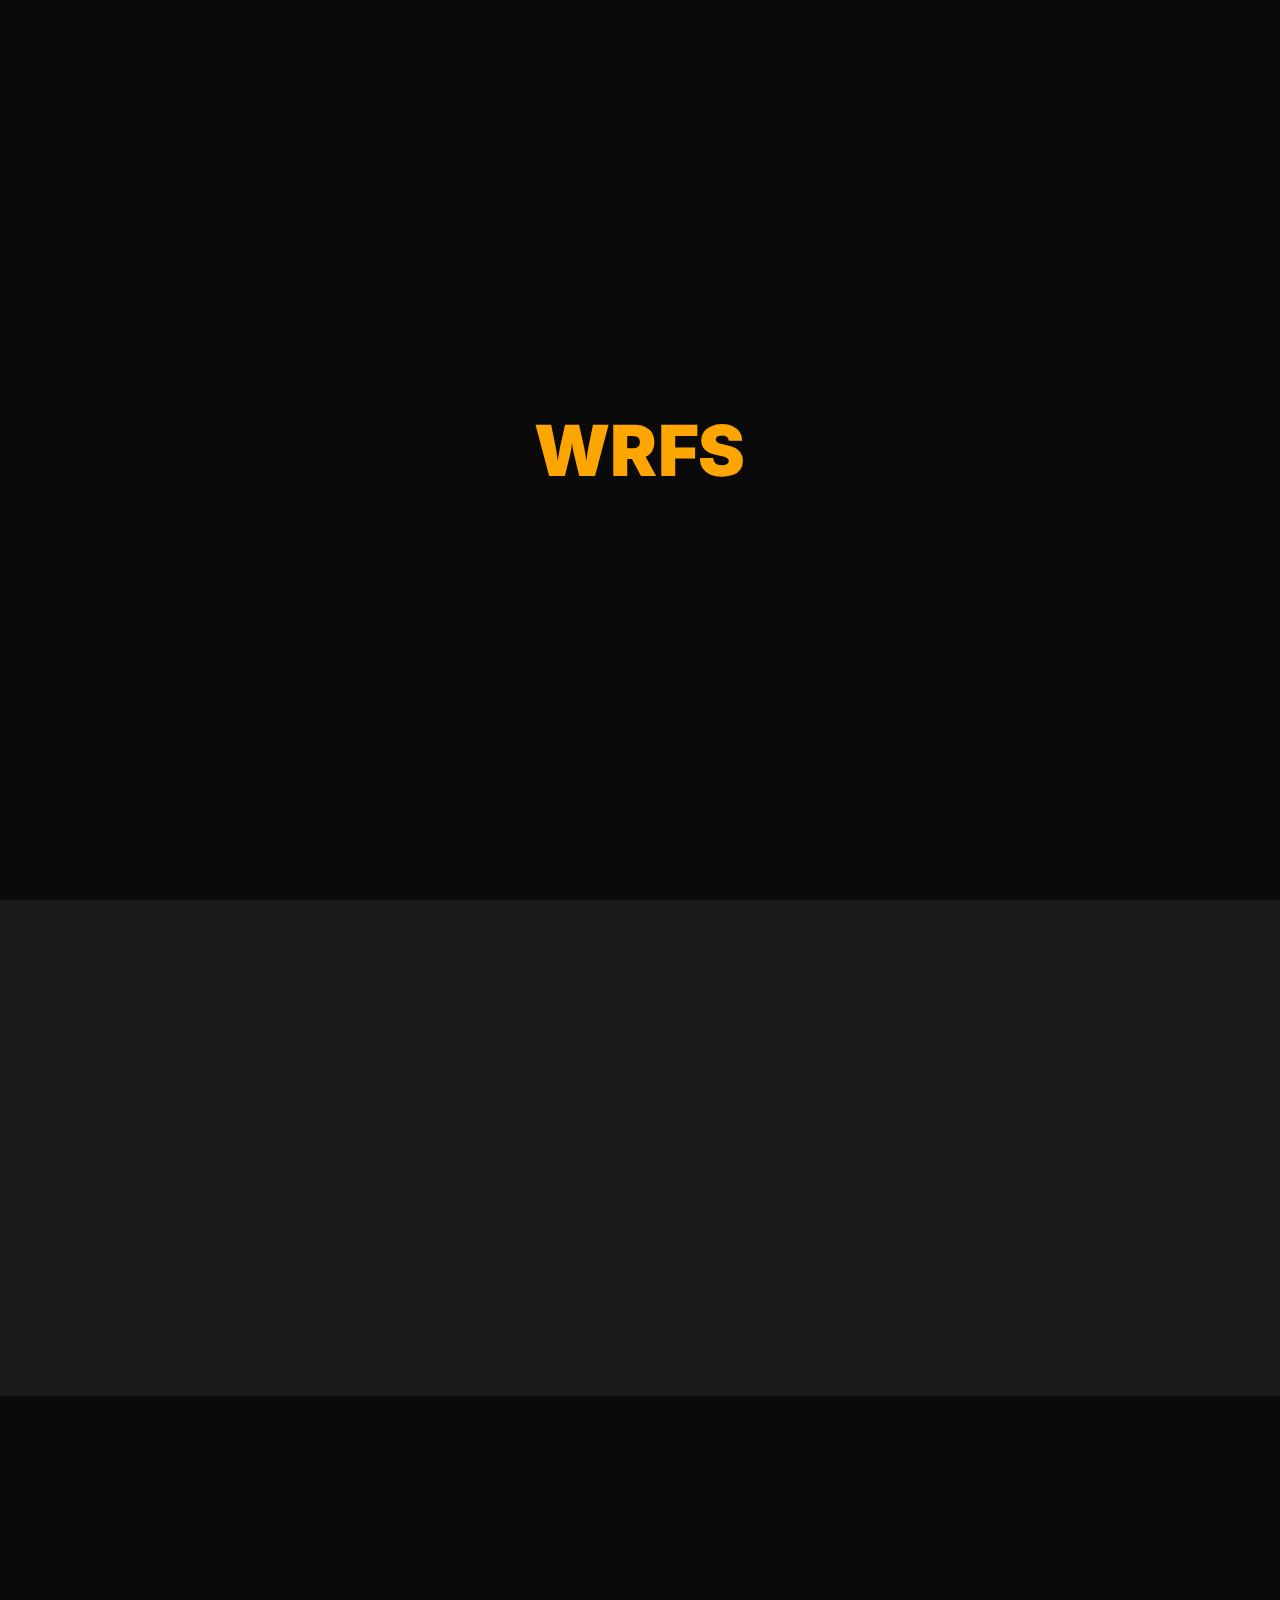
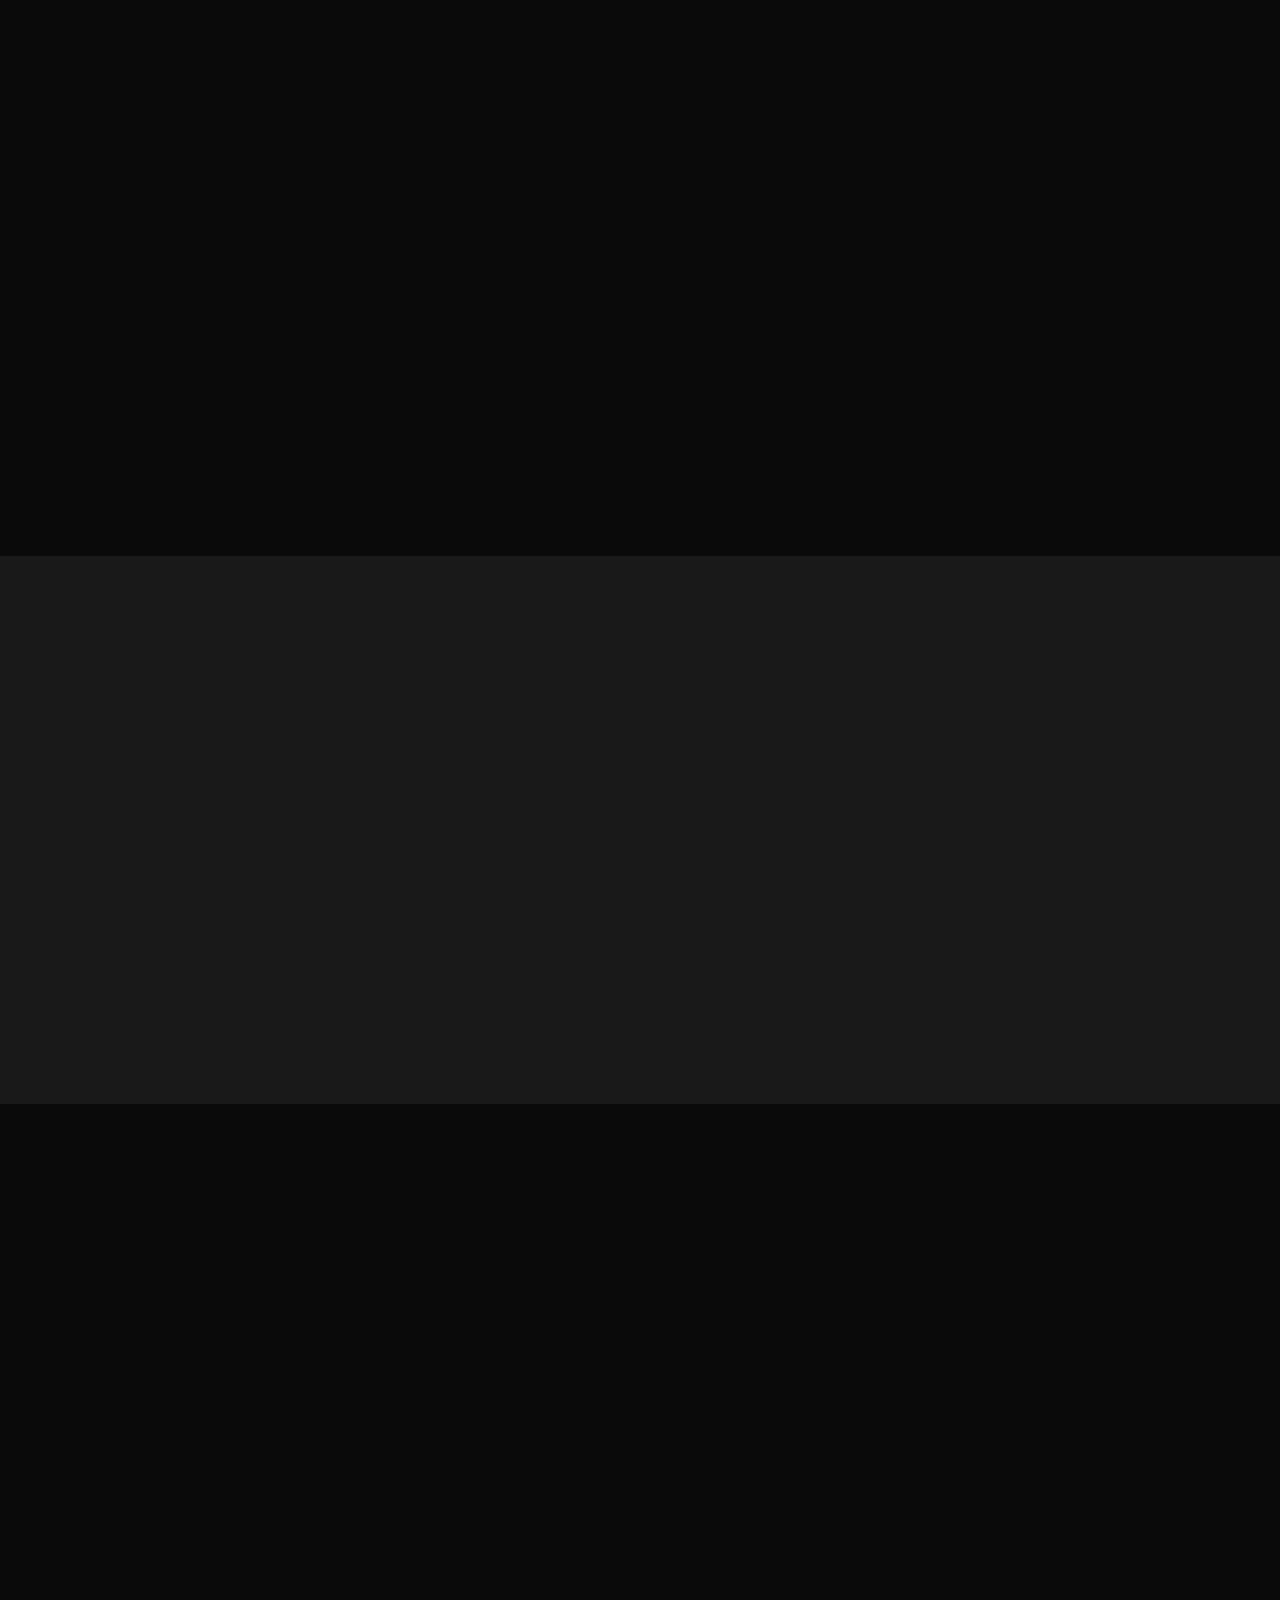
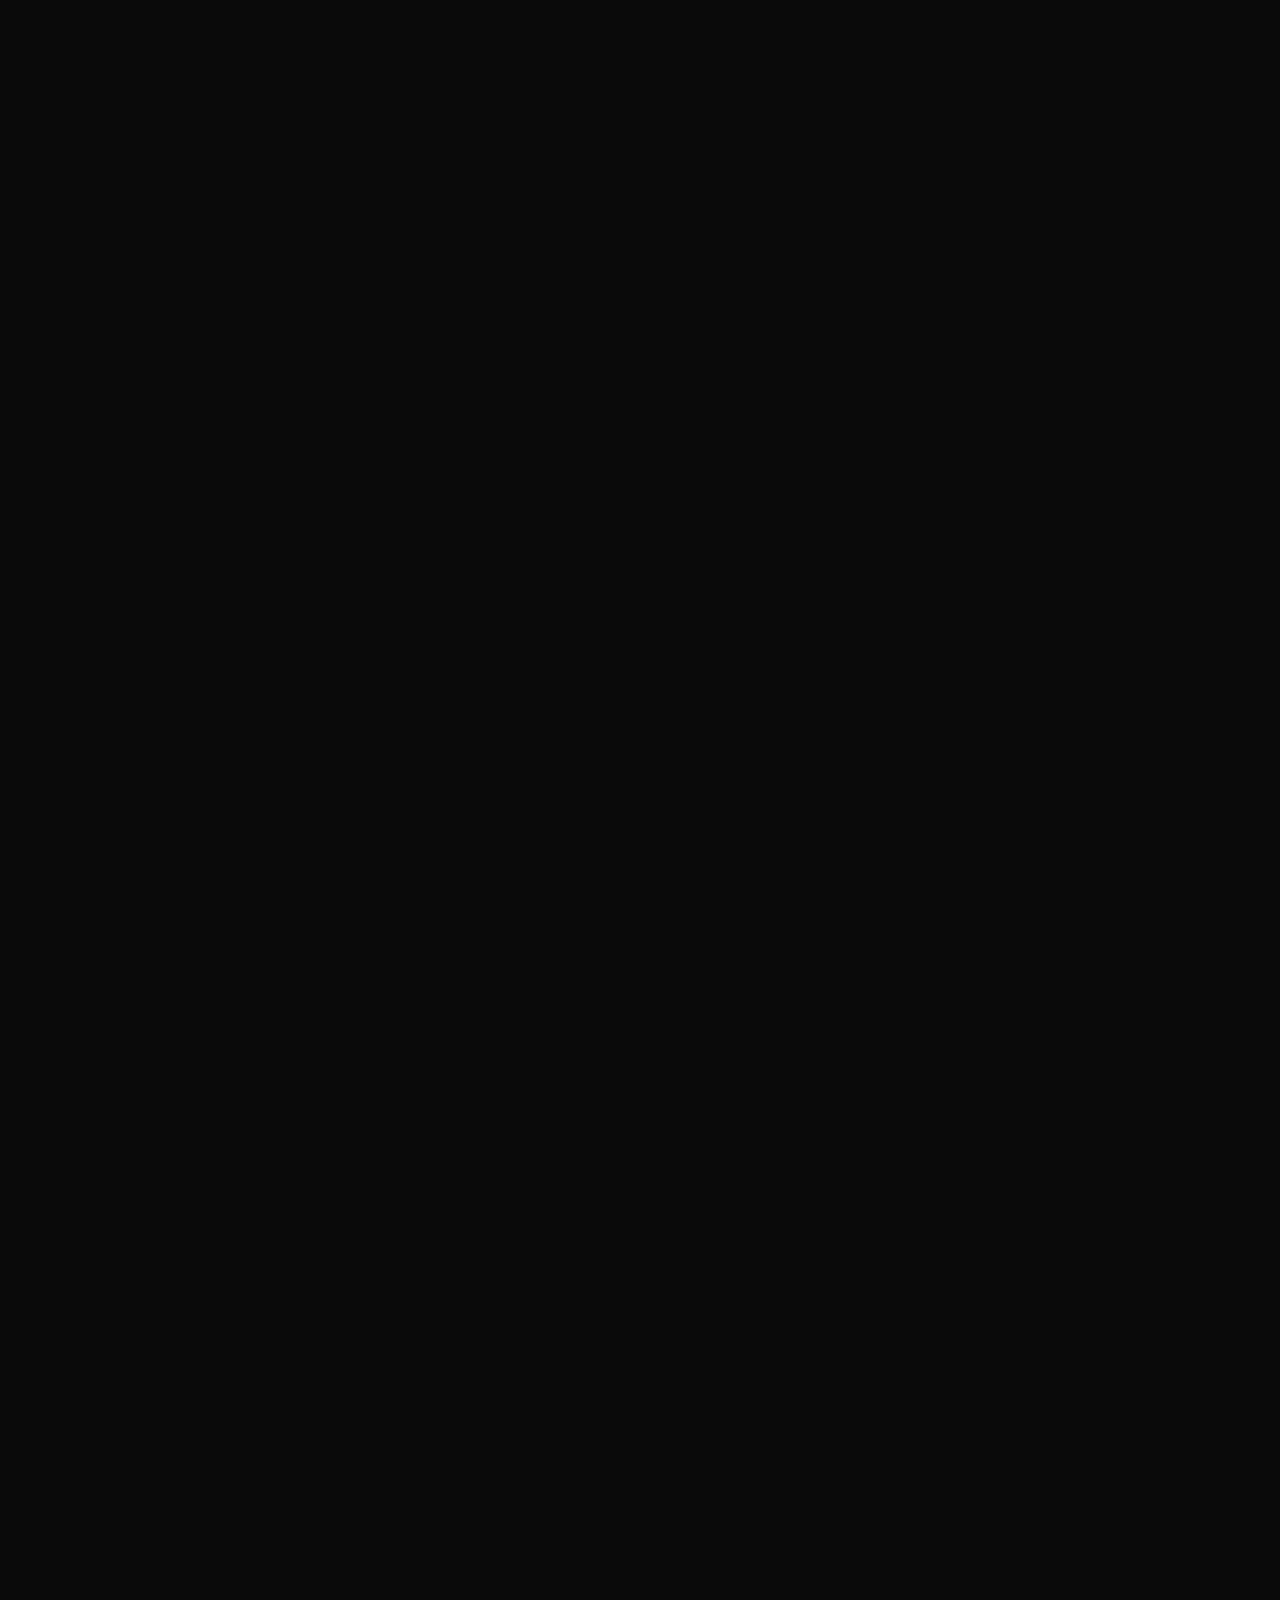
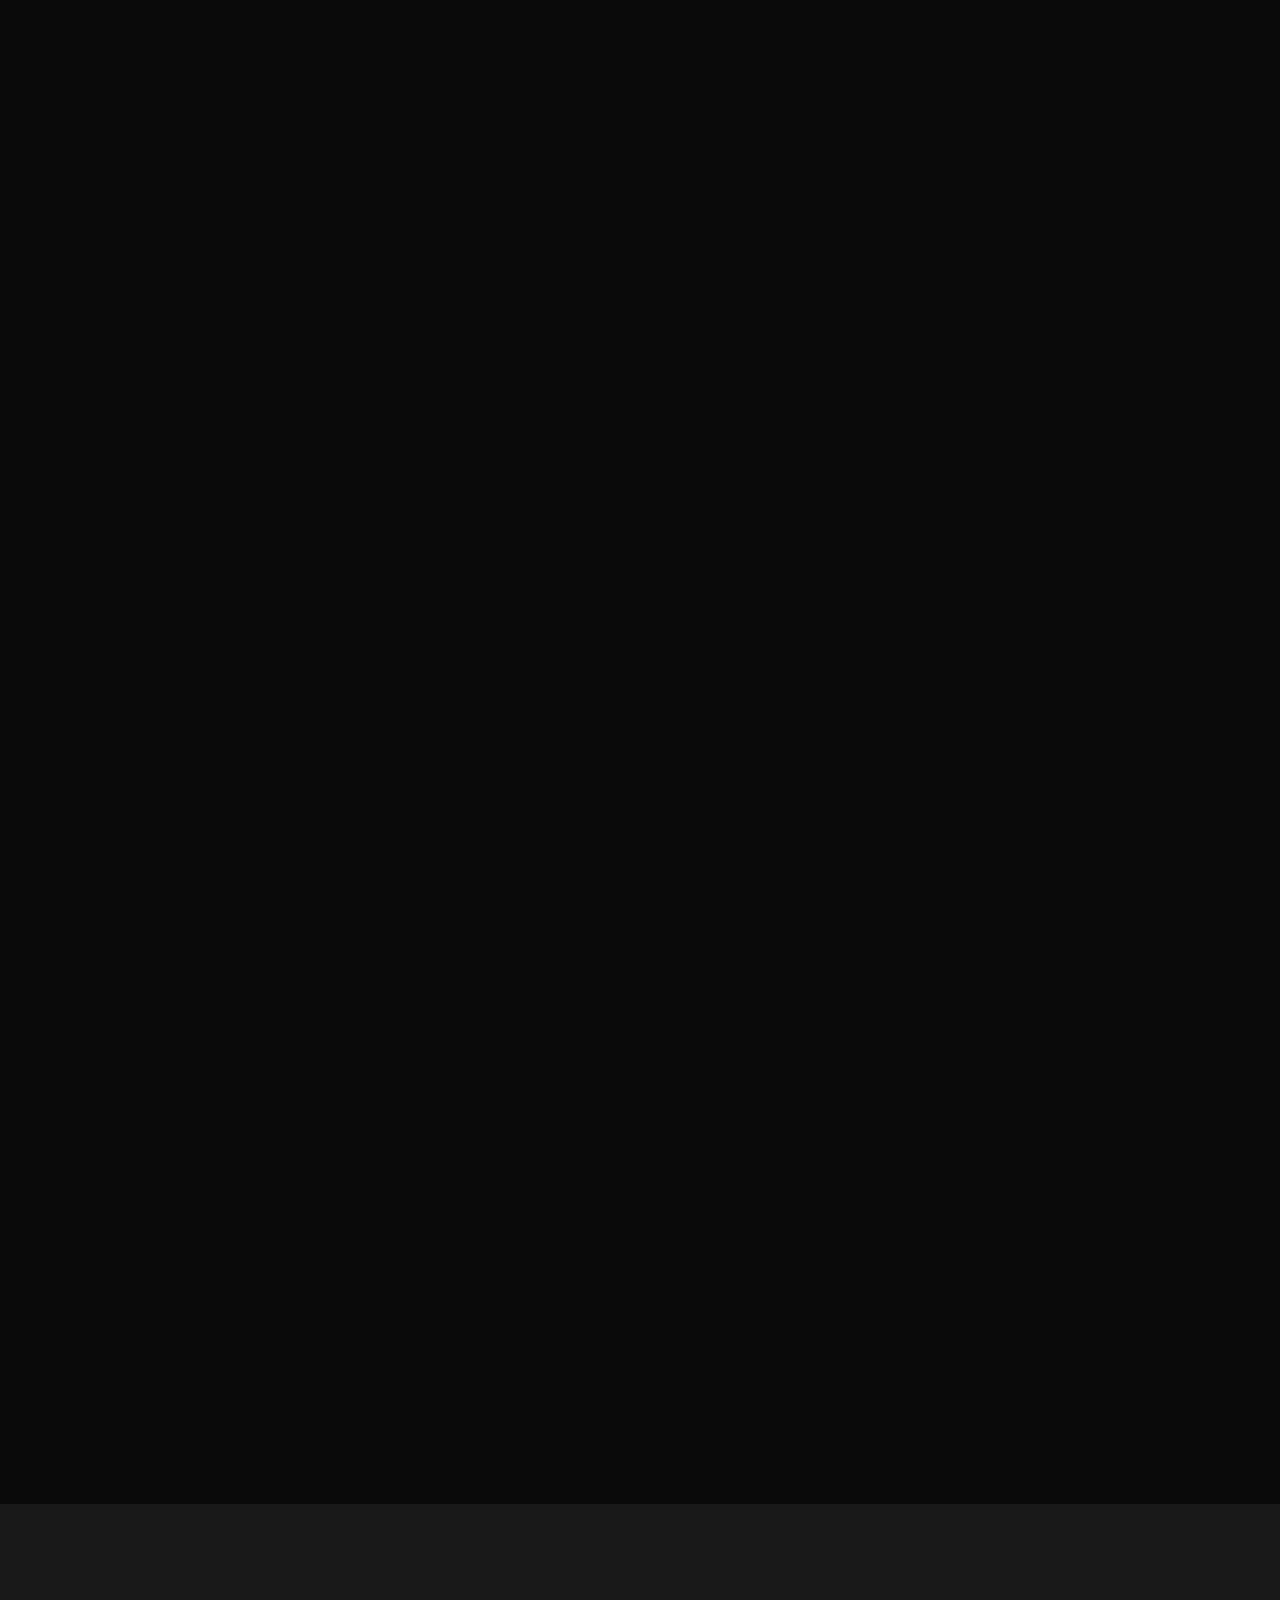
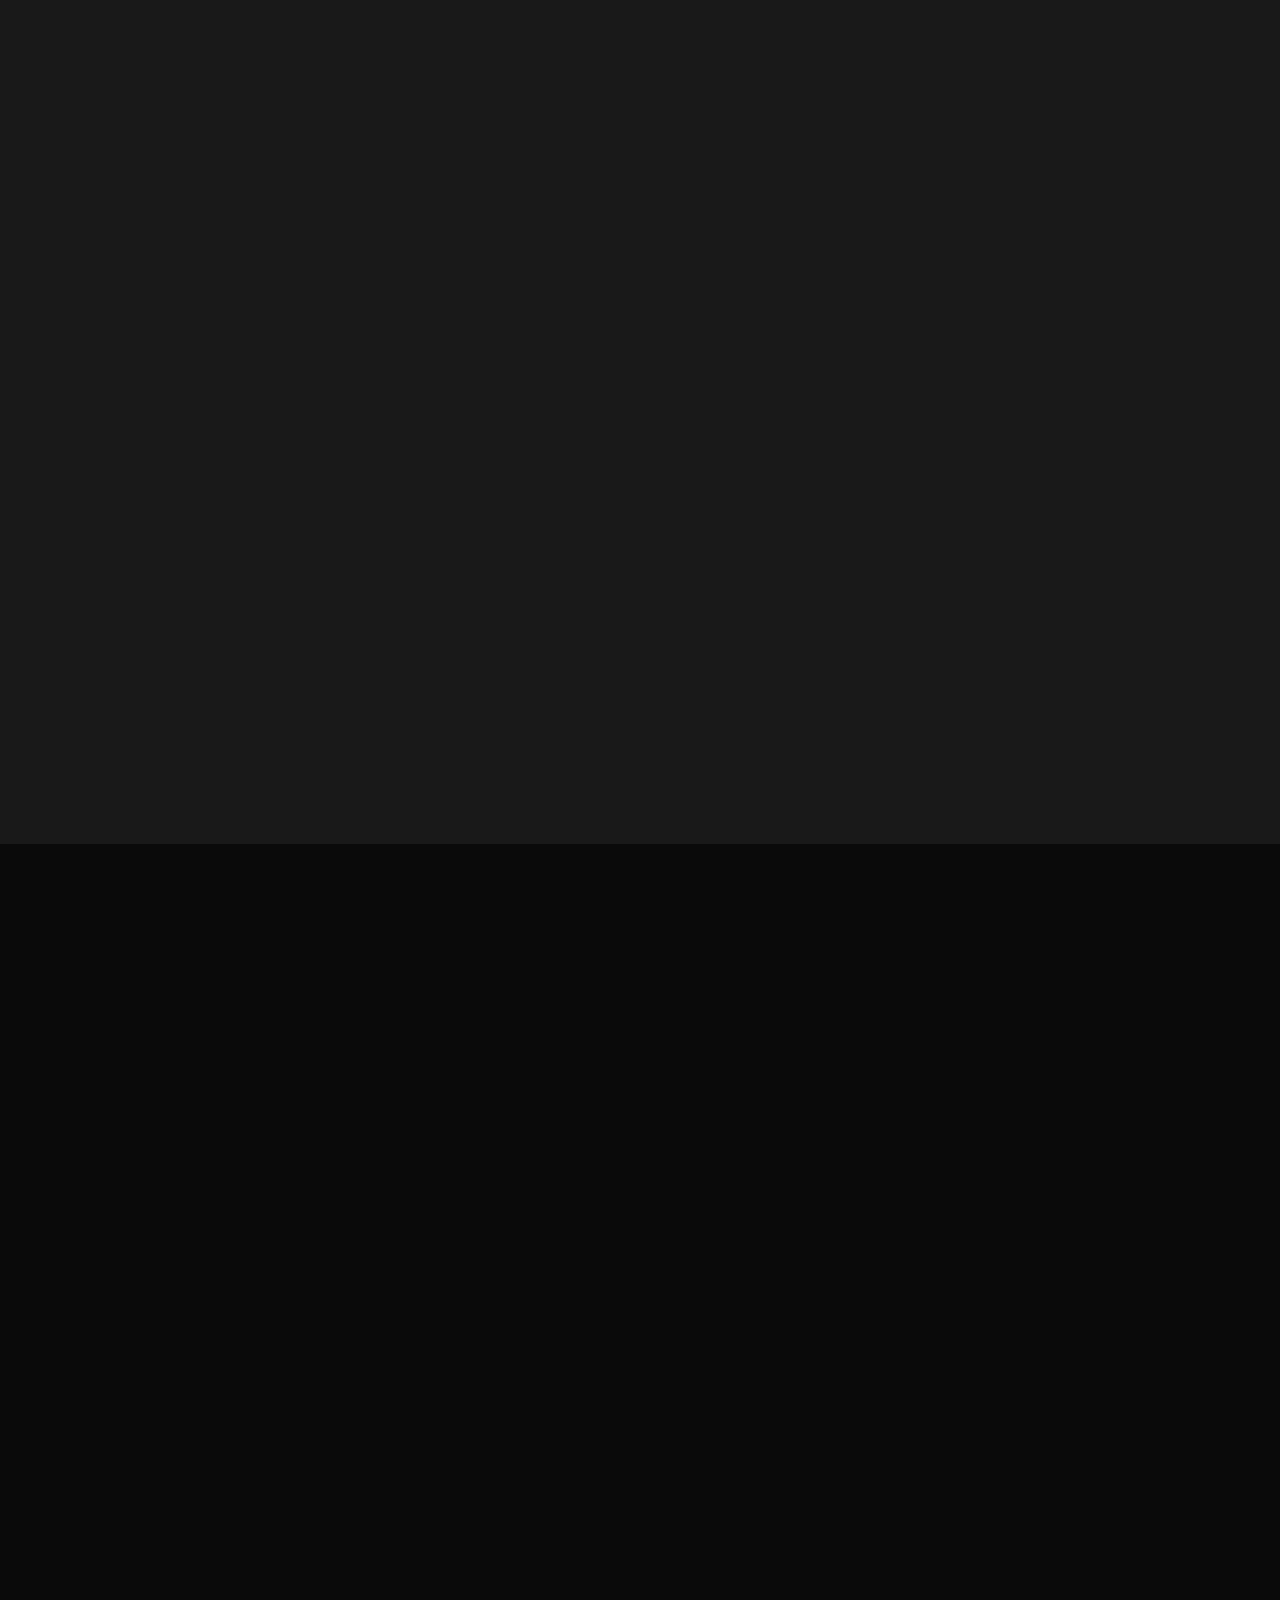
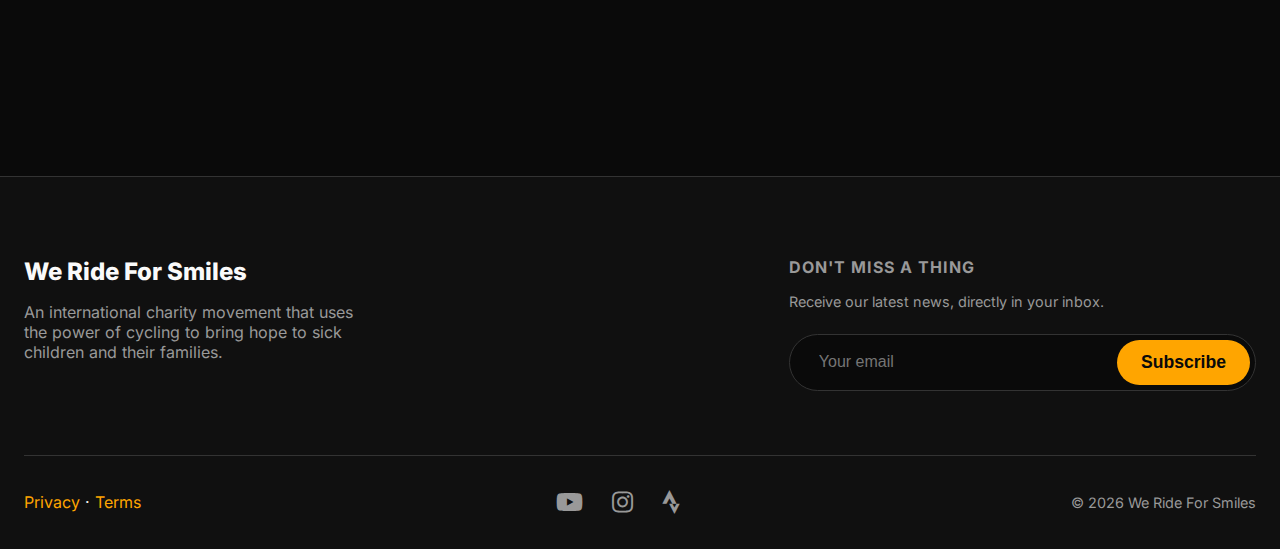
<file: wrfs/en/index.html>
<!DOCTYPE html>
<html lang="en" class="dark-mode">
<head>
    <meta charset="UTF-8">
    <meta name="viewport" content="width=device-width, initial-scale=1.0">
    <title>We Ride For Smiles | London-Barcelona Charity Cycle Challenge 2026</title>
    <meta name="description" content="June 2026. Take part in a 1500 km cycling challenge from London to Barcelona. Join our mission to turn every pedal stroke into hope for sick children.">
    <link rel="canonical" href="https://www.werideforsmiles.org/en/index.html" />

    <meta name="author" content="Ben Morin, bemorin.com">
    <meta name="copyright" content="© 2025 We Ride For Smiles. Site created by Ben Morin.">

    <!--
        Site created by Ben Morin, bemorin.com. All rights reserved.
        The We Ride For Smiles website and its content are protected by copyright.
        Any partial or total reproduction is prohibited without permission.
    -->

    <meta property="og:title" content="We Ride For Smiles | London-Barcelona Charity Cycle Challenge 2026" />
    <meta property="og:type" content="website" />
    <meta property="og:url" content="https://www.werideforsmiles.org/en/index.html" />
    <meta property="og:image" content="https://www.werideforsmiles.org/assets/hero-background.webp" />
    <meta property="og:description" content="Take part in a 1500 km challenge to support sick children. Every pedal stroke counts." />
    <meta property="og:site_name" content="We Ride For Smiles" />
    <meta property="og:locale" content="en_GB" />

    <meta name="twitter:card" content="summary_large_image">
    <meta name="twitter:title" content="We Ride For Smiles | London-Barcelona Charity Cycle Challenge 2026">
    <meta name="twitter:description" content="Take part in a 1500 km challenge to support sick children. Every pedal stroke counts.">
    <meta name="twitter:image" content="https://www.werideforsmiles.org/assets/hero-background.webp">

    <link rel="icon" href="../assets/wrfs_favicon.webp" type="image/png">
    <link rel="alternate" hreflang="fr" href="https://www.werideforsmiles.org/fr/index.html" />
    <link rel="alternate" hreflang="en" href="https://www.werideforsmiles.org/en/index.html" />
    <link rel="alternate" hreflang="es" href="https://www.werideforsmiles.org/es/index.html" />
    <link rel="alternate" hreflang="x-default" href="https://www.werideforsmiles.org/en/index.html" />

    <link rel="stylesheet" href="../css/fa-min.css">

    <link rel="preload" href="../fonts/inter-v19-latin-regular.woff2" as="font" type="font/woff2" crossorigin>
    <link rel="preload" href="../fonts/inter-v19-latin-italic.woff2" as="font" type="font/woff2" crossorigin>
    <link rel="preload" href="../fonts/inter-v19-latin-500.woff2" as="font" type="font/woff2" crossorigin>
    <link rel="preload" href="../fonts/inter-v19-latin-500italic.woff2" as="font" type="font/woff2" crossorigin>
    <link rel="preload" href="../fonts/inter-v19-latin-700.woff2" as="font" type="font/woff2" crossorigin>
    <link rel="preload" href="../fonts/inter-v19-latin-700italic.woff2" as="font" type="font/woff2" crossorigin>
    <link rel="preload" href="../fonts/inter-v19-latin-800.woff2" as="font" type="font/woff2" crossorigin>
    <link rel="preload" href="../fonts/inter-v19-latin-800italic.woff2" as="font" type="font/woff2" crossorigin>
    <link rel="preload" href="../fonts/inter-v19-latin-900.woff2" as="font" type="font/woff2" crossorigin>
    <link rel="preload" href="../fonts/inter-v19-latin-900italic.woff2" as="font" type="font/woff2" crossorigin>
    
    <style>
        /* === WE RIDE FOR SMILES - CORRECTED AND IMPROVED VERSION === */

        /* --- 1. FONDATIONS & THÈMES --- */
        /* inter-regular - latin */
        @font-face {
          font-display: swap; /* Check https://developer.mozilla.org/en-US/docs/Web/CSS/@font-face/font-display for other options. */
          font-family: 'Inter';
          font-style: normal;
          font-weight: 400;
          src: url('../fonts/inter-v19-latin-regular.woff2') format('woff2'); /* Chrome 36+, Opera 23+, Firefox 39+, Safari 12+, iOS 10+ */
        }
        /* inter-italic - latin */
        @font-face {
          font-display: swap; /* Check https://developer.mozilla.org/en-US/docs/Web/CSS/@font-face/font-display for other options. */
          font-family: 'Inter';
          font-style: italic;
          font-weight: 400;
          src: url('../fonts/inter-v19-latin-italic.woff2') format('woff2'); /* Chrome 36+, Opera 23+, Firefox 39+, Safari 12+, iOS 10+ */
        }
        /* inter-500 - latin */
        @font-face {
          font-display: swap; /* Check https://developer.mozilla.org/en-US/docs/Web/CSS/@font-face/font-display for other options. */
          font-family: 'Inter';
          font-style: normal;
          font-weight: 500;
          src: url('../fonts/inter-v19-latin-500.woff2') format('woff2'); /* Chrome 36+, Opera 23+, Firefox 39+, Safari 12+, iOS 10+ */
        }
        /* inter-500italic - latin */
        @font-face {
          font-display: swap; /* Check https://developer.mozilla.org/en-US/docs/Web/CSS/@font-face/font-display for other options. */
          font-family: 'Inter';
          font-style: italic;
          font-weight: 500;
          src: url('../fonts/inter-v19-latin-500italic.woff2') format('woff2'); /* Chrome 36+, Opera 23+, Firefox 39+, Safari 12+, iOS 10+ */
        }
        /* inter-700 - latin */
        @font-face {
          font-display: swap; /* Check https://developer.mozilla.org/en-US/docs/Web/CSS/@font-face/font-display for other options. */
          font-family: 'Inter';
          font-style: normal;
          font-weight: 700;
          src: url('../fonts/inter-v19-latin-700.woff2') format('woff2'); /* Chrome 36+, Opera 23+, Firefox 39+, Safari 12+, iOS 10+ */
        }
        /* inter-700italic - latin */
        @font-face {
          font-display: swap; /* Check https://developer.mozilla.org/en-US/docs/Web/CSS/@font-face/font-display for other options. */
          font-family: 'Inter';
          font-style: italic;
          font-weight: 700;
          src: url('../fonts/inter-v19-latin-700italic.woff2') format('woff2'); /* Chrome 36+, Opera 23+, Firefox 39+, Safari 12+, iOS 10+ */
        }
        /* inter-800 - latin */
        @font-face {
          font-display: swap; /* Check https://developer.mozilla.org/en-US/docs/Web/CSS/@font-face/font-display for other options. */
          font-family: 'Inter';
          font-style: normal;
          font-weight: 800;
          src: url('../fonts/inter-v19-latin-800.woff2') format('woff2'); /* Chrome 36+, Opera 23+, Firefox 39+, Safari 12+, iOS 10+ */
        }
        /* inter-800italic - latin */
        @font-face {
          font-display: swap; /* Check https://developer.mozilla.org/en-US/docs/Web/CSS/@font-face/font-display for other options. */
          font-family: 'Inter';
          font-style: italic;
          font-weight: 800;
          src: url('../fonts/inter-v19-latin-800italic.woff2') format('woff2'); /* Chrome 36+, Opera 23+, Firefox 39+, Safari 12+, iOS 10+ */
        }
        /* inter-900 - latin */
        @font-face {
          font-display: swap; /* Check https://developer.mozilla.org/en-US/docs/Web/CSS/@font-face/font-display for other options. */
          font-family: 'Inter';
          font-style: normal;
          font-weight: 900;
          src: url('../fonts/inter-v19-latin-900.woff2') format('woff2'); /* Chrome 36+, Opera 23+, Firefox 39+, Safari 12+, iOS 10+ */
        }
        /* inter-900italic - latin */
        @font-face {
          font-display: swap; /* Check https://developer.mozilla.org/en-US/docs/Web/CSS/@font-face/font-display for other options. */
          font-family: 'Inter';
          font-style: italic;
          font-weight: 900;
          src: url('../fonts/inter-v19-latin-900italic.woff2') format('woff2'); /* Chrome 36+, Opera 23+, Firefox 39+, Safari 12+, iOS 10+ */
        }
        :root {
          --font-sans: 'Inter', sans-serif;
          --color-background: #0A0A0A; --color-surface: #191919; --color-text-primary: #FAFAFA;
          --color-text-secondary: #999999; --color-primary: #FFA500; --color-primary-dark: #E59400;
          --color-border: #333333; --section-padding: 7rem 0; --container-width: 1280px;
        }
        html.light-mode {
          --color-background: #F5F5F5; --color-surface: #FFFFFF; --color-text-primary: #191919;
          --color-text-secondary: #555555; --color-border: #DDDDDD;
        }
        *, *::before, *::after { box-sizing: border-box; margin: 0; padding: 0; }
        html { scroll-behavior: smooth; }
        body { background-color: var(--color-background); color: var(--color-text-primary); font-family: var(--font-sans); -webkit-font-smoothing: antialiased; overflow-x: hidden; transition: background-color 0.4s ease, color 0.4s ease; }
        body.mobile-nav-open { overflow: hidden; }
        body.modal-open { overflow: hidden; }
        .container { max-width: var(--container-width); margin: 0 auto; padding: 0 1.5rem; }
        h1, h2, h3 { text-wrap: balance; }
        p, .lead { text-wrap: pretty; }
        a { color: var(--color-primary); text-decoration: none; transition: color 0.3s ease; }
        a:hover { color: var(--color-primary-dark); }
        a.btn, a.navbar-brand, .charity-logo, .nav-link { text-decoration: none !important; }
        .fa, .fas, .fab, .fa-solid { font-style: normal; }

        /* --- 2. LAYOUT & ANIMATIONS --- */
        .preloader { position: fixed; top: 0; left: 0; width: 100%; height: 100%; background-color: var(--color-background); z-index: 9999; display: flex; justify-content: center; align-items: center; transition: opacity 0.5s ease 0.2s, visibility 0.5s ease 0.2s; }
        .preloader.fade-out { opacity: 0; visibility: hidden; }
        .preloader-logo-container { font-family: var(--font-sans); font-weight: 900; font-size: clamp(1.5rem, 8vw, 4rem); color: var(--color-primary); display: flex; flex-wrap: wrap; justify-content: center; white-space: nowrap; transition: transform 0.8s cubic-bezier(0.86, 0, 0.07, 1); }
        .preloader .word { display: inline-flex; margin: 0 0.25em; transition: margin 1s cubic-bezier(0.86, 0, 0.07, 1); }
        .preloader .char { display: inline-block; overflow: hidden; }
        .preloader .lower { transition: max-width 1s cubic-bezier(0.86, 0, 0.07, 1), opacity 0.5s ease; max-width: 2em; opacity: 1; }
        .preloader.start-animation .lower { max-width: 0; opacity: 0; }
        .preloader.start-animation .word { margin: 0; }
        .preloader.start-animation .preloader-logo-container { transform: scale(1.1); }
        .preloader.disappear-up .preloader-logo-container { transform: translateY(-50px) scale(1.1); opacity: 0; }
        .fade-in-up { opacity: 0; transform: translateY(30px); transition: opacity 0.8s cubic-bezier(0.165, 0.84, 0.44, 1), transform 0.8s cubic-bezier(0.165, 0.84, 0.44, 1); }
        .fade-in-up.is-visible { opacity: 1; transform: translateY(0); }
        .delay-1 { transition-delay: 0.1s; } .delay-2 { transition-delay: 0.2s; } .delay-3 { transition-delay: 0.3s; }

        /* --- 3. NAVIGATION --- */
        .navbar { position: fixed; top: 0; left: 0; width: 100%; padding: 1.5rem 0; z-index: 1000; transition: background-color 0.3s ease; }
        .navbar.scrolled { background-color: rgba(10, 10, 10, 0.8); backdrop-filter: blur(10px); }
        html.light-mode .navbar.scrolled { background-color: rgba(255, 255, 255, 0.8); }
        .navbar-content { display: flex; justify-content: space-between; align-items: center; }
        .navbar-brand { font-weight: 900; font-size: 1.8rem; color: var(--color-text-primary); z-index: 1001; }
        .nav-menu { display: flex; align-items: center; gap: 1.5rem; }
        .nav-links-desktop { display: none; }
        .nav-link { color: var(--color-text-primary); font-weight: 500; margin: 0 1rem; }
        .nav-link-button { background: none; border: none; font-family: inherit; font-size: inherit; color: var(--color-text-primary); font-weight: 500; cursor: pointer; padding: 0; margin: 0 1rem; transition: color 0.3s ease; }
        .nav-link-button:hover { color: var(--color-primary-dark); }
        .nav-controls { display: flex; align-items: center; gap: 1.5rem; z-index: 1001; }
        /* --- AJOUTS POUR LA NAVIGATION MOBILE --- */
        .btn-mobile-involved {
            display: none !important;
            transition: opacity 0.3s ease, transform 0.3s ease;
        }

        @media (min-width: 992px) {
            .btn-mobile-involved {
                display: none !important;
            }
        }

        @media (max-width: 991px) {
            .nav-links-desktop .btn-desktop-involved {
                display: none !important;
            }
            .nav-controls {
                display: flex;
                align-items: center;
                gap: 1.5rem;
                transition: width 0.3s ease;
            }
            .nav-controls.scrolled-mobile {
                transition: width 0.3s ease;
            }
            .nav-controls.scrolled-mobile .lang-switcher,
            .nav-controls.scrolled-mobile .theme-switch {
                display: none;
                transform: translateY(-20px);
                transition: display 0.3s ease, transform 0.3s ease;
            }
            .nav-controls.scrolled-mobile .btn-mobile-involved {
                display: inline-block !important;
                opacity: 1;
                transform: translateY(0);
                left: auto;
                animation: fadeIn 0.3s ease forwards;
            }
        }
        @keyframes fadeIn {
            from { opacity: 0; transform: translateY(20px); }
            to { opacity: 1; transform: translateY(0); }
        }
        .lang-switcher { position: relative; }
        .lang-switcher .selected-lang { color: var(--color-text-secondary); font-weight: 700; cursor: pointer; }
        .lang-switcher .lang-dropdown { position: absolute; top: 100%; left: 50%; background-color: var(--color-surface); border: 1px solid var(--color-border); border-radius: 8px; padding: 0.5rem; margin-top: 0.5rem; list-style: none; opacity: 0; visibility: hidden; transform: translateX(-50%) translateY(10px); transition: all 0.3s ease; }
        .lang-switcher:hover .lang-dropdown { opacity: 1; visibility: visible; transform: translateX(-50%) translateY(0); }
        .lang-switcher .lang-dropdown a { display: block; padding: 0.5rem 1rem; color: var(--color-text-primary); }
        .lang-switcher .lang-dropdown a:hover { color: var(--color-primary); }
        .theme-switch { background: none; border: none; color: var(--color-text-primary); font-size: 1.2rem; cursor: pointer; line-height: 0; }
        .theme-switch svg { width: 24px; height: 24px; transition: transform 0.4s ease; }
        .nav-toggle { display: none; background: none; border: none; color: var(--color-text-primary); font-size: 1.5rem; cursor: pointer; z-index: 1001; }

        /* --- 3B. MENU MOBILE --- */
        .nav-mobile-overlay { position: fixed; top: 0; left: 0; width: 100%; height: 100%; background-color: var(--color-background); z-index: 1002; display: flex; flex-direction: column; padding: 1.5rem; transform: translateY(-100%); visibility: hidden; transition: transform 0.4s cubic-bezier(0.25, 1, 0.5, 1), visibility 0s 0.4s; }
        .nav-mobile-overlay.is-active { transform: translateY(0); visibility: visible; transition: transform 0.4s cubic-bezier(0.25, 1, 0.5, 1); }
        .nav-mobile-header { display: flex; justify-content: space-between; align-items: center; width: 100%; margin-bottom: 4rem; }
        .nav-mobile-close { background: none; border: none; color: var(--color-text-primary); font-size: 2rem; cursor: pointer; }
        .nav-mobile-links { display: flex; flex-direction: column; align-items: center; justify-content: center; flex-grow: 1; }
        .nav-mobile-overlay .nav-link, .nav-mobile-overlay .nav-link-button { font-size: 2rem; margin: 1rem 0; opacity: 0; transform: translateY(20px); transition: opacity 0.4s ease, transform 0.4s ease; }
        .nav-mobile-overlay.is-active .nav-mobile-links > * { opacity: 1; transform: translateY(0); }
        .nav-mobile-overlay.is-active .nav-mobile-links > *:nth-child(1) { transition-delay: 0.2s; }
        .nav-mobile-overlay.is-active .nav-mobile-links > *:nth-child(2) { transition-delay: 0.25s; }
        .nav-mobile-overlay.is-active .nav-mobile-links > *:nth-child(3) { transition-delay: 0.3s; }
        .nav-mobile-overlay.is-active .nav-mobile-links > *:nth-child(4) { transition-delay: 0.35s; }
        .nav-mobile-overlay.is-active .nav-mobile-links > *:nth-child(5) { transition-delay: 0.4s; }
        .nav-mobile-overlay.is-active .nav-mobile-links > *:nth-child(6) { transition-delay: 0.45s; }
        .nav-mobile-overlay .btn { margin-top: 2rem; opacity: 0; transform: translateY(20px); transition: opacity 0.4s ease 0.5s, transform 0.4s ease 0.5s; }
        .nav-mobile-overlay.is-active .btn { opacity: 1; transform: translateY(0); }
        
        /* --- 4. HÉROS --- */
        .hero { min-height: 100vh; padding-top: 120px; display: flex; align-items: center; position: relative; overflow: hidden; background-color: var(--color-background); }
        .hero::before { content: ''; position: absolute; top: 0; left: 0; right: 0; bottom: 0; z-index: 1; background: linear-gradient(to right, var(--color-background) 30%, transparent 70%), url('../assets/hero-background-dark.webp') no-repeat bottom right; background-size: cover; animation: kenburns 30s ease-out infinite; }
        html.light-mode .hero::before { background: linear-gradient(to right, var(--color-background) 30%, transparent 70%), url('../assets/hero-background-light.webp') no-repeat bottom right; background-size: cover; }
        @keyframes kenburns { 0% { background-position: 80% 100%; } 50% { background-position: 100% 100%; } 100% { background-position: 80% 100%; } }
        .hero-content { position: relative; z-index: 2; }
        h1 { font-size: clamp(2rem, min(7vw, 10vh), 5rem); font-weight: 900; letter-spacing: -0.04em; line-height: clamp(2rem, min(7vw, 10vh), 5rem); }
        .hero-content .lead { font-size: 1.2rem; max-width: 580px; margin: 1.5rem 0 2.5rem 0; color: var(--color-text-secondary); }
        @media (max-width: 767px) {
            .hero-content .lead { font-size: 0.9rem; }
        }
        @media (max-width: 992px) {
            .hero { padding-top: 100px; }
        }
        @media (max-width: 1200px) {
            .hero { align-items: start; }
        }
        html.light-mode .hero-content .lead { color: var(--color-text-primary); opacity: 0.9; }
        .countdown-timer { display: flex; gap: 1.5rem; margin-top: 2.5rem;margin-bottom: 2.5rem; }
        .timer-item { text-align: center; }
        .timer-value { font-size: clamp(2.5rem, 6vw, 4rem); font-weight: 900; color: var(--color-primary); line-height: 1; }
        .timer-label { font-size: 0.9rem; color: var(--color-text-secondary); text-transform: uppercase; letter-spacing: 1px; }
        .btn { display: inline-block; padding: 0.75rem 1.5rem; border-radius: 50px; font-weight: 700; font-size: 1.1rem; text-align: center; transition: all 0.3s ease; border: none; cursor: pointer; position: relative; }
        @media (max-width: 767px) {
            .btn { font-size: 1rem; }
        }
        .btn:hover { transform: scale(1.05); }
        .btn-primary { background: var(--color-primary); color: #0A0A0A; }
        .btn-primary:hover { background: var(--color-primary-dark); }
        .btn-secondary { background-color: transparent; color: var(--color-text-primary); box-shadow: inset 0 0 0 2px var(--color-text-primary); }
        .btn-secondary:hover { background-color: var(--color-text-primary); color: var(--color-background); }
        .cta-buttons { display: flex; flex-wrap: wrap; gap: 1rem; align-items: center; }
        .cta-buttons .btn { margin: 0; }

        /* --- 5. SECTIONS --- */
        .section { padding: var(--section-padding); }
        .section-surface { background-color: var(--color-surface); }
        .section h2 { max-width: 800px; margin: 0 auto 3rem auto; text-align: center; font-size: clamp(1.8rem, 5vw, 3.5rem); }
        #mission.section h2 { margin-bottom: 0; }
        .stats-grid { display: grid; grid-template-columns: repeat(2, 1fr); gap: 2rem; max-width: 800px; margin: 4rem auto 0 auto; text-align: center; }
        .stat-item .stat-number { font-size: clamp(3.5rem, 10vw, 6rem); font-weight: 900; color: var(--color-primary); line-height: 1; }
        .stat-item .stat-label { color: var(--color-text-secondary); font-weight: 500; margin-top: 0.5rem; }
        
        /* --- 6. CAUSES --- */
        .charity-grid { display: grid; grid-template-columns: 1fr; gap: 2rem; margin-top: 4rem; }
        .charity-category { background-color: #FFF; padding: 2.5rem; border-radius: 12px; }
        .charity-category h3 { color: var(--color-primary); margin-bottom: 2rem; font-weight: 700; border-bottom: 1px solid #DDDDDD; padding-bottom: 1rem; }
        .charity-logo { display: flex; align-items: center; justify-content: center; gap: 1.5rem; padding: 1rem; margin: 0 -1rem 1rem -1rem; border-radius: 8px; transition: background-color 0.3s ease; }
        .charity-logo:hover { background-color: rgba(128, 128, 128, 0.1); }
        .charity-logo img { max-height: 50px; width: auto }
        .charity-logo span { font-weight: 500; font-size: 1.1rem; color: #000; }

        /* --- 7. VALEURS --- */
        .values-container { position: relative; min-height: 400vh; }
        .values-sticky { position: sticky; top: 0; height: 100vh; display: flex; justify-content: center; align-items: center; overflow: hidden; }
        .value-step { position: absolute; top: 0; left: 0; width: 100%; height: 100%; display: flex; justify-content: center; align-items: center; text-align: center; opacity: 0; transform: scale(0.95); transition: opacity 0.6s ease-in-out, transform 0.6s ease-in-out; }
        .value-step.is-active { opacity: 1; transform: scale(1); }
        .value-content { max-width: 600px; padding: 1rem; }
        .value-content .value-title { font-size: clamp(4rem, 15vw, 10rem); line-height: 1; font-weight: 900; color: var(--color-primary); }
        .value-content .value-subtitle { font-size: 1.5rem; font-weight: 700; margin-top: 1rem; color: var(--color-text-primary); }
        .value-content p { font-size: 1.1rem; color: var(--color-text-secondary); margin-top: 1.5rem; }
        .value-next-btn { position: absolute; bottom: 2.5rem; left: 50%; background: var(--color-primary); color: #0A0A0A; border: none; border-radius: 50px; padding: 1rem 2rem; font-weight: 700; font-size: 1rem; cursor: pointer; opacity: 0; transform: translateX(-50%) translateY(20px); transition: opacity 0.4s ease, transform 0.4s ease; visibility: hidden; }
        .value-next-btn.is-visible { opacity: 1; transform: translateX(-50%) translateY(0); visibility: visible; }
        
        /* --- 8. ÉQUIPE --- */
        .team-grid { display: flex; flex-wrap: wrap; justify-content: center; gap: 2rem; margin-top: 4rem; max-width: 1100px; margin-left: auto; margin-right: auto; }

        .team-member { position: relative; border-radius: 12px; overflow: hidden; cursor: pointer; aspect-ratio: 1 / 1.2; box-shadow: 0 10px 20px rgba(0,0,0,0.1); background-color: var(--color-background); flex: 0 1 340px; }
        .team-member img {
            width: 100%;
            height: 100%;
            object-fit: cover;
            transition: transform 0.4s cubic-bezier(0.25, 1, 0.5, 1);
        }
        .team-member:hover img { transform: scale(1.05); }
        .team-member-overlay {
            position: absolute;
            bottom: 0;
            left: 0;
            width: 100%;
            padding: 3rem 1.5rem 1.5rem 1.5rem;
            background: linear-gradient(to top, rgba(0,0,0,0.85) 20%, transparent);
            transition: opacity 0.4s ease;
        }
        .team-member-info { transform: translateY(10px); transition: transform 0.4s ease; }
        .team-member:hover .team-member-info { transform: translateY(0); }
        .team-member-info h3 {
            font-size: 1.5rem;
            font-weight: 700;
            color: #FFFFFF;
            margin: 0 0 0.25rem 0;
            text-shadow: 1px 1px 3px rgba(0,0,0,0.5);
        }
        .team-member-info span {
            font-size: 1rem;
            color: var(--color-primary);
            font-weight: 500;
        }
        .team-modal-content { padding: 0 !important; max-width: 800px; }
        .team-modal-grid { display: grid; grid-template-columns: 1fr; }
        .team-modal-image {
            width: 100%;
            height: 250px;
            overflow: hidden;
            border-top-left-radius: 12px;
            border-top-right-radius: 12px;
        }
        .team-modal-image img {
            width: 100%;
            height: 100%;
            object-fit: cover;
            object-position: center 20%;
        }
        .team-modal-details { padding: 2.5rem; }
        .team-modal-details h3 {
            font-size: 2.2rem;
            font-weight: 800;
            margin: 0 0 0.25rem 0;
        }
        .team-modal-role {
            display: block;
            font-size: 1.1rem;
            font-weight: 700;
            color: var(--color-primary);
            margin-bottom: 1.5rem;
        }
        .team-modal-details p { color: var(--color-text-secondary); line-height: 1.7; margin-bottom: 1rem; }
        .team-modal-socials { margin-top: 2rem; display: flex; gap: 1.5rem; }
        .team-modal-socials a {
            color: var(--color-text-secondary);
            font-size: 1.8rem;
            transition: color 0.3s ease, transform 0.3s ease;
            position: relative;
        }
        .team-modal-socials a:hover { color: var(--color-primary); transform: translateY(-3px); }
        /* --- Styles pour la carte "Rejoindre l'équipe" --- */
        .team-member--join {
            background-color: transparent;
            border: 3px dashed var(--color-border);
            display: flex;
            align-items: center;
            justify-content: center;
            text-align: center;
            transition: border-color 0.3s ease, background-color 0.3s ease, transform 0.3s ease;
        }

        .team-member--join:hover {
            border-color: var(--color-primary);
            background-color: rgba(255, 165, 0, 0.05);
            transform: translateY(-5px);
        }

        .join-card-content { transition: transform 0.3s ease; }

        .team-member--join:hover .join-card-content { transform: scale(1.05); }

        .join-card-content i {
            font-size: 3rem;
            color: var(--color-text-secondary);
            margin-bottom: 1.5rem;
            transition: color 0.3s ease;
        }

        .team-member--join:hover .join-card-content i { color: var(--color-primary); }

        .join-card-content h3 {
            font-size: 1.5rem;
            color: var(--color-text-primary);
            margin: 0 0 0.25rem 0;
        }

        .join-card-content span {
            color: var(--color-text-secondary);
            font-weight: 500;
        }

        /* Style de la bulle du tooltip (::after) */
        .team-modal-socials a::after {
            content: attr(aria-label); /* Récupère le texte de l'aria-label ! */
            position: absolute;
            bottom: 150%; /* Positionne le tooltip au-dessus de l'icône */
            left: 50%;
            transform: translateX(-50%);

            /* Apparence */
            background-color: var(--color-surface);
            color: var(--color-text-primary);
            padding: 0.5rem 1rem;
            border-radius: 8px;
            font-size: 0.9rem;
            font-weight: 500;
            white-space: nowrap; /* Empêche le texte de passer à la ligne */
            box-shadow: 0 4px 15px rgba(0, 0, 0, 0.2);

            /* État initial (caché) */
            opacity: 0;
            visibility: hidden;
            transition: opacity 0.2s ease, transform 0.2s ease;
        }

        /* Style de la petite flèche du tooltip (::before) */
        .team-modal-socials a::before {
            content: '';
            position: absolute;
            bottom: 150%;
            left: 50%;
            transform: translateX(-50%) translateY(16px); /* Décale la flèche sous la bulle */

            /* Création du triangle avec les bordures */
            border: 8px solid transparent;
            border-top-color: var(--color-surface);

            /* État initial (caché) */
            opacity: 0;
            visibility: hidden;
            transition: opacity 0.2s ease, transform 0.2s ease;
        }

        /* --- Comportement au survol --- */

        /* Uniquement pour les appareils qui peuvent survoler (pas les mobiles) */
        @media (hover: hover) and (min-width: 768px) {
            .team-modal-socials a:hover::before,
            .team-modal-socials a:hover::after {
                opacity: 1;
                visibility: visible;
                bottom: 140%; /* Effet de "pop" vers le haut */
            }
        }

        /* --- 9. FAQ --- */
        .faq-container { max-width: 800px; margin: 4rem auto 0 auto; }
        .faq-item { background-color: var(--color-surface); border-radius: 8px; margin-bottom: 1rem; border: 1px solid var(--color-border); overflow: hidden; }
        .faq-question { padding: 1.75rem 4rem 1.75rem 1.75rem; font-weight: 700; font-size: 1.2rem; cursor: pointer; position: relative; background: none; border: none; width: 100%; text-align: left; color: var(--color-text-primary); transition: background-color 0.3s ease; }
        .faq-question:hover { background-color: rgba(255, 165, 0, 0.05); }
        .faq-question::after { content: '+'; position: absolute; right: 1.75rem; top: 50%; transform: translateY(-50%); font-size: 2rem; transition: transform 0.3s ease; color: var(--color-primary); }
        .faq-question.active::after { transform: translateY(-50%) rotate(45deg); }
        .faq-answer { overflow: hidden; transition: height 0.4s cubic-bezier(0.4, 0, 0.2, 1); height: 0; }
        .faq-answer-content { padding: 1.75rem; color: var(--color-text-secondary); line-height: 1.6; }
        .faq-answer-content p { margin-bottom: 0; }
        
        /* --- 10. MODALE --- */
        .modal-overlay { position: fixed; top: 0; left: 0; width: 100%; height: 100%; background: rgba(0,0,0,0.85); z-index: 2000; display: flex; justify-content: center; align-items: center; opacity: 0; visibility: hidden; transition: opacity 0.3s ease, visibility 0.3s; }
        .modal-overlay.is-active { opacity: 1; visibility: visible; }
        .modal-content { background: var(--color-surface); border-radius: 12px; padding: 2.5rem; width: 90%; max-width: 850px; position: relative; transform: translateY(100%); transition: transform 0.4s cubic-bezier(0.25, 1, 0.5, 1); }
        #involve-modal .modal-content, .team-modal-content { max-height: 90vh; overflow-y: auto; }
        #involve-modal .modal-content::-webkit-scrollbar, .team-modal-content::-webkit-scrollbar { width: 8px; }
        #involve-modal .modal-content::-webkit-scrollbar-track, .team-modal-content::-webkit-scrollbar-track { background: var(--color-background); border-radius: 10px; }
        #involve-modal .modal-content::-webkit-scrollbar-thumb, .team-modal-content::-webkit-scrollbar-thumb { background-color: var(--color-border); border-radius: 10px; border: 2px solid var(--color-background); }
        #involve-modal .modal-content::-webkit-scrollbar-thumb:hover, .team-modal-content::-webkit-scrollbar-thumb:hover { background-color: var(--color-primary); }
        .modal-overlay.is-active .modal-content { transform: translateY(0); }
        .modal-close { position: absolute; top: 1rem; right: 1rem; background: none; border: none; color: var(--color-text-secondary); font-size: 2rem; cursor: pointer; z-index: 10; }
        .modal-header { text-align: center; margin-bottom: 2.5rem; }
        .icon-header { color: var(--color-primary); font-size: 3rem; margin-bottom: 1rem; }
        .modal-content h3 { font-size: 1.8rem; font-weight: 800; margin-bottom: 0.5rem; }
        .modal-intro { color: var(--color-text-secondary); max-width: 500px; margin: 0 auto; }
        .form-group { margin-bottom: 1.5rem; }
        .form-group label { display: block; font-weight: 500; margin-bottom: 0.5rem; }
        .form-group input[type="text"], .form-group input[type="email"] { width: 100%; padding: 0.8rem; background: var(--color-background); border: 1px solid var(--color-border); color: var(--color-text-primary); border-radius: 6px; }
        .form-group input::placeholder { color: var(--color-text-secondary); opacity: 0.7; }
        .form-row { display: flex; flex-direction: column; gap: 1.5rem; }
        @media (min-width: 576px) {
            .form-row { flex-direction: row; }
            .form-row .form-group { flex: 1; margin-bottom: 0; }
        }
        .involvement-options { display: grid; grid-template-columns: repeat(auto-fit, minmax(200px, 1fr)); gap: 1rem; margin-top: 1rem; }
        .option-card { position: relative; }
        .option-card input[type="checkbox"] { position: absolute; opacity: 0; width: 100%; height: 100%; cursor: pointer; }
        .option-label { display: flex; flex-direction: column; align-items: center; text-align: center; padding: 1.5rem; border: 2px solid var(--color-border); border-radius: 12px; transition: all 0.3s ease; cursor: pointer; height: 100%; }
        .option-label i { font-size: 2rem; margin-bottom: 0; color: var(--color-primary); transition: transform 0.3s ease; }
        .option-label-header { display: flex; align-items: center; justify-content: center; flex-direction: column; gap: 1rem; margin-bottom: 0.2rem; }
        .option-label strong { font-size: 1.1rem; color: var(--color-text-primary); }
        .option-label span { font-size: 0.9rem; color: var(--color-text-secondary); margin-top: 0.25rem; }
        .option-card:hover .option-label { border-color: var(--color-primary); transform: translateY(-5px); }
        .option-card:hover .option-label i { transform: scale(1.1); }
        .option-card input:checked + .option-label { border-color: var(--color-primary); background-color: rgba(255, 165, 0, 0.05); box-shadow: 0 0 15px rgba(255, 165, 0, 0.2); }
        @media (max-width: 576px) {
          .option-label-header { flex-direction: row; gap: 0.75rem; margin-bottom: 0.75rem; }
          .involvement-options { grid-template-columns: 1fr; }
        }
        .custom-checkbox-container { display: flex; justify-content: center; align-items: center; margin-top: 1.5rem; gap: 0.75rem; cursor: pointer; }
        .custom-checkbox-container input[type="checkbox"] { position: absolute; opacity: 0; }
        .custom-checkbox-container .checkbox-label { font-size: 0.9rem; color: var(--color-text-secondary); position: relative; padding-left: 30px; line-height: 22px; }
        .custom-checkbox-container .checkbox-label::before { content: ''; position: absolute; left: 0; top: 0; width: 22px; height: 22px; border: 2px solid var(--color-border); background-color: var(--color-background); border-radius: 6px; transition: all 0.2s ease; }
        .custom-checkbox-container .checkbox-label::after { content: ''; position: absolute; left: 8px; top: 4px; width: 5px; height: 10px; border: solid var(--color-background); border-width: 0 3px 3px 0; transform: rotate(45deg) scale(0); transition: transform 0.2s cubic-bezier(0.34, 1.56, 0.64, 1); }
        .custom-checkbox-container input:checked + .checkbox-label::before { background-color: var(--color-primary); border-color: var(--color-primary); }
        .custom-checkbox-container input:checked + .checkbox-label::after { transform: rotate(45deg) scale(1); }
        
        /* --- 10B. ANIMATION DE SOUMISSION DE FORMULAIRE --- */
        .btn-loader { width: 1.2em; height: 1.2em; border: 2px solid currentColor; border-right-color: transparent; border-radius: 50%; display: none; animation: spin 0.8s linear infinite; }
        .form-submit-btn.loading .btn-text { display: none; }
        .form-submit-btn.loading .btn-loader { display: inline-block; vertical-align: middle; }
        .form-submit-btn:disabled { cursor: not-allowed; opacity: 0.8; }
        @keyframes spin { to { transform: rotate(360deg); } }

        /* --- 11. FOOTER --- */
        footer { padding: 5rem 0 2rem 0; text-align: left; background-color: #101010; border-top: 1px solid var(--color-border); }
        html.light-mode footer { background-color: #e9ecef; }
        .footer-grid { display: grid; grid-template-columns: 1.5fr 1fr; gap: 4rem; margin-bottom: 4rem; }
        .footer-about h3 { font-size: 1.5rem; font-weight: 800; color: var(--color-text-primary); margin-bottom: 1rem; }
        .footer-about p { color: var(--color-text-secondary); max-width: 350px; }
        .footer-newsletter h4 { font-size: 1rem; font-weight: 700; color: var(--color-text-secondary); text-transform: uppercase; letter-spacing: 1px; margin-bottom: 1rem; }
        .input-group { display: flex; border: 1px solid var(--color-border); border-radius: 50px; padding: 5px; background-color: var(--color-background); }
        .input-group input { flex-grow: 1; background: transparent; border: none; color: var(--color-text-primary); padding: 0.75rem 1.5rem; font-size: 1rem; }
        .input-group input:focus { outline: none; }
        .input-group button { flex-shrink: 0; }
        .footer-bottom { border-top: 1px solid var(--color-border); padding-top: 2rem; display: flex; justify-content: space-between; align-items: center; flex-wrap: wrap; gap: 1rem; }
        .footer-bottom p { color: var(--color-text-secondary); font-size: 0.9rem; }
        .footer-copyright { color: var(--color-text-secondary); font-size: 0.9rem; margin: 0; }
        .footer-copyright a { color: var(--color-primary); text-decoration: none; transition: color 0.3s ease; }
        .footer-copyright a:hover { color: var(--color-primary-dark); }
        .footer-socials a { color: var(--color-text-secondary); font-size: 1.5rem; margin-left: 1.5rem; transition: color 0.3s ease; }
        .footer-socials a:hover { color: var(--color-text-primary); }

        /* --- 11B. WIDGET ASSOCIATIONS --- */
        .charity-slider-widget {
            position: absolute;
            bottom: 1.5rem;
            right: 1.5rem;
            width: 600px;
            max-width: calc(100% - 3rem);
            background-color: #FFF;
            border: 1px solid var(--color-border);
            border-radius: 12px;
            padding: 1.25rem;
            box-shadow: 0 10px 30px rgba(0,0,0,0.2);
            z-index: 999;
            opacity: 0;
            transform: translateY(20px);
            animation: slide-in-widget 0.5s ease 2.5s forwards;
            display: block;
            transition: width 0.4s ease, bottom 0.3s ease; 
        }
        .charity-slider-widget.scrolled { width: 320px; }
        @media (min-width: 992px) {
            .charity-slider-widget { position: fixed; }
            .charity-slider-widget .slider-content { height: 160px; }
            .charity-slider-widget .slide-item img { max-height: 100px; }
        }
        @keyframes slide-in-widget {
            to { opacity: 1; transform: translateY(0); }
        }
        .charity-slider-widget h4 {
            font-weight: 700;
            margin: 0 0 1rem 0;
            font-size: 0.9rem;
            color: var(--color-text-secondary);
            text-align: left;
        }
        .charity-slider-widget .slider-content {
            position: relative;
            height: 12vh; 
            transition: height 0.4s ease;
        }
        .charity-slider-widget.scrolled .slider-content {
            height: 4vh;
        }
        .charity-slider-widget .slide-item {
            position: absolute;
            top: 0;
            left: 0;
            width: 100%;
            height: 100%;
            display: flex;
            align-items: center;
            justify-content: center;
            opacity: 0;
            visibility: hidden;
            transform: translateX(10px);
            transition: opacity 0.6s ease, transform 0.6s ease, visibility 0s 0.6s;
        }
        .charity-slider-widget .slide-item.active {
            opacity: 1;
            visibility: visible;
            transform: translateX(0);
            transition: opacity 0.6s ease, transform 0.6s ease, visibility 0s;
        }
        .charity-slider-widget .slide-item img {
            max-height: 8vh;
            width: auto;
            transition: max-height 0.4s ease;
        }
        .charity-slider-widget.scrolled .slide-item img {
            max-height: 4vh;
        }
        .charity-slider-widget .slide-item span {
            font-weight: 500;
            color: var(--color-text-primary);
            font-size: 1.2rem;
            transition: font-size 0.4s ease;
        }
        .charity-slider-widget.scrolled .slide-item span {
            font-size: 1rem;
        }
        
        /* --- 11C. CONTRÔLES DU WIDGET ASSOCIATIONS --- */
        .widget-controls {
            position: absolute;
            top: 0.75rem;
            right: 1rem;
            display: flex;
            gap: 0.5rem;
            z-index: 1000;
        }

        .widget-controls button {
            background: none;
            border: none;
            color: var(--color-text-secondary);
            cursor: pointer;
            font-size: 1.2rem;
            padding: 0.25rem;
            line-height: 1;
            transition: color 0.3s ease, transform 0.3s ease;
        }

        .widget-controls #widget-toggle-size {
            font-size: 0.9rem;
        }

        .widget-controls button:hover {
            color: var(--color-primary);
            transform: scale(1.1);
        }

        /* AJOUT : Classe pour cacher le widget lors de la fermeture */
        .charity-slider-widget.is-hidden {
            opacity: 0;
            visibility: hidden;
            transform: translateY(20px);
        }
        
        /* AJOUT : Transition pour la fermeture en douceur */
        .charity-slider-widget {
            /* ... (vos styles existants) ... */
            transition: width 0.4s ease, bottom 0.3s ease, opacity 0.3s ease, transform 0.3s ease, visibility 0.3s ease;
        }
        
        /* --- 12. RESPONSIVE --- */
        @media (min-width: 992px) { .nav-links-desktop { display: flex; align-items: center; } }
        @media (max-width: 991px) { 
            .nav-toggle { display: block; }
            .hero::before { background: none !important; animation: none !important; }
        }
        @media (min-width: 768px) { 
            .stats-grid { grid-template-columns: repeat(4, 1fr); } 
            .charity-grid { grid-template-columns: 1fr 1fr; }
            .team-modal-grid { grid-template-columns: 280px 1fr; text-align: left; }
            .team-modal-image {
                height: auto;
                border-top-left-radius: 12px;
                border-bottom-left-radius: 12px;
                border-top-right-radius: 0;
            }
            .team-modal-content {
                max-height: 90vh; 
                overflow: hidden;
            }
            .team-modal-details {
                max-height: 90vh;
                overflow-y: auto;
            }
        }

        @media (max-width: 767px) { 
            .modal-content { padding: 2rem 1.5rem; }
            .footer-grid { grid-template-columns: 1fr; text-align: center; } 
            .footer-about p { margin: 0 auto; text-align: center; }
            .footer-bottom { justify-content: center; flex-direction: column; gap: 1.5rem; text-align: center; }
            .footer-copyright { display: flex; flex-direction: column; gap: 0.75rem; }
            .footer-socials a { margin: 0 0.75rem; }
            .value-next-btn { bottom: 1.5rem; padding: 0.8rem 1.5rem; font-size: 0.9rem; }
            #newsletter-modal .input-group {
                flex-direction: column;
                gap: 0.75rem;
                border: none;
                background-color: transparent;
                padding: 0;
            }
            #newsletter-modal .input-group input,
            #newsletter-modal .input-group button {
                width: 100%;
                border-radius: 50px !important;
            }
            #newsletter-modal .input-group input {
                border: 1px solid var(--color-border);
                padding: 1.2rem;
            }
        }
        @media (max-width: 480px) {
            .countdown-timer {
                flex-wrap: wrap;
                justify-content: center;
                gap: 1rem 1.5rem;
            }
            .timer-item {
                flex-basis: calc(50% - 1rem);
            }
            .timer-value {
                font-size: clamp(2rem, 10vw, 2.5rem);
            }
            footer .input-group {
                flex-direction: column;
                gap: 0.75rem;
                border: none;
                background-color: transparent;
                padding: 0;
            }
            footer .input-group input,
            footer .input-group button {
                width: 100%;
                border-radius: 50px !important;
            }
            footer .input-group input {
                border: 1px solid var(--color-border);
                padding: 1.2rem;
            }
            .charity-logo {
                flex-direction: column;
                text-align: center;
                gap: 1rem;
            }
            .charity-logo img {
                margin-right: 0;
            }
        }
    </style>
    <script type="application/ld+json">
    {
      "@context": "https://schema.org",
      "@type": "Organization",
      "name": "We Ride For Smiles",
      "url": "https://www.werideforsmiles.org/en/index.html",
      "logo": "https://www.werideforsmiles.org/assets/wrfs_favicon.webp",
      "description": "An international charity movement that uses the power of cycling to bring hope to sick children and their families.",
      "sameAs": [
        "https://www.instagram.com/werideforsmiles/",
        "https://www.youtube.com/@werideforsmiles",
        "https://www.strava.com/clubs/werideforsmiles"
      ]
    }
    </script>
    <script type="application/ld+json">
    {
      "@context": "https://schema.org",
      "@type": "SportsEvent",
      "name": "We Ride For Smiles: The London-Barcelona Challenge 2026",
      "startDate": "2026-06-15T09:00:00+02:00",
      "endDate": "2026-06-28",
      "description": "A 1500 km charity cycling challenge from London to Barcelona to support sick children and their families.",
      "eventAttendanceMode": "https://schema.org/OfflineEventAttendanceMode",
      "eventStatus": "https://schema.org/EventScheduled",
      "location": [
        {
          "@type": "Place",
          "name": "Start: London, United Kingdom",
          "address": "London, UK"
        },
        {
          "@type": "Place",
          "name": "Finish: Barcelona, Spain",
          "address": "Barcelona, ES"
        }
      ],
      "organizer": {
        "@type": "Organization",
        "name": "We Ride For Smiles",
        "url": "https://www.werideforsmiles.org/en/index.html"
      },
      "performer": {
          "@type": "Person",
          "name": "Ben Morin",
          "url": "https://www.werideforsmiles.org/en/index.html#team"
      },
      "image": [
        "https://www.werideforsmiles.org/assets/hero-background.webp",
        "https://www.werideforsmiles.org/assets/ben-morin.webp"
       ],
      "offers": {
        "@type": "Offer",
        "url": "https://www.werideforsmiles.org/en/index.html#involve-modal",
        "price": "0",
        "priceCurrency": "GBP",
        "availability": "https://schema.org/InStock",
        "validFrom": "2025-01-01",
        "description": "Participation based on a fundraising commitment. Become a volunteer or a partner."
      }
    }
    </script>
    <script type="application/ld+json">
    {
      "@context": "https://schema.org",
      "@type": "FAQPage",
      "mainEntity": [
        {
          "@type": "Question",
          "name": "What are the different ways to support the project?",
          "acceptedAnswer": {
            "@type": "Answer",
            "text": "You can support We Ride For Smiles by participating in the cycling challenge (full route or a single stage), becoming a volunteer, participating virtually, making a donation, or becoming a corporate partner."
          }
        },
        {
          "@type": "Question",
          "name": "How do donations and fundraising work?",
          "acceptedAnswer": {
            "@type": "Answer",
            "text": "When you make a donation, you can allocate it to one of the beneficiary charities. This mechanism is designed to allow donors to benefit from the tax advantages in force in their country of residence. Every euro collected, after deducting operating costs, is fully passed on."
          }
        },
        {
          "@type": "Question",
          "name": "Is there a fundraising target for participants?",
          "acceptedAnswer": {
            "@type": "Answer",
            "text": "Yes, participation in the cycling challenge is conditional on a commitment to raise a minimum amount of funds to ensure a significant financial impact for the charities we support. Details are provided upon registration."
          }
        }
      ]
    }
    </script>
</head>
<body class="dark-mode">
    <div class="preloader">
        <div class="preloader-logo-container">
            <span class="word w"><span class="char capital">W</span><span class="char lower">e</span></span>
            <span class="word r"><span class="char capital">R</span><span class="char lower">i</span><span class="char lower">d</span><span class="char lower">e</span></span>
            <span class="word f"><span class="char capital">F</span><span class="char lower">o</span><span class="char lower">r</span></span>
            <span class="word s"><span class="char capital">S</span><span class="char lower">m</span><span class="char lower">i</span><span class="char lower">l</span><span class="char lower">e</span><span class="char lower">s</span></span>
        </div>
    </div>

    <nav class="navbar" id="navbar">
        <div class="container navbar-content">
            <a href="index.html" class="navbar-brand">WRFS</a>
            <div class="nav-menu">
                <div class="nav-links-desktop">
                    <a href="#mission" class="nav-link">Mission</a>
                    <a href="route.html" class="nav-link">The Route</a>
                    <a href="#causes" class="nav-link">The Causes</a>
                    <a href="#team" class="nav-link">The Team</a>
                    <a href="#faq" class="nav-link">FAQ</a>
                    <button class="nav-link-button" data-modal-trigger="newsletter-modal">Newsletter</button>
                    <button class="btn btn-primary btn-desktop-involved" data-modal-trigger="involve-modal" style="margin-left: 1rem;">Get Involved</button>
                </div>
                <div class="nav-controls" id="nav-controls">
                    <button class="btn btn-primary btn-mobile-involved" data-modal-trigger="involve-modal">Get Involved</button>
                    <div class="lang-switcher">
                        <span class="selected-lang">EN</span>
                        <ul class="lang-dropdown">
                            <li><a href="../fr/index.html">FR</a></li>
                            <li><a href="../es/index.html">ES</a></li>
                        </ul>
                    </div>
                    <button class="theme-switch" id="theme-toggle" aria-label="Change theme"></button>
                </div>
                <button class="nav-toggle" id="nav-toggle" aria-label="Open menu"><i class="fa-solid fa-bars"></i></button>
            </div>
        </div>
    </nav>
    
    <div class="nav-mobile-overlay" id="nav-mobile-overlay">
        <div class="nav-mobile-header">
            <a href="index.html" class="navbar-brand">WRFS</a>
            <button class="nav-mobile-close" id="nav-mobile-close" aria-label="Close menu"><i class="fa-solid fa-xmark"></i></button>
        </div>
        <div class="nav-mobile-links">
            <a href="#mission" class="nav-link">Mission</a>
            <a href="route.html" class="nav-link">The Route</a>
            <a href="#causes" class="nav-link">The Causes</a>
            <a href="#team" class="nav-link">The Team</a>
            <a href="#faq" class="nav-link">FAQ</a>
            <button class="nav-link-button" data-modal-trigger="newsletter-modal">Newsletter</button>
            <button class="btn btn-primary" data-modal-trigger="involve-modal">Get Involved</button>
        </div>
    </div>

    <header class="hero">
        <div class="container">
            <div class="hero-content">
                <h1 class="fade-in-up">The challenge of a lifetime. To change lives.</h1>
                <p class="lead fade-in-up delay-2">In June 2026, the goal is to cycle from London to Barcelona. 1500 km for a single mission: to ride for sick children. Every pedal stroke will be a challenge, every donation a victory.</p>
                <div class="cta-buttons fade-in-up delay-3">
                    <button class="btn btn-primary" data-modal-trigger="involve-modal">Get Involved</button>
                    <a href="route.html" class="btn btn-secondary">See the Route</a>
                </div>
                <div class="countdown-timer fade-in-up delay-2">
                    <div class="timer-item"><div id="days" class="timer-value">00</div><div class="timer-label">Days</div></div>
                    <div class="timer-item"><div id="hours" class="timer-value">00</div><div class="timer-label">Hours</div></div>
                    <div class="timer-item"><div id="minutes" class="timer-value">00</div><div class="timer-label">Minutes</div></div>
                    <div class="timer-item"><div id="seconds" class="timer-value">00</div><div class="timer-label">Seconds</div></div>
                </div>
            </div>
        </div>
    </header>

    <main>
        <section class="section section-surface" id="mission"><div class="container"><h2 class="fade-in-up">Our mission: to bring comfort, hope, and support to sick children and their families.</h2></div></section>
        
        <section class="section" id="causes">
            <div class="container">
                <h2 class="fade-in-up">At the Heart of Our Mission</h2>
                <p class="fade-in-up delay-1" style="max-width: 650px; margin: -2rem auto 4rem auto; text-align: center; color: var(--color-text-secondary);">We ride for life-changing organizations: world-class hospitals and leading national charities.</p>
                <div class="charity-grid">
                    <div class="charity-category fade-in-up delay-2"><h3>Children's Hospitals</h3><a href="https://www.gosh.org" target="_blank" class="charity-logo"><img loading="lazy" src="../assets/gosh-logo.svg" alt="GOSH"></a><a href="https://www.gustaveroussy.fr" target="_blank" class="charity-logo"><img loading="lazy" src="../assets/gustave-roussy-logo.webp" alt="Gustave Roussy"></a></div>
                    <div class="charity-category fade-in-up delay-3"><h3>Charitable Foundations</h3><a href="https://www.sourirealavie.fr" target="_blank" class="charity-logo"><img loading="lazy" src="../assets/sourirealavie-logo.svg" alt="Sourire à la Vie"></a><a href="https://www.teenagecancertrust.org" target="_blank" class="charity-logo"><img loading="lazy" src="../assets/tct-logo.svg" alt="Teenage Cancer Trust"></a></div>
                </div>
            </div>
        </section>

        <section class="section section-surface" id="stats">
            <div class="container">
                <h2 class="fade-in-up">The 2026 Challenge in Numbers</h2>
                <div class="stats-grid">
                    <div class="stat-item fade-in-up"><div class="stat-number" data-target="1500">0</div><div class="stat-label">Kilometers</div></div>
                    <div class="stat-item fade-in-up delay-1"><div class="stat-number" data-target="14">0</div><div class="stat-label">Days</div></div>
                    <div class="stat-item fade-in-up delay-2"><div class="stat-number" data-target="4">0</div><div class="stat-label">Causes</div></div>
                    <div class="stat-item fade-in-up delay-3"><div class="stat-number" data-target="1">0</div><div class="stat-label">Mission</div></div>
                </div>
            </div>
        </section>

        <section class="values-container" id="valeurs">
            <div class="values-sticky">
                <div class="value-step"><div class="value-content"><div class="value-title">We</div><h3 class="value-subtitle">Unite.</h3><p>Bringing together cyclists, volunteers, and supporters to amplify our impact.</p></div></div>
                <div class="value-step"><div class="value-content"><div class="value-title">Ride</div><h3 class="value-subtitle">Overcome.</h3><p>Turning a shared passion into a movement of resilience and determination.</p></div></div>
                <div class="value-step"><div class="value-content"><div class="value-title">For</div><h3 class="value-subtitle">Care.</h3><p>Every kilometer provides concrete support to families facing illness.</p></div></div>
                <div class="value-step"><div class="value-content"><div class="value-title">Smiles</div><h3 class="value-subtitle">Inspire Joy.</h3><p>A smile is a symbol of hope, reminding them they are never alone.</p></div></div>
                <button class="value-next-btn">Next: <span></span></button>
            </div>
        </section>

        <section class="section section-surface" id="team">
            <div class="container">
                <h2 class="fade-in-up">This Project Needs You</h2>
                <div class="fade-in-up delay-1" style="text-align: center; margin-bottom: 2rem;">
                  <img loading="lazy" src="../assets/wrfs-team.webp" alt="Realistic AI-generated photograph of cyclists wearing 'We Ride For Smiles' jerseys." style="border-radius: 15px; max-width: 100%; height: auto; display: block; margin: 0 auto;">
                </div>
                <p class="fade-in-up delay-2" style="max-width: 650px; margin: 0 auto; text-align: center; color: var(--color-text-secondary);">I started the movement, but that's just the spark.</p>
                <p class="fade-in-up delay-3" style="max-width: 650px; margin: 1rem auto 4rem auto; text-align: center; color: var(--color-text-secondary);">For the flame of hope to grow, this challenge must be carried by a true team. Whether you're on the bike, on the roadside, or behind a screen, your energy is essential to make this adventure a collective victory.</p>
                <div class="team-grid">
                    <div class="team-member fade-in-up delay-3" data-modal-trigger="team-modal-ben">
                        <img loading="lazy" src="../assets/ben-morin.webp" alt="Ben Morin, founder of We Ride For Smiles and cyclist for the London-Barcelona challenge">
                        <div class="team-member-overlay">
                            <div class="team-member-info">
                                <h3>Ben Morin</h3>
                                <span>Initiator of the project</span>
                            </div>
                        </div>
                    </div>

                    <div class="team-member team-member--join fade-in-up delay-3" data-modal-trigger="involve-modal">
                        <div class="join-card-content">
                            <i class="fa-solid fa-plus"></i>
                            <h3>Join the Adventure</h3>
                        </div>
                    </div>
                </div>
            </div>
        </section>

        <section class="section" id="faq">
    <div class="container">
        <h2 class="fade-in-up">Frequently Asked Questions</h2>
        <div class="faq-container fade-in-up delay-1">

            <div class="faq-item">
                <button class="faq-question">What are the different ways to support the project?</button>
                <div class="faq-answer">
                    <div class="faq-answer-content">
                        <p>The success of the event depends on a variety of contributions. You can support We Ride For Smiles in several ways:</p>
                        <br>
                        <ul>
                            <li><strong>By participating in the cycling challenge:</strong> Whether for the full route or for one or more stages.</li>
                            <li><strong>By becoming a volunteer:</strong> On the ground for logistics or remotely for communication, translation, or organizational tasks.</li>
                            <li><strong>By participating virtually:</strong> By riding from home and participating in online fundraising.</li>
                            <li><strong>By making a donation:</strong> Every financial contribution directly supports our partner charities.</li>
                            <li><strong>By becoming a partner:</strong> Associate your company's image with our cause for a mutually beneficial impact.</li>
                        </ul>
                    </div>
                </div>
            </div>

            <div class="faq-item">
                <button class="faq-question">How do donations and fundraising work?</button>
                <div class="faq-answer">
                    <div class="faq-answer-content">
                        <p>Fundraising is the heart of our mission. Our international structure allows you to support the cause in a targeted way:</p>
                        <br>
                        <p>When making a donation, you will have the option to allocate it to one of the beneficiary charities based in different countries. This mechanism is designed to allow donors to benefit from the tax advantages in force in their country of residence, subject to eligibility. Every pound collected, after deducting operating costs, is fully passed on.</p>
                    </div>
                </div>
            </div>

            <div class="faq-item">
                <button class="faq-question">Is there a fundraising target for participants?</button>
                <div class="faq-answer">
                    <div class="faq-answer-content">
                        <p>For the cycling challenge, there is no minimum or maximum amount of funds to raise. Fundraising is a vital way to maximize the impact of our project for the charities we support, but commitment is the only requirement. The strength of the event is in everyone coming together. Since the route takes place on public roads, it is possible to join the group for a portion of the journey.</p>
                        <br>
                        <p>Furthermore, all help is welcome. Contributing by helping with communication about the project is an equally essential form of support for our collective mission to bring hope to sick children and their families.</p>
                    </div>
                </div>
            </div>

            <div class="faq-item">
                <button class="faq-question">What is the required physical and technical level for the challenge?</button>
                <div class="faq-answer">
                    <div class="faq-answer-content">
                        <p>The route is demanding and is aimed at experienced cyclists capable of handling several consecutive days of long-distance riding. Beyond endurance, technical self-sufficiency is expected.</p>
                        <br>
                        <p>Participants must be able to perform basic repairs (e.g., fixing a flat tire, minor adjustments). A support vehicle will follow the group for safety and logistical emergencies but does not serve as a dedicated mechanical team.</p>
                    </div>
                </div>
            </div>
            
            <div class="faq-item">
                <button class="faq-question">Is it possible to participate in only part of the route?</button>
                <div class="faq-answer">
                    <div class="faq-answer-content">
                        <p>Yes, it is entirely possible to join us for one or more stages, depending on your availability. This flexibility allows a greater number of people to contribute to the adventure. We invite you to contact us via the "Get Involved" form, indicating the dates or segments of the route that interest you.</p>
                    </div>
                </div>
            </div>

            <div class="faq-item">
                <button class="faq-question">Our company would like to become a partner. What are the options?</button>
                <div class="faq-answer">
                    <div class="faq-answer-content">
                        <p>We would be delighted to collaborate with your company. We offer several levels of partnership (material, financial, logistical) providing different benefits in terms of visibility (logo on jerseys, the vehicle, the website, dedicated communication on social media, etc.) in exchange for a financial donation to the supported charities.</p>
                    </div>
                </div>
            </div>

        </div>
    </div>
</section>
    </main>

    <footer id="footer">
        <div class="container">
            <div class="footer-grid">
                <div class="footer-about"><h3>We Ride For Smiles</h3><p>An international charity movement that uses the power of cycling to bring hope to sick children and their families.</p></div>
                <div class="footer-newsletter">
                    <h4>Don't miss a thing</h4>
                    <p style="font-size: 0.9rem; color: var(--color-text-secondary); margin-bottom: 1.5rem;">Receive our latest news, directly in your inbox.</p>
                    <form name="newsletter-en" method="POST" data-netlify="true">
                        <input type="hidden" name="form-name" value="newsletter-en" />
                        <div class="input-group">
                           <input type="email" name="email" placeholder="Your email" required>
                           <button type="submit" class="btn btn-primary form-submit-btn">
                               <span class="btn-text">Subscribe</span>
                               <span class="btn-loader"></span>
                           </button>
                        </div>
                    </form>
                </div>
            </div>
            <div class="footer-bottom">
                <span class="footer-links"><a href="privacy.html">Privacy</a> &middot; <a href="terms.html">Terms</a></span>
                <div class="footer-socials">
                    <a href="https://www.youtube.com/@werideforsmiles" target="_blank" aria-label="YouTube"><i class="fab fa-youtube"></i></a>
                    <a href="https://www.instagram.com/werideforsmiles/" target="_blank" aria-label="Instagram"><i class="fab fa-instagram"></i></a>
                    <a href="https://www.strava.com/clubs/werideforsmiles" target="_blank" aria-label="Strava"><i class="fab fa-strava"></i></a>
                </div>
                <p>&copy; <span id="copyright-year"></span> We Ride For Smiles</p>
            </div>
        </div>
    </footer>

    <div class="modal-overlay" id="team-modal-ben">
        <div class="modal-content team-modal-content">
            <button class="modal-close" data-modal-close>&times;</button>
            <div class="team-modal-grid">
                <div class="team-modal-image">
                    <img loading="lazy" src="../assets/ben-morin.webp" alt="Ben Morin, founder of We Ride For Smiles and cyclist of the London-Barcelona challenge.">
                </div>
                <div class="team-modal-details">
                    <h3>Ben Morin</h3>
                    <span class="team-modal-role">Initiator of the project</span>
                    <p>A lifelong cycling enthusiast, I wanted to give deeper meaning to my miles. We Ride For Smiles was born from a conviction: the energy of a sports challenge can be transformed into a wave of hope.</p>
                    <p>This project is a personal tribute, a promise to turn sweat into smiles and to show families affected by illness that they are not alone. Every pedal stroke is for them.</p>
                    <div class="team-modal-socials">
                        <a href="#" target="_blank" aria-label="Website"><i class="fa-solid fa-cloud"></i></a>
                        <a href="https://www.youtube.com/benmorinbm" target="_blank" aria-label="YouTube"><i class="fab fa-youtube"></i></a>
                        <a href="https://www.instagram.com/benmorinbm" target="_blank" aria-label="Instagram"><i class="fab fa-instagram"></i></a>
                        <a href="https://www.strava.com/athletes/benmorin" target="_blank" aria-label="Strava"><i class="fab fa-strava"></i></a>
                    </div>
                </div>
            </div>
        </div>
    </div>

    <div class="modal-overlay" id="involve-modal">
        <div class="modal-content">
            <button class="modal-close" data-modal-close>&times;</button>
            <div class="modal-header">
                <h3>Become a driving force of this adventure!</h3>
                <p class="modal-intro">Every bit of help, big or small, on the ground or from a distance, is one more pedal stroke for the children. Find out how you can make a difference.</p>
            </div>
            <form name="get-involved-en-improved" method="POST" data-netlify="true">
                <input type="hidden" name="form-name" value="get-involved-en-improved" />
                
                <div class="form-row">
                    <div class="form-group">
                        <label for="firstname">First Name</label>
                        <input type="text" id="firstname" name="firstname" placeholder="E.g., John" required>
                    </div>
                    <div class="form-group">
                        <label for="email">Email</label>
                        <input type="email" id="email" name="email" placeholder="E.g., john.smith@email.com" required>
                    </div>
                </div>

                <div class="form-group" style="margin-top: 2.5rem;">
                    <label>How would you like to support us?</label>
                    <div class="involvement-options">
                        <div class="option-card">
                            <input type="checkbox" name="involvement_ride" value="ride" id="role-ride">
                            <label for="role-ride" class="option-label">
                                <div class="option-label-header">
                                    <i class="fa-solid fa-bicycle"></i>
                                    <strong>Ride with us</strong>
                                </div>
                                <span>Join the challenge.</span>
                            </label>
                        </div>
                        <div class="option-card">
                            <input type="checkbox" name="involvement_event_volunteer" value="event_volunteer" id="role-event">
                            <label for="role-event" class="option-label">
                                <div class="option-label-header">
                                    <i class="fa-solid fa-flag-checkered"></i>
                                    <strong>Volunteer</strong>
                                </div>
                                <span>Help on the ground.</span>
                            </label>
                        </div>
                        <div class="option-card">
                            <input type="checkbox" name="involvement_partner" value="partner" id="role-partner">
                            <label for="role-partner" class="option-label">
                                <div class="option-label-header">
                                    <i class="fa-solid fa-handshake"></i>
                                    <strong>Become a Partner</strong>
                                </div>
                                <span>Associate your company.</span>
                            </label>
                        </div>
                        <div class="option-card">
                            <input type="checkbox" name="involvement_donation" value="donation" id="role-donation">
                            <label for="role-donation" class="option-label">
                                <div class="option-label-header">
                                    <i class="fa-solid fa-hand-holding-dollar"></i>
                                    <strong>Make a Donation</strong>
                                </div>
                                <span>Provide financial support.</span>
                            </label>
                        </div>
                        <div class="option-card">
                            <input type="checkbox" name="involvement_remote_volunteer" value="remote_volunteer" id="role-remote">
                            <label for="role-remote" class="option-label">
                                <div class="option-label-header">
                                    <i class="fa-solid fa-laptop"></i>
                                    <strong>Help Remotely</strong>
                                </div>
                                <span>Communication, etc.</span>
                            </label>
                        </div>
                    </div>
                </div>

                <button type="submit" class="btn btn-primary form-submit-btn" style="width: 100%; margin-top: 1rem;">
                    <span class="btn-text">Send my proposal</span>
                    <span class="btn-loader"></span>
                </button>
            </form>
        </div>
    </div>

    <div class="modal-overlay" id="newsletter-modal">
        <div class="modal-content">
            <button class="modal-close" data-modal-close>&times;</button>
            <div class="modal-header">
                <i class="fa-solid fa-envelope-open-text icon-header"></i>
                <h3>Don't miss any of the adventure!</h3>
                <p class="modal-intro">Join our community and receive key updates on the challenge, directly in your inbox.</p>
            </div>
            <form name="newsletter-popup-en-rgpd" method="POST" data-netlify="true">
                <input type="hidden" name="form-name" value="newsletter-popup-en-rgpd" />
                <div class="input-group">
                   <input type="email" name="email" placeholder="Your best email" required>
                   <button type="submit" class="btn btn-primary form-submit-btn">
                       <span class="btn-text">I'm in</span>
                       <span class="btn-loader"></span>
                   </button>
                </div>
                <label class="custom-checkbox-container">
                    <input type="checkbox" name="consent" id="consent-modal" required>
                    <span class="checkbox-label">
                        I agree to receive news about the project. (<a href="privacy.html" target="_blank">Privacy Policy</a>)
                    </span>
                </label>
            </form>
        </div>
    </div>

    <div class="charity-slider-widget">
        <h4>Supported Charities</h4>
        <div class="widget-controls">
            <button id="widget-toggle-size" aria-label="Expand widget">
                <i class="fa-solid fa-expand"></i>
            </button>
            <button id="widget-close" aria-label="Minimize widget">
                <i class="fa-solid fa-xmark"></i>
            </button>
        </div>
        <div class="slider-content"></div>
    </div>

    <script>
        document.addEventListener('DOMContentLoaded', () => {
            const copyrightYearEl = document.getElementById('copyright-year');
            if (copyrightYearEl) copyrightYearEl.textContent = new Date().getFullYear();
            const preloader = document.querySelector('.preloader');
            
            window.addEventListener('load', () => {
                setTimeout(() => preloader?.classList.add('start-animation'), 100);
                setTimeout(() => preloader?.classList.add('disappear-up'), 1100);
                setTimeout(() => preloader?.classList.add('fade-out'), 1500);
            });

            const observer = new IntersectionObserver((entries) => {
                entries.forEach(entry => { if (entry.isIntersecting) entry.target.classList.add('is-visible'); });
            }, { threshold: 0.1 });
            document.querySelectorAll('.fade-in-up').forEach(el => observer.observe(el));
            
            const navbar = document.querySelector('.navbar');
            window.addEventListener('scroll', () => navbar?.classList.toggle('scrolled', window.scrollY > 50));

            const navToggle = document.getElementById('nav-toggle');
            const mobileNav = document.getElementById('nav-mobile-overlay');
            const navClose = document.getElementById('nav-mobile-close');
            const body = document.body;

            if (navToggle && mobileNav && navClose) {
                const openMobileNav = () => { mobileNav.classList.add('is-active'); body.classList.add('mobile-nav-open'); };
                const closeMobileNav = () => { mobileNav.classList.remove('is-active'); body.classList.remove('mobile-nav-open'); };
                navToggle.addEventListener('click', (e) => { e.stopPropagation(); openMobileNav(); });
                navClose.addEventListener('click', closeMobileNav);
                mobileNav.querySelectorAll('a, button').forEach(link => {
                    link.addEventListener('click', (e) => { if (!e.currentTarget.dataset.modalTrigger) closeMobileNav(); });
                });
            }

            const targetDate = new Date('June 15, 2026 09:00:00').getTime();
            const timerInterval = setInterval(() => {
                const now = new Date().getTime();
                const distance = targetDate - now;
                const daysEl = document.getElementById('days');
                if (distance < 0) { clearInterval(timerInterval); return; }
                if(daysEl) {
                    daysEl.innerText = Math.floor(distance / 864e5).toString().padStart(2, '0');
                    document.getElementById('hours').innerText = Math.floor((distance % 864e5) / 36e5).toString().padStart(2, '0');
                    document.getElementById('minutes').innerText = Math.floor((distance % 36e5) / 6e4).toString().padStart(2, '0');
                    document.getElementById('seconds').innerText = Math.floor((distance % 6e4) / 1000).toString().padStart(2, '0');
                }
            }, 1000);

            const modalTriggers = document.querySelectorAll('[data-modal-trigger]');
            const modals = document.querySelectorAll('.modal-overlay');
            const openModal = (modalId) => {
                const modal = document.getElementById(modalId);
                if (modal) { modal.classList.add('is-active'); body.classList.add('modal-open'); }
            };
            const closeModal = (modal) => {
                modal.classList.remove('is-active');
                body.classList.remove('modal-open');
            };
            modalTriggers.forEach(trigger => trigger.addEventListener('click', (e) => { e.preventDefault(); e.stopPropagation(); openModal(trigger.dataset.modalTrigger); }));
            modals.forEach(modal => {
                modal.addEventListener('click', (e) => { if (e.target === modal) closeModal(modal); });
                modal.querySelector('[data-modal-close]')?.addEventListener('click', () => closeModal(modal));
            });

            let newsletterModalShown = false;
            window.addEventListener('scroll', () => {
                if (window.scrollY > 2000 && !newsletterModalShown && !localStorage.getItem('newsletterModalSeen')) {
                    openModal('newsletter-modal');
                    newsletterModalShown = true;
                    localStorage.setItem('newsletterModalSeen', 'true');
                }
            });
            const statsSection = document.querySelector('#stats');
            if(statsSection){
                new IntersectionObserver((entries, obs) => {
                    if (entries[0].isIntersecting) {
                        document.querySelectorAll('.stat-number').forEach(counter => {
                            const target = +counter.getAttribute('data-target'); let count = 0;
                            const updateCount = () => {
                                const increment = Math.max(1, Math.ceil(target / 100));
                                if (count < target) { count = Math.min(count + increment, target); counter.innerText = count; requestAnimationFrame(updateCount); }
                            };
                            updateCount();
                        });
                        obs.unobserve(statsSection);
                    }
                }, { threshold: 0.5 }).observe(statsSection);
            }
            
            const valuesContainer = document.querySelector('.values-container');
            const valueSteps = document.querySelectorAll('.value-step');
            const nextValueBtn = document.querySelector('.value-next-btn');
            if (valuesContainer && valueSteps.length > 0 && nextValueBtn) {
                const valueTitles = Array.from(valueSteps).map(step => step.querySelector('.value-title').textContent);
                let activeIndex = 0;

                const handleScroll = () => {
                    const containerRect = valuesContainer.getBoundingClientRect();
                    if (containerRect.bottom < 0 || containerRect.top > window.innerHeight) return;

                    const scrollableHeight = valuesContainer.scrollHeight - window.innerHeight;
                    const progress = -containerRect.top / scrollableHeight;
                    const clampedProgress = Math.max(0, Math.min(1, progress));
                    const newActiveIndex = Math.floor(clampedProgress * valueSteps.length);
                    activeIndex = Math.min(newActiveIndex, valueSteps.length - 1);

                    valueSteps.forEach((step, index) => step.classList.toggle('is-active', index === activeIndex));

                    if (activeIndex < valueSteps.length - 1) {
                        nextValueBtn.querySelector('span').textContent = valueTitles[activeIndex + 1];
                        nextValueBtn.classList.add('is-visible');
                    } else {
                        nextValueBtn.classList.remove('is-visible');
                    }
                };
                
                nextValueBtn.addEventListener('click', () => {
                    if (activeIndex < valueSteps.length - 1) {
                        const nextIndex = activeIndex + 1;
                        const scrollableHeight = valuesContainer.scrollHeight - window.innerHeight;
                        const targetScrollTop = valuesContainer.offsetTop + (scrollableHeight * (nextIndex / valueSteps.length));
                        window.scrollTo({
                            top: targetScrollTop,
                            behavior: 'smooth'
                        });
                    }
                });

                new IntersectionObserver((entries) => {
                    if (entries[0].isIntersecting) window.addEventListener('scroll', handleScroll, { passive: true });
                    else window.removeEventListener('scroll', handleScroll);
                }).observe(valuesContainer);
            }

            document.querySelectorAll('.faq-question').forEach(question => {
                question.addEventListener('click', () => {
                    const answer = question.nextElementSibling; const isOpen = question.classList.contains('active');
                    document.querySelectorAll('.faq-question.active').forEach(q => {
                        q.classList.remove('active'); q.nextElementSibling.style.height = '0px';
                    });
                    if (!isOpen) { question.classList.add('active'); answer.style.height = answer.scrollHeight + 'px'; }
                });
            });

            document.querySelectorAll('form[data-netlify="true"]').forEach(form => {
                form.addEventListener('submit', (e) => {
                    const submitBtn = form.querySelector('.form-submit-btn');
                    if (submitBtn) { submitBtn.classList.add('loading'); submitBtn.disabled = true; }
                });
            });

            const themeToggle = document.getElementById('theme-toggle');
            const htmlEl = document.documentElement;
            const sunIconSVG = `<svg viewBox="0 0 24 24" fill="none" stroke="currentColor" stroke-width="2" stroke-linecap="round" stroke-linejoin="round"><circle cx="12" cy="12" r="5"></circle><line x1="12" y1="1" x2="12" y2="3"></line><line x1="12" y1="21" x2="12" y2="23"></line><line x1="4.22" y1="4.22" x2="5.64" y2="5.64"></line><line x1="18.36" y1="18.36" x2="19.78" y2="19.78"></line><line x1="1" y1="12" x2="3" y2="12"></line><line x1="21" y1="12" x2="23" y2="12"></line><line x1="4.22" y1="19.78" x2="5.64" y2="18.36"></line><line x1="18.36" y1="5.64" x2="19.78" y2="4.22"></line></svg>`;
            const moonIconSVG = `<svg viewBox="0 0 24 24" fill="none" stroke="currentColor" stroke-width="2" stroke-linecap="round" stroke-linejoin="round"><path d="M21 12.79A9 9 0 1 1 11.21 3 7 7 0 0 0 21 12.79z"></path></svg>`;
            const setTheme = (theme) => {
                htmlEl.className = theme + '-mode';
                localStorage.setItem('theme', theme);
                if (themeToggle) themeToggle.innerHTML = theme === 'dark' ? sunIconSVG : moonIconSVG;
            };
            setTheme(localStorage.getItem('theme') || 'dark');
            themeToggle?.addEventListener('click', () => setTheme(htmlEl.classList.contains('dark-mode') ? 'light' : 'dark'));
            
            const sliderContainer = document.querySelector('.charity-slider-widget .slider-content');
            if (sliderContainer) {
                const charities = [
                    { name: 'Great Ormond Street Hospital', logo: '../assets/gosh-logo.svg', url: 'https://www.gosh.org' },
                    { name: 'Gustave Roussy', logo: '../assets/gustave-roussy-logo.webp', url: 'https://www.gustaveroussy.fr' },
                    { name: 'Sourire à la Vie', logo: '../assets/sourirealavie-logo.svg', url: 'https://www.sourirealavie.fr' },
                    { name: 'Teenage Cancer Trust', logo: '../assets/tct-logo.svg', url: 'https://www.teenagecancertrust.org' }
                ];
                charities.forEach((charity, index) => {
                    const slide = document.createElement('a');
                    slide.href = charity.url;
                    slide.target = '_blank';
                    slide.className = `slide-item ${index === 0 ? 'active' : ''}`;
                    slide.innerHTML = `<img loading="lazy" src="${charity.logo}" alt="${charity.name}">`;
                    sliderContainer.appendChild(slide);
                });
                let currentSlide = 0;
                const slides = document.querySelectorAll('.charity-slider-widget .slide-item');
                if (slides.length > 1) {
                    setInterval(() => {
                        slides[currentSlide].classList.remove('active');
                        currentSlide = (currentSlide + 1) % slides.length;
                        slides[currentSlide].classList.add('active');
                    }, 4000);
                }
            }

            const sliderWidget = document.querySelector('.charity-slider-widget');
            const footer = document.getElementById('footer');

            // AJOUT : Sélection des boutons du widget
            const widgetToggleBtn = document.getElementById('widget-toggle-size');
            const widgetCloseBtn = document.getElementById('widget-close');
            const widgetToggleIcon = widgetToggleBtn?.querySelector('i');

            if (sliderWidget && widgetToggleBtn && widgetCloseBtn && widgetToggleIcon) {

                // AJOUT : Fonction dédiée pour mettre à jour l'icône
                const updateWidgetIcon = () => {
                    if (sliderWidget.classList.contains('scrolled')) {
                        widgetToggleIcon.className = 'fa-solid fa-up-right-and-down-left-from-center';
                        widgetToggleBtn.setAttribute('aria-label', 'Expand widget');
                    } else {
                        widgetToggleIcon.className = 'fa-solid fa-down-left-and-up-right-to-center';
                        widgetToggleBtn.setAttribute('aria-label', 'Minimize widget');
                    }
                };
                
                // MODIFIÉ : handleWidgetSize met maintenant aussi à jour l'icône
                const handleWidgetSize = () => {
                    if (window.scrollY > 0) {
                        sliderWidget.classList.add('scrolled');
                    } else {
                        sliderWidget.classList.remove('scrolled');
                    }
                    updateWidgetIcon(); // On appelle la fonction de mise à jour
                };
                
                window.addEventListener('scroll', handleWidgetSize, { passive: true });
                
                // MODIFIÉ : Le clic bascule l'état et met à jour l'icône
                widgetToggleBtn.addEventListener('click', () => {
                    sliderWidget.classList.toggle('scrolled');
                    updateWidgetIcon();
                });

                // MODIFIÉ : La fermeture arrête l'animation et cache le widget
                widgetCloseBtn.addEventListener('click', () => {
                    sliderWidget.style.display = 'none'; // Cache proprement le widget
                    if (charitySliderInterval) {
                        clearInterval(charitySliderInterval); // C'est LA clé : on arrête le défilement des logos.
                    }
                });

                // AJOUT : On initialise la bonne icône au chargement de la page
                updateWidgetIcon();
            }

            if (sliderWidget && footer) {
                const handleSliderPosition = () => {
                    const footerRect = footer.getBoundingClientRect();
                    const viewportHeight = window.innerHeight;
                    const baseOffset = 24;

                    if (footerRect.top < viewportHeight) {
                        sliderWidget.style.bottom = `${viewportHeight - footerRect.top + baseOffset}px`;
                    } else {
                        sliderWidget.style.bottom = `${baseOffset}px`;
                    }
                };
                
                const footerObserver = new IntersectionObserver((entries) => {
                    if (entries[0].isIntersecting) {
                        window.addEventListener('scroll', handleSliderPosition, { passive: true });
                    } else {
                        window.removeEventListener('scroll', handleSliderPosition);
                        sliderWidget.style.bottom = '1.5rem';
                    }
                });
                footerObserver.observe(footer);
            }
            const navControls = document.getElementById('nav-controls');
            window.addEventListener('scroll', () => {
                if (window.innerWidth <= 991) {
                    if (window.scrollY > 100) {
                        navControls.classList.add('scrolled-mobile');
                    } else {
                        navControls.classList.remove('scrolled-mobile');
                    }
                }
            });
        });
    </script>
</body>
</html>
</file>
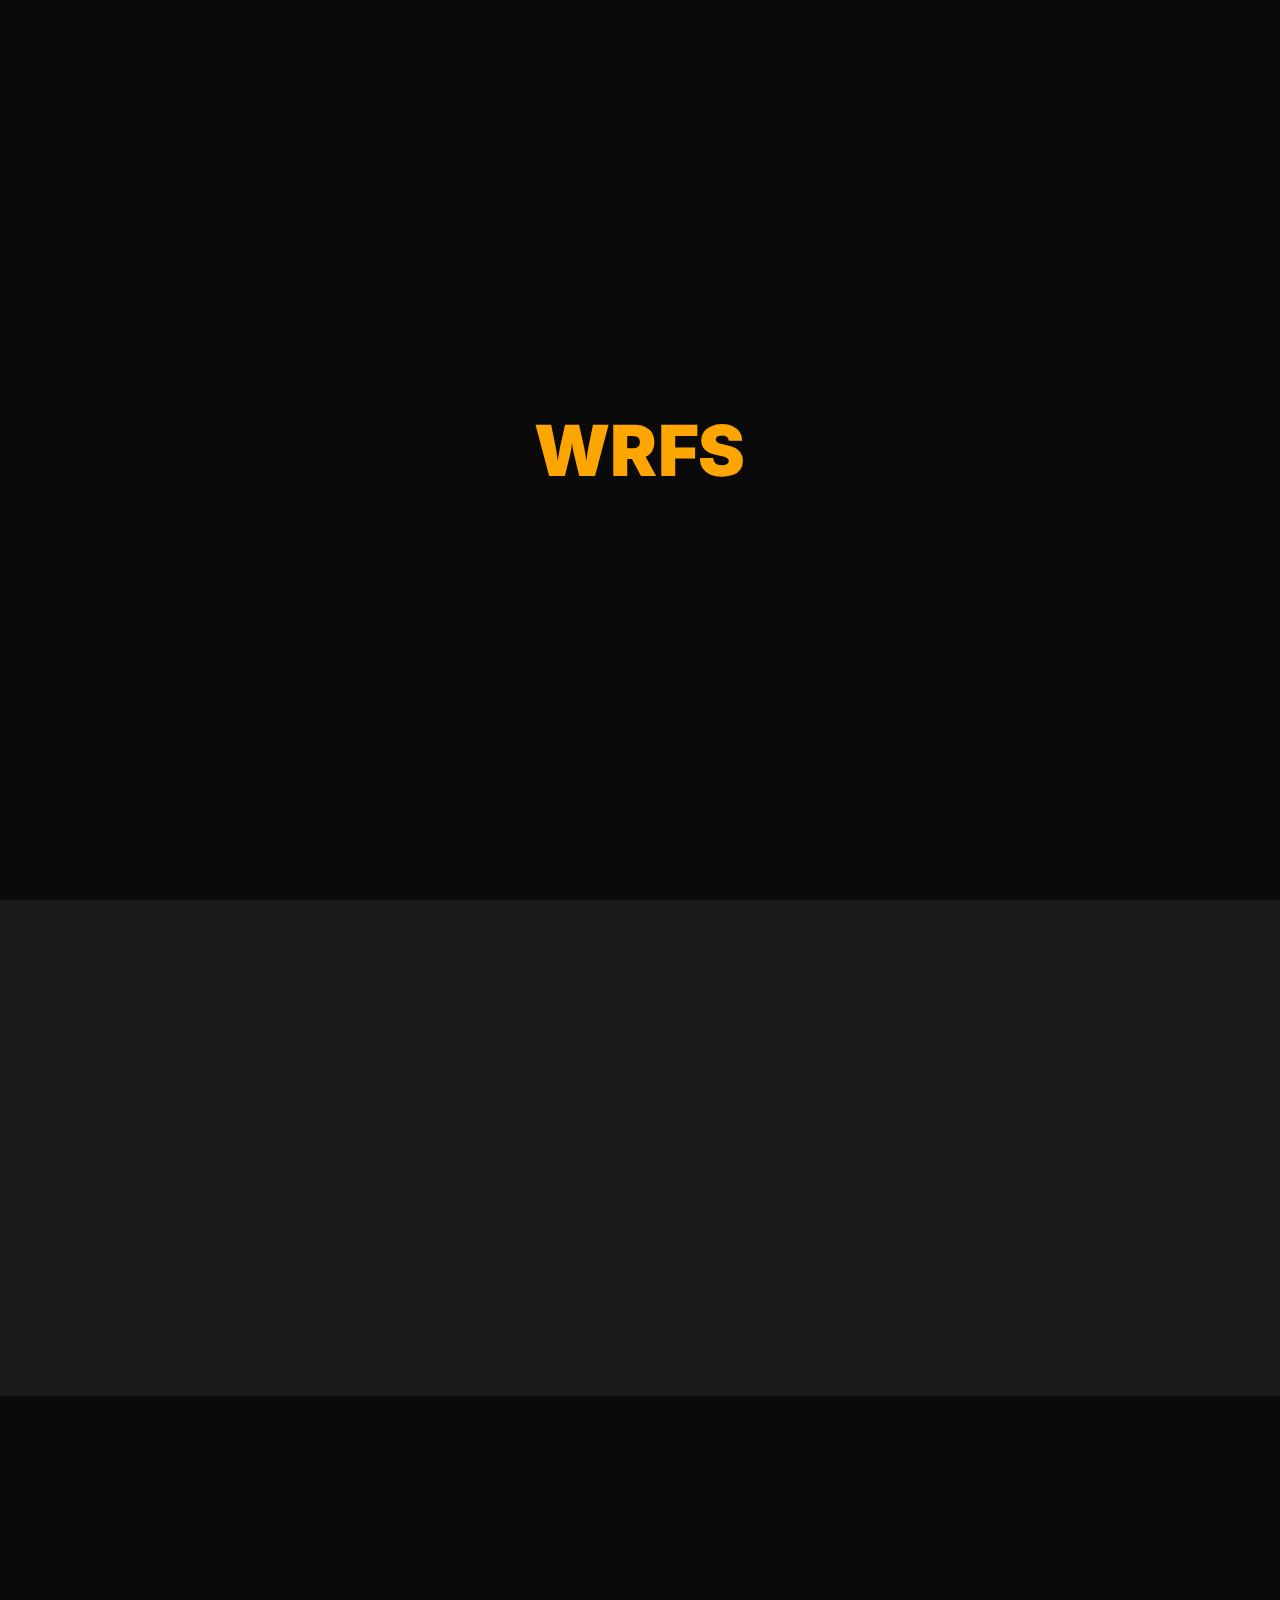
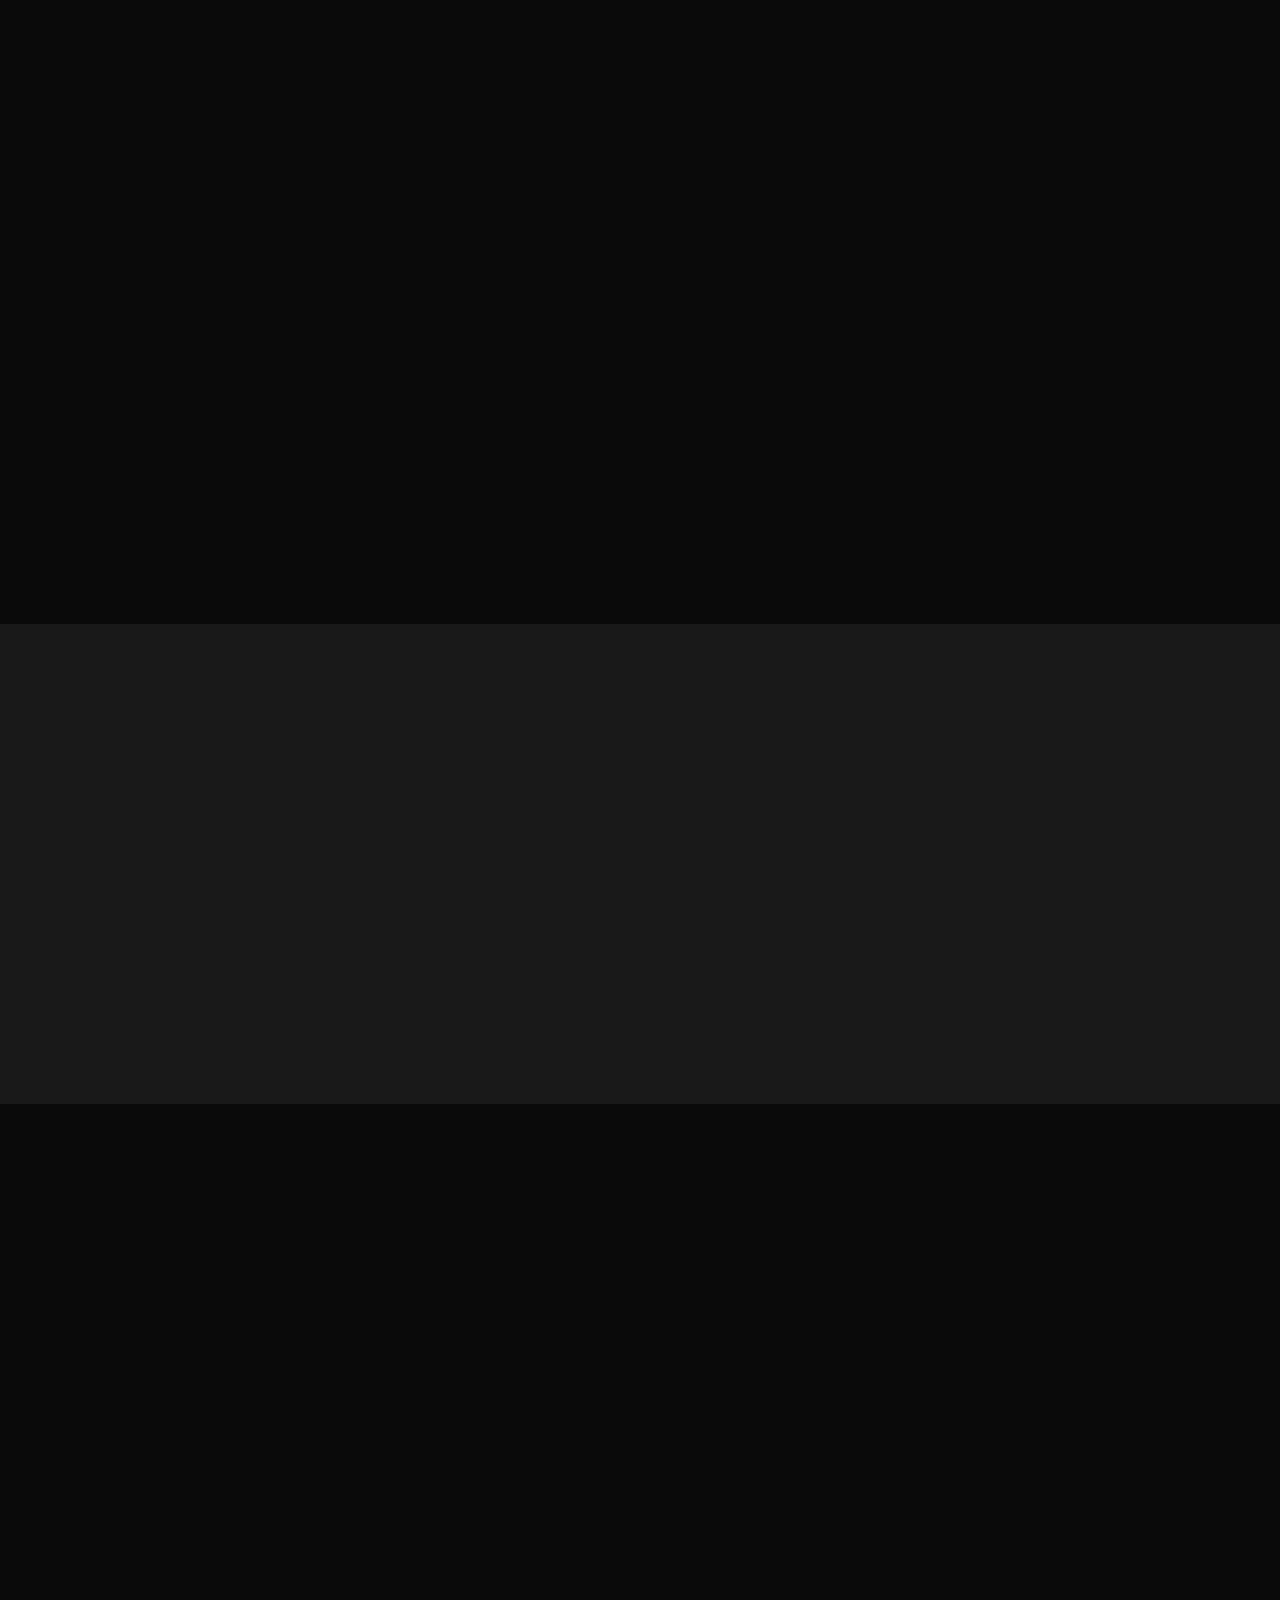
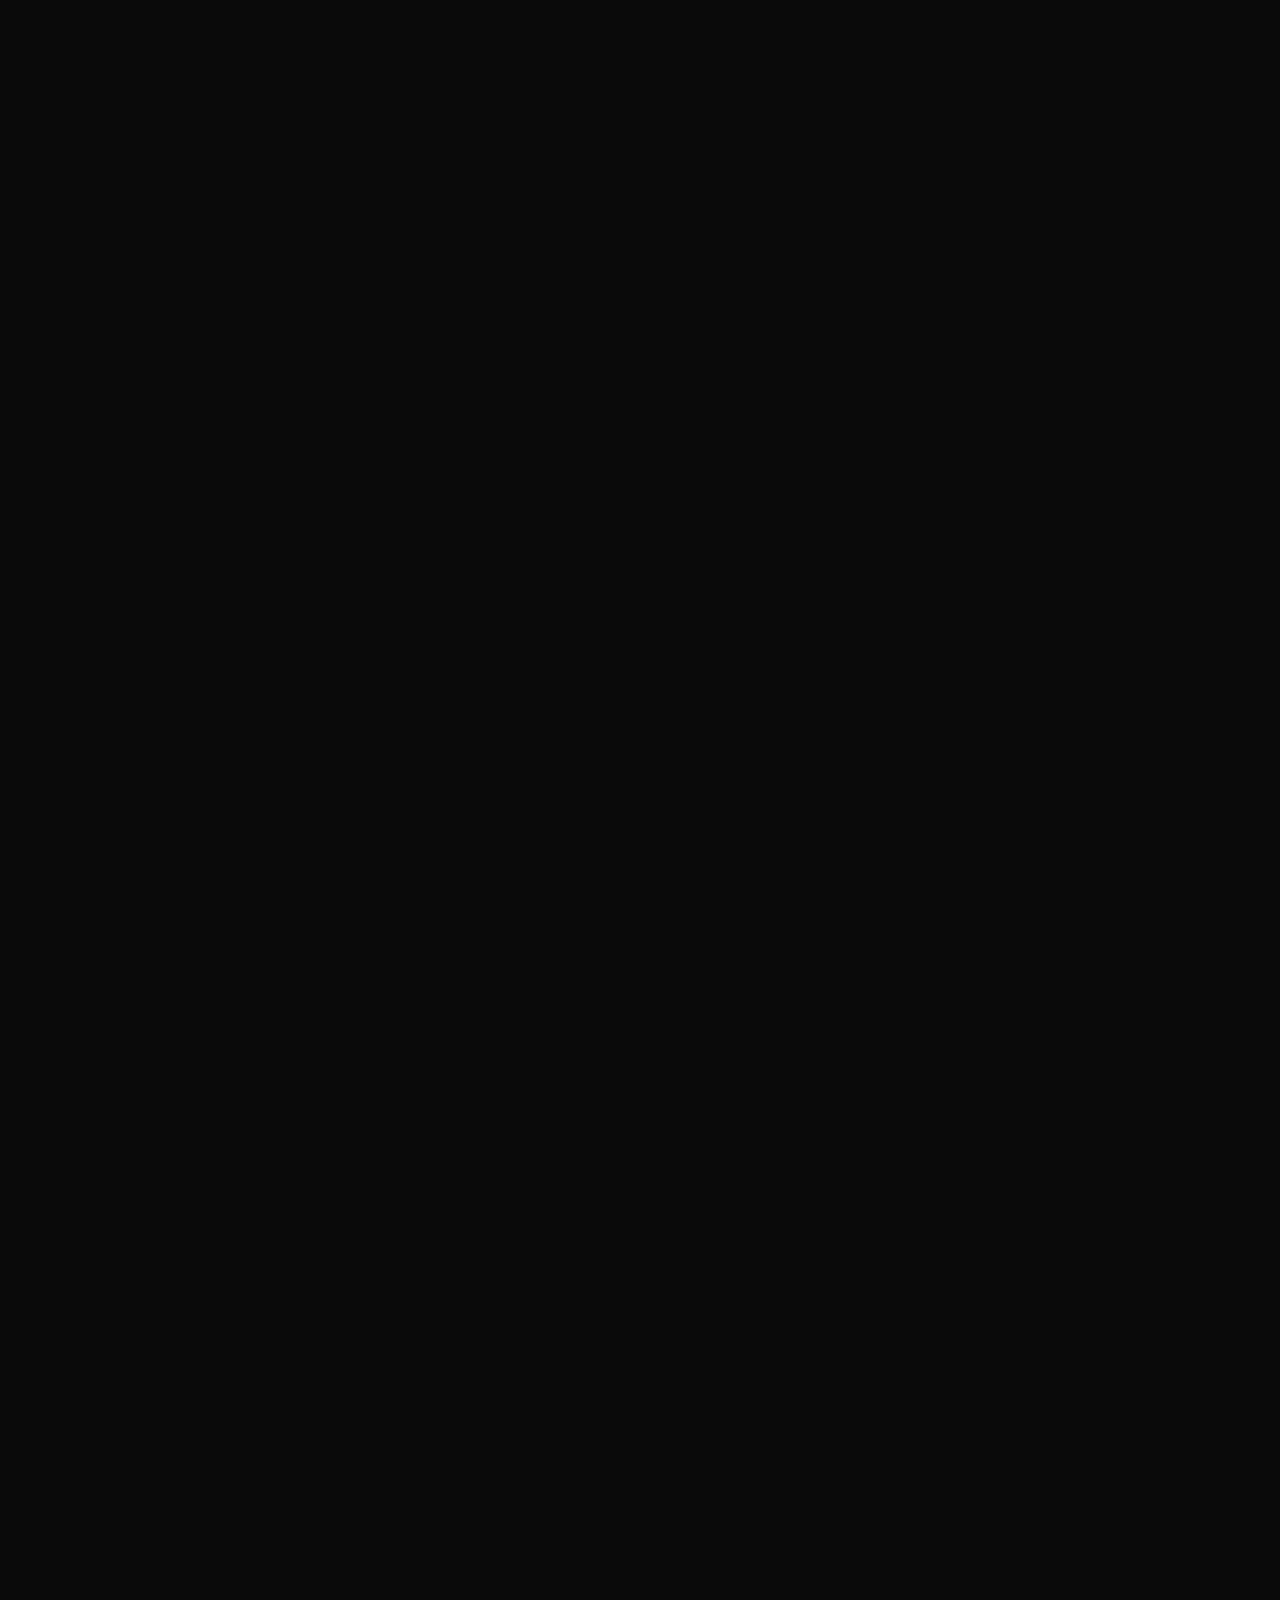
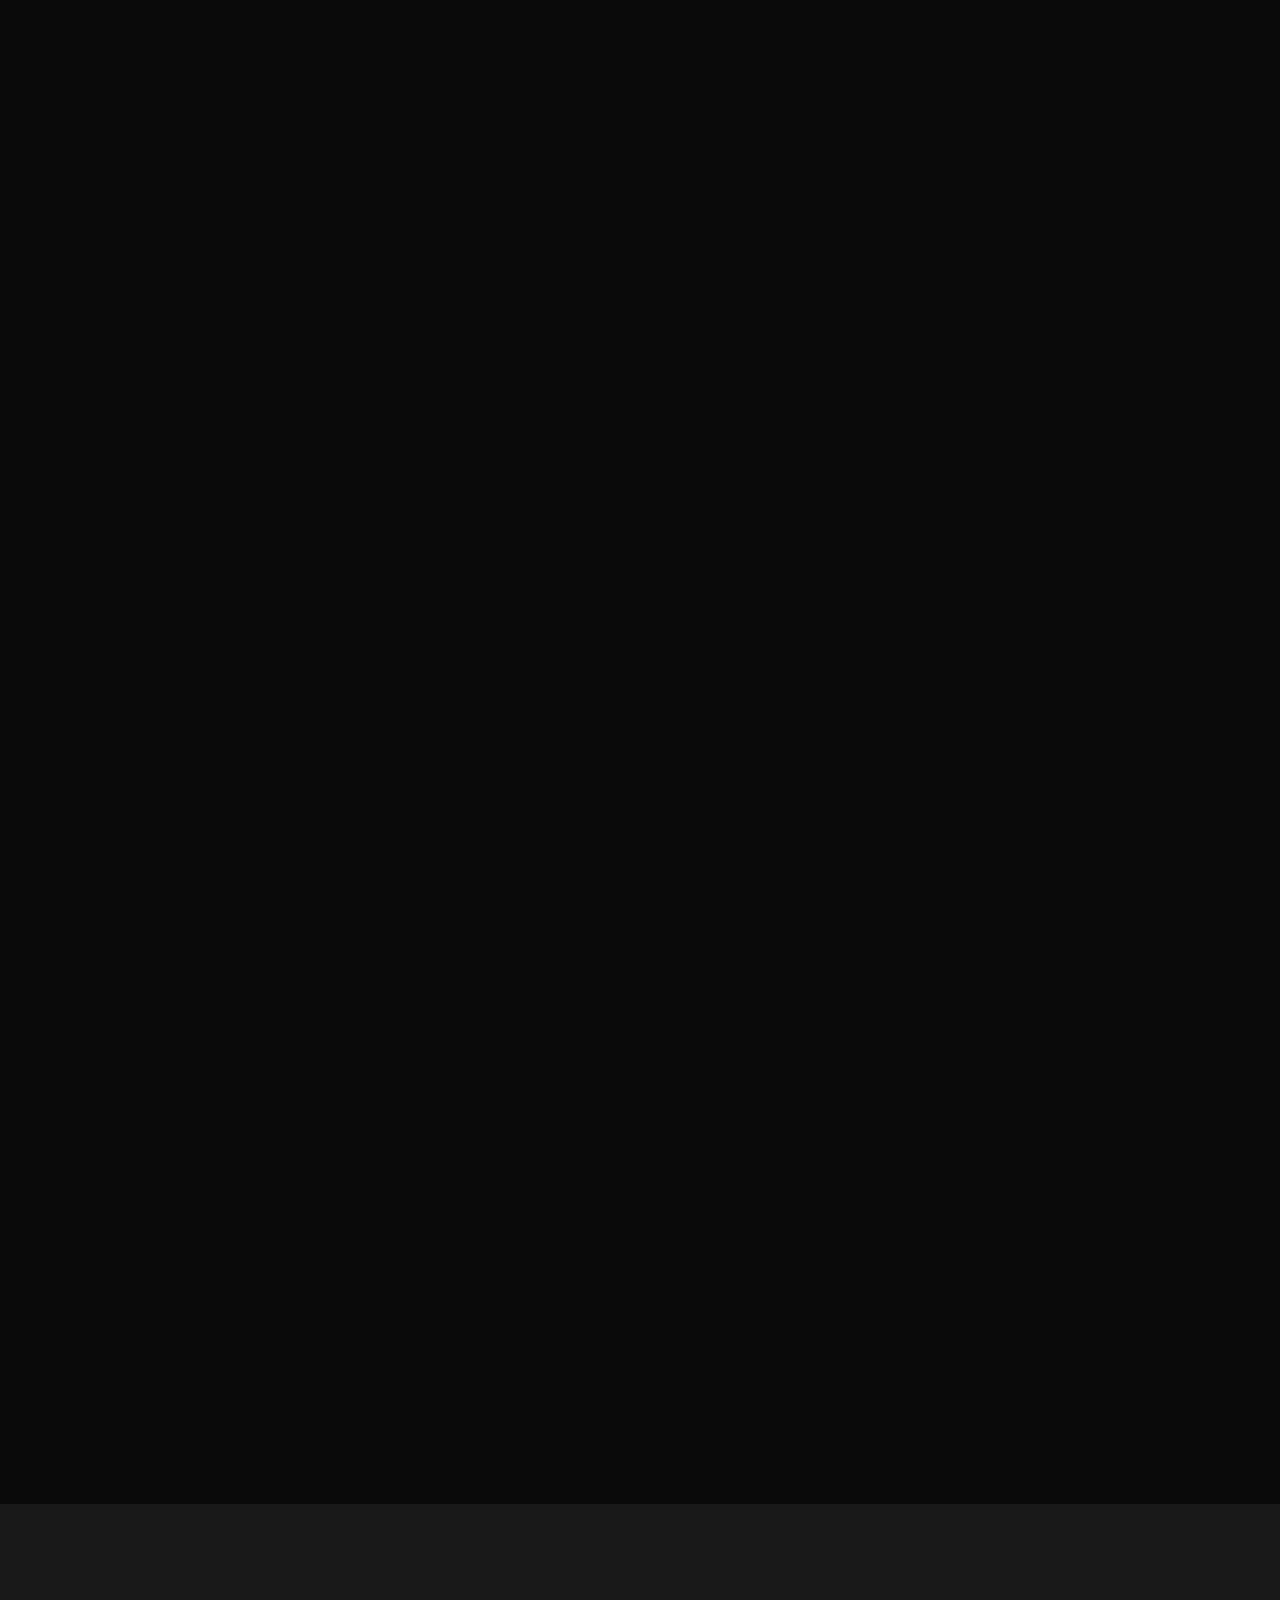
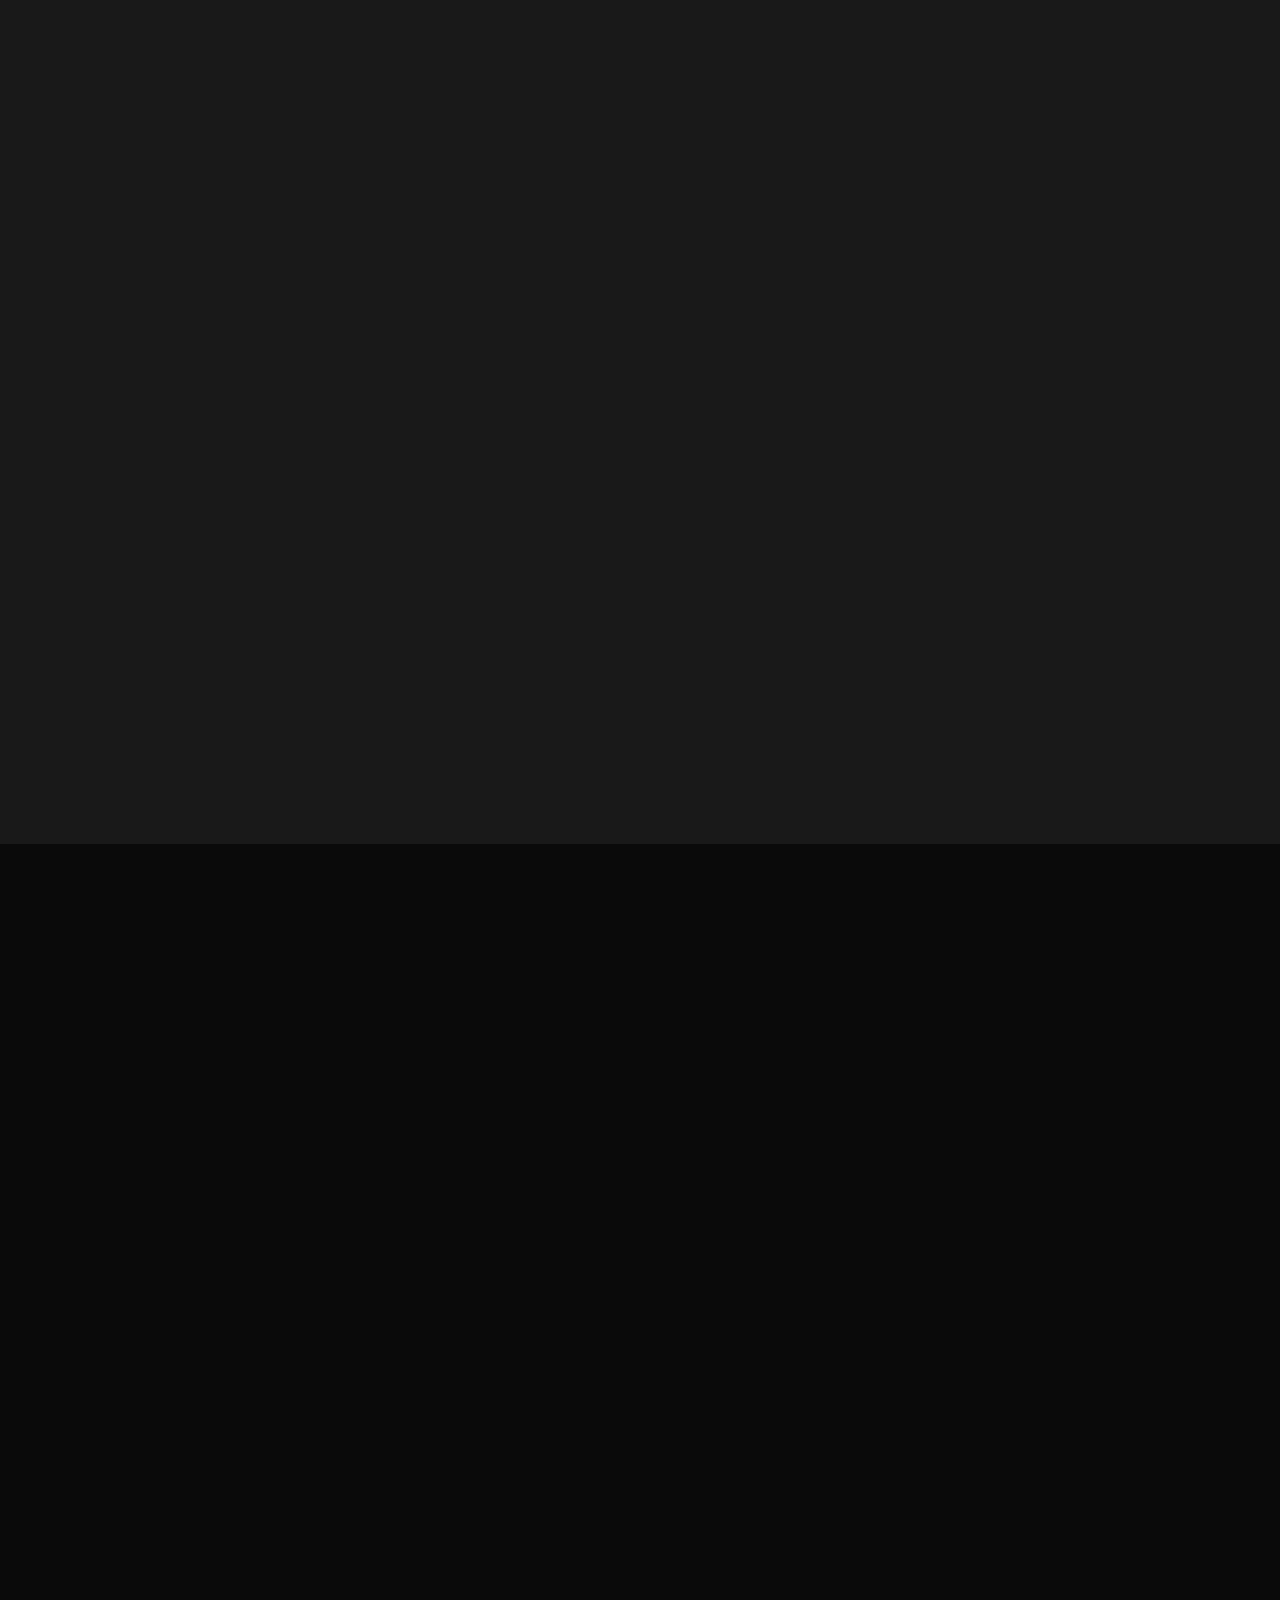
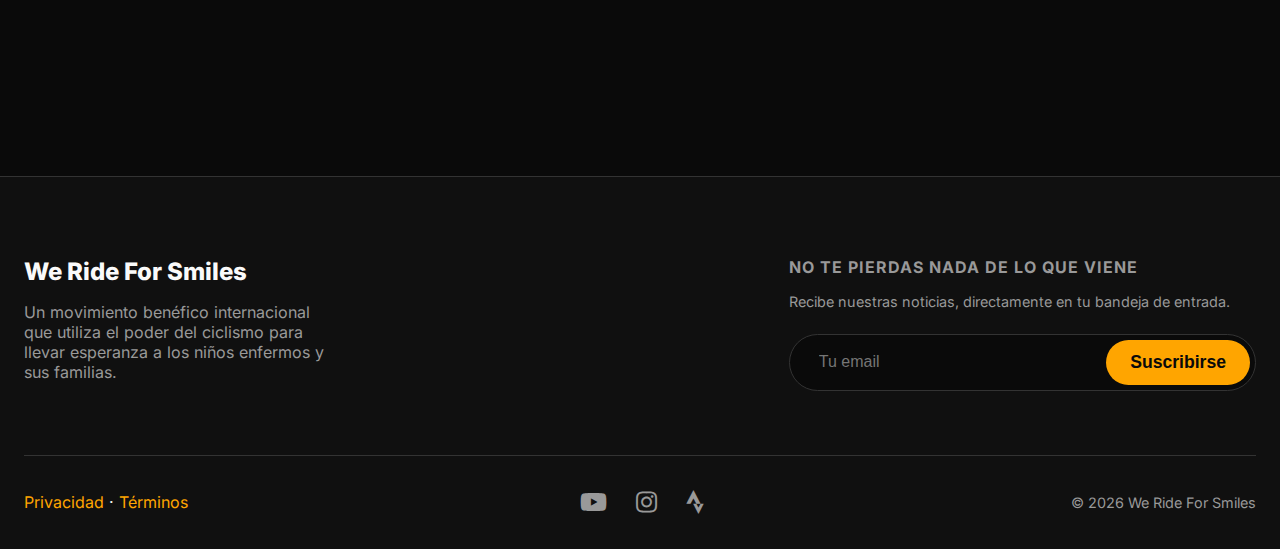
<file: wrfs/es/index.html>
<!DOCTYPE html>
<html lang="es" class="dark-mode">
<head>
    <meta charset="UTF-8">
    <meta name="viewport" content="width=device-width, initial-scale=1.0">
    <title>We Ride For Smiles | Desafío Ciclista Benéfico Londres-Barcelona 2026</title>
    <meta name="description" content="Junio de 2026. Participa en un desafío ciclista de 1500 km de Londres a Barcelona. Únete a nuestra misión para transformar cada pedalada en esperanza para los niños enfermos.">
    <link rel="canonical" href="https://www.werideforsmiles.org/es/index.html" />

    <meta name="author" content="Ben Morin, bemorin.com">
    <meta name="copyright" content="© 2025 We Ride For Smiles. Sitio creado por Ben Morin.">

    <!--
        Sitio creado por Ben Morin, bemorin.com. Todos los derechos reservados.
        El sitio We Ride For Smiles y su contenido están protegidos por derechos de autor.
        Cualquier reproducción parcial o total está prohibida sin autorización.
    -->

    <meta property="og:title" content="We Ride For Smiles | Desafío Ciclista Benéfico Londres-Barcelona 2026" />
    <meta property="og:type" content="website" />
    <meta property="og:url" content="https://www.werideforsmiles.org/es/index.html" />
    <meta property="og:image" content="https://www.werideforsmiles.org/assets/hero-background.webp" />
    <meta property="og:description" content="Participa en un desafío de 1500 km para apoyar a los niños enfermos. Cada pedalada cuenta." />
    <meta property="og:site_name" content="We Ride For Smiles" />
    <meta property="og:locale" content="es_ES" />

    <meta name="twitter:card" content="summary_large_image">
    <meta name="twitter:title" content="We Ride For Smiles | Desafío Ciclista Benéfico Londres-Barcelona 2026">
    <meta name="twitter:description" content="Participa en un desafío de 1500 km para apoyar a los niños enfermos. Cada pedalada cuenta.">
    <meta name="twitter:image" content="https://www.werideforsmiles.org/assets/hero-background.webp">

    <link rel="icon" href="../assets/wrfs_favicon.webp" type="image/png">
    <link rel="alternate" hreflang="fr" href="https://www.werideforsmiles.org/fr/index.html" />
    <link rel="alternate" hreflang="en" href="https://www.werideforsmiles.org/en/index.html" />
    <link rel="alternate" hreflang="es" href="https://www.werideforsmiles.org/es/index.html" />
    <link rel="alternate" hreflang="x-default" href="https://www.werideforsmiles.org/es/index.html" />

    <link rel="stylesheet" href="../css/fa-min.css">

    <link rel="preload" href="../fonts/inter-v19-latin-regular.woff2" as="font" type="font/woff2" crossorigin>
    <link rel="preload" href="../fonts/inter-v19-latin-italic.woff2" as="font" type="font/woff2" crossorigin>
    <link rel="preload" href="../fonts/inter-v19-latin-500.woff2" as="font" type="font/woff2" crossorigin>
    <link rel="preload" href="../fonts/inter-v19-latin-500italic.woff2" as="font" type="font/woff2" crossorigin>
    <link rel="preload" href="../fonts/inter-v19-latin-700.woff2" as="font" type="font/woff2" crossorigin>
    <link rel="preload" href="../fonts/inter-v19-latin-700italic.woff2" as="font" type="font/woff2" crossorigin>
    <link rel="preload" href="../fonts/inter-v19-latin-800.woff2" as="font" type="font/woff2" crossorigin>
    <link rel="preload" href="../fonts/inter-v19-latin-800italic.woff2" as="font" type="font/woff2" crossorigin>
    <link rel="preload" href="../fonts/inter-v19-latin-900.woff2" as="font" type="font/woff2" crossorigin>
    <link rel="preload" href="../fonts/inter-v19-latin-900italic.woff2" as="font" type="font/woff2" crossorigin>
    
    <style>
        /* === WE RIDE FOR SMILES - VERSION CORRIGÉE ET AMÉLIORÉE === */

        /* --- 1. FONDATIONS & THÈMES --- */
        /* inter-regular - latin */
        @font-face {
          font-display: swap; /* Check https://developer.mozilla.org/en-US/docs/Web/CSS/@font-face/font-display for other options. */
          font-family: 'Inter';
          font-style: normal;
          font-weight: 400;
          src: url('../fonts/inter-v19-latin-regular.woff2') format('woff2'); /* Chrome 36+, Opera 23+, Firefox 39+, Safari 12+, iOS 10+ */
        }
        /* inter-italic - latin */
        @font-face {
          font-display: swap; /* Check https://developer.mozilla.org/en-US/docs/Web/CSS/@font-face/font-display for other options. */
          font-family: 'Inter';
          font-style: italic;
          font-weight: 400;
          src: url('../fonts/inter-v19-latin-italic.woff2') format('woff2'); /* Chrome 36+, Opera 23+, Firefox 39+, Safari 12+, iOS 10+ */
        }
        /* inter-500 - latin */
        @font-face {
          font-display: swap; /* Check https://developer.mozilla.org/en-US/docs/Web/CSS/@font-face/font-display for other options. */
          font-family: 'Inter';
          font-style: normal;
          font-weight: 500;
          src: url('../fonts/inter-v19-latin-500.woff2') format('woff2'); /* Chrome 36+, Opera 23+, Firefox 39+, Safari 12+, iOS 10+ */
        }
        /* inter-500italic - latin */
        @font-face {
          font-display: swap; /* Check https://developer.mozilla.org/en-US/docs/Web/CSS/@font-face/font-display for other options. */
          font-family: 'Inter';
          font-style: italic;
          font-weight: 500;
          src: url('../fonts/inter-v19-latin-500italic.woff2') format('woff2'); /* Chrome 36+, Opera 23+, Firefox 39+, Safari 12+, iOS 10+ */
        }
        /* inter-700 - latin */
        @font-face {
          font-display: swap; /* Check https://developer.mozilla.org/en-US/docs/Web/CSS/@font-face/font-display for other options. */
          font-family: 'Inter';
          font-style: normal;
          font-weight: 700;
          src: url('../fonts/inter-v19-latin-700.woff2') format('woff2'); /* Chrome 36+, Opera 23+, Firefox 39+, Safari 12+, iOS 10+ */
        }
        /* inter-700italic - latin */
        @font-face {
          font-display: swap; /* Check https://developer.mozilla.org/en-US/docs/Web/CSS/@font-face/font-display for other options. */
          font-family: 'Inter';
          font-style: italic;
          font-weight: 700;
          src: url('../fonts/inter-v19-latin-700italic.woff2') format('woff2'); /* Chrome 36+, Opera 23+, Firefox 39+, Safari 12+, iOS 10+ */
        }
        /* inter-800 - latin */
        @font-face {
          font-display: swap; /* Check https://developer.mozilla.org/en-US/docs/Web/CSS/@font-face/font-display for other options. */
          font-family: 'Inter';
          font-style: normal;
          font-weight: 800;
          src: url('../fonts/inter-v19-latin-800.woff2') format('woff2'); /* Chrome 36+, Opera 23+, Firefox 39+, Safari 12+, iOS 10+ */
        }
        /* inter-800italic - latin */
        @font-face {
          font-display: swap; /* Check https://developer.mozilla.org/en-US/docs/Web/CSS/@font-face/font-display for other options. */
          font-family: 'Inter';
          font-style: italic;
          font-weight: 800;
          src: url('../fonts/inter-v19-latin-800italic.woff2') format('woff2'); /* Chrome 36+, Opera 23+, Firefox 39+, Safari 12+, iOS 10+ */
        }
        /* inter-900 - latin */
        @font-face {
          font-display: swap; /* Check https://developer.mozilla.org/en-US/docs/Web/CSS/@font-face/font-display for other options. */
          font-family: 'Inter';
          font-style: normal;
          font-weight: 900;
          src: url('../fonts/inter-v19-latin-900.woff2') format('woff2'); /* Chrome 36+, Opera 23+, Firefox 39+, Safari 12+, iOS 10+ */
        }
        /* inter-900italic - latin */
        @font-face {
          font-display: swap; /* Check https://developer.mozilla.org/en-US/docs/Web/CSS/@font-face/font-display for other options. */
          font-family: 'Inter';
          font-style: italic;
          font-weight: 900;
          src: url('../fonts/inter-v19-latin-900italic.woff2') format('woff2'); /* Chrome 36+, Opera 23+, Firefox 39+, Safari 12+, iOS 10+ */
        }
        :root {
          --font-sans: 'Inter', sans-serif;
          --color-background: #0A0A0A; --color-surface: #191919; --color-text-primary: #FAFAFA;
          --color-text-secondary: #999999; --color-primary: #FFA500; --color-primary-dark: #E59400;
          --color-border: #333333; --section-padding: 7rem 0; --container-width: 1280px;
        }
        html.light-mode {
          --color-background: #F5F5F5; --color-surface: #FFFFFF; --color-text-primary: #191919;
          --color-text-secondary: #555555; --color-border: #DDDDDD;
        }
        *, *::before, *::after { box-sizing: border-box; margin: 0; padding: 0; }
        html { scroll-behavior: smooth; }
        body { background-color: var(--color-background); color: var(--color-text-primary); font-family: var(--font-sans); -webkit-font-smoothing: antialiased; overflow-x: hidden; transition: background-color 0.4s ease, color 0.4s ease; }
        body.mobile-nav-open { overflow: hidden; }
        body.modal-open { overflow: hidden; }
        .container { max-width: var(--container-width); margin: 0 auto; padding: 0 1.5rem; }
        h1, h2, h3 { text-wrap: balance; }
        p, .lead { text-wrap: pretty; }
        a { color: var(--color-primary); text-decoration: none; transition: color 0.3s ease; }
        a:hover { color: var(--color-primary-dark); }
        a.btn, a.navbar-brand, .charity-logo, .nav-link { text-decoration: none !important; }
        .fa, .fas, .fab, .fa-solid { font-style: normal; }

        /* --- 2. LAYOUT & ANIMATIONS --- */
        .preloader { position: fixed; top: 0; left: 0; width: 100%; height: 100%; background-color: var(--color-background); z-index: 9999; display: flex; justify-content: center; align-items: center; transition: opacity 0.5s ease 0.2s, visibility 0.5s ease 0.2s; }
        .preloader.fade-out { opacity: 0; visibility: hidden; }
        .preloader-logo-container { font-family: var(--font-sans); font-weight: 900; font-size: clamp(1.5rem, 8vw, 4rem); color: var(--color-primary); display: flex; flex-wrap: wrap; justify-content: center; white-space: nowrap; transition: transform 0.8s cubic-bezier(0.86, 0, 0.07, 1); }
        .preloader .word { display: inline-flex; margin: 0 0.25em; transition: margin 1s cubic-bezier(0.86, 0, 0.07, 1); }
        .preloader .char { display: inline-block; overflow: hidden; }
        .preloader .lower { transition: max-width 1s cubic-bezier(0.86, 0, 0.07, 1), opacity 0.5s ease; max-width: 2em; opacity: 1; }
        .preloader.start-animation .lower { max-width: 0; opacity: 0; }
        .preloader.start-animation .word { margin: 0; }
        .preloader.start-animation .preloader-logo-container { transform: scale(1.1); }
        .preloader.disappear-up .preloader-logo-container { transform: translateY(-50px) scale(1.1); opacity: 0; }
        .fade-in-up { opacity: 0; transform: translateY(30px); transition: opacity 0.8s cubic-bezier(0.165, 0.84, 0.44, 1), transform 0.8s cubic-bezier(0.165, 0.84, 0.44, 1); }
        .fade-in-up.is-visible { opacity: 1; transform: translateY(0); }
        .delay-1 { transition-delay: 0.1s; } .delay-2 { transition-delay: 0.2s; } .delay-3 { transition-delay: 0.3s; }

        /* --- 3. NAVIGATION --- */
        .navbar { position: fixed; top: 0; left: 0; width: 100%; padding: 1.5rem 0; z-index: 1000; transition: background-color 0.3s ease; }
        .navbar.scrolled { background-color: rgba(10, 10, 10, 0.8); backdrop-filter: blur(10px); }
        html.light-mode .navbar.scrolled { background-color: rgba(255, 255, 255, 0.8); }
        .navbar-content { display: flex; justify-content: space-between; align-items: center; }
        .navbar-brand { font-weight: 900; font-size: 1.8rem; color: var(--color-text-primary); z-index: 1001; }
        .nav-menu { display: flex; align-items: center; gap: 1.5rem; }
        .nav-links-desktop { display: none; }
        .nav-link { color: var(--color-text-primary); font-weight: 500; margin: 0 1rem; }
        .nav-link-button { background: none; border: none; font-family: inherit; font-size: inherit; color: var(--color-text-primary); font-weight: 500; cursor: pointer; padding: 0; margin: 0 1rem; transition: color 0.3s ease; }
        .nav-link-button:hover { color: var(--color-primary-dark); }
        .nav-controls { display: flex; align-items: center; gap: 1.5rem; z-index: 1001; }
        /* --- AJOUTS POUR LA NAVIGATION MOBILE --- */
        .btn-mobile-involved {
            display: none !important;
            transition: opacity 0.3s ease, transform 0.3s ease;
        }

        @media (min-width: 992px) {
            .btn-mobile-involved {
                display: none !important;
            }
        }

        @media (max-width: 991px) {
            .nav-links-desktop .btn-desktop-involved {
                display: none !important;
            }
            .nav-controls {
                display: flex;
                align-items: center;
                gap: 1.5rem;
                transition: width 0.3s ease;
            }
            .nav-controls.scrolled-mobile {
                transition: width 0.3s ease;
            }
            .nav-controls.scrolled-mobile .lang-switcher,
            .nav-controls.scrolled-mobile .theme-switch {
                display: none;
                transform: translateY(-20px);
                transition: display 0.3s ease, transform 0.3s ease;
            }
            .nav-controls.scrolled-mobile .btn-mobile-involved {
                display: inline-block !important;
                opacity: 1;
                transform: translateY(0);
                left: auto;
                animation: fadeIn 0.3s ease forwards;
            }
        }
        @keyframes fadeIn {
            from { opacity: 0; transform: translateY(20px); }
            to { opacity: 1; transform: translateY(0); }
        }
        .lang-switcher { position: relative; }
        .lang-switcher .selected-lang { color: var(--color-text-secondary); font-weight: 700; cursor: pointer; }
        .lang-switcher .lang-dropdown { position: absolute; top: 100%; left: 50%; background-color: var(--color-surface); border: 1px solid var(--color-border); border-radius: 8px; padding: 0.5rem; margin-top: 0.5rem; list-style: none; opacity: 0; visibility: hidden; transform: translateX(-50%) translateY(10px); transition: all 0.3s ease; }
        .lang-switcher:hover .lang-dropdown { opacity: 1; visibility: visible; transform: translateX(-50%) translateY(0); }
        .lang-switcher .lang-dropdown a { display: block; padding: 0.5rem 1rem; color: var(--color-text-primary); }
        .lang-switcher .lang-dropdown a:hover { color: var(--color-primary); }
        .theme-switch { background: none; border: none; color: var(--color-text-primary); font-size: 1.2rem; cursor: pointer; line-height: 0; }
        .theme-switch svg { width: 24px; height: 24px; transition: transform 0.4s ease; }
        .nav-toggle { display: none; background: none; border: none; color: var(--color-text-primary); font-size: 1.5rem; cursor: pointer; z-index: 1001; }

        /* --- 3B. MENU MOBILE --- */
        .nav-mobile-overlay { position: fixed; top: 0; left: 0; width: 100%; height: 100%; background-color: var(--color-background); z-index: 1002; display: flex; flex-direction: column; padding: 1.5rem; transform: translateY(-100%); visibility: hidden; transition: transform 0.4s cubic-bezier(0.25, 1, 0.5, 1), visibility 0s 0.4s; }
        .nav-mobile-overlay.is-active { transform: translateY(0); visibility: visible; transition: transform 0.4s cubic-bezier(0.25, 1, 0.5, 1); }
        .nav-mobile-header { display: flex; justify-content: space-between; align-items: center; width: 100%; margin-bottom: 4rem; }
        .nav-mobile-close { background: none; border: none; color: var(--color-text-primary); font-size: 2rem; cursor: pointer; }
        .nav-mobile-links { display: flex; flex-direction: column; align-items: center; justify-content: center; flex-grow: 1; }
        .nav-mobile-overlay .nav-link, .nav-mobile-overlay .nav-link-button { font-size: 2rem; margin: 1rem 0; opacity: 0; transform: translateY(20px); transition: opacity 0.4s ease, transform 0.4s ease; }
        .nav-mobile-overlay.is-active .nav-mobile-links > * { opacity: 1; transform: translateY(0); }
        .nav-mobile-overlay.is-active .nav-mobile-links > *:nth-child(1) { transition-delay: 0.2s; }
        .nav-mobile-overlay.is-active .nav-mobile-links > *:nth-child(2) { transition-delay: 0.25s; }
        .nav-mobile-overlay.is-active .nav-mobile-links > *:nth-child(3) { transition-delay: 0.3s; }
        .nav-mobile-overlay.is-active .nav-mobile-links > *:nth-child(4) { transition-delay: 0.35s; }
        .nav-mobile-overlay.is-active .nav-mobile-links > *:nth-child(5) { transition-delay: 0.4s; }
        .nav-mobile-overlay.is-active .nav-mobile-links > *:nth-child(6) { transition-delay: 0.45s; }
        .nav-mobile-overlay .btn { margin-top: 2rem; opacity: 0; transform: translateY(20px); transition: opacity 0.4s ease 0.5s, transform 0.4s ease 0.5s; }
        .nav-mobile-overlay.is-active .btn { opacity: 1; transform: translateY(0); }
        
        /* --- 4. HÉROS --- */
        .hero { min-height: 100vh; padding-top: 120px; display: flex; align-items: center; position: relative; overflow: hidden; background-color: var(--color-background); }
        .hero::before { content: ''; position: absolute; top: 0; left: 0; right: 0; bottom: 0; z-index: 1; background: linear-gradient(to right, var(--color-background) 30%, transparent 70%), url('../assets/hero-background-dark.webp') no-repeat bottom right; background-size: cover; animation: kenburns 30s ease-out infinite; }
        html.light-mode .hero::before { background: linear-gradient(to right, var(--color-background) 30%, transparent 70%), url('../assets/hero-background-light.webp') no-repeat bottom right; background-size: cover; }
        @keyframes kenburns { 0% { background-position: 80% 100%; } 50% { background-position: 100% 100%; } 100% { background-position: 80% 100%; } }
        .hero-content { position: relative; z-index: 2; }
        h1 { font-size: clamp(2rem, min(7vw, 10vh), 5rem); font-weight: 900; letter-spacing: -0.04em; line-height: clamp(2rem, min(7vw, 10vh), 5rem); }
        .hero-content .lead { font-size: 1.2rem; max-width: 580px; margin: 1.5rem 0 2.5rem 0; color: var(--color-text-secondary); }
        @media (max-width: 767px) {
            .hero-content .lead { font-size: 0.9rem; }
        }
        @media (max-width: 992px) {
            .hero { padding-top: 100px; }
        }
        @media (max-width: 1200px) {
            .hero { align-items: start; }
        }
        html.light-mode .hero-content .lead { color: var(--color-text-primary); opacity: 0.9; }
        .countdown-timer { display: flex; gap: 1.5rem; margin-top: 2.5rem;margin-bottom: 2.5rem; }
        .timer-item { text-align: center; }
        .timer-value { font-size: clamp(2.5rem, 6vw, 4rem); font-weight: 900; color: var(--color-primary); line-height: 1; }
        .timer-label { font-size: 0.9rem; color: var(--color-text-secondary); text-transform: uppercase; letter-spacing: 1px; }
        .btn { display: inline-block; padding: 0.75rem 1.5rem; border-radius: 50px; font-weight: 700; font-size: 1.1rem; text-align: center; transition: all 0.3s ease; border: none; cursor: pointer; position: relative; }
        @media (max-width: 767px) {
            .btn { font-size: 1rem; }
        }
        .btn:hover { transform: scale(1.05); }
        .btn-primary { background: var(--color-primary); color: #0A0A0A; }
        .btn-primary:hover { background: var(--color-primary-dark); }
        .btn-secondary { background-color: transparent; color: var(--color-text-primary); box-shadow: inset 0 0 0 2px var(--color-text-primary); }
        .btn-secondary:hover { background-color: var(--color-text-primary); color: var(--color-background); }
        .cta-buttons { display: flex; flex-wrap: wrap; gap: 1rem; align-items: center; }
        .cta-buttons .btn { margin: 0; }

        /* --- 5. SECTIONS --- */
        .section { padding: var(--section-padding); }
        .section-surface { background-color: var(--color-surface); }
        .section h2 { max-width: 800px; margin: 0 auto 3rem auto; text-align: center; font-size: clamp(1.8rem, 5vw, 3.5rem); }
        #mission.section h2 { margin-bottom: 0; }
        .stats-grid { display: grid; grid-template-columns: repeat(2, 1fr); gap: 2rem; max-width: 800px; margin: 4rem auto 0 auto; text-align: center; }
        .stat-item .stat-number { font-size: clamp(3.5rem, 10vw, 6rem); font-weight: 900; color: var(--color-primary); line-height: 1; }
        .stat-item .stat-label { color: var(--color-text-secondary); font-weight: 500; margin-top: 0.5rem; }
        
        /* --- 6. CAUSES --- */
        .charity-grid { display: grid; grid-template-columns: 1fr; gap: 2rem; margin-top: 4rem; }
        .charity-category { background-color: #FFF; padding: 2.5rem; border-radius: 12px; }
        .charity-category h3 { color: var(--color-primary); margin-bottom: 2rem; font-weight: 700; border-bottom: 1px solid #DDDDDD; padding-bottom: 1rem; }
        .charity-logo { display: flex; align-items: center; justify-content: center; gap: 1.5rem; padding: 1rem; margin: 0 -1rem 1rem -1rem; border-radius: 8px; transition: background-color 0.3s ease; }
        .charity-logo:hover { background-color: rgba(128, 128, 128, 0.1); }
        .charity-logo img { max-height: 50px; width: auto }
        .charity-logo span { font-weight: 500; font-size: 1.1rem; color: #000; }

        /* --- 7. VALEURS --- */
        .values-container { position: relative; min-height: 400vh; }
        .values-sticky { position: sticky; top: 0; height: 100vh; display: flex; justify-content: center; align-items: center; overflow: hidden; }
        .value-step { position: absolute; top: 0; left: 0; width: 100%; height: 100%; display: flex; justify-content: center; align-items: center; text-align: center; opacity: 0; transform: scale(0.95); transition: opacity 0.6s ease-in-out, transform 0.6s ease-in-out; }
        .value-step.is-active { opacity: 1; transform: scale(1); }
        .value-content { max-width: 600px; padding: 1rem; }
        .value-content .value-title { font-size: clamp(4rem, 15vw, 10rem); line-height: 1; font-weight: 900; color: var(--color-primary); }
        .value-content .value-subtitle { font-size: 1.5rem; font-weight: 700; margin-top: 1rem; color: var(--color-text-primary); }
        .value-content p { font-size: 1.1rem; color: var(--color-text-secondary); margin-top: 1.5rem; }
        .value-next-btn { position: absolute; bottom: 2.5rem; left: 50%; background: var(--color-primary); color: #0A0A0A; border: none; border-radius: 50px; padding: 1rem 2rem; font-weight: 700; font-size: 1rem; cursor: pointer; opacity: 0; transform: translateX(-50%) translateY(20px); transition: opacity 0.4s ease, transform 0.4s ease; visibility: hidden; }
        .value-next-btn.is-visible { opacity: 1; transform: translateX(-50%) translateY(0); visibility: visible; }
        
        /* --- 8. ÉQUIPE --- */
        .team-grid { display: flex; flex-wrap: wrap; justify-content: center; gap: 2rem; margin-top: 4rem; max-width: 1100px; margin-left: auto; margin-right: auto; }

        .team-member { position: relative; border-radius: 12px; overflow: hidden; cursor: pointer; aspect-ratio: 1 / 1.2; box-shadow: 0 10px 20px rgba(0,0,0,0.1); background-color: var(--color-background); flex: 0 1 340px; }
        .team-member img {
            width: 100%;
            height: 100%;
            object-fit: cover;
            transition: transform 0.4s cubic-bezier(0.25, 1, 0.5, 1);
        }
        .team-member:hover img { transform: scale(1.05); }
        .team-member-overlay {
            position: absolute;
            bottom: 0;
            left: 0;
            width: 100%;
            padding: 3rem 1.5rem 1.5rem 1.5rem;
            background: linear-gradient(to top, rgba(0,0,0,0.85) 20%, transparent);
            transition: opacity 0.4s ease;
        }
        .team-member-info { transform: translateY(10px); transition: transform 0.4s ease; }
        .team-member:hover .team-member-info { transform: translateY(0); }
        .team-member-info h3 {
            font-size: 1.5rem;
            font-weight: 700;
            color: #FFFFFF;
            margin: 0 0 0.25rem 0;
            text-shadow: 1px 1px 3px rgba(0,0,0,0.5);
        }
        .team-member-info span {
            font-size: 1rem;
            color: var(--color-primary);
            font-weight: 500;
        }
        .team-modal-content { padding: 0 !important; max-width: 800px; }
        .team-modal-grid { display: grid; grid-template-columns: 1fr; }
        .team-modal-image {
            width: 100%;
            height: 250px;
            overflow: hidden;
            border-top-left-radius: 12px;
            border-top-right-radius: 12px;
        }
        .team-modal-image img {
            width: 100%;
            height: 100%;
            object-fit: cover;
            object-position: center 20%;
        }
        .team-modal-details { padding: 2.5rem; }
        .team-modal-details h3 {
            font-size: 2.2rem;
            font-weight: 800;
            margin: 0 0 0.25rem 0;
        }
        .team-modal-role {
            display: block;
            font-size: 1.1rem;
            font-weight: 700;
            color: var(--color-primary);
            margin-bottom: 1.5rem;
        }
        .team-modal-details p { color: var(--color-text-secondary); line-height: 1.7; margin-bottom: 1rem; }
        .team-modal-socials { margin-top: 2rem; display: flex; gap: 1.5rem; }
        .team-modal-socials a {
            color: var(--color-text-secondary);
            font-size: 1.8rem;
            transition: color 0.3s ease, transform 0.3s ease;
            position: relative;
        }
        .team-modal-socials a:hover { color: var(--color-primary); transform: translateY(-3px); }
        /* --- Styles pour la carte "Rejoindre l'équipe" --- */
        .team-member--join {
            background-color: transparent;
            border: 3px dashed var(--color-border);
            display: flex;
            align-items: center;
            justify-content: center;
            text-align: center;
            transition: border-color 0.3s ease, background-color 0.3s ease, transform 0.3s ease;
        }

        .team-member--join:hover {
            border-color: var(--color-primary);
            background-color: rgba(255, 165, 0, 0.05);
            transform: translateY(-5px);
        }

        .join-card-content { transition: transform 0.3s ease; }

        .team-member--join:hover .join-card-content { transform: scale(1.05); }

        .join-card-content i {
            font-size: 3rem;
            color: var(--color-text-secondary);
            margin-bottom: 1.5rem;
            transition: color 0.3s ease;
        }

        .team-member--join:hover .join-card-content i { color: var(--color-primary); }

        .join-card-content h3 {
            font-size: 1.5rem;
            color: var(--color-text-primary);
            margin: 0 0 0.25rem 0;
        }

        .join-card-content span {
            color: var(--color-text-secondary);
            font-weight: 500;
        }

        /* Style de la bulle du tooltip (::after) */
        .team-modal-socials a::after {
            content: attr(aria-label); /* Récupère le texte de l'aria-label ! */
            position: absolute;
            bottom: 150%; /* Positionne le tooltip au-dessus de l'icône */
            left: 50%;
            transform: translateX(-50%);

            /* Apparence */
            background-color: var(--color-surface);
            color: var(--color-text-primary);
            padding: 0.5rem 1rem;
            border-radius: 8px;
            font-size: 0.9rem;
            font-weight: 500;
            white-space: nowrap; /* Empêche le texte de passer à la ligne */
            box-shadow: 0 4px 15px rgba(0, 0, 0, 0.2);

            /* État initial (caché) */
            opacity: 0;
            visibility: hidden;
            transition: opacity 0.2s ease, transform 0.2s ease;
        }

        /* Style de la petite flèche du tooltip (::before) */
        .team-modal-socials a::before {
            content: '';
            position: absolute;
            bottom: 150%;
            left: 50%;
            transform: translateX(-50%) translateY(16px); /* Décale la flèche sous la bulle */

            /* Création du triangle avec les bordures */
            border: 8px solid transparent;
            border-top-color: var(--color-surface);

            /* État initial (caché) */
            opacity: 0;
            visibility: hidden;
            transition: opacity 0.2s ease, transform 0.2s ease;
        }

        /* --- Comportement au survol --- */

        /* Uniquement pour les appareils qui peuvent survoler (pas les mobiles) */
        @media (hover: hover) and (min-width: 768px) {
            .team-modal-socials a:hover::before,
            .team-modal-socials a:hover::after {
                opacity: 1;
                visibility: visible;
                bottom: 140%; /* Effet de "pop" vers le haut */
            }
        }

        /* --- 9. FAQ --- */
        .faq-container { max-width: 800px; margin: 4rem auto 0 auto; }
        .faq-item { background-color: var(--color-surface); border-radius: 8px; margin-bottom: 1rem; border: 1px solid var(--color-border); overflow: hidden; }
        .faq-question { padding: 1.75rem 4rem 1.75rem 1.75rem; font-weight: 700; font-size: 1.2rem; cursor: pointer; position: relative; background: none; border: none; width: 100%; text-align: left; color: var(--color-text-primary); transition: background-color 0.3s ease; }
        .faq-question:hover { background-color: rgba(255, 165, 0, 0.05); }
        .faq-question::after { content: '+'; position: absolute; right: 1.75rem; top: 50%; transform: translateY(-50%); font-size: 2rem; transition: transform 0.3s ease; color: var(--color-primary); }
        .faq-question.active::after { transform: translateY(-50%) rotate(45deg); }
        .faq-answer { overflow: hidden; transition: height 0.4s cubic-bezier(0.4, 0, 0.2, 1); height: 0; }
        .faq-answer-content { padding: 1.75rem; color: var(--color-text-secondary); line-height: 1.6; }
        .faq-answer-content p { margin-bottom: 0; }
        
        /* --- 10. MODALE --- */
        .modal-overlay { position: fixed; top: 0; left: 0; width: 100%; height: 100%; background: rgba(0,0,0,0.85); z-index: 2000; display: flex; justify-content: center; align-items: center; opacity: 0; visibility: hidden; transition: opacity 0.3s ease, visibility 0.3s; }
        .modal-overlay.is-active { opacity: 1; visibility: visible; }
        .modal-content { background: var(--color-surface); border-radius: 12px; padding: 2.5rem; width: 90%; max-width: 850px; position: relative; transform: translateY(100%); transition: transform 0.4s cubic-bezier(0.25, 1, 0.5, 1); }
        #involve-modal .modal-content, .team-modal-content { max-height: 90vh; overflow-y: auto; }
        #involve-modal .modal-content::-webkit-scrollbar, .team-modal-content::-webkit-scrollbar { width: 8px; }
        #involve-modal .modal-content::-webkit-scrollbar-track, .team-modal-content::-webkit-scrollbar-track { background: var(--color-background); border-radius: 10px; }
        #involve-modal .modal-content::-webkit-scrollbar-thumb, .team-modal-content::-webkit-scrollbar-thumb { background-color: var(--color-border); border-radius: 10px; border: 2px solid var(--color-background); }
        #involve-modal .modal-content::-webkit-scrollbar-thumb:hover, .team-modal-content::-webkit-scrollbar-thumb:hover { background-color: var(--color-primary); }
        .modal-overlay.is-active .modal-content { transform: translateY(0); }
        .modal-close { position: absolute; top: 1rem; right: 1rem; background: none; border: none; color: var(--color-text-secondary); font-size: 2rem; cursor: pointer; z-index: 10; }
        .modal-header { text-align: center; margin-bottom: 2.5rem; }
        .icon-header { color: var(--color-primary); font-size: 3rem; margin-bottom: 1rem; }
        .modal-content h3 { font-size: 1.8rem; font-weight: 800; margin-bottom: 0.5rem; }
        .modal-intro { color: var(--color-text-secondary); max-width: 500px; margin: 0 auto; }
        .form-group { margin-bottom: 1.5rem; }
        .form-group label { display: block; font-weight: 500; margin-bottom: 0.5rem; }
        .form-group input[type="text"], .form-group input[type="email"] { width: 100%; padding: 0.8rem; background: var(--color-background); border: 1px solid var(--color-border); color: var(--color-text-primary); border-radius: 6px; }
        .form-group input::placeholder { color: var(--color-text-secondary); opacity: 0.7; }
        .form-row { display: flex; flex-direction: column; gap: 1.5rem; }
        @media (min-width: 576px) {
            .form-row { flex-direction: row; }
            .form-row .form-group { flex: 1; margin-bottom: 0; }
        }
        .involvement-options { display: grid; grid-template-columns: repeat(auto-fit, minmax(200px, 1fr)); gap: 1rem; margin-top: 1rem; }
        .option-card { position: relative; }
        .option-card input[type="checkbox"] { position: absolute; opacity: 0; width: 100%; height: 100%; cursor: pointer; }
        .option-label { display: flex; flex-direction: column; align-items: center; text-align: center; padding: 1.5rem; border: 2px solid var(--color-border); border-radius: 12px; transition: all 0.3s ease; cursor: pointer; height: 100%; }
        .option-label i { font-size: 2rem; margin-bottom: 0; color: var(--color-primary); transition: transform 0.3s ease; }
        .option-label-header { display: flex; align-items: center; justify-content: center; flex-direction: column; gap: 1rem; margin-bottom: 0.2rem; }
        .option-label strong { font-size: 1.1rem; color: var(--color-text-primary); }
        .option-label span { font-size: 0.9rem; color: var(--color-text-secondary); margin-top: 0.25rem; }
        .option-card:hover .option-label { border-color: var(--color-primary); transform: translateY(-5px); }
        .option-card:hover .option-label i { transform: scale(1.1); }
        .option-card input:checked + .option-label { border-color: var(--color-primary); background-color: rgba(255, 165, 0, 0.05); box-shadow: 0 0 15px rgba(255, 165, 0, 0.2); }
        @media (max-width: 576px) {
          .option-label-header { flex-direction: row; gap: 0.75rem; margin-bottom: 0.75rem; }
          .involvement-options { grid-template-columns: 1fr; }
        }
        .custom-checkbox-container { display: flex; justify-content: center; align-items: center; margin-top: 1.5rem; gap: 0.75rem; cursor: pointer; }
        .custom-checkbox-container input[type="checkbox"] { position: absolute; opacity: 0; }
        .custom-checkbox-container .checkbox-label { font-size: 0.9rem; color: var(--color-text-secondary); position: relative; padding-left: 30px; line-height: 22px; }
        .custom-checkbox-container .checkbox-label::before { content: ''; position: absolute; left: 0; top: 0; width: 22px; height: 22px; border: 2px solid var(--color-border); background-color: var(--color-background); border-radius: 6px; transition: all 0.2s ease; }
        .custom-checkbox-container .checkbox-label::after { content: ''; position: absolute; left: 8px; top: 4px; width: 5px; height: 10px; border: solid var(--color-background); border-width: 0 3px 3px 0; transform: rotate(45deg) scale(0); transition: transform 0.2s cubic-bezier(0.34, 1.56, 0.64, 1); }
        .custom-checkbox-container input:checked + .checkbox-label::before { background-color: var(--color-primary); border-color: var(--color-primary); }
        .custom-checkbox-container input:checked + .checkbox-label::after { transform: rotate(45deg) scale(1); }
        
        /* --- 10B. ANIMATION DE SOUMISSION DE FORMULAIRE --- */
        .btn-loader { width: 1.2em; height: 1.2em; border: 2px solid currentColor; border-right-color: transparent; border-radius: 50%; display: none; animation: spin 0.8s linear infinite; }
        .form-submit-btn.loading .btn-text { display: none; }
        .form-submit-btn.loading .btn-loader { display: inline-block; vertical-align: middle; }
        .form-submit-btn:disabled { cursor: not-allowed; opacity: 0.8; }
        @keyframes spin { to { transform: rotate(360deg); } }

        /* --- 11. FOOTER --- */
        footer { padding: 5rem 0 2rem 0; text-align: left; background-color: #101010; border-top: 1px solid var(--color-border); }
        html.light-mode footer { background-color: #e9ecef; }
        .footer-grid { display: grid; grid-template-columns: 1.5fr 1fr; gap: 4rem; margin-bottom: 4rem; }
        .footer-about h3 { font-size: 1.5rem; font-weight: 800; color: var(--color-text-primary); margin-bottom: 1rem; }
        .footer-about p { color: var(--color-text-secondary); max-width: 350px; }
        .footer-newsletter h4 { font-size: 1rem; font-weight: 700; color: var(--color-text-secondary); text-transform: uppercase; letter-spacing: 1px; margin-bottom: 1rem; }
        .input-group { display: flex; border: 1px solid var(--color-border); border-radius: 50px; padding: 5px; background-color: var(--color-background); }
        .input-group input { flex-grow: 1; background: transparent; border: none; color: var(--color-text-primary); padding: 0.75rem 1.5rem; font-size: 1rem; }
        .input-group input:focus { outline: none; }
        .input-group button { flex-shrink: 0; }
        .footer-bottom { border-top: 1px solid var(--color-border); padding-top: 2rem; display: flex; justify-content: space-between; align-items: center; flex-wrap: wrap; gap: 1rem; }
        .footer-bottom p { color: var(--color-text-secondary); font-size: 0.9rem; }
        .footer-copyright { color: var(--color-text-secondary); font-size: 0.9rem; margin: 0; }
        .footer-copyright a { color: var(--color-primary); text-decoration: none; transition: color 0.3s ease; }
        .footer-copyright a:hover { color: var(--color-primary-dark); }
        .footer-socials a { color: var(--color-text-secondary); font-size: 1.5rem; margin-left: 1.5rem; transition: color 0.3s ease; }
        .footer-socials a:hover { color: var(--color-text-primary); }

        /* --- 11B. WIDGET ASSOCIATIONS --- */
        .charity-slider-widget {
            position: absolute;
            bottom: 1.5rem;
            right: 1.5rem;
            width: 600px;
            max-width: calc(100% - 3rem);
            background-color: #FFF;
            border: 1px solid var(--color-border);
            border-radius: 12px;
            padding: 1.25rem;
            box-shadow: 0 10px 30px rgba(0,0,0,0.2);
            z-index: 999;
            opacity: 0;
            transform: translateY(20px);
            animation: slide-in-widget 0.5s ease 2.5s forwards;
            display: block;
            transition: width 0.4s ease, bottom 0.3s ease; 
        }
        .charity-slider-widget.scrolled { width: 320px; }
        @media (min-width: 992px) {
            .charity-slider-widget { position: fixed; }
            .charity-slider-widget .slider-content { height: 160px; }
            .charity-slider-widget .slide-item img { max-height: 100px; }
        }
        @keyframes slide-in-widget {
            to { opacity: 1; transform: translateY(0); }
        }
        .charity-slider-widget h4 {
            font-weight: 700;
            margin: 0 0 1rem 0;
            font-size: 0.9rem;
            color: var(--color-text-secondary);
            text-align: left;
        }
        .charity-slider-widget .slider-content {
            position: relative;
            height: 12vh; 
            transition: height 0.4s ease;
        }
        .charity-slider-widget.scrolled .slider-content {
            height: 4vh;
        }
        .charity-slider-widget .slide-item {
            position: absolute;
            top: 0;
            left: 0;
            width: 100%;
            height: 100%;
            display: flex;
            align-items: center;
            justify-content: center;
            opacity: 0;
            visibility: hidden;
            transform: translateX(10px);
            transition: opacity 0.6s ease, transform 0.6s ease, visibility 0s 0.6s;
        }
        .charity-slider-widget .slide-item.active {
            opacity: 1;
            visibility: visible;
            transform: translateX(0);
            transition: opacity 0.6s ease, transform 0.6s ease, visibility 0s;
        }
        .charity-slider-widget .slide-item img {
            max-height: 8vh;
            width: auto;
            transition: max-height 0.4s ease;
        }
        .charity-slider-widget.scrolled .slide-item img {
            max-height: 4vh;
        }
        .charity-slider-widget .slide-item span {
            font-weight: 500;
            color: var(--color-text-primary);
            font-size: 1.2rem;
            transition: font-size 0.4s ease;
        }
        .charity-slider-widget.scrolled .slide-item span {
            font-size: 1rem;
        }
        
        /* --- 11C. CONTRÔLES DU WIDGET ASSOCIATIONS --- */
        .widget-controls {
            position: absolute;
            top: 0.75rem;
            right: 1rem;
            display: flex;
            gap: 0.5rem;
            z-index: 1000;
        }

        .widget-controls button {
            background: none;
            border: none;
            color: var(--color-text-secondary);
            cursor: pointer;
            font-size: 1.2rem;
            padding: 0.25rem;
            line-height: 1;
            transition: color 0.3s ease, transform 0.3s ease;
        }

        .widget-controls #widget-toggle-size {
            font-size: 0.9rem;
        }

        .widget-controls button:hover {
            color: var(--color-primary);
            transform: scale(1.1);
        }

        /* AJOUT : Classe pour cacher le widget lors de la fermeture */
        .charity-slider-widget.is-hidden {
            opacity: 0;
            visibility: hidden;
            transform: translateY(20px);
        }
        
        /* AJOUT : Transition pour la fermeture en douceur */
        .charity-slider-widget {
            /* ... (vos styles existants) ... */
            transition: width 0.4s ease, bottom 0.3s ease, opacity 0.3s ease, transform 0.3s ease, visibility 0.3s ease;
        }
        
        /* --- 12. RESPONSIVE --- */
        @media (min-width: 992px) { .nav-links-desktop { display: flex; align-items: center; } }
        @media (max-width: 991px) { 
            .nav-toggle { display: block; }
            .hero::before { background: none !important; animation: none !important; }
        }
        @media (min-width: 768px) { 
            .stats-grid { grid-template-columns: repeat(4, 1fr); } 
            .charity-grid { grid-template-columns: 1fr 1fr; }
            .team-modal-grid { grid-template-columns: 280px 1fr; text-align: left; }
            .team-modal-image {
                height: auto;
                border-top-left-radius: 12px;
                border-bottom-left-radius: 12px;
                border-top-right-radius: 0;
            }
            .team-modal-content {
                max-height: 90vh; 
                overflow: hidden;
            }
            .team-modal-details {
                max-height: 90vh;
                overflow-y: auto;
            }
        }

        @media (max-width: 767px) { 
            .modal-content { padding: 2rem 1.5rem; }
            .footer-grid { grid-template-columns: 1fr; text-align: center; } 
            .footer-about p { margin: 0 auto; text-align: center; }
            .footer-bottom { justify-content: center; flex-direction: column; gap: 1.5rem; text-align: center; }
            .footer-copyright { display: flex; flex-direction: column; gap: 0.75rem; }
            .footer-socials a { margin: 0 0.75rem; }
            .value-next-btn { bottom: 1.5rem; padding: 0.8rem 1.5rem; font-size: 0.9rem; }
            #newsletter-modal .input-group {
                flex-direction: column;
                gap: 0.75rem;
                border: none;
                background-color: transparent;
                padding: 0;
            }
            #newsletter-modal .input-group input,
            #newsletter-modal .input-group button {
                width: 100%;
                border-radius: 50px !important;
            }
            #newsletter-modal .input-group input {
                border: 1px solid var(--color-border);
                padding: 1.2rem;
            }
        }
        @media (max-width: 480px) {
            .countdown-timer {
                flex-wrap: wrap;
                justify-content: center;
                gap: 1rem 1.5rem;
            }
            .timer-item {
                flex-basis: calc(50% - 1rem);
            }
            .timer-value {
                font-size: clamp(2rem, 10vw, 2.5rem);
            }
            footer .input-group {
                flex-direction: column;
                gap: 0.75rem;
                border: none;
                background-color: transparent;
                padding: 0;
            }
            footer .input-group input,
            footer .input-group button {
                width: 100%;
                border-radius: 50px !important;
            }
            footer .input-group input {
                border: 1px solid var(--color-border);
                padding: 1.2rem;
            }
            .charity-logo {
                flex-direction: column;
                text-align: center;
                gap: 1rem;
            }
            .charity-logo img {
                margin-right: 0;
            }
        }
    </style>
    <script type="application/ld+json">
    {
      "@context": "https://schema.org",
      "@type": "Organization",
      "name": "We Ride For Smiles",
      "url": "https://www.werideforsmiles.org/es/index.html",
      "logo": "https://www.werideforsmiles.org/assets/wrfs_favicon.webp",
      "description": "Un movimiento benéfico internacional que utiliza el poder del ciclismo para llevar esperanza a los niños enfermos y sus familias.",
      "sameAs": [
        "https://www.instagram.com/werideforsmiles/",
        "https://www.youtube.com/@werideforsmiles",
        "https://www.strava.com/clubs/werideforsmiles"
      ]
    }
    </script>
    <script type="application/ld+json">
    {
      "@context": "https://schema.org",
      "@type": "SportsEvent",
      "name": "We Ride For Smiles: El Desafío Londres-Barcelona 2026",
      "startDate": "2026-06-15T09:00:00+02:00",
      "endDate": "2026-06-28",
      "description": "Un desafío ciclista benéfico de 1500 km desde Londres hasta Barcelona para apoyar a niños enfermos y sus familias.",
      "eventAttendanceMode": "https://schema.org/OfflineEventAttendanceMode",
      "eventStatus": "https://schema.org/EventScheduled",
      "location": [
        {
          "@type": "Place",
          "name": "Salida: Londres, Reino Unido",
          "address": "Londres, UK"
        },
        {
          "@type": "Place",
          "name": "Llegada: Barcelona, España",
          "address": "Barcelona, ES"
        }
      ],
      "organizer": {
        "@type": "Organization",
        "name": "We Ride For Smiles",
        "url": "https://www.werideforsmiles.org/es/index.html"
      },
      "performer": {
          "@type": "Person",
          "name": "Ben Morin",
          "url": "https://www.werideforsmiles.org/es/index.html#team"
      },
      "image": [
        "https://www.werideforsmiles.org/assets/hero-background.webp",
        "https://www.werideforsmiles.org/assets/ben-morin.webp"
       ],
      "offers": {
        "@type": "Offer",
        "url": "https://www.werideforsmiles.org/es/index.html#involve-modal",
        "price": "0",
        "priceCurrency": "EUR",
        "availability": "https://schema.org/InStock",
        "validFrom": "2025-01-01",
        "description": "Participación basada en un compromiso de recaudación de fondos. Conviértete en voluntario o socio."
      }
    }
    </script>
    <script type="application/ld+json">
    {
      "@context": "https://schema.org",
      "@type": "FAQPage",
      "mainEntity": [
        {
          "@type": "Question",
          "name": "¿Cuáles son las diferentes formas de apoyar el proyecto?",
          "acceptedAnswer": {
            "@type": "Answer",
            "text": "Puedes apoyar a We Ride For Smiles participando en el desafío ciclista (recorrido completo o una etapa), convirtiéndote en voluntario, participando virtualmente, haciendo un donativo o convirtiéndote en socio corporativo."
          }
        },
        {
          "@type": "Question",
          "name": "¿Cómo funcionan los donativos y la recaudación de fondos?",
          "acceptedAnswer": {
            "@type": "Answer",
            "text": "Al hacer un donativo, puedes asignarlo a una de las asociaciones beneficiarias. Este mecanismo está diseñado para permitir que los donantes se beneficien de las ventajas fiscales vigentes en su país de residencia. Cada euro recaudado, después de deducir los gastos de funcionamiento, se transfiere íntegramente."
          }
        },
        {
          "@type": "Question",
          "name": "¿Existe un objetivo de recaudación de fondos para los participantes?",
          "acceptedAnswer": {
            "@type": "Answer",
            "text": "Sí, la participación en el desafío ciclista está sujeta a un compromiso de recaudar una cantidad mínima de fondos para garantizar un impacto financiero significativo para las asociaciones que apoyamos. Los detalles se proporcionan durante la inscripción."
          }
        }
      ]
    }
    </script>
</head>
<body class="dark-mode">
    <div class="preloader">
        <div class="preloader-logo-container">
            <span class="word w"><span class="char capital">W</span><span class="char lower">e</span></span>
            <span class="word r"><span class="char capital">R</span><span class="char lower">i</span><span class="char lower">d</span><span class="char lower">e</span></span>
            <span class="word f"><span class="char capital">F</span><span class="char lower">o</span><span class="char lower">r</span></span>
            <span class="word s"><span class="char capital">S</span><span class="char lower">m</span><span class="char lower">i</span><span class="char lower">l</span><span class="char lower">e</span><span class="char lower">s</span></span>
        </div>
    </div>

    <nav class="navbar" id="navbar">
        <div class="container navbar-content">
            <a href="index.html" class="navbar-brand">WRFS</a>
            <div class="nav-menu">
                <div class="nav-links-desktop">
                    <a href="#mission" class="nav-link">Misión</a>
                    <a href="route.html" class="nav-link">Recorrido</a>
                    <a href="#causes" class="nav-link">Causas</a>
                    <a href="#team" class="nav-link">El equipo</a>
                    <a href="#faq" class="nav-link">FAQ</a>
                    <button class="nav-link-button" data-modal-trigger="newsletter-modal">Newsletter</button>
                    <button class="btn btn-primary btn-desktop-involved" data-modal-trigger="involve-modal" style="margin-left: 1rem;">Participar</button>
                </div>
                <div class="nav-controls" id="nav-controls">
                    <button class="btn btn-primary btn-mobile-involved" data-modal-trigger="involve-modal">Participar</button>
                    <div class="lang-switcher">
                        <span class="selected-lang">ES</span>
                        <ul class="lang-dropdown">
                            <li><a href="../fr/index.html">FR</a></li>
                            <li><a href="../en/index.html">EN</a></li>
                        </ul>
                    </div>
                    <button class="theme-switch" id="theme-toggle" aria-label="Cambiar tema"></button>
                </div>
                <button class="nav-toggle" id="nav-toggle" aria-label="Abrir menú"><i class="fa-solid fa-bars"></i></button>
            </div>
        </div>
    </nav>
    
    <div class="nav-mobile-overlay" id="nav-mobile-overlay">
        <div class="nav-mobile-header">
            <a href="index.html" class="navbar-brand">WRFS</a>
            <button class="nav-mobile-close" id="nav-mobile-close" aria-label="Cerrar menú"><i class="fa-solid fa-xmark"></i></button>
        </div>
        <div class="nav-mobile-links">
            <a href="#mission" class="nav-link">Misión</a>
            <a href="route.html" class="nav-link">Recorrido</a>
            <a href="#causes" class="nav-link">Causas</a>
            <a href="#team" class="nav-link">El equipo</a>
            <a href="#faq" class="nav-link">FAQ</a>
            <button class="nav-link-button" data-modal-trigger="newsletter-modal">Newsletter</button>
            <button class="btn btn-primary" data-modal-trigger="involve-modal">Involúcrate</button>
        </div>
    </div>

    <header class="hero">
        <div class="container">
            <div class="hero-content">
                <h1 class="fade-in-up">El desafío de una vida. Para cambiar vidas.</h1>
                <p class="lead fade-in-up delay-2">En junio de 2026, el objetivo será conectar Londres con Barcelona en bicicleta. 1500 km por una sola misión: pedalear por los niños enfermos. Cada pedalada será un desafío, cada donativo una victoria.</p>
                <div class="cta-buttons fade-in-up delay-3">
                    <button class="btn btn-primary" data-modal-trigger="involve-modal">Involúcrate</button>
                    <a href="route.html" class="btn btn-secondary">Ver el recorrido</a>
                </div>
                <div class="countdown-timer fade-in-up delay-2">
                    <div class="timer-item"><div id="days" class="timer-value">00</div><div class="timer-label">Días</div></div>
                    <div class="timer-item"><div id="hours" class="timer-value">00</div><div class="timer-label">Horas</div></div>
                    <div class="timer-item"><div id="minutes" class="timer-value">00</div><div class="timer-label">Minutos</div></div>
                    <div class="timer-item"><div id="seconds" class="timer-value">00</div><div class="timer-label">Segundos</div></div>
                </div>
            </div>
        </div>
    </header>

    <main>
        <section class="section section-surface" id="mission"><div class="container"><h2 class="fade-in-up">Nuestra misión: brindar consuelo, esperanza y apoyo a los niños enfermos y a sus familias.</h2></div></section>
        
        <section class="section" id="causes">
            <div class="container">
                <h2 class="fade-in-up">En el corazón de nuestra iniciativa</h2>
                <p class="fade-in-up delay-1" style="max-width: 650px; margin: -2rem auto 4rem auto; text-align: center; color: var(--color-text-secondary);">Pedaleamos por organizaciones que cambian vidas: centros hospitalarios de excelencia y destacadas asociaciones nacionales.</p>
                <div class="charity-grid">
                    <div class="charity-category fade-in-up delay-2"><h3>Hospitales infantiles</h3><a href="https://www.gosh.org" target="_blank" class="charity-logo"><img loading="lazy" src="../assets/gosh-logo.svg" alt="GOSH"></a><a href="https://www.gustaveroussy.fr" target="_blank" class="charity-logo"><img loading="lazy" src="../assets/gustave-roussy-logo.webp" alt="Gustave Roussy"></a></div>
                    <div class="charity-category fade-in-up delay-3"><h3>Asociaciones benéficas</h3><a href="https://www.sourirealavie.fr" target="_blank" class="charity-logo"><img loading="lazy" src="../assets/sourirealavie-logo.svg" alt="Sourire à la Vie"></a><a href="https://www.teenagecancertrust.org" target="_blank" class="charity-logo"><img loading="lazy" src="../assets/tct-logo.svg" alt="Teenage Cancer Trust"></a></div>
                </div>
            </div>
        </section>

        <section class="section section-surface" id="stats">
            <div class="container">
                <h2 class="fade-in-up">El desafío 2026 en cifras</h2>
                <div class="stats-grid">
                    <div class="stat-item fade-in-up"><div class="stat-number" data-target="1500">0</div><div class="stat-label">Kilómetros</div></div>
                    <div class="stat-item fade-in-up delay-1"><div class="stat-number" data-target="14">0</div><div class="stat-label">Días</div></div>
                    <div class="stat-item fade-in-up delay-2"><div class="stat-number" data-target="4">0</div><div class="stat-label">Causas</div></div>
                    <div class="stat-item fade-in-up delay-3"><div class="stat-number" data-target="1">0</div><div class="stat-label">Misión</div></div>
                </div>
            </div>
        </section>

        <section class="values-container" id="valeurs">
            <div class="values-sticky">
                <div class="value-step"><div class="value-content"><div class="value-title">We</div><h3 class="value-subtitle">Reunir.</h3><p>Unir a ciclistas, voluntarios y simpatizantes para amplificar nuestro impacto.</p></div></div>
                <div class="value-step"><div class="value-content"><div class="value-title">Ride</div><h3 class="value-subtitle">Superarse.</h3><p>Transformar una pasión común en un movimiento de resiliencia.</p></div></div>
                <div class="value-step"><div class="value-content"><div class="value-title">For</div><h3 class="value-subtitle">Cuidar de todos.</h3><p>Cada kilómetro brinda un apoyo concreto a las familias que enfrentan la enfermedad.</p></div></div>
                <div class="value-step"><div class="value-content"><div class="value-title">Smiles</div><h3 class="value-subtitle">Difundir alegría y optimismo.</h3><p>Una sonrisa es un símbolo de esperanza, recordando que nunca están solos.</p></div></div>
                <button class="value-next-btn">Siguiente: <span></span></button>
            </div>
        </section>

        <section class="section section-surface" id="team">
            <div class="container">
                <h2 class="fade-in-up">Este proyecto te necesita</h2>
                <div class="fade-in-up delay-1" style="text-align: center; margin-bottom: 2rem;">
                  <img loading="lazy" src="../assets/wrfs-team.webp" alt="Fotografía realista generada por IA de ciclistas con maillots 'We Ride For Smiles'." style="border-radius: 15px; max-width: 100%; height: auto; display: block; margin: 0 auto;">
                </div>
                <p class="fade-in-up delay-2" style="max-width: 650px; margin: 0 auto; text-align: center; color: var(--color-text-secondary);">Yo inicié el movimiento, pero esto es solo la chispa.</p>
                <p class="fade-in-up delay-3" style="max-width: 650px; margin: 1rem auto 4rem auto; text-align: center; color: var(--color-text-secondary);">Para que la llama de la esperanza crezca, este desafío debe ser impulsado por un verdadero equipo. Ya sea sobre la bicicleta, al borde de la carretera o detrás de una pantalla, tu energía es esencial para hacer de esta aventura una victoria colectiva.</p>
                <div class="team-grid">
                    <div class="team-member fade-in-up delay-3" data-modal-trigger="team-modal-ben">
                        <img loading="lazy" src="../assets/ben-morin.webp" alt="Ben Morin, fundador de We Ride For Smiles y ciclista del desafío Londres-Barcelona">
                        <div class="team-member-overlay">
                            <div class="team-member-info">
                                <h3>Ben Morin</h3>
                                <span>Iniciador del proyecto</span>
                            </div>
                        </div>
                    </div>

                    <div class="team-member team-member--join fade-in-up delay-3" data-modal-trigger="involve-modal">
                        <div class="join-card-content">
                            <i class="fa-solid fa-plus"></i>
                            <h3>Únete a la aventura</h3>
                        </div>
                    </div>
                </div>
            </div>
        </section>

        <section class="section" id="faq">
    <div class="container">
        <h2 class="fade-in-up">Preguntas frecuentes</h2>
        <div class="faq-container fade-in-up delay-1">

            <div class="faq-item">
                <button class="faq-question">¿Cuáles son las diferentes formas de apoyar el proyecto?</button>
                <div class="faq-answer">
                    <div class="faq-answer-content">
                        <p>El éxito del evento depende de una variedad de contribuciones. Puedes apoyar a We Ride For Smiles de varias maneras:</p>
                        <br>
                        <ul>
                            <li><strong>Participando en el desafío ciclista:</strong> Ya sea en el recorrido completo o en una o varias etapas.</li>
                            <li><strong>Como voluntario:</strong> En el terreno para la logística o a distancia para tareas de comunicación, traducción u organización.</li>
                            <li><strong>Participando virtualmente:</strong> Pedaleando desde casa y participando en la recaudación de fondos en línea.</li>
                            <li><strong>Haciendo un donativo:</strong> Cada contribución financiera apoya directamente a nuestras asociaciones colaboradoras.</li>
                            <li><strong>Como socio corporativo:</strong> Asocia la imagen de tu empresa a nuestra causa para un impacto mutuamente beneficioso.</li>
                        </ul>
                    </div>
                </div>
            </div>

            <div class="faq-item">
                <button class="faq-question">¿Cómo funcionan los donativos y la recaudación de fondos?</button>
                <div class="faq-answer">
                    <div class="faq-answer-content">
                        <p>La recaudación de fondos es el corazón de nuestra misión. Nuestra estructura internacional te permite apoyar la causa de manera específica:</p>
                        <br>
                        <p>Al hacer un donativo, tendrás la opción de asignarlo a una de las asociaciones beneficiarias con sede en diferentes países. Este mecanismo está diseñado para permitir que los donantes se beneficien de las ventajas fiscales vigentes en su país de residencia, sujeto a elegibilidad. Cada euro recaudado, después de deducir los gastos de funcionamiento, se transfiere íntegramente.</p>
                    </div>
                </div>
            </div>

            <div class="faq-item">
                <button class="faq-question">¿Existe un objetivo de recaudación de fondos para los participantes?</button>
                <div class="faq-answer">
                    <div class="faq-answer-content">
                        <p>Para el desafío ciclista, no hay un importe mínimo ni máximo de fondos que recaudar. La recaudación de fondos es una forma vital de maximizar el impacto de nuestro proyecto para las organizaciones benéficas que apoyamos, pero el compromiso es el único requisito. La fuerza del evento está en la unión de todos. Dado que la ruta se desarrolla por carreteras públicas, es posible unirse al grupo durante una parte del trayecto.</p>
                        <br>
                        <p>Además, toda ayuda es bienvenida. Contribuir con la comunicación del proyecto es una forma de apoyo igualmente esencial para nuestra misión colectiva de llevar esperanza a los niños enfermos y a sus familias.</p>
                </div>
            </div>

            <div class="faq-item">
                <button class="faq-question">¿Cuál es el nivel físico y técnico requerido para el desafío?</button>
                <div class="faq-answer">
                    <div class="faq-answer-content">
                        <p>El recorrido es exigente y está dirigido a ciclistas experimentados, capaces de encadenar varios días de pedaleo en largas distancias. Además de la resistencia, se espera una autonomía técnica.</p>
                        <br>
                        <p>Los participantes deben ser capaces de realizar reparaciones básicas (ej: pinchazo, ajuste menor). Un vehículo de asistencia seguirá al grupo por seguridad y para emergencias logísticas, pero no constituye un equipo de mecánicos dedicado.</p>
                    </div>
                </div>
            </div>
            
            <div class="faq-item">
                <button class="faq-question">¿Es posible participar solo en una parte del recorrido?</button>
                <div class="faq-answer">
                    <div class="faq-answer-content">
                        <p>Sí, es totalmente posible unirse a nosotros para una o varias etapas, según tu disponibilidad. Esta flexibilidad permite que el mayor número de personas contribuya a la aventura. Te invitamos a contactarnos a través del formulario "Involúcrate" indicando las fechas o los segmentos del recorrido que te interesan.</p>
                    </div>
                </div>
            </div>

            <div class="faq-item">
                <button class="faq-question">Nuestra empresa desea convertirse en socio. ¿Cuáles son las opciones?</button>
                <div class="faq-answer">
                    <div class="faq-answer-content">
                        <p>Estaremos encantados de colaborar con tu empresa. Ofrecemos varios niveles de patrocinio (material, financiero, logístico) con diferentes contraprestaciones en términos de visibilidad (logo en los maillots, el vehículo, el sitio web, comunicación dedicada en redes sociales, etc.) a cambio de un donativo financiero a las asociaciones apoyadas.</p>
                    </div>
                </div>
            </div>

        </div>
    </div>
</section>
    </main>

    <footer id="footer">
        <div class="container">
            <div class="footer-grid">
                <div class="footer-about"><h3>We Ride For Smiles</h3><p>Un movimiento benéfico internacional que utiliza el poder del ciclismo para llevar esperanza a los niños enfermos y sus familias.</p></div>
                <div class="footer-newsletter">
                    <h4>No te pierdas nada de lo que viene</h4>
                    <p style="font-size: 0.9rem; color: var(--color-text-secondary); margin-bottom: 1.5rem;">Recibe nuestras noticias, directamente en tu bandeja de entrada.</p>
                    <form name="newsletter-es" method="POST" data-netlify="true">
                        <input type="hidden" name="form-name" value="newsletter-es" />
                        <div class="input-group">
                           <input type="email" name="email" placeholder="Tu email" required>
                           <button type="submit" class="btn btn-primary form-submit-btn">
                               <span class="btn-text">Suscribirse</span>
                               <span class="btn-loader"></span>
                           </button>
                        </div>
                    </form>
                </div>
            </div>
            <div class="footer-bottom">
                <span class="footer-links"><a href="privacy.html">Privacidad</a> &middot; <a href="terms.html">Términos</a></span>
                <div class="footer-socials">
                    <a href="https://www.youtube.com/@werideforsmiles" target="_blank" aria-label="YouTube"><i class="fab fa-youtube"></i></a>
                    <a href="https://www.instagram.com/werideforsmiles/" target="_blank" aria-label="Instagram"><i class="fab fa-instagram"></i></a>
                    <a href="https://www.strava.com/clubs/werideforsmiles" target="_blank" aria-label="Strava"><i class="fab fa-strava"></i></a>
                </div>
                <p>&copy; <span id="copyright-year"></span> We Ride For Smiles</p>
            </div>
        </div>
    </footer>

    <div class="modal-overlay" id="team-modal-ben">
        <div class="modal-content team-modal-content">
            <button class="modal-close" data-modal-close>&times;</button>
            <div class="team-modal-grid">
                <div class="team-modal-image">
                    <img loading="lazy" src="../assets/ben-morin.webp" alt="Retrato de Ben Morin">
                </div>
                <div class="team-modal-details">
                    <h3>Ben Morin</h3>
                    <span class="team-modal-role">Iniciador del proyecto</span>
                    <p>Apasionado del ciclismo desde siempre, quise darle un sentido más profundo a mis kilómetros. We Ride For Smiles nació de una convicción: la energía de un desafío deportivo puede transformarse en una ola de esperanza.</p>
                    <p>Este proyecto es un homenaje personal, una promesa de transformar el sudor en sonrisas y de mostrar a las familias afectadas por la enfermedad que no están solas. Cada pedalada es para ellas.</p>
                    <div class="team-modal-socials">
                        <a href="#" target="_blank" aria-label="Sitio web"><i class="fa-solid fa-cloud"></i></a>
                        <a href="https://www.youtube.com/benmorinbm" target="_blank" aria-label="YouTube"><i class="fab fa-youtube"></i></a>
                        <a href="https://www.instagram.com/benmorinbm" target="_blank" aria-label="Instagram"><i class="fab fa-instagram"></i></a>
                        <a href="https://www.strava.com/athletes/benmorin" target="_blank" aria-label="Strava"><i class="fab fa-strava"></i></a>
                    </div>
                </div>
            </div>
        </div>
    </div>

    <div class="modal-overlay" id="involve-modal">
        <div class="modal-content">
            <button class="modal-close" data-modal-close>&times;</button>
            <div class="modal-header">
                <h3>¡Conviértete en un motor de esta aventura!</h3>
                <p class="modal-intro">Cada ayuda, grande o pequeña, en el terreno o a distancia, es una pedalada más por los niños. Descubre cómo puedes marcar la diferencia.</p>
            </div>
            <form name="get-involved-es-improved" method="POST" data-netlify="true">
                <input type="hidden" name="form-name" value="get-involved-es-improved" />
                
                <div class="form-row">
                    <div class="form-group">
                        <label for="firstname">Nombre</label>
                        <input type="text" id="firstname" name="firstname" placeholder="Ej: Juan" required>
                    </div>
                    <div class="form-group">
                        <label for="email">Email</label>
                        <input type="email" id="email" name="email" placeholder="Ej: juan.perez@email.com" required>
                    </div>
                </div>

                <div class="form-group" style="margin-top: 2.5rem;">
                    <label>¿Cómo te gustaría apoyarnos?</label>
                    <div class="involvement-options">
                        <div class="option-card">
                            <input type="checkbox" name="involvement_ride" value="ride" id="role-ride">
                            <label for="role-ride" class="option-label">
                                <div class="option-label-header">
                                    <i class="fa-solid fa-bicycle"></i>
                                    <strong>Pedalear</strong>
                                </div>
                                <span>Participar en el desafío.</span>
                            </label>
                        </div>
                        <div class="option-card">
                            <input type="checkbox" name="involvement_event_volunteer" value="event_volunteer" id="role-event">
                            <label for="role-event" class="option-label">
                                <div class="option-label-header">
                                    <i class="fa-solid fa-flag-checkered"></i>
                                    <strong>Voluntario/a</strong>
                                </div>
                                <span>Ayudar en el terreno.</span>
                            </label>
                        </div>
                        <div class="option-card">
                            <input type="checkbox" name="involvement_partner" value="partner" id="role-partner">
                            <label for="role-partner" class="option-label">
                                <div class="option-label-header">
                                    <i class="fa-solid fa-handshake"></i>
                                    <strong>Ser socio</strong>
                                </div>
                                <span>Asociar tu empresa.</span>
                            </label>
                        </div>
                        <div class="option-card">
                            <input type="checkbox" name="involvement_donation" value="donation" id="role-donation">
                            <label for="role-donation" class="option-label">
                                <div class="option-label-header">
                                    <i class="fa-solid fa-hand-holding-dollar"></i>
                                    <strong>Hacer un donativo</strong>
                                </div>
                                <span>Apoyar financieramente.</span>
                            </label>
                        </div>
                        <div class="option-card">
                            <input type="checkbox" name="involvement_remote_volunteer" value="remote_volunteer" id="role-remote">
                            <label for="role-remote" class="option-label">
                                <div class="option-label-header">
                                    <i class="fa-solid fa-laptop"></i>
                                    <strong>Ayuda a distancia</strong>
                                </div>
                                <span>Comunicación, etc.</span>
                            </label>
                        </div>
                    </div>
                </div>

                <button type="submit" class="btn btn-primary form-submit-btn" style="width: 100%; margin-top: 1rem;">
                    <span class="btn-text">Enviar mi propuesta</span>
                    <span class="btn-loader"></span>
                </button>
            </form>
        </div>
    </div>

    <div class="modal-overlay" id="newsletter-modal">
        <div class="modal-content">
            <button class="modal-close" data-modal-close>&times;</button>
            <div class="modal-header">
                <i class="fa-solid fa-envelope-open-text icon-header"></i>
                <h3>¡No te pierdas nada de la aventura!</h3>
                <p class="modal-intro">Únete a nuestra comunidad y recibe las noticias clave del desafío, directamente en tu bandeja de entrada.</p>
            </div>
            <form name="newsletter-popup-es-rgpd" method="POST" data-netlify="true">
                <input type="hidden" name="form-name" value="newsletter-popup-es-rgpd" />
                <div class="input-group">
                   <input type="email" name="email" placeholder="Tu mejor email" required>
                   <button type="submit" class="btn btn-primary form-submit-btn">
                       <span class="btn-text">Me suscribo</span>
                       <span class="btn-loader"></span>
                   </button>
                </div>
                <label class="custom-checkbox-container">
                    <input type="checkbox" name="consent" id="consent-modal" required>
                    <span class="checkbox-label">
                        Acepto recibir noticias del proyecto. (<a href="privacy.html" target="_blank">Política de privacidad</a>)
                    </span>
                </label>
            </form>
        </div>
    </div>

    <div class="charity-slider-widget">
        <h4>Asociaciones apoyadas</h4>
        <div class="widget-controls">
            <button id="widget-toggle-size" aria-label="Expandir widget">
                <i class="fa-solid fa-expand"></i>
            </button>
            <button id="widget-close" aria-label="Minimizar widget">
                <i class="fa-solid fa-xmark"></i>
            </button>
        </div>
        <div class="slider-content"></div>
    </div>

    <script>
        document.addEventListener('DOMContentLoaded', () => {
            const copyrightYearEl = document.getElementById('copyright-year');
            if (copyrightYearEl) copyrightYearEl.textContent = new Date().getFullYear();
            const preloader = document.querySelector('.preloader');
            
            window.addEventListener('load', () => {
                setTimeout(() => preloader?.classList.add('start-animation'), 100);
                setTimeout(() => preloader?.classList.add('disappear-up'), 1100);
                setTimeout(() => preloader?.classList.add('fade-out'), 1500);
            });

            const observer = new IntersectionObserver((entries) => {
                entries.forEach(entry => { if (entry.isIntersecting) entry.target.classList.add('is-visible'); });
            }, { threshold: 0.1 });
            document.querySelectorAll('.fade-in-up').forEach(el => observer.observe(el));
            
            const navbar = document.querySelector('.navbar');
            window.addEventListener('scroll', () => navbar?.classList.toggle('scrolled', window.scrollY > 50));

            const navToggle = document.getElementById('nav-toggle');
            const mobileNav = document.getElementById('nav-mobile-overlay');
            const navClose = document.getElementById('nav-mobile-close');
            const body = document.body;

            if (navToggle && mobileNav && navClose) {
                const openMobileNav = () => { mobileNav.classList.add('is-active'); body.classList.add('mobile-nav-open'); };
                const closeMobileNav = () => { mobileNav.classList.remove('is-active'); body.classList.remove('mobile-nav-open'); };
                navToggle.addEventListener('click', (e) => { e.stopPropagation(); openMobileNav(); });
                navClose.addEventListener('click', closeMobileNav);
                mobileNav.querySelectorAll('a, button').forEach(link => {
                    link.addEventListener('click', (e) => { if (!e.currentTarget.dataset.modalTrigger) closeMobileNav(); });
                });
            }

            const targetDate = new Date('June 15, 2026 09:00:00').getTime();
            const timerInterval = setInterval(() => {
                const now = new Date().getTime();
                const distance = targetDate - now;
                const daysEl = document.getElementById('days');
                if (distance < 0) { clearInterval(timerInterval); return; }
                if(daysEl) {
                    daysEl.innerText = Math.floor(distance / 864e5).toString().padStart(2, '0');
                    document.getElementById('hours').innerText = Math.floor((distance % 864e5) / 36e5).toString().padStart(2, '0');
                    document.getElementById('minutes').innerText = Math.floor((distance % 36e5) / 6e4).toString().padStart(2, '0');
                    document.getElementById('seconds').innerText = Math.floor((distance % 6e4) / 1000).toString().padStart(2, '0');
                }
            }, 1000);

            const modalTriggers = document.querySelectorAll('[data-modal-trigger]');
            const modals = document.querySelectorAll('.modal-overlay');
            const openModal = (modalId) => {
                const modal = document.getElementById(modalId);
                if (modal) { modal.classList.add('is-active'); body.classList.add('modal-open'); }
            };
            const closeModal = (modal) => {
                modal.classList.remove('is-active');
                body.classList.remove('modal-open');
            };
            modalTriggers.forEach(trigger => trigger.addEventListener('click', (e) => { e.preventDefault(); e.stopPropagation(); openModal(trigger.dataset.modalTrigger); }));
            modals.forEach(modal => {
                modal.addEventListener('click', (e) => { if (e.target === modal) closeModal(modal); });
                modal.querySelector('[data-modal-close]')?.addEventListener('click', () => closeModal(modal));
            });

            let newsletterModalShown = false;
            window.addEventListener('scroll', () => {
                if (window.scrollY > 2000 && !newsletterModalShown && !localStorage.getItem('newsletterModalSeen')) {
                    openModal('newsletter-modal');
                    newsletterModalShown = true;
                    localStorage.setItem('newsletterModalSeen', 'true');
                }
            });
            const statsSection = document.querySelector('#stats');
            if(statsSection){
                new IntersectionObserver((entries, obs) => {
                    if (entries[0].isIntersecting) {
                        document.querySelectorAll('.stat-number').forEach(counter => {
                            const target = +counter.getAttribute('data-target'); let count = 0;
                            const updateCount = () => {
                                const increment = Math.max(1, Math.ceil(target / 100));
                                if (count < target) { count = Math.min(count + increment, target); counter.innerText = count; requestAnimationFrame(updateCount); }
                            };
                            updateCount();
                        });
                        obs.unobserve(statsSection);
                    }
                }, { threshold: 0.5 }).observe(statsSection);
            }
            
            const valuesContainer = document.querySelector('.values-container');
            const valueSteps = document.querySelectorAll('.value-step');
            const nextValueBtn = document.querySelector('.value-next-btn');
            if (valuesContainer && valueSteps.length > 0 && nextValueBtn) {
                const valueTitles = Array.from(valueSteps).map(step => step.querySelector('.value-title').textContent);
                let activeIndex = 0;

                const handleScroll = () => {
                    const containerRect = valuesContainer.getBoundingClientRect();
                    if (containerRect.bottom < 0 || containerRect.top > window.innerHeight) return;

                    const scrollableHeight = valuesContainer.scrollHeight - window.innerHeight;
                    const progress = -containerRect.top / scrollableHeight;
                    const clampedProgress = Math.max(0, Math.min(1, progress));
                    const newActiveIndex = Math.floor(clampedProgress * valueSteps.length);
                    activeIndex = Math.min(newActiveIndex, valueSteps.length - 1);

                    valueSteps.forEach((step, index) => step.classList.toggle('is-active', index === activeIndex));

                    if (activeIndex < valueSteps.length - 1) {
                        nextValueBtn.querySelector('span').textContent = valueTitles[activeIndex + 1];
                        nextValueBtn.classList.add('is-visible');
                    } else {
                        nextValueBtn.classList.remove('is-visible');
                    }
                };
                
                nextValueBtn.addEventListener('click', () => {
                    if (activeIndex < valueSteps.length - 1) {
                        const nextIndex = activeIndex + 1;
                        const scrollableHeight = valuesContainer.scrollHeight - window.innerHeight;
                        const targetScrollTop = valuesContainer.offsetTop + (scrollableHeight * (nextIndex / valueSteps.length));
                        window.scrollTo({
                            top: targetScrollTop,
                            behavior: 'smooth'
                        });
                    }
                });

                new IntersectionObserver((entries) => {
                    if (entries[0].isIntersecting) window.addEventListener('scroll', handleScroll, { passive: true });
                    else window.removeEventListener('scroll', handleScroll);
                }).observe(valuesContainer);
            }

            document.querySelectorAll('.faq-question').forEach(question => {
                question.addEventListener('click', () => {
                    const answer = question.nextElementSibling; const isOpen = question.classList.contains('active');
                    document.querySelectorAll('.faq-question.active').forEach(q => {
                        q.classList.remove('active'); q.nextElementSibling.style.height = '0px';
                    });
                    if (!isOpen) { question.classList.add('active'); answer.style.height = answer.scrollHeight + 'px'; }
                });
            });

            document.querySelectorAll('form[data-netlify="true"]').forEach(form => {
                form.addEventListener('submit', (e) => {
                    const submitBtn = form.querySelector('.form-submit-btn');
                    if (submitBtn) { submitBtn.classList.add('loading'); submitBtn.disabled = true; }
                });
            });

            const themeToggle = document.getElementById('theme-toggle');
            const htmlEl = document.documentElement;
            const sunIconSVG = `<svg viewBox="0 0 24 24" fill="none" stroke="currentColor" stroke-width="2" stroke-linecap="round" stroke-linejoin="round"><circle cx="12" cy="12" r="5"></circle><line x1="12" y1="1" x2="12" y2="3"></line><line x1="12" y1="21" x2="12" y2="23"></line><line x1="4.22" y1="4.22" x2="5.64" y2="5.64"></line><line x1="18.36" y1="18.36" x2="19.78" y2="19.78"></line><line x1="1" y1="12" x2="3" y2="12"></line><line x1="21" y1="12" x2="23" y2="12"></line><line x1="4.22" y1="19.78" x2="5.64" y2="18.36"></line><line x1="18.36" y1="5.64" x2="19.78" y2="4.22"></line></svg>`;
            const moonIconSVG = `<svg viewBox="0 0 24 24" fill="none" stroke="currentColor" stroke-width="2" stroke-linecap="round" stroke-linejoin="round"><path d="M21 12.79A9 9 0 1 1 11.21 3 7 7 0 0 0 21 12.79z"></path></svg>`;
            const setTheme = (theme) => {
                htmlEl.className = theme + '-mode';
                localStorage.setItem('theme', theme);
                if (themeToggle) themeToggle.innerHTML = theme === 'dark' ? sunIconSVG : moonIconSVG;
            };
            setTheme(localStorage.getItem('theme') || 'dark');
            themeToggle?.addEventListener('click', () => setTheme(htmlEl.classList.contains('dark-mode') ? 'light' : 'dark'));
            
            const sliderContainer = document.querySelector('.charity-slider-widget .slider-content');
            if (sliderContainer) {
                const charities = [
                    { name: 'Great Ormond Street Hospital', logo: '../assets/gosh-logo.svg', url: 'https://www.gosh.org' },
                    { name: 'Gustave Roussy', logo: '../assets/gustave-roussy-logo.webp', url: 'https://www.gustaveroussy.fr' },
                    { name: 'Sourire à la Vie', logo: '../assets/sourirealavie-logo.svg', url: 'https://www.sourirealavie.fr' },
                    { name: 'Teenage Cancer Trust', logo: '../assets/tct-logo.svg', url: 'https://www.teenagecancertrust.org' }
                ];
                charities.forEach((charity, index) => {
                    const slide = document.createElement('a');
                    slide.href = charity.url;
                    slide.target = '_blank';
                    slide.className = `slide-item ${index === 0 ? 'active' : ''}`;
                    slide.innerHTML = `<img loading="lazy" src="${charity.logo}" alt="${charity.name}">`;
                    sliderContainer.appendChild(slide);
                });
                let currentSlide = 0;
                const slides = document.querySelectorAll('.charity-slider-widget .slide-item');
                if (slides.length > 1) {
                    setInterval(() => {
                        slides[currentSlide].classList.remove('active');
                        currentSlide = (currentSlide + 1) % slides.length;
                        slides[currentSlide].classList.add('active');
                    }, 4000);
                }
            }

            const sliderWidget = document.querySelector('.charity-slider-widget');
            const footer = document.getElementById('footer');

            // AJOUT : Sélection des boutons du widget
            const widgetToggleBtn = document.getElementById('widget-toggle-size');
            const widgetCloseBtn = document.getElementById('widget-close');
            const widgetToggleIcon = widgetToggleBtn?.querySelector('i');

            if (sliderWidget && widgetToggleBtn && widgetCloseBtn && widgetToggleIcon) {

                // AJOUT : Fonction dédiée pour mettre à jour l'icône
                const updateWidgetIcon = () => {
                    if (sliderWidget.classList.contains('scrolled')) {
                        widgetToggleIcon.className = 'fa-solid fa-up-right-and-down-left-from-center';
                        widgetToggleBtn.setAttribute('aria-label', 'Expandir widget');
                    } else {
                        widgetToggleIcon.className = 'fa-solid fa-down-left-and-up-right-to-center';
                        widgetToggleBtn.setAttribute('aria-label', 'Minimizar widget');
                    }
                };
                
                // MODIFIÉ : handleWidgetSize met maintenant aussi à jour l'icône
                const handleWidgetSize = () => {
                    if (window.scrollY > 0) {
                        sliderWidget.classList.add('scrolled');
                    } else {
                        sliderWidget.classList.remove('scrolled');
                    }
                    updateWidgetIcon(); // On appelle la fonction de mise à jour
                };
                
                window.addEventListener('scroll', handleWidgetSize, { passive: true });
                
                // MODIFIÉ : Le clic bascule l'état et met à jour l'icône
                widgetToggleBtn.addEventListener('click', () => {
                    sliderWidget.classList.toggle('scrolled');
                    updateWidgetIcon();
                });

                // MODIFIÉ : La fermeture arrête l'animation et cache le widget
                widgetCloseBtn.addEventListener('click', () => {
                    sliderWidget.style.display = 'none'; // Cache proprement le widget
                    if (charitySliderInterval) {
                        clearInterval(charitySliderInterval); // C'est LA clé : on arrête le défilement des logos.
                    }
                });

                // AJOUT : On initialise la bonne icône au chargement de la page
                updateWidgetIcon();
            }

            if (sliderWidget && footer) {
                const handleSliderPosition = () => {
                    const footerRect = footer.getBoundingClientRect();
                    const viewportHeight = window.innerHeight;
                    const baseOffset = 24;

                    if (footerRect.top < viewportHeight) {
                        sliderWidget.style.bottom = `${viewportHeight - footerRect.top + baseOffset}px`;
                    } else {
                        sliderWidget.style.bottom = `${baseOffset}px`;
                    }
                };
                
                const footerObserver = new IntersectionObserver((entries) => {
                    if (entries[0].isIntersecting) {
                        window.addEventListener('scroll', handleSliderPosition, { passive: true });
                    } else {
                        window.removeEventListener('scroll', handleSliderPosition);
                        sliderWidget.style.bottom = '1.5rem';
                    }
                });
                footerObserver.observe(footer);
            }
            const navControls = document.getElementById('nav-controls');
            window.addEventListener('scroll', () => {
                if (window.innerWidth <= 991) {
                    if (window.scrollY > 100) {
                        navControls.classList.add('scrolled-mobile');
                    } else {
                        navControls.classList.remove('scrolled-mobile');
                    }
                }
            });
        });
    </script>
</body>
</html>
</file>
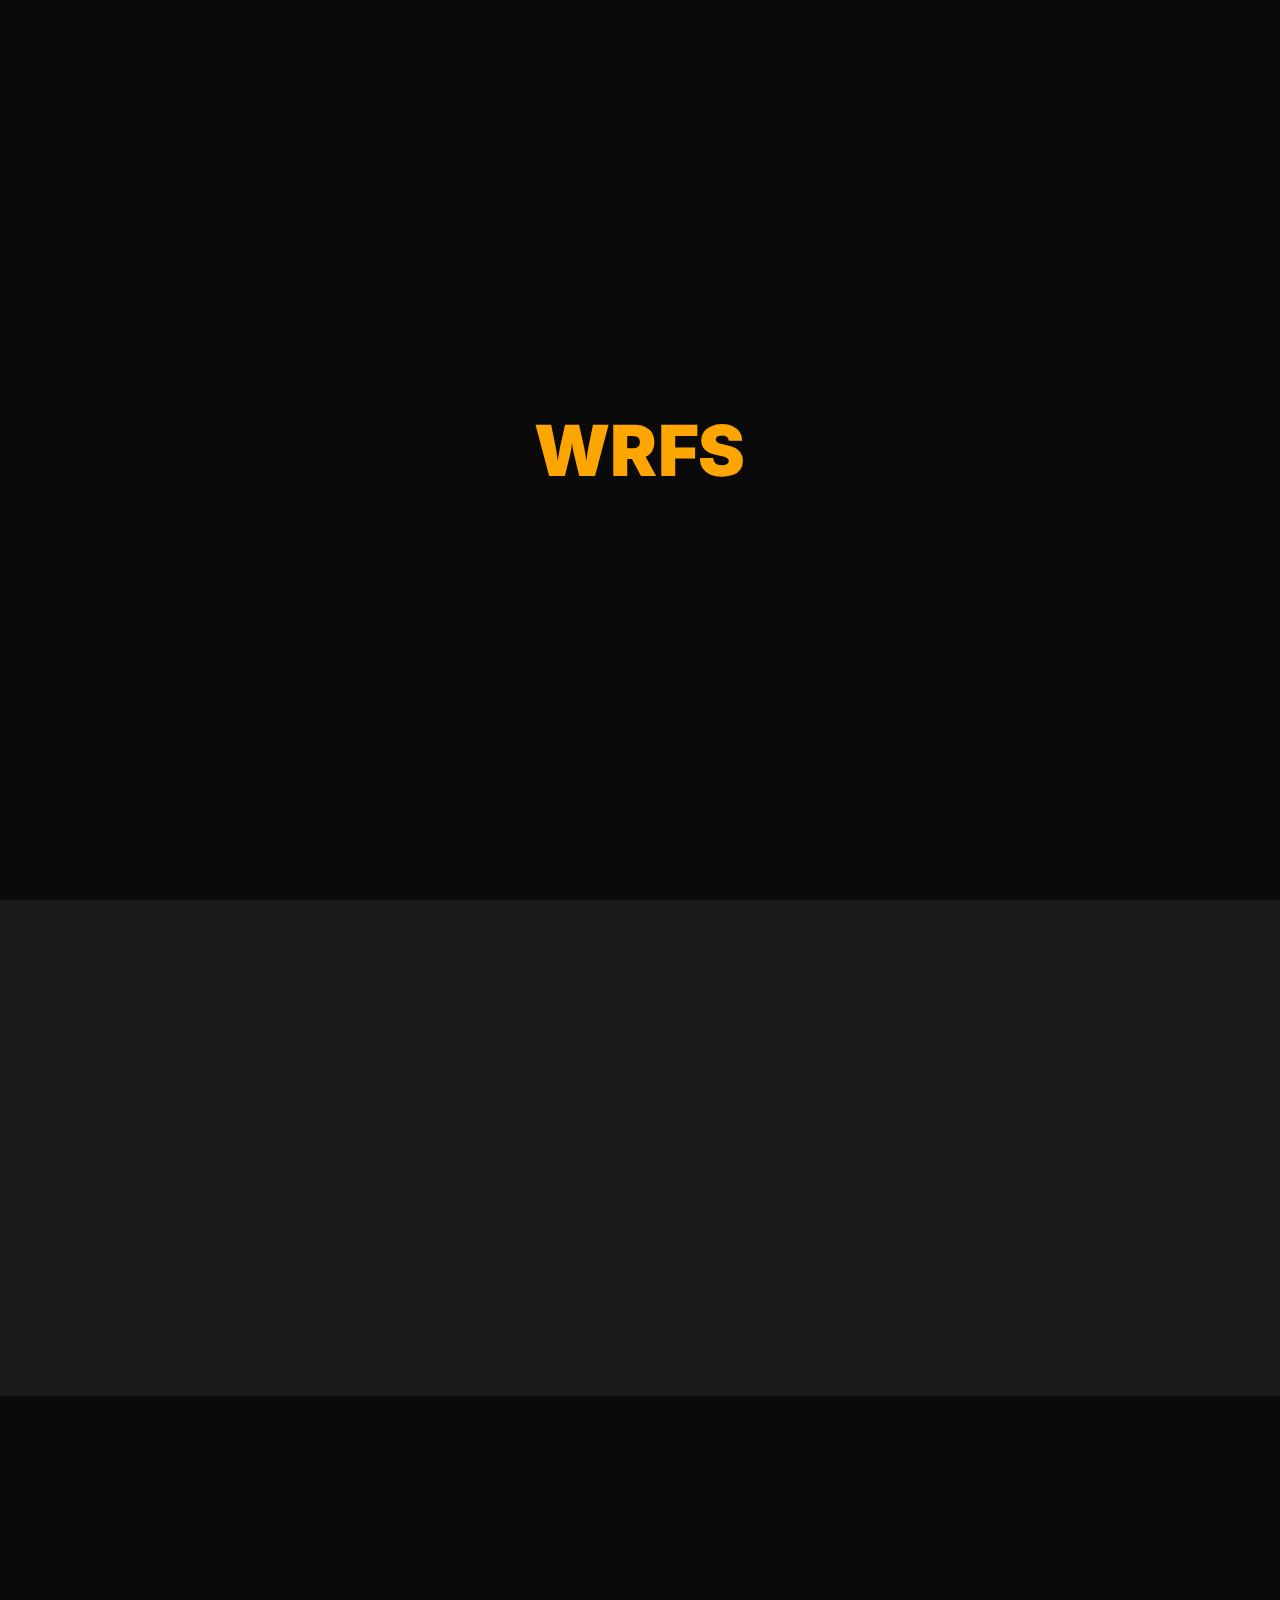
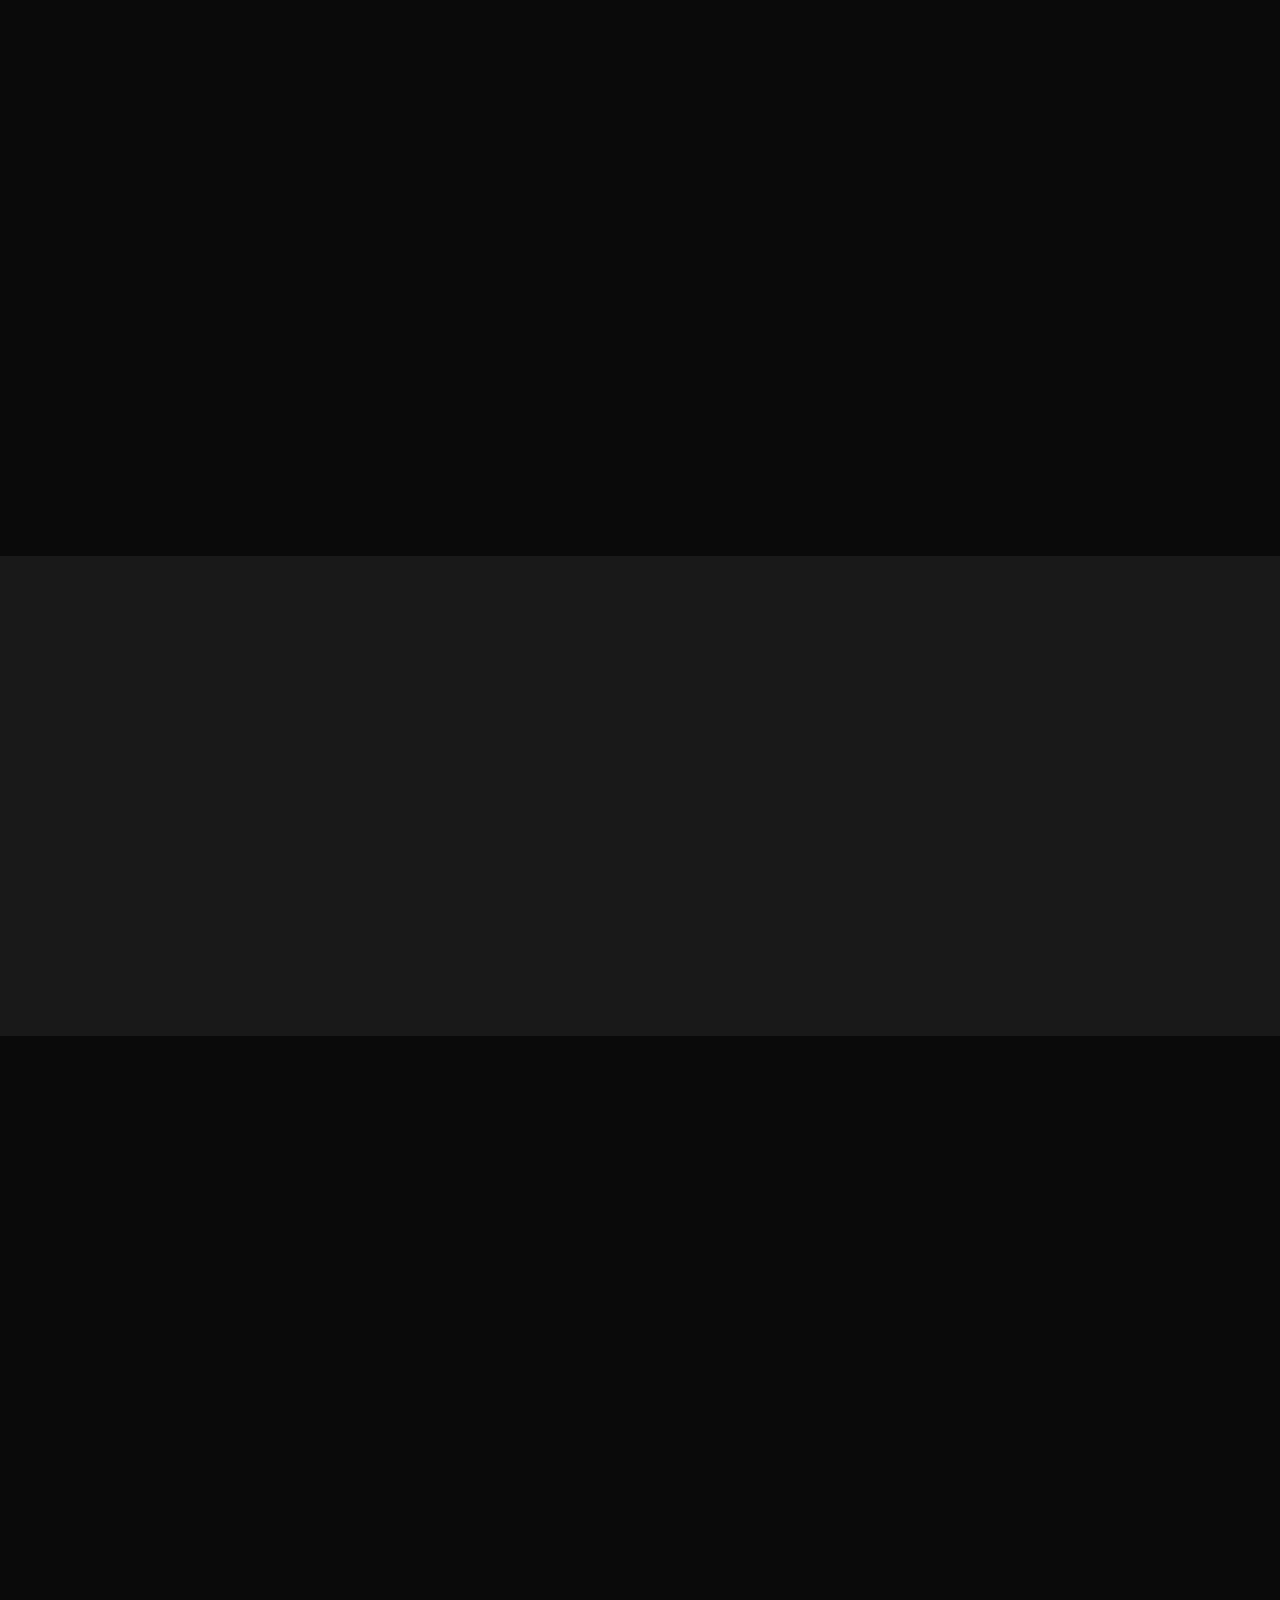
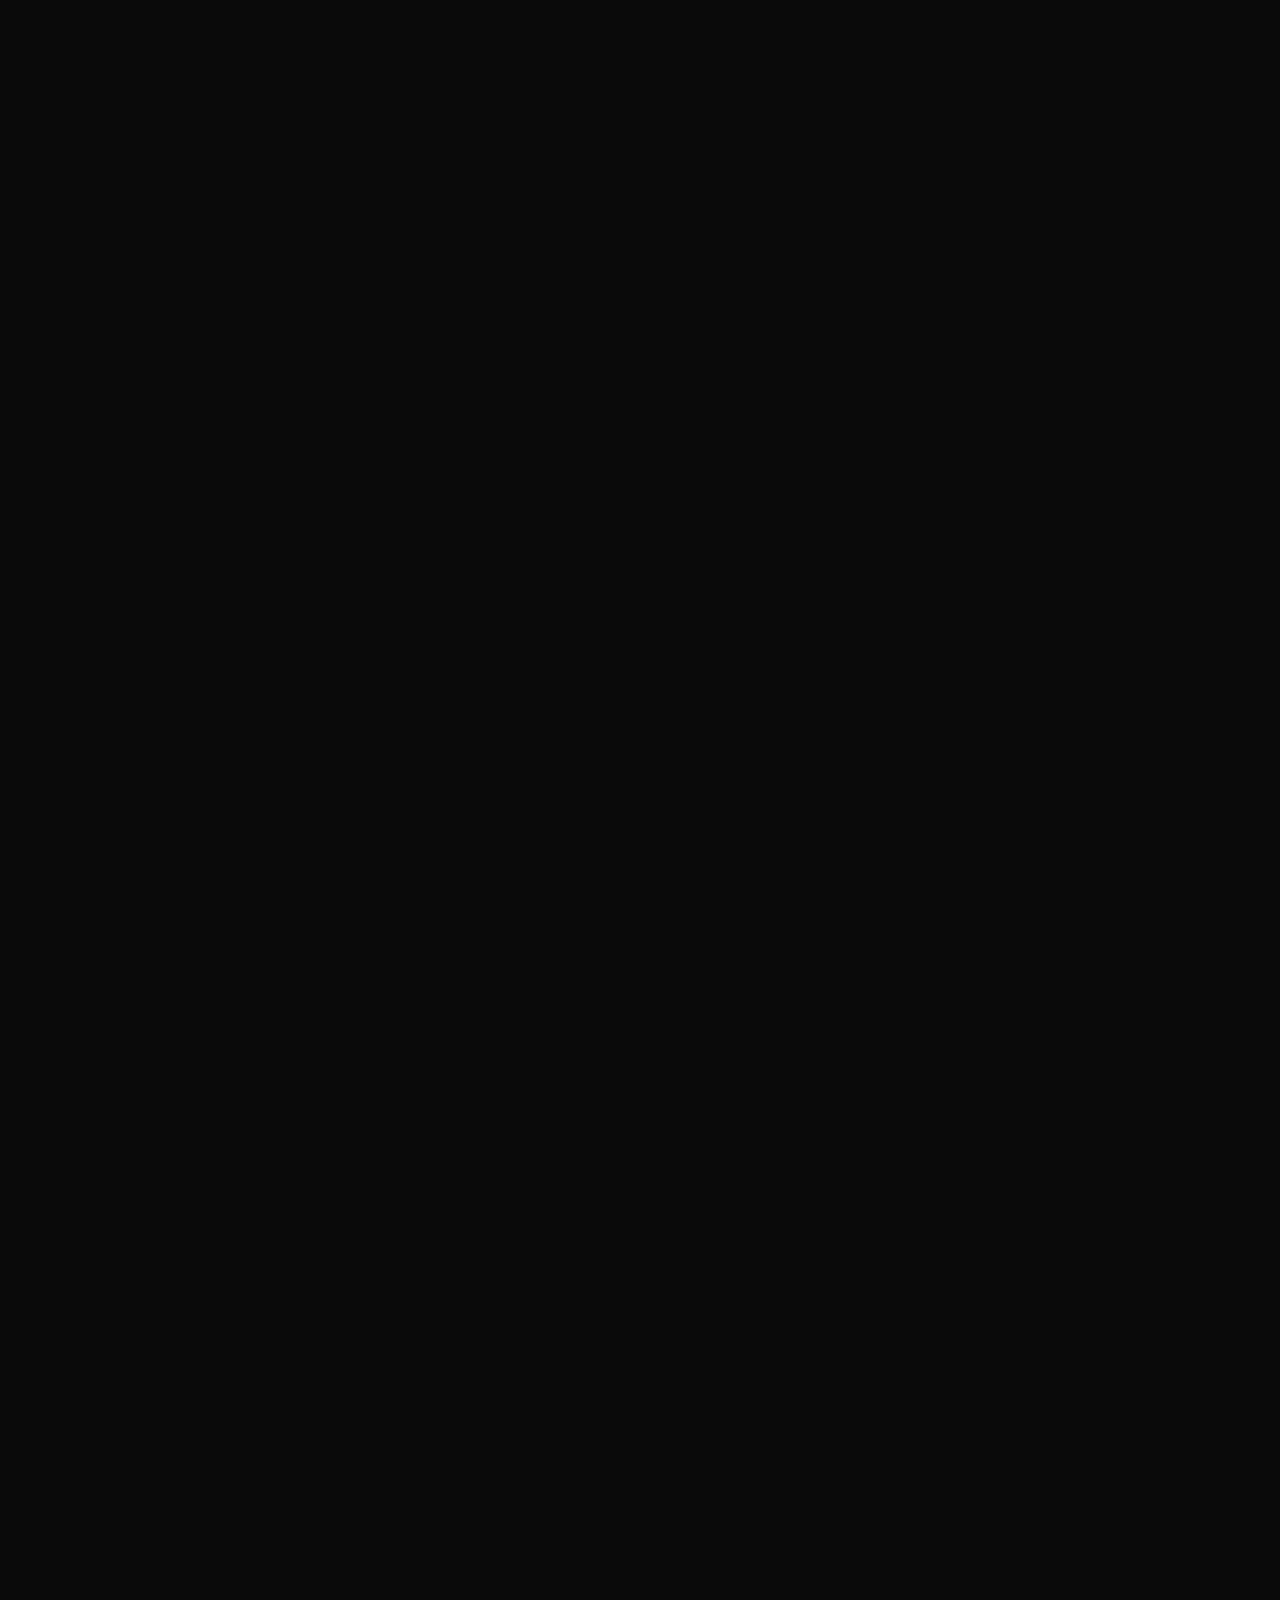
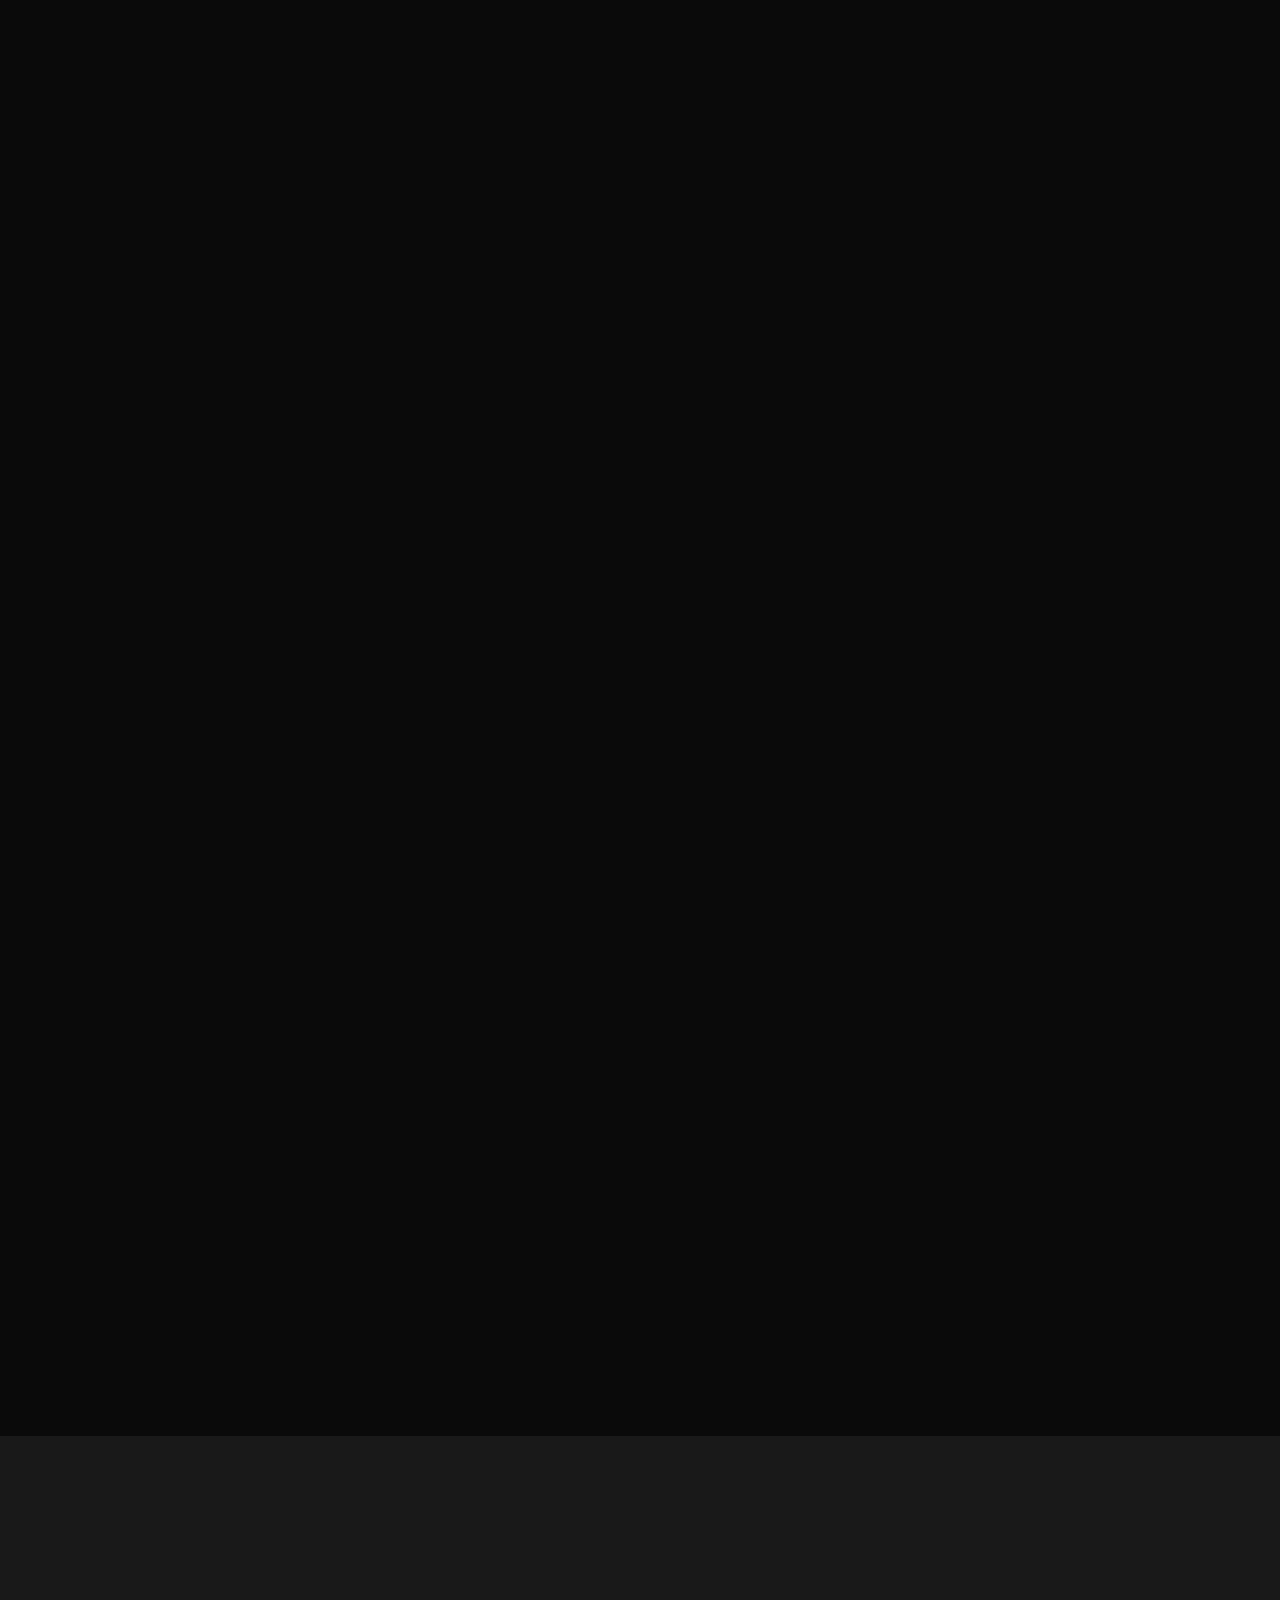
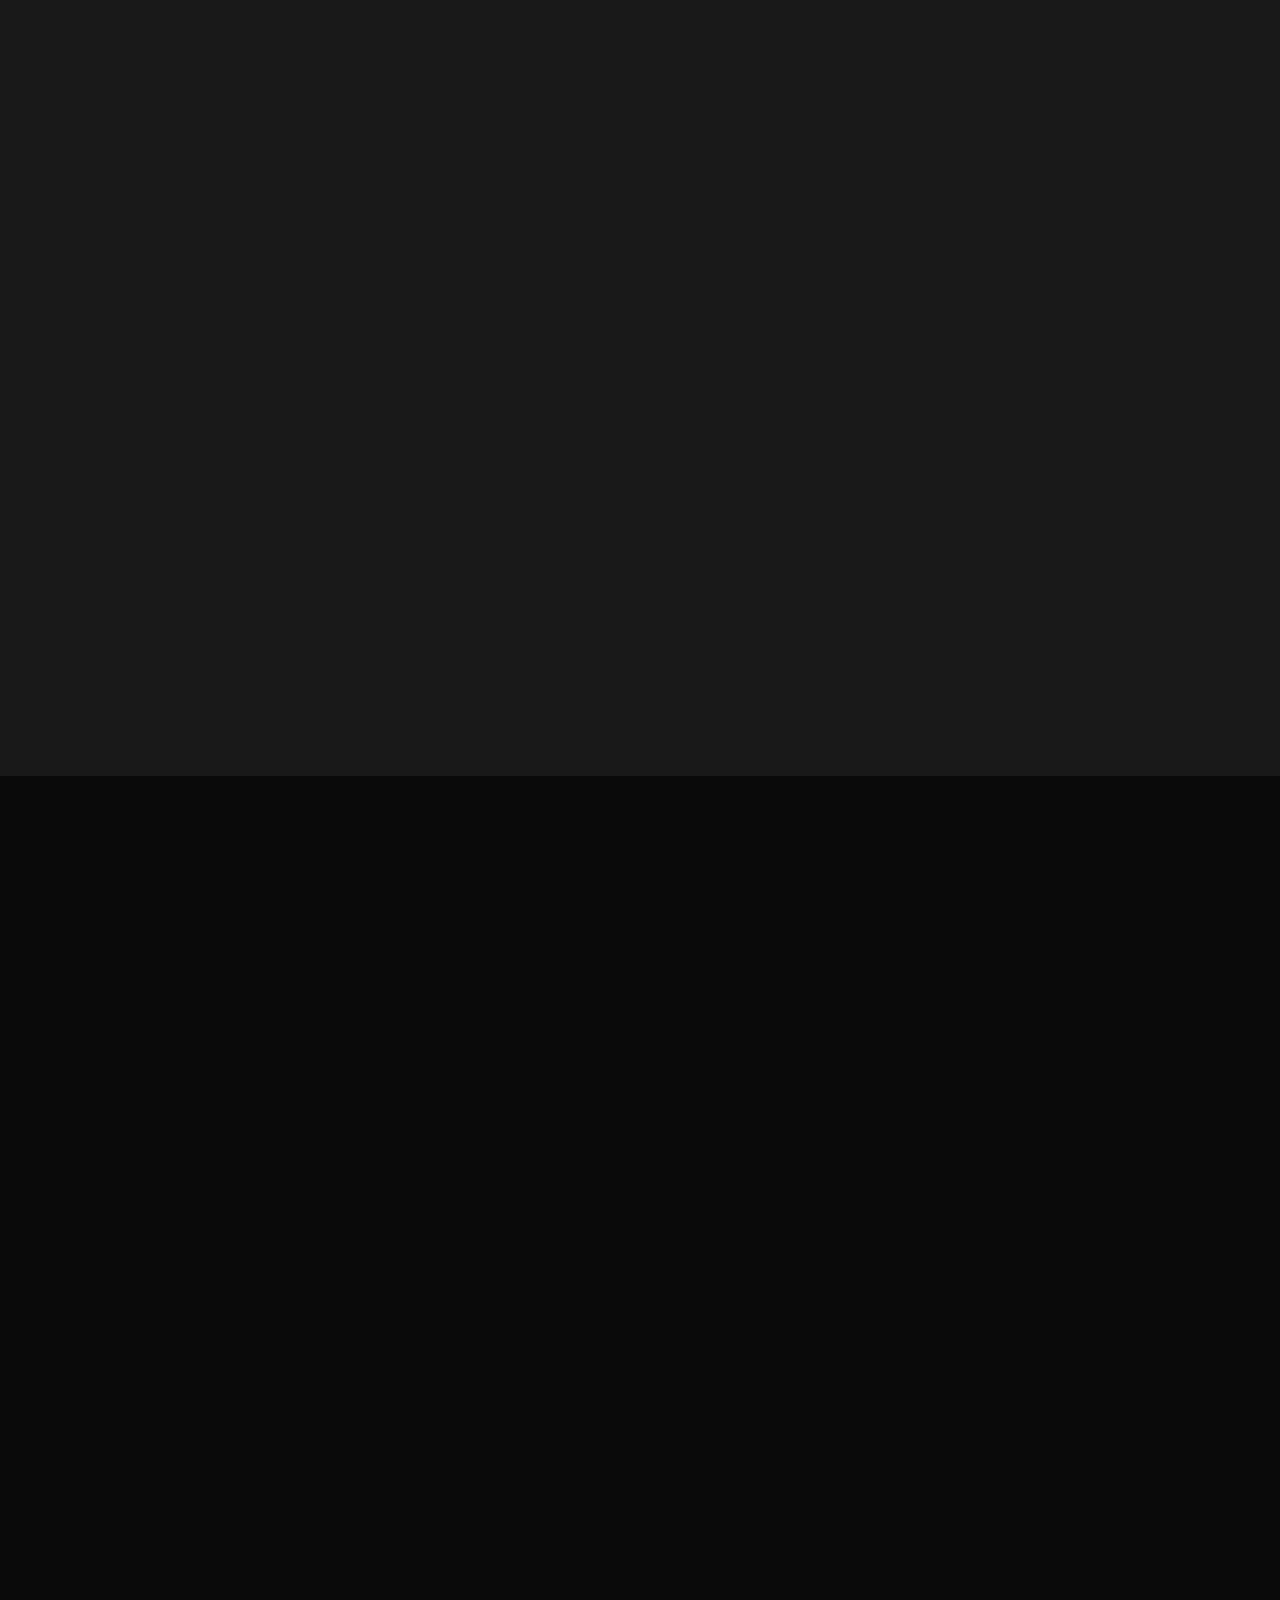
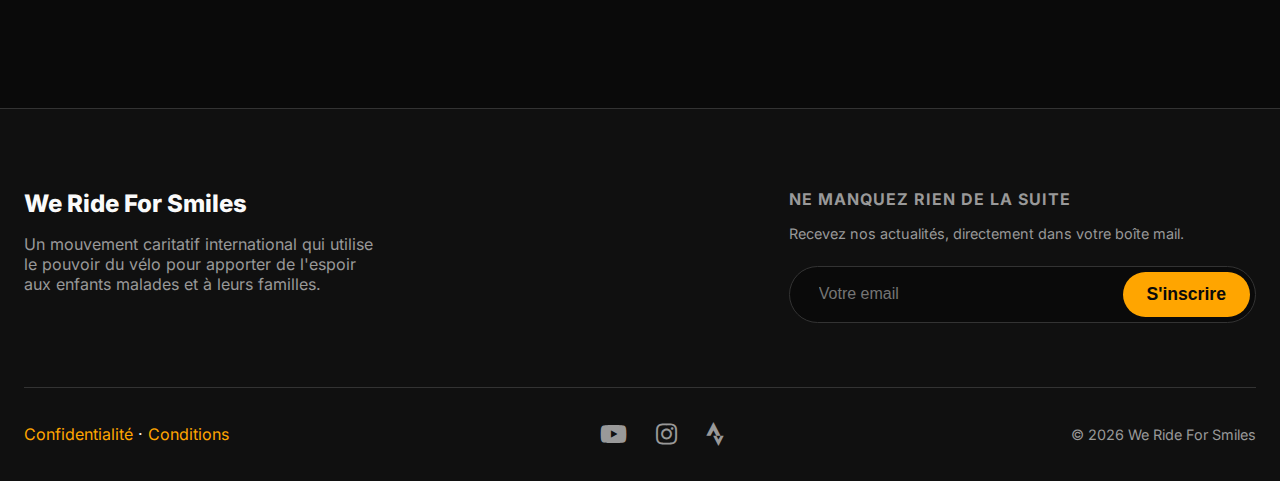
<file: wrfs/fr/index.html>
<!DOCTYPE html>
<html lang="fr" class="dark-mode">
<head>
    <meta charset="UTF-8">
    <meta name="viewport" content="width=device-width, initial-scale=1.0">
    <title>We Ride For Smiles | Défi Cycliste Caritatif Londres-Barcelone 2026</title>
    <meta name="description" content="Juin 2026. Participez à un défi cycliste de 1500 km de Londres à Barcelone. Rejoignez notre mission pour transformer chaque coup de pédale en espoir pour les enfants malades.">
    <link rel="canonical" href="https://www.werideforsmiles.org/fr/index.html" />

    <meta name="author" content="Ben Morin, bemorin.com">
    <meta name="copyright" content="© 2025 We Ride For Smiles. Site créé par Ben Morin.">

    <!--
        Site créé par Ben Morin, bemorin.com. Tous droits réservés.
        Le site We Ride For Smiles et son contenu sont protégés par le droit d'auteur.
        Toute reproduction partielle ou totale est interdite sans autorisation.
    -->

    <meta property="og:title" content="We Ride For Smiles | Défi Cycliste Caritatif Londres-Barcelone 2026" />
    <meta property="og:type" content="website" />
    <meta property="og:url" content="https://www.werideforsmiles.org/fr/index.html" />
    <meta property="og:image" content="https://www.werideforsmiles.org/assets/hero-background.webp" />
    <meta property="og:description" content="Participez à un défi de 1500 km pour soutenir les enfants malades. Chaque coup de pédale compte." />
    <meta property="og:site_name" content="We Ride For Smiles" />
    <meta property="og:locale" content="fr_FR" />

    <meta name="twitter:card" content="summary_large_image">
    <meta name="twitter:title" content="We Ride For Smiles | Défi Cycliste Caritatif Londres-Barcelone 2026">
    <meta name="twitter:description" content="Participez à un défi de 1500 km pour soutenir les enfants malades. Chaque coup de pédale compte.">
    <meta name="twitter:image" content="https://www.werideforsmiles.org/assets/hero-background.webp">

    <link rel="icon" href="../assets/wrfs_favicon.webp" type="image/png">
    <link rel="alternate" hreflang="fr" href="https://www.werideforsmiles.org/fr/index.html" />
    <link rel="alternate" hreflang="en" href="https://www.werideforsmiles.org/en/index.html" />
    <link rel="alternate" hreflang="es" href="https://www.werideforsmiles.org/es/index.html" />
    <link rel="alternate" hreflang="x-default" href="https://www.werideforsmiles.org/fr/index.html" />

    <link rel="stylesheet" href="../css/fa-min.css">

    <link rel="preload" href="../fonts/inter-v19-latin-regular.woff2" as="font" type="font/woff2" crossorigin>
    <link rel="preload" href="../fonts/inter-v19-latin-italic.woff2" as="font" type="font/woff2" crossorigin>
    <link rel="preload" href="../fonts/inter-v19-latin-500.woff2" as="font" type="font/woff2" crossorigin>
    <link rel="preload" href="../fonts/inter-v19-latin-500italic.woff2" as="font" type="font/woff2" crossorigin>
    <link rel="preload" href="../fonts/inter-v19-latin-700.woff2" as="font" type="font/woff2" crossorigin>
    <link rel="preload" href="../fonts/inter-v19-latin-700italic.woff2" as="font" type="font/woff2" crossorigin>
    <link rel="preload" href="../fonts/inter-v19-latin-800.woff2" as="font" type="font/woff2" crossorigin>
    <link rel="preload" href="../fonts/inter-v19-latin-800italic.woff2" as="font" type="font/woff2" crossorigin>
    <link rel="preload" href="../fonts/inter-v19-latin-900.woff2" as="font" type="font/woff2" crossorigin>
    <link rel="preload" href="../fonts/inter-v19-latin-900italic.woff2" as="font" type="font/woff2" crossorigin>
    
    <style>
        /* === WE RIDE FOR SMILES - VERSION CORRIGÉE ET AMÉLIORÉE === */

        /* --- 1. FONDATIONS & THÈMES --- */
        /* inter-regular - latin */
        @font-face {
          font-display: swap; /* Check https://developer.mozilla.org/en-US/docs/Web/CSS/@font-face/font-display for other options. */
          font-family: 'Inter';
          font-style: normal;
          font-weight: 400;
          src: url('../fonts/inter-v19-latin-regular.woff2') format('woff2'); /* Chrome 36+, Opera 23+, Firefox 39+, Safari 12+, iOS 10+ */
        }
        /* inter-italic - latin */
        @font-face {
          font-display: swap; /* Check https://developer.mozilla.org/en-US/docs/Web/CSS/@font-face/font-display for other options. */
          font-family: 'Inter';
          font-style: italic;
          font-weight: 400;
          src: url('../fonts/inter-v19-latin-italic.woff2') format('woff2'); /* Chrome 36+, Opera 23+, Firefox 39+, Safari 12+, iOS 10+ */
        }
        /* inter-500 - latin */
        @font-face {
          font-display: swap; /* Check https://developer.mozilla.org/en-US/docs/Web/CSS/@font-face/font-display for other options. */
          font-family: 'Inter';
          font-style: normal;
          font-weight: 500;
          src: url('../fonts/inter-v19-latin-500.woff2') format('woff2'); /* Chrome 36+, Opera 23+, Firefox 39+, Safari 12+, iOS 10+ */
        }
        /* inter-500italic - latin */
        @font-face {
          font-display: swap; /* Check https://developer.mozilla.org/en-US/docs/Web/CSS/@font-face/font-display for other options. */
          font-family: 'Inter';
          font-style: italic;
          font-weight: 500;
          src: url('../fonts/inter-v19-latin-500italic.woff2') format('woff2'); /* Chrome 36+, Opera 23+, Firefox 39+, Safari 12+, iOS 10+ */
        }
        /* inter-700 - latin */
        @font-face {
          font-display: swap; /* Check https://developer.mozilla.org/en-US/docs/Web/CSS/@font-face/font-display for other options. */
          font-family: 'Inter';
          font-style: normal;
          font-weight: 700;
          src: url('../fonts/inter-v19-latin-700.woff2') format('woff2'); /* Chrome 36+, Opera 23+, Firefox 39+, Safari 12+, iOS 10+ */
        }
        /* inter-700italic - latin */
        @font-face {
          font-display: swap; /* Check https://developer.mozilla.org/en-US/docs/Web/CSS/@font-face/font-display for other options. */
          font-family: 'Inter';
          font-style: italic;
          font-weight: 700;
          src: url('../fonts/inter-v19-latin-700italic.woff2') format('woff2'); /* Chrome 36+, Opera 23+, Firefox 39+, Safari 12+, iOS 10+ */
        }
        /* inter-800 - latin */
        @font-face {
          font-display: swap; /* Check https://developer.mozilla.org/en-US/docs/Web/CSS/@font-face/font-display for other options. */
          font-family: 'Inter';
          font-style: normal;
          font-weight: 800;
          src: url('../fonts/inter-v19-latin-800.woff2') format('woff2'); /* Chrome 36+, Opera 23+, Firefox 39+, Safari 12+, iOS 10+ */
        }
        /* inter-800italic - latin */
        @font-face {
          font-display: swap; /* Check https://developer.mozilla.org/en-US/docs/Web/CSS/@font-face/font-display for other options. */
          font-family: 'Inter';
          font-style: italic;
          font-weight: 800;
          src: url('../fonts/inter-v19-latin-800italic.woff2') format('woff2'); /* Chrome 36+, Opera 23+, Firefox 39+, Safari 12+, iOS 10+ */
        }
        /* inter-900 - latin */
        @font-face {
          font-display: swap; /* Check https://developer.mozilla.org/en-US/docs/Web/CSS/@font-face/font-display for other options. */
          font-family: 'Inter';
          font-style: normal;
          font-weight: 900;
          src: url('../fonts/inter-v19-latin-900.woff2') format('woff2'); /* Chrome 36+, Opera 23+, Firefox 39+, Safari 12+, iOS 10+ */
        }
        /* inter-900italic - latin */
        @font-face {
          font-display: swap; /* Check https://developer.mozilla.org/en-US/docs/Web/CSS/@font-face/font-display for other options. */
          font-family: 'Inter';
          font-style: italic;
          font-weight: 900;
          src: url('../fonts/inter-v19-latin-900italic.woff2') format('woff2'); /* Chrome 36+, Opera 23+, Firefox 39+, Safari 12+, iOS 10+ */
        }
        :root {
          --font-sans: 'Inter', sans-serif;
          --color-background: #0A0A0A; --color-surface: #191919; --color-text-primary: #FAFAFA;
          --color-text-secondary: #999999; --color-primary: #FFA500; --color-primary-dark: #E59400;
          --color-border: #333333; --section-padding: 7rem 0; --container-width: 1280px;
        }
        html.light-mode {
          --color-background: #F5F5F5; --color-surface: #FFFFFF; --color-text-primary: #191919;
          --color-text-secondary: #555555; --color-border: #DDDDDD;
        }
        *, *::before, *::after { box-sizing: border-box; margin: 0; padding: 0; }
        html { scroll-behavior: smooth; }
        body { background-color: var(--color-background); color: var(--color-text-primary); font-family: var(--font-sans); -webkit-font-smoothing: antialiased; overflow-x: hidden; transition: background-color 0.4s ease, color 0.4s ease; }
        body.mobile-nav-open { overflow: hidden; }
        body.modal-open { overflow: hidden; }
        .container { max-width: var(--container-width); margin: 0 auto; padding: 0 1.5rem; }
        h1, h2, h3 { text-wrap: balance; }
        p, .lead { text-wrap: pretty; }
        a { color: var(--color-primary); text-decoration: none; transition: color 0.3s ease; }
        a:hover { color: var(--color-primary-dark); }
        a.btn, a.navbar-brand, .charity-logo, .nav-link { text-decoration: none !important; }
        .fa, .fas, .fab, .fa-solid { font-style: normal; }

        /* --- 2. LAYOUT & ANIMATIONS --- */
        .preloader { position: fixed; top: 0; left: 0; width: 100%; height: 100%; background-color: var(--color-background); z-index: 9999; display: flex; justify-content: center; align-items: center; transition: opacity 0.5s ease 0.2s, visibility 0.5s ease 0.2s; }
        .preloader.fade-out { opacity: 0; visibility: hidden; }
        .preloader-logo-container { font-family: var(--font-sans); font-weight: 900; font-size: clamp(1.5rem, 8vw, 4rem); color: var(--color-primary); display: flex; flex-wrap: wrap; justify-content: center; white-space: nowrap; transition: transform 0.8s cubic-bezier(0.86, 0, 0.07, 1); }
        .preloader .word { display: inline-flex; margin: 0 0.25em; transition: margin 1s cubic-bezier(0.86, 0, 0.07, 1); }
        .preloader .char { display: inline-block; overflow: hidden; }
        .preloader .lower { transition: max-width 1s cubic-bezier(0.86, 0, 0.07, 1), opacity 0.5s ease; max-width: 2em; opacity: 1; }
        .preloader.start-animation .lower { max-width: 0; opacity: 0; }
        .preloader.start-animation .word { margin: 0; }
        .preloader.start-animation .preloader-logo-container { transform: scale(1.1); }
        .preloader.disappear-up .preloader-logo-container { transform: translateY(-50px) scale(1.1); opacity: 0; }
        .fade-in-up { opacity: 0; transform: translateY(30px); transition: opacity 0.8s cubic-bezier(0.165, 0.84, 0.44, 1), transform 0.8s cubic-bezier(0.165, 0.84, 0.44, 1); }
        .fade-in-up.is-visible { opacity: 1; transform: translateY(0); }
        .delay-1 { transition-delay: 0.1s; } .delay-2 { transition-delay: 0.2s; } .delay-3 { transition-delay: 0.3s; }

        /* --- 3. NAVIGATION --- */
        .navbar { position: fixed; top: 0; left: 0; width: 100%; padding: 1.5rem 0; z-index: 1000; transition: background-color 0.3s ease; }
        .navbar.scrolled { background-color: rgba(10, 10, 10, 0.8); backdrop-filter: blur(10px); }
        html.light-mode .navbar.scrolled { background-color: rgba(255, 255, 255, 0.8); }
        .navbar-content { display: flex; justify-content: space-between; align-items: center; }
        .navbar-brand { font-weight: 900; font-size: 1.8rem; color: var(--color-text-primary); z-index: 1001; }
        .nav-menu { display: flex; align-items: center; gap: 1.5rem; }
        .nav-links-desktop { display: none; }
        .nav-link { color: var(--color-text-primary); font-weight: 500; margin: 0 1rem; }
        .nav-link-button { background: none; border: none; font-family: inherit; font-size: inherit; color: var(--color-text-primary); font-weight: 500; cursor: pointer; padding: 0; margin: 0 1rem; transition: color 0.3s ease; }
        .nav-link-button:hover { color: var(--color-primary-dark); }
        .nav-controls { display: flex; align-items: center; gap: 1.5rem; z-index: 1001; }
        /* --- AJOUTS POUR LA NAVIGATION MOBILE --- */
        .btn-mobile-involved {
            display: none !important;
            transition: opacity 0.3s ease, transform 0.3s ease;
        }

        @media (min-width: 992px) {
            .btn-mobile-involved {
                display: none !important;
            }
        }

        @media (max-width: 991px) {
            .nav-links-desktop .btn-desktop-involved {
                display: none !important;
            }
            .nav-controls {
                display: flex;
                align-items: center;
                gap: 1.5rem;
                transition: width 0.3s ease;
            }
            .nav-controls.scrolled-mobile {
                transition: width 0.3s ease;
            }
            .nav-controls.scrolled-mobile .lang-switcher,
            .nav-controls.scrolled-mobile .theme-switch {
                display: none;
                transform: translateY(-20px);
                transition: display 0.3s ease, transform 0.3s ease;
            }
            .nav-controls.scrolled-mobile .btn-mobile-involved {
                display: inline-block !important;
                opacity: 1;
                transform: translateY(0);
                left: auto;
                animation: fadeIn 0.3s ease forwards;
            }
        }
        @keyframes fadeIn {
            from { opacity: 0; transform: translateY(20px); }
            to { opacity: 1; transform: translateY(0); }
        }
        .lang-switcher { position: relative; }
        .lang-switcher .selected-lang { color: var(--color-text-secondary); font-weight: 700; cursor: pointer; }
        .lang-switcher .lang-dropdown { position: absolute; top: 100%; left: 50%; background-color: var(--color-surface); border: 1px solid var(--color-border); border-radius: 8px; padding: 0.5rem; margin-top: 0.5rem; list-style: none; opacity: 0; visibility: hidden; transform: translateX(-50%) translateY(10px); transition: all 0.3s ease; }
        .lang-switcher:hover .lang-dropdown { opacity: 1; visibility: visible; transform: translateX(-50%) translateY(0); }
        .lang-switcher .lang-dropdown a { display: block; padding: 0.5rem 1rem; color: var(--color-text-primary); }
        .lang-switcher .lang-dropdown a:hover { color: var(--color-primary); }
        .theme-switch { background: none; border: none; color: var(--color-text-primary); font-size: 1.2rem; cursor: pointer; line-height: 0; }
        .theme-switch svg { width: 24px; height: 24px; transition: transform 0.4s ease; }
        .nav-toggle { display: none; background: none; border: none; color: var(--color-text-primary); font-size: 1.5rem; cursor: pointer; z-index: 1001; }

        /* --- 3B. MENU MOBILE --- */
        .nav-mobile-overlay { position: fixed; top: 0; left: 0; width: 100%; height: 100%; background-color: var(--color-background); z-index: 1002; display: flex; flex-direction: column; padding: 1.5rem; transform: translateY(-100%); visibility: hidden; transition: transform 0.4s cubic-bezier(0.25, 1, 0.5, 1), visibility 0s 0.4s; }
        .nav-mobile-overlay.is-active { transform: translateY(0); visibility: visible; transition: transform 0.4s cubic-bezier(0.25, 1, 0.5, 1); }
        .nav-mobile-header { display: flex; justify-content: space-between; align-items: center; width: 100%; margin-bottom: 4rem; }
        .nav-mobile-close { background: none; border: none; color: var(--color-text-primary); font-size: 2rem; cursor: pointer; }
        .nav-mobile-links { display: flex; flex-direction: column; align-items: center; justify-content: center; flex-grow: 1; }
        .nav-mobile-overlay .nav-link, .nav-mobile-overlay .nav-link-button { font-size: 2rem; margin: 1rem 0; opacity: 0; transform: translateY(20px); transition: opacity 0.4s ease, transform 0.4s ease; }
        .nav-mobile-overlay.is-active .nav-mobile-links > * { opacity: 1; transform: translateY(0); }
        .nav-mobile-overlay.is-active .nav-mobile-links > *:nth-child(1) { transition-delay: 0.2s; }
        .nav-mobile-overlay.is-active .nav-mobile-links > *:nth-child(2) { transition-delay: 0.25s; }
        .nav-mobile-overlay.is-active .nav-mobile-links > *:nth-child(3) { transition-delay: 0.3s; }
        .nav-mobile-overlay.is-active .nav-mobile-links > *:nth-child(4) { transition-delay: 0.35s; }
        .nav-mobile-overlay.is-active .nav-mobile-links > *:nth-child(5) { transition-delay: 0.4s; }
        .nav-mobile-overlay.is-active .nav-mobile-links > *:nth-child(6) { transition-delay: 0.45s; }
        .nav-mobile-overlay .btn { margin-top: 2rem; opacity: 0; transform: translateY(20px); transition: opacity 0.4s ease 0.5s, transform 0.4s ease 0.5s; }
        .nav-mobile-overlay.is-active .btn { opacity: 1; transform: translateY(0); }
        
        /* --- 4. HÉROS --- */
        .hero { min-height: 100vh; padding-top: 120px; display: flex; align-items: center; position: relative; overflow: hidden; background-color: var(--color-background); }
        .hero::before { content: ''; position: absolute; top: 0; left: 0; right: 0; bottom: 0; z-index: 1; background: linear-gradient(to right, var(--color-background) 30%, transparent 70%), url('../assets/hero-background-dark.webp') no-repeat bottom right; background-size: cover; animation: kenburns 30s ease-out infinite; }
        html.light-mode .hero::before { background: linear-gradient(to right, var(--color-background) 30%, transparent 70%), url('../assets/hero-background-light.webp') no-repeat bottom right; background-size: cover; }
        @keyframes kenburns { 0% { background-position: 80% 100%; } 50% { background-position: 100% 100%; } 100% { background-position: 80% 100%; } }
        .hero-content { position: relative; z-index: 2; }
        h1 { font-size: clamp(2rem, min(7vw, 10vh), 5rem); font-weight: 900; letter-spacing: -0.04em; line-height: clamp(2rem, min(7vw, 10vh), 5rem); }
        .hero-content .lead { font-size: 1.2rem; max-width: 580px; margin: 1.5rem 0 2.5rem 0; color: var(--color-text-secondary); }
        @media (max-width: 767px) {
            .hero-content .lead { font-size: 0.9rem; }
        }
        @media (max-width: 992px) {
            .hero { padding-top: 100px; }
        }
        @media (max-width: 1200px) {
            .hero { align-items: start; }
        }
        html.light-mode .hero-content .lead { color: var(--color-text-primary); opacity: 0.9; }
        .countdown-timer { display: flex; gap: 1.5rem; margin-top: 2.5rem;margin-bottom: 2.5rem; }
        .timer-item { text-align: center; }
        .timer-value { font-size: clamp(2.5rem, 6vw, 4rem); font-weight: 900; color: var(--color-primary); line-height: 1; }
        .timer-label { font-size: 0.9rem; color: var(--color-text-secondary); text-transform: uppercase; letter-spacing: 1px; }
        .btn { display: inline-block; padding: 0.75rem 1.5rem; border-radius: 50px; font-weight: 700; font-size: 1.1rem; text-align: center; transition: all 0.3s ease; border: none; cursor: pointer; position: relative; }
        @media (max-width: 767px) {
            .btn { font-size: 1rem; }
        }
        .btn:hover { transform: scale(1.05); }
        .btn-primary { background: var(--color-primary); color: #0A0A0A; }
        .btn-primary:hover { background: var(--color-primary-dark); }
        .btn-secondary { background-color: transparent; color: var(--color-text-primary); box-shadow: inset 0 0 0 2px var(--color-text-primary); }
        .btn-secondary:hover { background-color: var(--color-text-primary); color: var(--color-background); }
        .cta-buttons { display: flex; flex-wrap: wrap; gap: 1rem; align-items: center; }
        .cta-buttons .btn { margin: 0; }

        /* --- 5. SECTIONS --- */
        .section { padding: var(--section-padding); }
        .section-surface { background-color: var(--color-surface); }
        .section h2 { max-width: 800px; margin: 0 auto 3rem auto; text-align: center; font-size: clamp(1.8rem, 5vw, 3.5rem); }
        #mission.section h2 { margin-bottom: 0; }
        .stats-grid { display: grid; grid-template-columns: repeat(2, 1fr); gap: 2rem; max-width: 800px; margin: 4rem auto 0 auto; text-align: center; }
        .stat-item .stat-number { font-size: clamp(3.5rem, 10vw, 6rem); font-weight: 900; color: var(--color-primary); line-height: 1; }
        .stat-item .stat-label { color: var(--color-text-secondary); font-weight: 500; margin-top: 0.5rem; }
        
        /* --- 6. CAUSES --- */
        .charity-grid { display: grid; grid-template-columns: 1fr; gap: 2rem; margin-top: 4rem; }
        .charity-category { background-color: #FFF; padding: 2.5rem; border-radius: 12px; }
        .charity-category h3 { color: var(--color-primary); margin-bottom: 2rem; font-weight: 700; border-bottom: 1px solid #DDDDDD; padding-bottom: 1rem; }
        .charity-logo { display: flex; align-items: center; justify-content: center; gap: 1.5rem; padding: 1rem; margin: 0 -1rem 1rem -1rem; border-radius: 8px; transition: background-color 0.3s ease; }
        .charity-logo:hover { background-color: rgba(128, 128, 128, 0.1); }
        .charity-logo img { max-height: 50px; width: auto }
        .charity-logo span { font-weight: 500; font-size: 1.1rem; color: #000; }

        /* --- 7. VALEURS --- */
        .values-container { position: relative; min-height: 400vh; }
        .values-sticky { position: sticky; top: 0; height: 100vh; display: flex; justify-content: center; align-items: center; overflow: hidden; }
        .value-step { position: absolute; top: 0; left: 0; width: 100%; height: 100%; display: flex; justify-content: center; align-items: center; text-align: center; opacity: 0; transform: scale(0.95); transition: opacity 0.6s ease-in-out, transform 0.6s ease-in-out; }
        .value-step.is-active { opacity: 1; transform: scale(1); }
        .value-content { max-width: 600px; padding: 1rem; }
        .value-content .value-title { font-size: clamp(4rem, 15vw, 10rem); line-height: 1; font-weight: 900; color: var(--color-primary); }
        .value-content .value-subtitle { font-size: 1.5rem; font-weight: 700; margin-top: 1rem; color: var(--color-text-primary); }
        .value-content p { font-size: 1.1rem; color: var(--color-text-secondary); margin-top: 1.5rem; }
        .value-next-btn { position: absolute; bottom: 2.5rem; left: 50%; background: var(--color-primary); color: #0A0A0A; border: none; border-radius: 50px; padding: 1rem 2rem; font-weight: 700; font-size: 1rem; cursor: pointer; opacity: 0; transform: translateX(-50%) translateY(20px); transition: opacity 0.4s ease, transform 0.4s ease; visibility: hidden; }
        .value-next-btn.is-visible { opacity: 1; transform: translateX(-50%) translateY(0); visibility: visible; }
        
        /* --- 8. ÉQUIPE --- */
        .team-grid { display: flex; flex-wrap: wrap; justify-content: center; gap: 2rem; margin-top: 4rem; max-width: 1100px; margin-left: auto; margin-right: auto; }

        .team-member { position: relative; border-radius: 12px; overflow: hidden; cursor: pointer; aspect-ratio: 1 / 1.2; box-shadow: 0 10px 20px rgba(0,0,0,0.1); background-color: var(--color-background); flex: 0 1 340px; }
        .team-member img {
            width: 100%;
            height: 100%;
            object-fit: cover;
            transition: transform 0.4s cubic-bezier(0.25, 1, 0.5, 1);
        }
        .team-member:hover img { transform: scale(1.05); }
        .team-member-overlay {
            position: absolute;
            bottom: 0;
            left: 0;
            width: 100%;
            padding: 3rem 1.5rem 1.5rem 1.5rem;
            background: linear-gradient(to top, rgba(0,0,0,0.85) 20%, transparent);
            transition: opacity 0.4s ease;
        }
        .team-member-info { transform: translateY(10px); transition: transform 0.4s ease; }
        .team-member:hover .team-member-info { transform: translateY(0); }
        .team-member-info h3 {
            font-size: 1.5rem;
            font-weight: 700;
            color: #FFFFFF;
            margin: 0 0 0.25rem 0;
            text-shadow: 1px 1px 3px rgba(0,0,0,0.5);
        }
        .team-member-info span {
            font-size: 1rem;
            color: var(--color-primary);
            font-weight: 500;
        }
        .team-modal-content { padding: 0 !important; max-width: 800px; }
        .team-modal-grid { display: grid; grid-template-columns: 1fr; }
        .team-modal-image {
            width: 100%;
            height: 250px;
            overflow: hidden;
            border-top-left-radius: 12px;
            border-top-right-radius: 12px;
        }
        .team-modal-image img {
            width: 100%;
            height: 100%;
            object-fit: cover;
            object-position: center 20%;
        }
        .team-modal-details { padding: 2.5rem; }
        .team-modal-details h3 {
            font-size: 2.2rem;
            font-weight: 800;
            margin: 0 0 0.25rem 0;
        }
        .team-modal-role {
            display: block;
            font-size: 1.1rem;
            font-weight: 700;
            color: var(--color-primary);
            margin-bottom: 1.5rem;
        }
        .team-modal-details p { color: var(--color-text-secondary); line-height: 1.7; margin-bottom: 1rem; }
        .team-modal-socials { margin-top: 2rem; display: flex; gap: 1.5rem; }
        .team-modal-socials a {
            color: var(--color-text-secondary);
            font-size: 1.8rem;
            transition: color 0.3s ease, transform 0.3s ease;
            position: relative;
        }
        .team-modal-socials a:hover { color: var(--color-primary); transform: translateY(-3px); }
        /* --- Styles pour la carte "Rejoindre l'équipe" --- */
        .team-member--join {
            background-color: transparent;
            border: 3px dashed var(--color-border);
            display: flex;
            align-items: center;
            justify-content: center;
            text-align: center;
            transition: border-color 0.3s ease, background-color 0.3s ease, transform 0.3s ease;
        }

        .team-member--join:hover {
            border-color: var(--color-primary);
            background-color: rgba(255, 165, 0, 0.05);
            transform: translateY(-5px);
        }

        .join-card-content { transition: transform 0.3s ease; }

        .team-member--join:hover .join-card-content { transform: scale(1.05); }

        .join-card-content i {
            font-size: 3rem;
            color: var(--color-text-secondary);
            margin-bottom: 1.5rem;
            transition: color 0.3s ease;
        }

        .team-member--join:hover .join-card-content i { color: var(--color-primary); }

        .join-card-content h3 {
            font-size: 1.5rem;
            color: var(--color-text-primary);
            margin: 0 0 0.25rem 0;
        }

        .join-card-content span {
            color: var(--color-text-secondary);
            font-weight: 500;
        }

        /* Style de la bulle du tooltip (::after) */
        .team-modal-socials a::after {
            content: attr(aria-label); /* Récupère le texte de l'aria-label ! */
            position: absolute;
            bottom: 150%; /* Positionne le tooltip au-dessus de l'icône */
            left: 50%;
            transform: translateX(-50%);

            /* Apparence */
            background-color: var(--color-surface);
            color: var(--color-text-primary);
            padding: 0.5rem 1rem;
            border-radius: 8px;
            font-size: 0.9rem;
            font-weight: 500;
            white-space: nowrap; /* Empêche le texte de passer à la ligne */
            box-shadow: 0 4px 15px rgba(0, 0, 0, 0.2);

            /* État initial (caché) */
            opacity: 0;
            visibility: hidden;
            transition: opacity 0.2s ease, transform 0.2s ease;
        }

        /* Style de la petite flèche du tooltip (::before) */
        .team-modal-socials a::before {
            content: '';
            position: absolute;
            bottom: 150%;
            left: 50%;
            transform: translateX(-50%) translateY(16px); /* Décale la flèche sous la bulle */

            /* Création du triangle avec les bordures */
            border: 8px solid transparent;
            border-top-color: var(--color-surface);

            /* État initial (caché) */
            opacity: 0;
            visibility: hidden;
            transition: opacity 0.2s ease, transform 0.2s ease;
        }

        /* --- Comportement au survol --- */

        /* Uniquement pour les appareils qui peuvent survoler (pas les mobiles) */
        @media (hover: hover) and (min-width: 768px) {
            .team-modal-socials a:hover::before,
            .team-modal-socials a:hover::after {
                opacity: 1;
                visibility: visible;
                bottom: 140%; /* Effet de "pop" vers le haut */
            }
        }

        /* --- 9. FAQ --- */
        .faq-container { max-width: 800px; margin: 4rem auto 0 auto; }
        .faq-item { background-color: var(--color-surface); border-radius: 8px; margin-bottom: 1rem; border: 1px solid var(--color-border); overflow: hidden; }
        .faq-question { padding: 1.75rem 4rem 1.75rem 1.75rem; font-weight: 700; font-size: 1.2rem; cursor: pointer; position: relative; background: none; border: none; width: 100%; text-align: left; color: var(--color-text-primary); transition: background-color 0.3s ease; }
        .faq-question:hover { background-color: rgba(255, 165, 0, 0.05); }
        .faq-question::after { content: '+'; position: absolute; right: 1.75rem; top: 50%; transform: translateY(-50%); font-size: 2rem; transition: transform 0.3s ease; color: var(--color-primary); }
        .faq-question.active::after { transform: translateY(-50%) rotate(45deg); }
        .faq-answer { overflow: hidden; transition: height 0.4s cubic-bezier(0.4, 0, 0.2, 1); height: 0; }
        .faq-answer-content { padding: 1.75rem; color: var(--color-text-secondary); line-height: 1.6; }
        .faq-answer-content p { margin-bottom: 0; }
        
        /* --- 10. MODALE --- */
        .modal-overlay { position: fixed; top: 0; left: 0; width: 100%; height: 100%; background: rgba(0,0,0,0.85); z-index: 2000; display: flex; justify-content: center; align-items: center; opacity: 0; visibility: hidden; transition: opacity 0.3s ease, visibility 0.3s; }
        .modal-overlay.is-active { opacity: 1; visibility: visible; }
        .modal-content { background: var(--color-surface); border-radius: 12px; padding: 2.5rem; width: 90%; max-width: 850px; position: relative; transform: translateY(100%); transition: transform 0.4s cubic-bezier(0.25, 1, 0.5, 1); }
        #involve-modal .modal-content, .team-modal-content { max-height: 90vh; overflow-y: auto; }
        #involve-modal .modal-content::-webkit-scrollbar, .team-modal-content::-webkit-scrollbar { width: 8px; }
        #involve-modal .modal-content::-webkit-scrollbar-track, .team-modal-content::-webkit-scrollbar-track { background: var(--color-background); border-radius: 10px; }
        #involve-modal .modal-content::-webkit-scrollbar-thumb, .team-modal-content::-webkit-scrollbar-thumb { background-color: var(--color-border); border-radius: 10px; border: 2px solid var(--color-background); }
        #involve-modal .modal-content::-webkit-scrollbar-thumb:hover, .team-modal-content::-webkit-scrollbar-thumb:hover { background-color: var(--color-primary); }
        .modal-overlay.is-active .modal-content { transform: translateY(0); }
        .modal-close { position: absolute; top: 1rem; right: 1rem; background: none; border: none; color: var(--color-text-secondary); font-size: 2rem; cursor: pointer; z-index: 10; }
        .modal-header { text-align: center; margin-bottom: 2.5rem; }
        .icon-header { color: var(--color-primary); font-size: 3rem; margin-bottom: 1rem; }
        .modal-content h3 { font-size: 1.8rem; font-weight: 800; margin-bottom: 0.5rem; }
        .modal-intro { color: var(--color-text-secondary); max-width: 500px; margin: 0 auto; }
        .form-group { margin-bottom: 1.5rem; }
        .form-group label { display: block; font-weight: 500; margin-bottom: 0.5rem; }
        .form-group input[type="text"], .form-group input[type="email"] { width: 100%; padding: 0.8rem; background: var(--color-background); border: 1px solid var(--color-border); color: var(--color-text-primary); border-radius: 6px; }
        .form-group input::placeholder { color: var(--color-text-secondary); opacity: 0.7; }
        .form-row { display: flex; flex-direction: column; gap: 1.5rem; }
        @media (min-width: 576px) {
            .form-row { flex-direction: row; }
            .form-row .form-group { flex: 1; margin-bottom: 0; }
        }
        .involvement-options { display: grid; grid-template-columns: repeat(auto-fit, minmax(200px, 1fr)); gap: 1rem; margin-top: 1rem; }
        .option-card { position: relative; }
        .option-card input[type="checkbox"] { position: absolute; opacity: 0; width: 100%; height: 100%; cursor: pointer; }
        .option-label { display: flex; flex-direction: column; align-items: center; text-align: center; padding: 1.5rem; border: 2px solid var(--color-border); border-radius: 12px; transition: all 0.3s ease; cursor: pointer; height: 100%; }
        .option-label i { font-size: 2rem; margin-bottom: 0; color: var(--color-primary); transition: transform 0.3s ease; }
        .option-label-header { display: flex; align-items: center; justify-content: center; flex-direction: column; gap: 1rem; margin-bottom: 0.2rem; }
        .option-label strong { font-size: 1.1rem; color: var(--color-text-primary); }
        .option-label span { font-size: 0.9rem; color: var(--color-text-secondary); margin-top: 0.25rem; }
        .option-card:hover .option-label { border-color: var(--color-primary); transform: translateY(-5px); }
        .option-card:hover .option-label i { transform: scale(1.1); }
        .option-card input:checked + .option-label { border-color: var(--color-primary); background-color: rgba(255, 165, 0, 0.05); box-shadow: 0 0 15px rgba(255, 165, 0, 0.2); }
        @media (max-width: 576px) {
          .option-label-header { flex-direction: row; gap: 0.75rem; margin-bottom: 0.75rem; }
          .involvement-options { grid-template-columns: 1fr; }
        }
        .custom-checkbox-container { display: flex; justify-content: center; align-items: center; margin-top: 1.5rem; gap: 0.75rem; cursor: pointer; }
        .custom-checkbox-container input[type="checkbox"] { position: absolute; opacity: 0; }
        .custom-checkbox-container .checkbox-label { font-size: 0.9rem; color: var(--color-text-secondary); position: relative; padding-left: 30px; line-height: 22px; }
        .custom-checkbox-container .checkbox-label::before { content: ''; position: absolute; left: 0; top: 0; width: 22px; height: 22px; border: 2px solid var(--color-border); background-color: var(--color-background); border-radius: 6px; transition: all 0.2s ease; }
        .custom-checkbox-container .checkbox-label::after { content: ''; position: absolute; left: 8px; top: 4px; width: 5px; height: 10px; border: solid var(--color-background); border-width: 0 3px 3px 0; transform: rotate(45deg) scale(0); transition: transform 0.2s cubic-bezier(0.34, 1.56, 0.64, 1); }
        .custom-checkbox-container input:checked + .checkbox-label::before { background-color: var(--color-primary); border-color: var(--color-primary); }
        .custom-checkbox-container input:checked + .checkbox-label::after { transform: rotate(45deg) scale(1); }
        
        /* --- 10B. ANIMATION DE SOUMISSION DE FORMULAIRE --- */
        .btn-loader { width: 1.2em; height: 1.2em; border: 2px solid currentColor; border-right-color: transparent; border-radius: 50%; display: none; animation: spin 0.8s linear infinite; }
        .form-submit-btn.loading .btn-text { display: none; }
        .form-submit-btn.loading .btn-loader { display: inline-block; vertical-align: middle; }
        .form-submit-btn:disabled { cursor: not-allowed; opacity: 0.8; }
        @keyframes spin { to { transform: rotate(360deg); } }

        /* --- 11. FOOTER --- */
        footer { padding: 5rem 0 2rem 0; text-align: left; background-color: #101010; border-top: 1px solid var(--color-border); }
        html.light-mode footer { background-color: #e9ecef; }
        .footer-grid { display: grid; grid-template-columns: 1.5fr 1fr; gap: 4rem; margin-bottom: 4rem; }
        .footer-about h3 { font-size: 1.5rem; font-weight: 800; color: var(--color-text-primary); margin-bottom: 1rem; }
        .footer-about p { color: var(--color-text-secondary); max-width: 350px; }
        .footer-newsletter h4 { font-size: 1rem; font-weight: 700; color: var(--color-text-secondary); text-transform: uppercase; letter-spacing: 1px; margin-bottom: 1rem; }
        .input-group { display: flex; border: 1px solid var(--color-border); border-radius: 50px; padding: 5px; background-color: var(--color-background); }
        .input-group input { flex-grow: 1; background: transparent; border: none; color: var(--color-text-primary); padding: 0.75rem 1.5rem; font-size: 1rem; }
        .input-group input:focus { outline: none; }
        .input-group button { flex-shrink: 0; }
        .footer-bottom { border-top: 1px solid var(--color-border); padding-top: 2rem; display: flex; justify-content: space-between; align-items: center; flex-wrap: wrap; gap: 1rem; }
        .footer-bottom p { color: var(--color-text-secondary); font-size: 0.9rem; }
        .footer-copyright { color: var(--color-text-secondary); font-size: 0.9rem; margin: 0; }
        .footer-copyright a { color: var(--color-primary); text-decoration: none; transition: color 0.3s ease; }
        .footer-copyright a:hover { color: var(--color-primary-dark); }
        .footer-socials a { color: var(--color-text-secondary); font-size: 1.5rem; margin-left: 1.5rem; transition: color 0.3s ease; }
        .footer-socials a:hover { color: var(--color-text-primary); }

        /* --- 11B. WIDGET ASSOCIATIONS --- */
        .charity-slider-widget {
            position: absolute;
            bottom: 1.5rem;
            right: 1.5rem;
            width: 600px;
            max-width: calc(100% - 3rem);
            background-color: #FFF;
            border: 1px solid var(--color-border);
            border-radius: 12px;
            padding: 1.25rem;
            box-shadow: 0 10px 30px rgba(0,0,0,0.2);
            z-index: 999;
            opacity: 0;
            transform: translateY(20px);
            animation: slide-in-widget 0.5s ease 2.5s forwards;
            display: block;
            transition: width 0.4s ease, bottom 0.3s ease; 
        }
        .charity-slider-widget.scrolled { width: 320px; }
        @media (min-width: 992px) {
            .charity-slider-widget { position: fixed; }
            .charity-slider-widget .slider-content { height: 160px; }
            .charity-slider-widget .slide-item img { max-height: 100px; }
        }
        @keyframes slide-in-widget {
            to { opacity: 1; transform: translateY(0); }
        }
        .charity-slider-widget h4 {
            font-weight: 700;
            margin: 0 0 1rem 0;
            font-size: 0.9rem;
            color: var(--color-text-secondary);
            text-align: left;
        }
        .charity-slider-widget .slider-content {
            position: relative;
            height: 12vh; 
            transition: height 0.4s ease;
        }
        .charity-slider-widget.scrolled .slider-content {
            height: 4vh;
        }
        .charity-slider-widget .slide-item {
            position: absolute;
            top: 0;
            left: 0;
            width: 100%;
            height: 100%;
            display: flex;
            align-items: center;
            justify-content: center;
            opacity: 0;
            visibility: hidden;
            transform: translateX(10px);
            transition: opacity 0.6s ease, transform 0.6s ease, visibility 0s 0.6s;
        }
        .charity-slider-widget .slide-item.active {
            opacity: 1;
            visibility: visible;
            transform: translateX(0);
            transition: opacity 0.6s ease, transform 0.6s ease, visibility 0s;
        }
        .charity-slider-widget .slide-item img {
            max-height: 8vh;
            width: auto;
            transition: max-height 0.4s ease;
        }
        .charity-slider-widget.scrolled .slide-item img {
            max-height: 4vh;
        }
        .charity-slider-widget .slide-item span {
            font-weight: 500;
            color: var(--color-text-primary);
            font-size: 1.2rem;
            transition: font-size 0.4s ease;
        }
        .charity-slider-widget.scrolled .slide-item span {
            font-size: 1rem;
        }

        /* --- 11C. CONTRÔLES DU WIDGET ASSOCIATIONS --- */
        .widget-controls {
            position: absolute;
            top: 0.75rem;
            right: 1rem;
            display: flex;
            gap: 0.5rem;
            z-index: 1000;
        }

        .widget-controls button {
            background: none;
            border: none;
            color: var(--color-text-secondary);
            cursor: pointer;
            font-size: 1.2rem;
            padding: 0.25rem;
            line-height: 1;
            transition: color 0.3s ease, transform 0.3s ease;
        }

        .widget-controls #widget-toggle-size {
            font-size: 0.9rem;
        }

        .widget-controls button:hover {
            color: var(--color-primary);
            transform: scale(1.1);
        }

        /* AJOUT : Classe pour cacher le widget lors de la fermeture */
        .charity-slider-widget.is-hidden {
            opacity: 0;
            visibility: hidden;
            transform: translateY(20px);
        }
        
        /* AJOUT : Transition pour la fermeture en douceur */
        .charity-slider-widget {
            /* ... (vos styles existants) ... */
            transition: width 0.4s ease, bottom 0.3s ease, opacity 0.3s ease, transform 0.3s ease, visibility 0.3s ease;
        }
        
        /* --- 12. RESPONSIVE --- */
        @media (min-width: 992px) { .nav-links-desktop { display: flex; align-items: center; } }
        @media (max-width: 991px) { 
            .nav-toggle { display: block; }
            .hero::before { background: none !important; animation: none !important; }
        }
        @media (min-width: 768px) { 
            .stats-grid { grid-template-columns: repeat(4, 1fr); } 
            .charity-grid { grid-template-columns: 1fr 1fr; }
            .team-modal-grid { grid-template-columns: 280px 1fr; text-align: left; }
            .team-modal-image {
                height: auto;
                border-top-left-radius: 12px;
                border-bottom-left-radius: 12px;
                border-top-right-radius: 0;
            }
            .team-modal-content {
                max-height: 90vh; 
                overflow: hidden;
            }
            .team-modal-details {
                max-height: 90vh;
                overflow-y: auto;
            }
        }

        @media (max-width: 767px) { 
            .modal-content { padding: 2rem 1.5rem; }
            .footer-grid { grid-template-columns: 1fr; text-align: center; } 
            .footer-about p { margin: 0 auto; text-align: center; }
            .footer-bottom { justify-content: center; flex-direction: column; gap: 1.5rem; text-align: center; }
            .footer-copyright { display: flex; flex-direction: column; gap: 0.75rem; }
            .footer-socials a { margin: 0 0.75rem; }
            .value-next-btn { bottom: 1.5rem; padding: 0.8rem 1.5rem; font-size: 0.9rem; }
            #newsletter-modal .input-group {
                flex-direction: column;
                gap: 0.75rem;
                border: none;
                background-color: transparent;
                padding: 0;
            }
            #newsletter-modal .input-group input,
            #newsletter-modal .input-group button {
                width: 100%;
                border-radius: 50px !important;
            }
            #newsletter-modal .input-group input {
                border: 1px solid var(--color-border);
                padding: 1.2rem;
            }
        }
        @media (max-width: 480px) {
            .countdown-timer {
                flex-wrap: wrap;
                justify-content: center;
                gap: 1rem 1.5rem;
            }
            .timer-item {
                flex-basis: calc(50% - 1rem);
            }
            .timer-value {
                font-size: clamp(2rem, 10vw, 2.5rem);
            }
            footer .input-group {
                flex-direction: column;
                gap: 0.75rem;
                border: none;
                background-color: transparent;
                padding: 0;
            }
            footer .input-group input,
            footer .input-group button {
                width: 100%;
                border-radius: 50px !important;
            }
            footer .input-group input {
                border: 1px solid var(--color-border);
                padding: 1.2rem;
            }
            .charity-logo {
                flex-direction: column;
                text-align: center;
                gap: 1rem;
            }
            .charity-logo img {
                margin-right: 0;
            }
        }
    </style>
    <script type="application/ld+json">
    {
      "@context": "https://schema.org",
      "@type": "Organization",
      "name": "We Ride For Smiles",
      "url": "https://www.werideforsmiles.org/fr/index.html",
      "logo": "https://www.werideforsmiles.org/assets/wrfs_favicon.webp",
      "description": "Un mouvement caritatif international qui utilise le pouvoir du vélo pour apporter de l'espoir aux enfants malades et à leurs familles.",
      "sameAs": [
        "https://www.instagram.com/werideforsmiles/",
        "https://www.youtube.com/@werideforsmiles",
        "https://www.strava.com/clubs/werideforsmiles"
      ]
    }
    </script>
    <script type="application/ld+json">
    {
      "@context": "https://schema.org",
      "@type": "SportsEvent",
      "name": "We Ride For Smiles: Le Défi Londres-Barcelone 2026",
      "startDate": "2026-06-15T09:00:00+02:00",
      "endDate": "2026-06-28",
      "description": "Un défi cycliste caritatif de 1500 km de Londres à Barcelone pour soutenir les enfants malades et leurs familles.",
      "eventAttendanceMode": "https://schema.org/OfflineEventAttendanceMode",
      "eventStatus": "https://schema.org/EventScheduled",
      "location": [
        {
          "@type": "Place",
          "name": "Départ : Londres, Royaume-Uni",
          "address": "Londres, UK"
        },
        {
          "@type": "Place",
          "name": "Arrivée : Barcelone, Espagne",
          "address": "Barcelone, ES"
        }
      ],
      "organizer": {
        "@type": "Organization",
        "name": "We Ride For Smiles",
        "url": "https://www.werideforsmiles.org/fr/index.html"
      },
      "performer": {
          "@type": "Person",
          "name": "Ben Morin",
          "url": "https://www.werideforsmiles.org/fr/index.html#team"
      },
      "image": [
        "https://www.werideforsmiles.org/assets/hero-background.webp",
        "https://www.werideforsmiles.org/assets/ben-morin.webp"
       ],
      "offers": {
        "@type": "Offer",
        "url": "https://www.werideforsmiles.org/fr/index.html#involve-modal",
        "price": "0",
        "priceCurrency": "EUR",
        "availability": "https://schema.org/InStock",
        "validFrom": "2025-01-01",
        "description": "Participation sur engagement de collecte de fonds. Devenez bénévole ou partenaire."
      }
    }
    </script>
    <script type="application/ld+json">
    {
      "@context": "https://schema.org",
      "@type": "FAQPage",
      "mainEntity": [
        {
          "@type": "Question",
          "name": "Quelles sont les différentes manières de soutenir le projet ?",
          "acceptedAnswer": {
            "@type": "Answer",
            "text": "Vous pouvez soutenir We Ride For Smiles en participant au défi cycliste (parcours intégral ou une étape), en devenant bénévole, en participant virtuellement, en faisant un don ou en devenant partenaire d'entreprise."
          }
        },
        {
          "@type": "Question",
          "name": "Comment fonctionnent les dons et la collecte de fonds ?",
          "acceptedAnswer": {
            "@type": "Answer",
            "text": "Lors d'un don, vous pouvez l'attribuer à une des associations bénéficiaires. Ce mécanisme est conçu pour permettre aux donateurs de bénéficier des avantages fiscaux en vigueur dans leur pays de résidence. Chaque euro collecté, après déduction des frais de fonctionnement, est intégralement reversé."
          }
        },
        {
          "@type": "Question",
          "name": "Y a-t-il un objectif de collecte de fonds pour les participants ?",
          "acceptedAnswer": {
            "@type": "Answer",
            "text": "Oui, la participation au défi cycliste est conditionnée par un engagement à collecter un montant minimum de fonds pour garantir un impact financier significatif pour les associations que nous soutenons. Les détails sont fournis lors de l'inscription."
          }
        }
      ]
    }
    </script>
</head>
<body class="dark-mode">
    <div class="preloader">
        <div class="preloader-logo-container">
            <span class="word w"><span class="char capital">W</span><span class="char lower">e</span></span>
            <span class="word r"><span class="char capital">R</span><span class="char lower">i</span><span class="char lower">d</span><span class="char lower">e</span></span>
            <span class="word f"><span class="char capital">F</span><span class="char lower">o</span><span class="char lower">r</span></span>
            <span class="word s"><span class="char capital">S</span><span class="char lower">m</span><span class="char lower">i</span><span class="char lower">l</span><span class="char lower">e</span><span class="char lower">s</span></span>
        </div>
    </div>

    <nav class="navbar" id="navbar">
        <div class="container navbar-content">
            <a href="index.html" class="navbar-brand">WRFS</a>
            <div class="nav-menu">
                <div class="nav-links-desktop">
                    <a href="#mission" class="nav-link">Mission</a>
                    <a href="route.html" class="nav-link">Parcours</a>
                    <a href="#causes" class="nav-link">Bénéficiaires</a>
                    <a href="#team" class="nav-link">L'équipe</a>
                    <a href="#faq" class="nav-link">FAQ</a>
                    <button class="nav-link-button" data-modal-trigger="newsletter-modal">Newsletter</button>
                    <button class="btn btn-primary btn-desktop-involved" data-modal-trigger="involve-modal" style="margin-left: 1rem;">Rejoindre</button>
                </div>
                <div class="nav-controls" id="nav-controls">
                    <button class="btn btn-primary btn-mobile-involved" data-modal-trigger="involve-modal">Rejoindre</button>
                    <div class="lang-switcher">
                        <span class="selected-lang">FR</span>
                        <ul class="lang-dropdown">
                            <li><a href="../en/index.html">EN</a></li>
                            <li><a href="../es/index.html">ES</a></li>
                        </ul>
                    </div>
                    <button class="theme-switch" id="theme-toggle" aria-label="Changer de thème"></button>
                </div>
                <button class="nav-toggle" id="nav-toggle" aria-label="Ouvrir le menu"><i class="fa-solid fa-bars"></i></button>

            </div>
        </div>
    </nav>
    
    <div class="nav-mobile-overlay" id="nav-mobile-overlay">
        <div class="nav-mobile-header">
            <a href="index.html" class="navbar-brand">WRFS</a>
            <button class="nav-mobile-close" id="nav-mobile-close" aria-label="Fermer le menu"><i class="fa-solid fa-xmark"></i></button>
        </div>
        <div class="nav-mobile-links">
            <a href="#mission" class="nav-link">Mission</a>
            <a href="route.html" class="nav-link">Parcours</a>
            <a href="#causes" class="nav-link">Bénéficiaires</a>
            <a href="#team" class="nav-link">L'équipe</a>
            <a href="#faq" class="nav-link">FAQ</a>
            <button class="nav-link-button" data-modal-trigger="newsletter-modal">Newsletter</button>
            <button class="btn btn-primary" data-modal-trigger="involve-modal">Rejoindre</button>
        </div>
    </div>

    <header class="hero">
        <div class="container">
            <div class="hero-content">
                <h1 class="fade-in-up">Le défi d'une vie. Pour changer des vies.</h1>
                <p class="lead fade-in-up delay-2">En juin 2026, l'objectif sera de relier Londres à Barcelone à vélo. 1500 km pour une seule mission : rouler pour les enfants malades. Chaque coup de pédale sera un défi, chaque don une victoire.</p>
                <div class="cta-buttons fade-in-up delay-3">
                    <button class="btn btn-primary" data-modal-trigger="involve-modal">Participer</button>
                    <a href="route.html" class="btn btn-secondary">Voir le parcours</a>
                </div>
                <div class="countdown-timer fade-in-up delay-2">
                    <div class="timer-item"><div id="days" class="timer-value">00</div><div class="timer-label">Jours</div></div>
                    <div class="timer-item"><div id="hours" class="timer-value">00</div><div class="timer-label">Heures</div></div>
                    <div class="timer-item"><div id="minutes" class="timer-value">00</div><div class="timer-label">Minutes</div></div>
                    <div class="timer-item"><div id="seconds" class="timer-value">00</div><div class="timer-label">Secondes</div></div>
                </div>
            </div>
        </div>
    </header>

    <main>
        <section class="section section-surface" id="mission"><div class="container"><h2 class="fade-in-up">Notre mission : apporter réconfort, espoir et soutien aux enfants malades et à leurs familles.</h2></div></section>
        
        <section class="section" id="causes">
            <div class="container">
                <h2 class="fade-in-up">Au cœur de notre démarche</h2>
                <p class="fade-in-up delay-1" style="max-width: 650px; margin: -2rem auto 4rem auto; text-align: center; color: var(--color-text-secondary);">Nous roulons pour des structures qui changent des vies : des centres hospitaliers d'excellence et des associations nationales de premier plan.</p>
                <div class="charity-grid">
                    <div class="charity-category fade-in-up delay-2"><h3>Hôpitaux pour enfants</h3><a href="https://www.gosh.org" target="_blank" class="charity-logo"><img loading="lazy" src="../assets/gosh-logo.svg" alt="GOSH"></a><a href="https://www.gustaveroussy.fr" target="_blank" class="charity-logo"><img loading="lazy" src="../assets/gustave-roussy-logo.webp" alt="Gustave Roussy"></a></div>
                    <div class="charity-category fade-in-up delay-3"><h3>Associations Caritatives</h3><a href="https://www.sourirealavie.fr" target="_blank" class="charity-logo"><img loading="lazy" src="../assets/sourirealavie-logo.svg" alt="Sourire à la Vie"></a><a href="https://www.teenagecancertrust.org" target="_blank" class="charity-logo"><img loading="lazy" src="../assets/tct-logo.svg" alt="Teenage Cancer Trust"></a></div>
                </div>
            </div>
        </section>

        <section class="section section-surface" id="stats">
            <div class="container">
                <h2 class="fade-in-up">Le défi 2026 en chiffres</h2>
                <div class="stats-grid">
                    <div class="stat-item fade-in-up"><div class="stat-number" data-target="1500">0</div><div class="stat-label">Kilomètres</div></div>
                    <div class="stat-item fade-in-up delay-1"><div class="stat-number" data-target="14">0</div><div class="stat-label">Jours</div></div>
                    <div class="stat-item fade-in-up delay-2"><div class="stat-number" data-target="4">0</div><div class="stat-label">Causes</div></div>
                    <div class="stat-item fade-in-up delay-3"><div class="stat-number" data-target="1">0</div><div class="stat-label">Mission</div></div>
                </div>
            </div>
        </section>

        <section class="values-container" id="valeurs">
            <div class="values-sticky">
                <div class="value-step"><div class="value-content"><div class="value-title">We</div><h3 class="value-subtitle">Rassembler.</h3><p>Unir les cyclistes, bénévoles et supporters pour amplifier notre impact.</p></div></div>
                <div class="value-step"><div class="value-content"><div class="value-title">Ride</div><h3 class="value-subtitle">Se dépasser.</h3><p>Transformer une passion commune en un mouvement de résilience.</p></div></div>
                <div class="value-step"><div class="value-content"><div class="value-title">For</div><h3 class="value-subtitle">Prendre soin de chacun.</h3><p>Chaque kilomètre apporte un soutien concret aux familles face à la maladie.</p></div></div>
                <div class="value-step"><div class="value-content"><div class="value-title">Smiles</div><h3 class="value-subtitle">Répandre la joie et l'optimisme.</h3><p>Un sourire est un symbole d'espoir, rappelant qu'ils ne sont jamais seuls.</p></div></div>
                <button class="value-next-btn">Suivant : <span></span></button>
            </div>
        </section>

        <section class="section section-surface" id="team">
            <div class="container">
                <h2 class="fade-in-up">Ce projet a besoin de vous</h2>
                <div class="fade-in-up delay-1" style="text-align: center; margin-bottom: 2rem;">
                  <img loading="lazy" src="../assets/wrfs-team.webp" alt="Photographie réaliste générée par IA de cyclistes portant des maillots 'We Ride For Smiles'." style="border-radius: 15px; max-width: 100%; height: auto; display: block; margin: 0 auto;">
                </div>
                <p class="fade-in-up delay-2" style="max-width: 650px; margin: 0 auto; text-align: center; color: var(--color-text-secondary);">J'ai initié le mouvement, mais ce n'est que l'étincelle.</p>
                <p class="fade-in-up delay-3" style="max-width: 650px; margin: 1rem auto 4rem auto; text-align: center; color: var(--color-text-secondary);">Pour que la flamme de l'espoir grandisse, ce défi doit être porté par une véritable équipe. Que vous soyez sur le vélo, sur le bord de la route ou derrière un écran, votre énergie est essentielle pour faire de cette aventure une victoire collective.</p>
                <div class="team-grid">
                    <div class="team-member fade-in-up delay-3" data-modal-trigger="team-modal-ben">
                        <img loading="lazy" src="../assets/ben-morin.webp" alt="Ben Morin, fondateur de We Ride For Smiles et cycliste du défi Londres-Barcelone">
                        <div class="team-member-overlay">
                            <div class="team-member-info">
                                <h3>Ben Morin</h3>
                                <span>Initiateur du projet</span>
                            </div>
                        </div>
                    </div>

                    <!-- Add a team member, and delay

                    <div class="team-member fade-in-up delay-1" data-modal-trigger="team-modal-jane">
                        <img loading="lazy" src="https://images.unsplash.com/photo-1529139574466-a303027c1d8b?ixlib=rb-4.0.3&ixid=M3wxMjA3fDB8MHxwaG90by1wYWdlfHx8fGVufDB8fHx8fA%3D%3D&auto=format&fit=crop&w=870&q=80" alt="Portrait de Jane Doe">
                        <div class="team-member-overlay">
                            <div class="team-member-info">
                                <h3>Jane Doe</h3>
                                <span>Responsable Logistique</span>
                            </div>
                        </div>
                    </div>

                    -->

                    <div class="team-member team-member--join fade-in-up delay-3" data-modal-trigger="involve-modal">
                        <div class="join-card-content">
                            <i class="fa-solid fa-plus"></i>
                            <h3>Rejoignez l'aventure</h3>
                        </div>
                    </div>
                </div>
            </div>
        </section>

        <section class="section" id="faq">
    <div class="container">
        <h2 class="fade-in-up">Questions fréquentes</h2>
        <div class="faq-container fade-in-up delay-1">

            <div class="faq-item">
                <button class="faq-question">Quelles sont les différentes manières de soutenir le projet ?</button>
                <div class="faq-answer">
                    <div class="faq-answer-content">
                        <p>Le succès de l'événement repose sur une variété de contributions. Vous pouvez soutenir We Ride For Smiles de plusieurs façons :</p>
                        <br>
                        <ul>
                            <li><strong>En participant au défi cycliste :</strong> Que ce soit pour le parcours intégral ou pour une ou plusieurs étapes.</li>
                            <li><strong>En devenant bénévole :</strong> Sur le terrain pour la logistique ou à distance pour des missions de communication, traduction ou d'organisation.</li>
                            <li><strong>En participant virtuellement :</strong> En roulant depuis chez vous et en participant à la collecte de fonds en ligne.</li>
                            <li><strong>En faisant un don :</strong> Chaque contribution financière soutient directement nos associations partenaires.</li>
                            <li><strong>En devenant partenaire :</strong> Associez l'image de votre entreprise à notre cause pour un impact mutuellement bénéfique.</li>
                        </ul>
                    </div>
                </div>
            </div>

            <div class="faq-item">
                <button class="faq-question">Comment fonctionnent les dons et la collecte de fonds ?</button>
                <div class="faq-answer">
                    <div class="faq-answer-content">
                        <p>La collecte de fonds est le cœur de notre mission. Notre structure internationale vous permet de soutenir la cause de manière ciblée :</p>
                        <br>
                        <p>Lors d'un don, vous aurez la possibilité de l'attribuer à une des associations bénéficiaires basées dans différents pays. Ce mécanisme est conçu pour permettre aux donateurs de bénéficier des avantages fiscaux en vigueur dans leur pays de résidence, sous réserve d'éligibilité. Chaque euro collecté, après déduction des frais de fonctionnement, est intégralement reversé.</p>
                    </div>
                </div>
            </div>

            <div class="faq-item">
                <button class="faq-question">Y a-t-il un objectif de collecte de fonds pour les participants ?</button>
                <div class="faq-answer">
                    <div class="faq-answer-content">
                        <p>Pour le défi cycliste, il n'y a ni montant minimum ni maximum de fonds à collecter. La collecte de fonds est un moyen essentiel de maximiser l'impact de notre projet pour les associations que nous soutenons, mais l'engagement est la seule condition requise. La force de l'événement est dans l'union de tous. Étant donné que le parcours se déroule sur des routes publiques, il est possible de se joindre au groupe pour une partie du trajet.</p>
                        <br>
                        <p>De plus, toute aide est la bienvenue. Contribuer en faisant de la communication sur le projet est un soutien tout aussi essentiel à notre mission collective d'apporter de l'espoir aux enfants malades et à leurs familles.</p>
                    </div>
                </div>
            </div>

            <div class="faq-item">
                <button class="faq-question">Quel est le niveau physique et technique requis pour le défi ?</button>
                <div class="faq-answer">
                    <div class="faq-answer-content">
                        <p>Le parcours est exigeant et s'adresse à des cyclistes expérimentés, capables d'enchaîner plusieurs jours de selle sur de longues distances. Au-delà de l'endurance, une autonomie technique est attendue.</p>
                        <br>
                        <p>Les participants doivent être en mesure d'effectuer les réparations de base (ex: crevaison, réglage mineur). Un véhicule d'assistance suivra le groupe pour la sécurité et les urgences logistiques, mais ne constitue pas une équipe de mécaniciens dédiée.</p>
                    </div>
                </div>
            </div>
            
            <div class="faq-item">
                <button class="faq-question">Est-il possible de ne participer qu'à une partie du parcours ?</button>
                <div class="faq-answer">
                    <div class="faq-answer-content">
                        <p>Oui, il est tout à fait possible de se joindre à nous pour une ou plusieurs étapes, en fonction de vos disponibilités. Cette flexibilité permet au plus grand nombre de contribuer à l'aventure. Nous vous invitons à nous contacter via le formulaire "S'impliquer" en indiquant les dates ou les segments du parcours qui vous intéressent.</p>
                    </div>
                </div>
            </div>

            <div class="faq-item">
                <button class="faq-question">Notre entreprise souhaite devenir partenaire. Quelles sont les options ?</button>
                <div class="faq-answer">
                    <div class="faq-answer-content">
                        <p>Nous serions ravis de collaborer avec votre entreprise. Nous proposons plusieurs niveaux de partenariat (matériel, financier, logistique) offrant différentes contreparties en termes de visibilité (logo sur les maillots, le véhicule, le site web, communication dédiée sur les réseaux sociaux, etc.) en échange d'un don financier aux associations soutenues.</p>
                    </div>
                </div>
            </div>

        </div>
    </div>
</section>
    </main>

    <footer id="footer">
        <div class="container">
            <div class="footer-grid">
                <div class="footer-about"><h3>We Ride For Smiles</h3><p>Un mouvement caritatif international qui utilise le pouvoir du vélo pour apporter de l'espoir aux enfants malades et à leurs familles.</p></div>
                <div class="footer-newsletter">
                    <h4>Ne manquez rien de la suite</h4>
                    <p style="font-size: 0.9rem; color: var(--color-text-secondary); margin-bottom: 1.5rem;">Recevez nos actualités, directement dans votre boîte mail.</p>
                    <form name="newsletter-fr" method="POST" data-netlify="true">
                        <input type="hidden" name="form-name" value="newsletter-fr" />
                        <div class="input-group">
                           <input type="email" name="email" placeholder="Votre email" required>
                           <button type="submit" class="btn btn-primary form-submit-btn">
                               <span class="btn-text">S'inscrire</span>
                               <span class="btn-loader"></span>
                           </button>
                        </div>
                    </form>
                </div>
            </div>
            <div class="footer-bottom">
                <span class="footer-links"><a href="privacy.html">Confidentialité</a> &middot; <a href="terms.html">Conditions</a></span>
                <div class="footer-socials">
                    <a href="https://www.youtube.com/@werideforsmiles" target="_blank" aria-label="YouTube"><i class="fab fa-youtube"></i></a>
                    <a href="https://www.instagram.com/werideforsmiles/" target="_blank" aria-label="Instagram"><i class="fab fa-instagram"></i></a>
                    <a href="https://www.strava.com/clubs/werideforsmiles" target="_blank" aria-label="Strava"><i class="fab fa-strava"></i></a>
                </div>
                <p>&copy; <span id="copyright-year"></span> We Ride For Smiles</p>
            </div>
        </div>
    </footer>

    <div class="modal-overlay" id="team-modal-ben">
        <div class="modal-content team-modal-content">
            <button class="modal-close" data-modal-close>&times;</button>
            <div class="team-modal-grid">
                <div class="team-modal-image">
                    <img loading="lazy" src="../assets/ben-morin.webp" alt="Portrait de Ben Morin">
                </div>
                <div class="team-modal-details">
                    <h3>Ben Morin</h3>
                    <span class="team-modal-role">Initiateur du projet</span>
                    <p>Passionné de cyclisme depuis toujours, j'ai voulu donner un sens plus profond à mes kilomètres. We Ride For Smiles est né d'une conviction : l'énergie d'un défi sportif peut se transformer en une vague d'espoir.</p>
                    <p>Ce projet est un hommage personnel, une promesse de transformer la sueur en sourires et de montrer aux familles touchées par la maladie qu'elles ne sont pas seules. Chaque coup de pédale est pour elles.</p>
                    <div class="team-modal-socials">
                        <a href="#" target="_blank" aria-label="Site internet"><i class="fa-solid fa-cloud"></i></a>
                        <a href="https://www.youtube.com/benmorinbm" target="_blank" aria-label="YouTube"><i class="fab fa-youtube"></i></a>
                        <a href="https://www.instagram.com/benmorinbm" target="_blank" aria-label="Instagram"><i class="fab fa-instagram"></i></a>
                        <a href="https://www.strava.com/athletes/benmorin" target="_blank" aria-label="Strava"><i class="fab fa-strava"></i></a>
                    </div>
                </div>
            </div>
        </div>
    </div>

    <!-- Overlay team member
    <div class="modal-overlay" id="team-modal-jane">
        <div class="modal-content team-modal-content">
            <button class="modal-close" data-modal-close>&times;</button>
            <div class="team-modal-grid">
                <div class="team-modal-image">
                    <img loading="lazy" src="https://images.unsplash.com/photo-1529139574466-a303027c1d8b?ixlib=rb-4.0.3&ixid=M3wxMjA3fDB8MHxwaG90by1wYWdlfHx8fGVufDB8fHx8fA%3D%3D&auto=format&fit=crop&w=870&q=80" alt="Portrait de Jane Doe">
                </div>
                <div class="team-modal-details">
                    <h3>Jane Doe</h3>
                    <span class="team-modal-role">Responsable Logistique</span>
                    <p>Experte en organisation et passionnée par les défis humains, j'ai rejoint We Ride For Smiles pour m'assurer que chaque étape du parcours soit une réussite. Mon rôle est de veiller à ce que les cyclistes puissent se concentrer sur l'essentiel : rouler pour les enfants.</p>
                    <div class="team-modal-socials">
                        <a href="#" target="_blank" aria-label="Site internet"><i class="fa-solid fa-cloud"></i></a>
                        <a href="#" target="_blank" aria-label="LinkedIn"><i class="fab fa-linkedin"></i></a>
                    </div>
                </div>
            </div>
        </div>
    </div>
    -->

    <div class="modal-overlay" id="involve-modal">
        <div class="modal-content">
            <button class="modal-close" data-modal-close>&times;</button>
            <div class="modal-header">
                <h3>Devenez un moteur de cette aventure !</h3>
                <p class="modal-intro">Chaque aide, grande ou petite, sur le terrain ou à distance, est un coup de pédale de plus pour les enfants. Découvrez comment vous pouvez faire la différence.</p>
            </div>
            <form name="get-involved-fr-improved" method="POST" data-netlify="true">
                <input type="hidden" name="form-name" value="get-involved-fr-improved" />
                
                <div class="form-row">
                    <div class="form-group">
                        <label for="firstname">Prénom</label>
                        <input type="text" id="firstname" name="firstname" placeholder="Ex: Jean" required>
                    </div>
                    <div class="form-group">
                        <label for="email">Email</label>
                        <input type="email" id="email" name="email" placeholder="Ex: jean.dupont@email.com" required>
                    </div>
                </div>

                <div class="form-group" style="margin-top: 2.5rem;">
                    <label>Comment aimeriez-vous nous soutenir ?</label>
                    <div class="involvement-options">
                        <div class="option-card">
                            <input type="checkbox" name="involvement_ride" value="ride" id="role-ride">
                            <label for="role-ride" class="option-label">
                                <div class="option-label-header">
                                    <i class="fa-solid fa-bicycle"></i>
                                    <strong>Rouler avec nous</strong>
                                </div>
                                <span>Participer au défi.</span>
                            </label>
                        </div>
                        <div class="option-card">
                            <input type="checkbox" name="involvement_event_volunteer" value="event_volunteer" id="role-event">
                            <label for="role-event" class="option-label">
                                <div class="option-label-header">
                                    <i class="fa-solid fa-flag-checkered"></i>
                                    <strong>Bénévole</strong>
                                </div>
                                <span>Aider sur le terrain.</span>
                            </label>
                        </div>
                        <div class="option-card">
                            <input type="checkbox" name="involvement_partner" value="partner" id="role-partner">
                            <label for="role-partner" class="option-label">
                                <div class="option-label-header">
                                    <i class="fa-solid fa-handshake"></i>
                                    <strong>Devenir partenaire</strong>
                                </div>
                                <span>Associer votre entreprise.</span>
                            </label>
                        </div>
                        <div class="option-card">
                            <input type="checkbox" name="involvement_donation" value="donation" id="role-donation">
                            <label for="role-donation" class="option-label">
                                <div class="option-label-header">
                                    <i class="fa-solid fa-hand-holding-dollar"></i>
                                    <strong>Faire un don</strong>
                                </div>
                                <span>Soutenir financièrement.</span>
                            </label>
                        </div>
                        <div class="option-card">
                            <input type="checkbox" name="involvement_remote_volunteer" value="remote_volunteer" id="role-remote">
                            <label for="role-remote" class="option-label">
                                <div class="option-label-header">
                                    <i class="fa-solid fa-laptop"></i>
                                    <strong>Aider à distance</strong>
                                </div>
                                <span>Communication, etc.</span>
                            </label>
                        </div>
                    </div>
                </div>

                <button type="submit" class="btn btn-primary form-submit-btn" style="width: 100%; margin-top: 1rem;">
                    <span class="btn-text">Envoyer ma proposition</span>
                    <span class="btn-loader"></span>
                </button>
            </form>
        </div>
    </div>

    <div class="modal-overlay" id="newsletter-modal">
        <div class="modal-content">
            <button class="modal-close" data-modal-close>&times;</button>
            <div class="modal-header">
                <i class="fa-solid fa-envelope-open-text icon-header"></i>
                <h3>Ne manquez rien de l'aventure !</h3>
                <p class="modal-intro">Rejoignez notre communauté et recevez les actualités clés du défi, directement dans votre boîte mail.</p>
            </div>
            <form name="newsletter-popup-fr-rgpd" method="POST" data-netlify="true">
                <input type="hidden" name="form-name" value="newsletter-popup-fr-rgpd" />
                <div class="input-group">
                   <input type="email" name="email" placeholder="Votre meilleur email" required>
                   <button type="submit" class="btn btn-primary form-submit-btn">
                       <span class="btn-text">Je m'inscris</span>
                       <span class="btn-loader"></span>
                   </button>
                </div>
                <label class="custom-checkbox-container">
                    <input type="checkbox" name="consent" id="consent-modal" required>
                    <span class="checkbox-label">
                        J'accepte de recevoir les actualités du projet. (<a href="privacy.html" target="_blank">Politique de confidentialité</a>)
                    </span>
                </label>
            </form>
        </div>
    </div>

    <div class="charity-slider-widget">
        <h4>Associations soutenues</h4>
        <div class="widget-controls">
            <button id="widget-toggle-size" aria-label="Agrandir le widget">
                <i class="fa-solid fa-expand"></i>
            </button>
            <button id="widget-close" aria-label="Fermer le widget">
                <i class="fa-solid fa-xmark"></i>
            </button>
        </div>
        <div class="slider-content"></div>
    </div>

    <script>
        document.addEventListener('DOMContentLoaded', () => {
            const copyrightYearEl = document.getElementById('copyright-year');
            if (copyrightYearEl) copyrightYearEl.textContent = new Date().getFullYear();
            const preloader = document.querySelector('.preloader');
            
            window.addEventListener('load', () => {
                setTimeout(() => preloader?.classList.add('start-animation'), 100);
                setTimeout(() => preloader?.classList.add('disappear-up'), 1100);
                setTimeout(() => preloader?.classList.add('fade-out'), 1500);
            });

            const observer = new IntersectionObserver((entries) => {
                entries.forEach(entry => { if (entry.isIntersecting) entry.target.classList.add('is-visible'); });
            }, { threshold: 0.1 });
            document.querySelectorAll('.fade-in-up').forEach(el => observer.observe(el));
            
            const navbar = document.querySelector('.navbar');
            window.addEventListener('scroll', () => navbar?.classList.toggle('scrolled', window.scrollY > 50));

            const navToggle = document.getElementById('nav-toggle');
            const mobileNav = document.getElementById('nav-mobile-overlay');
            const navClose = document.getElementById('nav-mobile-close');
            const body = document.body;

            if (navToggle && mobileNav && navClose) {
                const openMobileNav = () => { mobileNav.classList.add('is-active'); body.classList.add('mobile-nav-open'); };
                const closeMobileNav = () => { mobileNav.classList.remove('is-active'); body.classList.remove('mobile-nav-open'); };
                navToggle.addEventListener('click', (e) => { e.stopPropagation(); openMobileNav(); });
                navClose.addEventListener('click', closeMobileNav);
                mobileNav.querySelectorAll('a, button').forEach(link => {
                    link.addEventListener('click', (e) => { if (!e.currentTarget.dataset.modalTrigger) closeMobileNav(); });
                });
            }

            const targetDate = new Date('June 15, 2026 09:00:00').getTime();
            const timerInterval = setInterval(() => {
                const now = new Date().getTime();
                const distance = targetDate - now;
                const daysEl = document.getElementById('days');
                if (distance < 0) { clearInterval(timerInterval); return; }
                if(daysEl) {
                    daysEl.innerText = Math.floor(distance / 864e5).toString().padStart(2, '0');
                    document.getElementById('hours').innerText = Math.floor((distance % 864e5) / 36e5).toString().padStart(2, '0');
                    document.getElementById('minutes').innerText = Math.floor((distance % 36e5) / 6e4).toString().padStart(2, '0');
                    document.getElementById('seconds').innerText = Math.floor((distance % 6e4) / 1000).toString().padStart(2, '0');
                }
            }, 1000);

            const modalTriggers = document.querySelectorAll('[data-modal-trigger]');
            const modals = document.querySelectorAll('.modal-overlay');
            const openModal = (modalId) => {
                const modal = document.getElementById(modalId);
                if (modal) { modal.classList.add('is-active'); body.classList.add('modal-open'); }
            };
            const closeModal = (modal) => {
                modal.classList.remove('is-active');
                body.classList.remove('modal-open');
            };
            modalTriggers.forEach(trigger => trigger.addEventListener('click', (e) => { e.preventDefault(); e.stopPropagation(); openModal(trigger.dataset.modalTrigger); }));
            modals.forEach(modal => {
                modal.addEventListener('click', (e) => { if (e.target === modal) closeModal(modal); });
                modal.querySelector('[data-modal-close]')?.addEventListener('click', () => closeModal(modal));
            });

            let newsletterModalShown = false;
            window.addEventListener('scroll', () => {
                if (window.scrollY > 2000 && !newsletterModalShown && !localStorage.getItem('newsletterModalSeen')) {
                    openModal('newsletter-modal');
                    newsletterModalShown = true;
                    localStorage.setItem('newsletterModalSeen', 'true');
                }
            });
            const statsSection = document.querySelector('#stats');
            if(statsSection){
                new IntersectionObserver((entries, obs) => {
                    if (entries[0].isIntersecting) {
                        document.querySelectorAll('.stat-number').forEach(counter => {
                            const target = +counter.getAttribute('data-target'); let count = 0;
                            const updateCount = () => {
                                const increment = Math.max(1, Math.ceil(target / 100));
                                if (count < target) { count = Math.min(count + increment, target); counter.innerText = count; requestAnimationFrame(updateCount); }
                            };
                            updateCount();
                        });
                        obs.unobserve(statsSection);
                    }
                }, { threshold: 0.5 }).observe(statsSection);
            }
            
            const valuesContainer = document.querySelector('.values-container');
            const valueSteps = document.querySelectorAll('.value-step');
            const nextValueBtn = document.querySelector('.value-next-btn');
            if (valuesContainer && valueSteps.length > 0 && nextValueBtn) {
                const valueTitles = Array.from(valueSteps).map(step => step.querySelector('.value-title').textContent);
                let activeIndex = 0;

                const handleScroll = () => {
                    const containerRect = valuesContainer.getBoundingClientRect();
                    if (containerRect.bottom < 0 || containerRect.top > window.innerHeight) return;

                    const scrollableHeight = valuesContainer.scrollHeight - window.innerHeight;
                    const progress = -containerRect.top / scrollableHeight;
                    const clampedProgress = Math.max(0, Math.min(1, progress));
                    const newActiveIndex = Math.floor(clampedProgress * valueSteps.length);
                    activeIndex = Math.min(newActiveIndex, valueSteps.length - 1);

                    valueSteps.forEach((step, index) => step.classList.toggle('is-active', index === activeIndex));

                    if (activeIndex < valueSteps.length - 1) {
                        nextValueBtn.querySelector('span').textContent = valueTitles[activeIndex + 1];
                        nextValueBtn.classList.add('is-visible');
                    } else {
                        nextValueBtn.classList.remove('is-visible');
                    }
                };
                
                nextValueBtn.addEventListener('click', () => {
                    if (activeIndex < valueSteps.length - 1) {
                        const nextIndex = activeIndex + 1;
                        const scrollableHeight = valuesContainer.scrollHeight - window.innerHeight;
                        const targetScrollTop = valuesContainer.offsetTop + (scrollableHeight * (nextIndex / valueSteps.length));
                        window.scrollTo({
                            top: targetScrollTop,
                            behavior: 'smooth'
                        });
                    }
                });

                new IntersectionObserver((entries) => {
                    if (entries[0].isIntersecting) window.addEventListener('scroll', handleScroll, { passive: true });
                    else window.removeEventListener('scroll', handleScroll);
                }).observe(valuesContainer);
            }

            document.querySelectorAll('.faq-question').forEach(question => {
                question.addEventListener('click', () => {
                    const answer = question.nextElementSibling; const isOpen = question.classList.contains('active');
                    document.querySelectorAll('.faq-question.active').forEach(q => {
                        q.classList.remove('active'); q.nextElementSibling.style.height = '0px';
                    });
                    if (!isOpen) { question.classList.add('active'); answer.style.height = answer.scrollHeight + 'px'; }
                });
            });

            document.querySelectorAll('form[data-netlify="true"]').forEach(form => {
                form.addEventListener('submit', (e) => {
                    const submitBtn = form.querySelector('.form-submit-btn');
                    if (submitBtn) { submitBtn.classList.add('loading'); submitBtn.disabled = true; }
                });
            });

            const themeToggle = document.getElementById('theme-toggle');
            const htmlEl = document.documentElement;
            const sunIconSVG = `<svg viewBox="0 0 24 24" fill="none" stroke="currentColor" stroke-width="2" stroke-linecap="round" stroke-linejoin="round"><circle cx="12" cy="12" r="5"></circle><line x1="12" y1="1" x2="12" y2="3"></line><line x1="12" y1="21" x2="12" y2="23"></line><line x1="4.22" y1="4.22" x2="5.64" y2="5.64"></line><line x1="18.36" y1="18.36" x2="19.78" y2="19.78"></line><line x1="1" y1="12" x2="3" y2="12"></line><line x1="21" y1="12" x2="23" y2="12"></line><line x1="4.22" y1="19.78" x2="5.64" y2="18.36"></line><line x1="18.36" y1="5.64" x2="19.78" y2="4.22"></line></svg>`;
            const moonIconSVG = `<svg viewBox="0 0 24 24" fill="none" stroke="currentColor" stroke-width="2" stroke-linecap="round" stroke-linejoin="round"><path d="M21 12.79A9 9 0 1 1 11.21 3 7 7 0 0 0 21 12.79z"></path></svg>`;
            const setTheme = (theme) => {
                htmlEl.className = theme + '-mode';
                localStorage.setItem('theme', theme);
                if (themeToggle) themeToggle.innerHTML = theme === 'dark' ? sunIconSVG : moonIconSVG;
            };
            setTheme(localStorage.getItem('theme') || 'dark');
            themeToggle?.addEventListener('click', () => setTheme(htmlEl.classList.contains('dark-mode') ? 'light' : 'dark'));
            
            const sliderContainer = document.querySelector('.charity-slider-widget .slider-content');
            let charitySliderInterval; // On déclare la variable de l'intervalle ici pour y accéder plus tard

            if (sliderContainer) {
                const charities = [
                    { name: 'Great Ormond Street Hospital', logo: '../assets/gosh-logo.svg', url: 'https://www.gosh.org' },
                    { name: 'Gustave Roussy', logo: '../assets/gustave-roussy-logo.webp', url: 'https://www.gustaveroussy.fr' },
                    { name: 'Sourire à la Vie', logo: '../assets/sourirealavie-logo.svg', url: 'https://www.sourirealavie.fr' },
                    { name: 'Teenage Cancer Trust', logo: '../assets/tct-logo.svg', url: 'https://www.teenagecancertrust.org' }
                ];
                charities.forEach((charity, index) => {
                    const slide = document.createElement('a');
                    slide.href = charity.url;
                    slide.target = '_blank';
                    slide.className = `slide-item ${index === 0 ? 'active' : ''}`;
                    slide.innerHTML = `<img loading="lazy" src="${charity.logo}" alt="${charity.name}">`;
                    sliderContainer.appendChild(slide);
                });

                let currentSlide = 0;
                const slides = document.querySelectorAll('.charity-slider-widget .slide-item');
                if (slides.length > 1) {
                    // MODIFIÉ : On assigne l'intervalle à notre variable
                    charitySliderInterval = setInterval(() => {
                        slides[currentSlide].classList.remove('active');
                        currentSlide = (currentSlide + 1) % slides.length;
                        slides[currentSlide].classList.add('active');
                    }, 4000);
                }
            }

            const sliderWidget = document.querySelector('.charity-slider-widget');
            const footer = document.getElementById('footer');

            // AJOUT : Sélection des boutons du widget
            const widgetToggleBtn = document.getElementById('widget-toggle-size');
            const widgetCloseBtn = document.getElementById('widget-close');
            const widgetToggleIcon = widgetToggleBtn?.querySelector('i');

            if (sliderWidget && widgetToggleBtn && widgetCloseBtn && widgetToggleIcon) {

                // AJOUT : Fonction dédiée pour mettre à jour l'icône
                const updateWidgetIcon = () => {
                    if (sliderWidget.classList.contains('scrolled')) {
                        widgetToggleIcon.className = 'fa-solid fa-up-right-and-down-left-from-center';
                        widgetToggleBtn.setAttribute('aria-label', 'Agrandir le widget');
                    } else {
                        widgetToggleIcon.className = 'fa-solid fa-down-left-and-up-right-to-center';
                        widgetToggleBtn.setAttribute('aria-label', 'Rétrécir le widget');
                    }
                };
                
                const handleWidgetSize = () => {
                    if (window.scrollY > 0) {
                        sliderWidget.classList.add('scrolled');
                    } else {
                        sliderWidget.classList.remove('scrolled');
                    }
                    updateWidgetIcon(); // On appelle la fonction de mise à jour
                };
                
                window.addEventListener('scroll', handleWidgetSize, { passive: true });
                
                // MODIFIÉ : Le clic bascule l'état et met à jour l'icône
                widgetToggleBtn.addEventListener('click', () => {
                    sliderWidget.classList.toggle('scrolled');
                    updateWidgetIcon();
                });

                // MODIFIÉ : La fermeture arrête l'animation et cache le widget
                widgetCloseBtn.addEventListener('click', () => {
                    sliderWidget.style.display = 'none'; // Cache proprement le widget
                    if (charitySliderInterval) {
                        clearInterval(charitySliderInterval); // C'est LA clé : on arrête le défilement des logos.
                    }
                });

                // AJOUT : On initialise la bonne icône au chargement de la page
                updateWidgetIcon();
            }

            if (sliderWidget && footer) {
                const handleSliderPosition = () => {
                    const footerRect = footer.getBoundingClientRect();
                    const viewportHeight = window.innerHeight;
                    const baseOffset = 24;

                    if (footerRect.top < viewportHeight) {
                        sliderWidget.style.bottom = `${viewportHeight - footerRect.top + baseOffset}px`;
                    } else {
                        sliderWidget.style.bottom = `${baseOffset}px`;
                    }
                };
                
                const footerObserver = new IntersectionObserver((entries) => {
                    if (entries[0].isIntersecting) {
                        window.addEventListener('scroll', handleSliderPosition, { passive: true });
                    } else {
                        window.removeEventListener('scroll', handleSliderPosition);
                        sliderWidget.style.bottom = '1.5rem';
                    }
                });
                footerObserver.observe(footer);
            }
            const navControls = document.getElementById('nav-controls');
            window.addEventListener('scroll', () => {
                if (window.innerWidth <= 991) {
                    if (window.scrollY > 100) {
                        navControls.classList.add('scrolled-mobile');
                    } else {
                        navControls.classList.remove('scrolled-mobile');
                    }
                }
            });
        });
    </script>
</body>
</html>
</file>
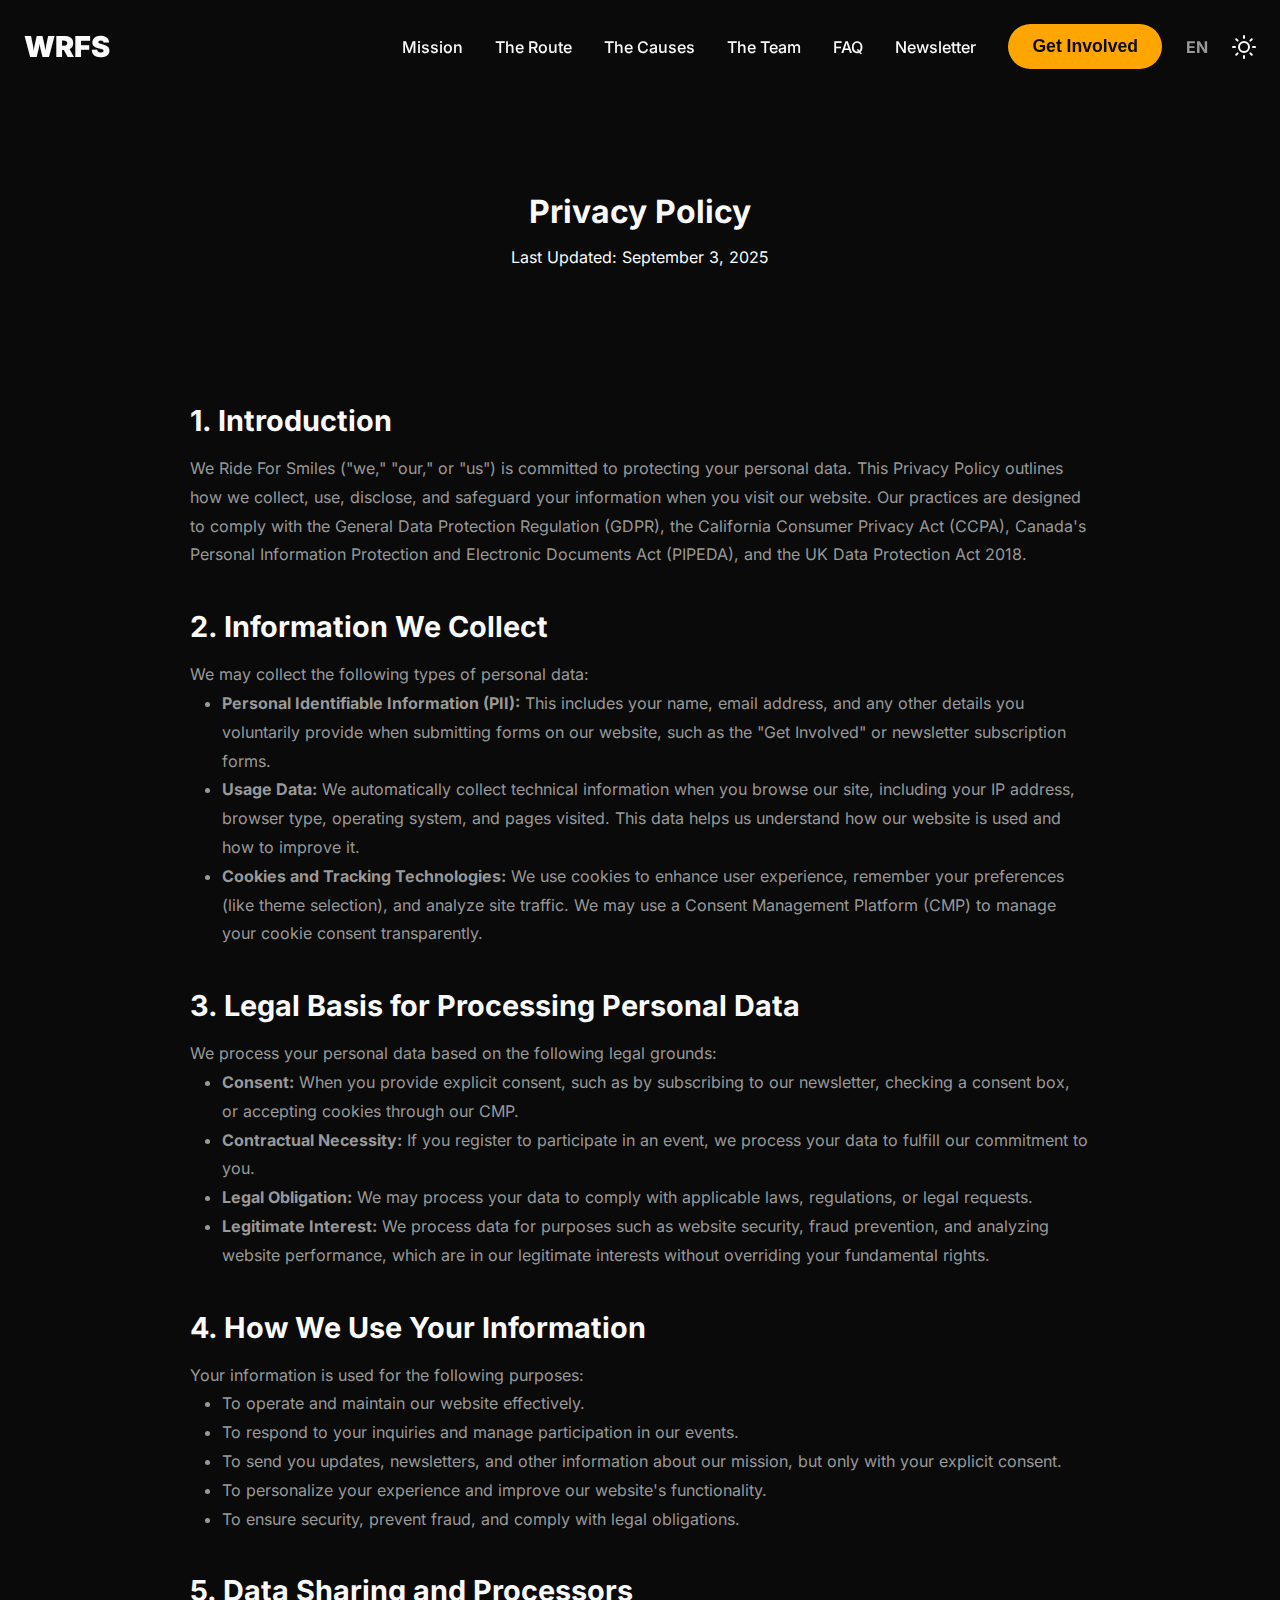
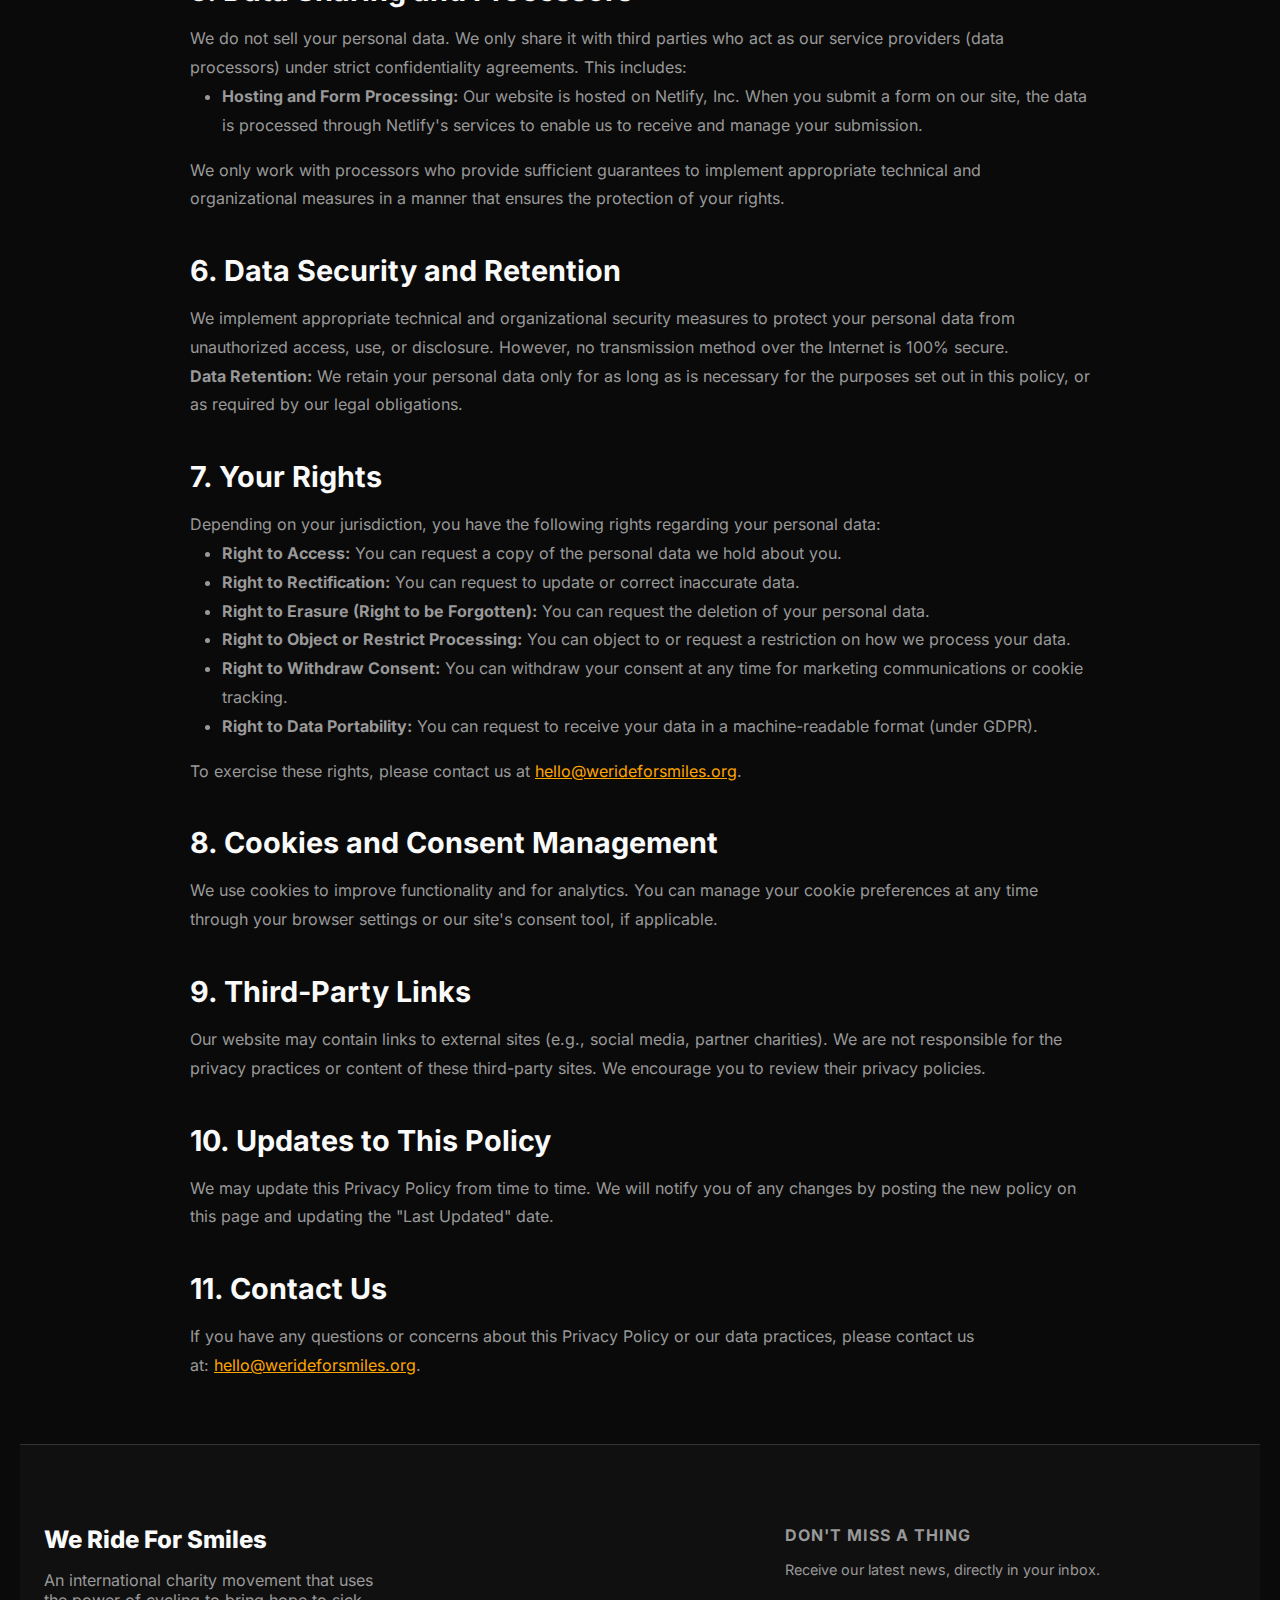
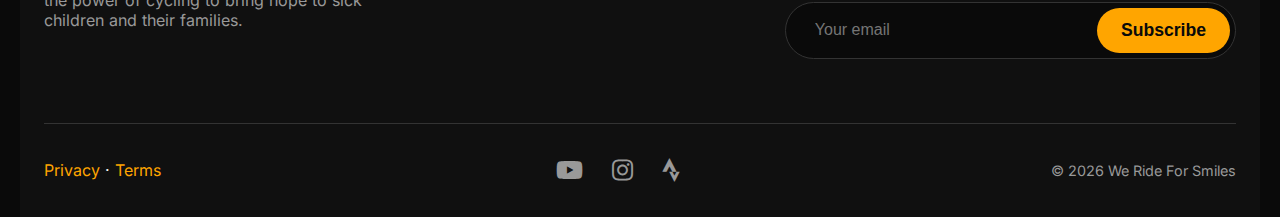
<file: wrfs/en/privacy.html>
<!DOCTYPE html>
<html lang="en" class="dark-mode">
<head>
    <meta charset="UTF-8">
    <meta name="viewport" content="width=device-width, initial-scale=1.0">
    <title>Privacy Policy - We Ride For Smiles</title>
    <meta name="description" content="Privacy Policy for We Ride For Smiles, detailing how we collect, use, and protect your personal data in compliance with GDPR, CCPA, and other regulations.">
    <meta name="author" content="Ben Morin, bemorin.com">
    <meta name="copyright" content="© 2025 We Ride For Smiles. Site created by Ben Morin.">

    <!--
        Site created by Ben Morin, bemorin.com. All rights reserved.
        The We Ride For Smiles website and its content are protected by copyright.
        Any partial or total reproduction is prohibited without permission.
    -->

    <link rel="canonical" href="https://www.werideforsmiles.org/en/privacy.html" />
    <link rel="alternate" hreflang="en" href="https://www.werideforsmiles.org/en/privacy.html" />
    <link rel="alternate" hreflang="fr" href="https://www.werideforsmiles.org/fr/privacy.html" />
    <link rel="alternate" hreflang="es" href="https://www.werideforsmiles.org/es/privacy.html" />
    <link rel="alternate" hreflang="x-default" href="https://www.werideforsmiles.org/en/privacy.html" />

    <link rel="icon" href="../assets/wrfs_favicon.webp" type="image/png">
    <link rel="stylesheet" href="../css/fa-min.css">

    <link rel="preload" href="../fonts/inter-v19-latin-regular.woff2" as="font" type="font/woff2" crossorigin>
    <link rel="preload" href="../fonts/inter-v19-latin-italic.woff2" as="font" type="font/woff2" crossorigin>
    <link rel="preload" href="../fonts/inter-v19-latin-500.woff2" as="font" type="font/woff2" crossorigin>
    <link rel="preload" href="../fonts/inter-v19-latin-500italic.woff2" as="font" type="font/woff2" crossorigin>
    <link rel="preload" href="../fonts/inter-v19-latin-700.woff2" as="font" type="font/woff2" crossorigin>
    <link rel="preload" href="../fonts/inter-v19-latin-700italic.woff2" as="font" type="font/woff2" crossorigin>
    <link rel="preload" href="../fonts/inter-v19-latin-800.woff2" as="font" type="font/woff2" crossorigin>
    <link rel="preload" href="../fonts/inter-v19-latin-800italic.woff2" as="font" type="font/woff2" crossorigin>
    <link rel="preload" href="../fonts/inter-v19-latin-900.woff2" as="font" type="font/woff2" crossorigin>
    <link rel="preload" href="../fonts/inter-v19-latin-900italic.woff2" as="font" type="font/woff2" crossorigin>
    <style>
        /* Copied styles from index.html for consistency */
        /* inter-regular - latin */
        @font-face {
          font-display: swap; /* Check https://developer.mozilla.org/en-US/docs/Web/CSS/@font-face/font-display for other options. */
          font-family: 'Inter';
          font-style: normal;
          font-weight: 400;
          src: url('../fonts/inter-v19-latin-regular.woff2') format('woff2'); /* Chrome 36+, Opera 23+, Firefox 39+, Safari 12+, iOS 10+ */
        }
        /* inter-italic - latin */
        @font-face {
          font-display: swap; /* Check https://developer.mozilla.org/en-US/docs/Web/CSS/@font-face/font-display for other options. */
          font-family: 'Inter';
          font-style: italic;
          font-weight: 400;
          src: url('../fonts/inter-v19-latin-italic.woff2') format('woff2'); /* Chrome 36+, Opera 23+, Firefox 39+, Safari 12+, iOS 10+ */
        }
        /* inter-500 - latin */
        @font-face {
          font-display: swap; /* Check https://developer.mozilla.org/en-US/docs/Web/CSS/@font-face/font-display for other options. */
          font-family: 'Inter';
          font-style: normal;
          font-weight: 500;
          src: url('../fonts/inter-v19-latin-500.woff2') format('woff2'); /* Chrome 36+, Opera 23+, Firefox 39+, Safari 12+, iOS 10+ */
        }
        /* inter-500italic - latin */
        @font-face {
          font-display: swap; /* Check https://developer.mozilla.org/en-US/docs/Web/CSS/@font-face/font-display for other options. */
          font-family: 'Inter';
          font-style: italic;
          font-weight: 500;
          src: url('../fonts/inter-v19-latin-500italic.woff2') format('woff2'); /* Chrome 36+, Opera 23+, Firefox 39+, Safari 12+, iOS 10+ */
        }
        /* inter-700 - latin */
        @font-face {
          font-display: swap; /* Check https://developer.mozilla.org/en-US/docs/Web/CSS/@font-face/font-display for other options. */
          font-family: 'Inter';
          font-style: normal;
          font-weight: 700;
          src: url('../fonts/inter-v19-latin-700.woff2') format('woff2'); /* Chrome 36+, Opera 23+, Firefox 39+, Safari 12+, iOS 10+ */
        }
        /* inter-700italic - latin */
        @font-face {
          font-display: swap; /* Check https://developer.mozilla.org/en-US/docs/Web/CSS/@font-face/font-display for other options. */
          font-family: 'Inter';
          font-style: italic;
          font-weight: 700;
          src: url('../fonts/inter-v19-latin-700italic.woff2') format('woff2'); /* Chrome 36+, Opera 23+, Firefox 39+, Safari 12+, iOS 10+ */
        }
        /* inter-800 - latin */
        @font-face {
          font-display: swap; /* Check https://developer.mozilla.org/en-US/docs/Web/CSS/@font-face/font-display for other options. */
          font-family: 'Inter';
          font-style: normal;
          font-weight: 800;
          src: url('../fonts/inter-v19-latin-800.woff2') format('woff2'); /* Chrome 36+, Opera 23+, Firefox 39+, Safari 12+, iOS 10+ */
        }
        /* inter-800italic - latin */
        @font-face {
          font-display: swap; /* Check https://developer.mozilla.org/en-US/docs/Web/CSS/@font-face/font-display for other options. */
          font-family: 'Inter';
          font-style: italic;
          font-weight: 800;
          src: url('../fonts/inter-v19-latin-800italic.woff2') format('woff2'); /* Chrome 36+, Opera 23+, Firefox 39+, Safari 12+, iOS 10+ */
        }
        /* inter-900 - latin */
        @font-face {
          font-display: swap; /* Check https://developer.mozilla.org/en-US/docs/Web/CSS/@font-face/font-display for other options. */
          font-family: 'Inter';
          font-style: normal;
          font-weight: 900;
          src: url('../fonts/inter-v19-latin-900.woff2') format('woff2'); /* Chrome 36+, Opera 23+, Firefox 39+, Safari 12+, iOS 10+ */
        }
        /* inter-900italic - latin */
        @font-face {
          font-display: swap; /* Check https://developer.mozilla.org/en-US/docs/Web/CSS/@font-face/font-display for other options. */
          font-family: 'Inter';
          font-style: italic;
          font-weight: 900;
          src: url('../fonts/inter-v19-latin-900italic.woff2') format('woff2'); /* Chrome 36+, Opera 23+, Firefox 39+, Safari 12+, iOS 10+ */
        }
        :root {
          --font-sans: 'Inter', sans-serif;
          --color-background: #0A0A0A; --color-surface: #191919; --color-text-primary: #FAFAFA;
          --color-text-secondary: #999999; --color-primary: #FFA500; --color-primary-dark: #E59400;
          --color-border: #333333; --section-padding: 7rem 0; --container-width: 1280px;
        }
        html.light-mode {
          --color-background: #F5F5F5; --color-surface: #FFFFFF; --color-text-primary: #191919;
          --color-text-secondary: #555555; --color-border: #DDDDDD;
        }
        *, *::before, *::after { box-sizing: border-box; margin: 0; padding: 0; }
        html { scroll-behavior: smooth; }
        body { padding: 0 20px; background-color: var(--color-background); color: var(--color-text-primary); font-family: var(--font-sans); -webkit-font-smoothing: antialiased; overflow-x: hidden; transition: background-color 0.4s ease, color 0.4s ease; }
        body.mobile-nav-open { overflow: hidden; }
        body.modal-open { overflow: hidden; }
        .container { max-width: var(--container-width); margin: 0 auto; padding: 0 1.5rem; }
        h1, h2, h3 { text-wrap: balance; }
        p, .lead { text-wrap: pretty; }
        a { color: var(--color-primary); text-decoration: none; transition: color 0.3s ease; }
        a:hover { color: var(--color-primary-dark); }
        a.btn, a.navbar-brand, .charity-logo, .nav-link { text-decoration: none !important; }
        .fa, .fas, .fab, .fa-solid { font-style: normal; }
        .navbar { position: fixed; top: 0; left: 0; width: 100%; padding: 1.5rem 0; z-index: 1000; transition: background-color 0.3s ease; }
        .navbar.scrolled { background-color: rgba(10, 10, 10, 0.8); backdrop-filter: blur(10px); }
        html.light-mode .navbar.scrolled { background-color: rgba(255, 255, 255, 0.8); }
        .navbar-content { display: flex; justify-content: space-between; align-items: center; }
        .navbar-brand { font-weight: 900; font-size: 1.8rem; color: var(--color-text-primary); z-index: 1001; }
        .nav-menu { display: flex; align-items: center; gap: 1.5rem; }
        .nav-links-desktop { display: none; }
        .nav-link { color: var(--color-text-primary); font-weight: 500; margin: 0 1rem; }
        .nav-link-button { background: none; border: none; font-family: inherit; font-size: inherit; color: var(--color-text-primary); font-weight: 500; cursor: pointer; padding: 0; margin: 0 1rem; transition: color 0.3s ease; }
        .nav-link-button:hover { color: var(--color-primary-dark); }
        .nav-controls { display: flex; align-items: center; gap: 1.5rem; z-index: 1001; }
        /* --- AJOUTS POUR LA NAVIGATION MOBILE --- */
        .btn-mobile-involved {
            display: none !important;
            transition: opacity 0.3s ease, transform 0.3s ease;
        }

        @media (min-width: 992px) {
            .btn-mobile-involved {
                display: none !important;
            }
        }

        @media (max-width: 991px) {
            .nav-links-desktop .btn-desktop-involved {
                display: none !important;
            }
            .nav-controls {
                display: flex;
                align-items: center;
                gap: 1.5rem;
                transition: width 0.3s ease;
            }
            .nav-controls.scrolled-mobile {
                transition: width 0.3s ease;
            }
            .nav-controls.scrolled-mobile .lang-switcher,
            .nav-controls.scrolled-mobile .theme-switch {
                display: none;
                transform: translateY(-20px);
                transition: display 0.3s ease, transform 0.3s ease;
            }
            .nav-controls.scrolled-mobile .btn-mobile-involved {
                display: inline-block !important;
                opacity: 1;
                transform: translateY(0);
                left: auto;
                animation: fadeIn 0.3s ease forwards;
            }
        }
        @keyframes fadeIn {
            from { opacity: 0; transform: translateY(20px); }
            to { opacity: 1; transform: translateY(0); }
        }
        .lang-switcher { position: relative; }
        .lang-switcher .selected-lang { color: var(--color-text-secondary); font-weight: 700; cursor: pointer; }
        .lang-switcher .lang-dropdown { position: absolute; top: 100%; left: 50%; background-color: var(--color-surface); border: 1px solid var(--color-border); border-radius: 8px; padding: 0.5rem; margin-top: 0.5rem; list-style: none; opacity: 0; visibility: hidden; transform: translateX(-50%) translateY(10px); transition: all 0.3s ease; }
        .lang-switcher:hover .lang-dropdown { opacity: 1; visibility: visible; transform: translateX(-50%) translateY(0); }
        .lang-switcher .lang-dropdown a { display: block; padding: 0.5rem 1rem; color: var(--color-text-primary); }
        .lang-switcher .lang-dropdown a:hover { color: var(--color-primary); }
        .theme-switch { background: none; border: none; color: var(--color-text-primary); font-size: 1.2rem; cursor: pointer; line-height: 0; }
        .theme-switch svg { width: 24px; height: 24px; transition: transform 0.4s ease; }
        .nav-toggle { display: none; background: none; border: none; color: var(--color-text-primary); font-size: 1.5rem; cursor: pointer; z-index: 1001; }
        .nav-mobile-overlay { position: fixed; top: 0; left: 0; width: 100%; height: 100%; background-color: var(--color-background); z-index: 1002; display: flex; flex-direction: column; padding: 1.5rem; transform: translateY(-100%); visibility: hidden; transition: transform 0.4s cubic-bezier(0.25, 1, 0.5, 1), visibility 0s 0.4s; }
        .nav-mobile-overlay.is-active { transform: translateY(0); visibility: visible; transition: transform 0.4s cubic-bezier(0.25, 1, 0.5, 1); }
        .nav-mobile-header { display: flex; justify-content: space-between; align-items: center; width: 100%; margin-bottom: 4rem; }
        .nav-mobile-close { background: none; border: none; color: var(--color-text-primary); font-size: 2rem; cursor: pointer; }
        .nav-mobile-links { display: flex; flex-direction: column; align-items: center; justify-content: center; flex-grow: 1; }
        .nav-mobile-overlay .nav-link, .nav-mobile-overlay .nav-link-button { font-size: 2rem; margin: 1rem 0; opacity: 0; transform: translateY(20px); transition: opacity 0.4s ease, transform 0.4s ease; }
        .nav-mobile-overlay.is-active .nav-mobile-links > * { opacity: 1; transform: translateY(0); }
        .nav-mobile-overlay.is-active .nav-mobile-links > *:nth-child(1) { transition-delay: 0.2s; }
        .nav-mobile-overlay.is-active .nav-mobile-links > *:nth-child(2) { transition-delay: 0.25s; }
        .nav-mobile-overlay.is-active .nav-mobile-links > *:nth-child(3) { transition-delay: 0.3s; }
        .nav-mobile-overlay.is-active .nav-mobile-links > *:nth-child(4) { transition-delay: 0.35s; }
        .nav-mobile-overlay.is-active .nav-mobile-links > *:nth-child(5) { transition-delay: 0.4s; }
        .nav-mobile-overlay.is-active .nav-mobile-links > *:nth-child(6) { transition-delay: 0.45s; }
        .nav-mobile-overlay .btn { margin-top: 2rem; opacity: 0; transform: translateY(20px); transition: opacity 0.4s ease 0.5s, transform 0.4s ease 0.5s; }
        .nav-mobile-overlay.is-active .btn { opacity: 1; transform: translateY(0); }
        .btn { display: inline-block; padding: 0.75rem 1.5rem; border-radius: 50px; font-weight: 700; font-size: 1.1rem; text-align: center; transition: all 0.3s ease; border: none; cursor: pointer; position: relative; }
        .btn:hover { transform: scale(1.05); }
        .btn-primary { background: var(--color-primary); color: #0A0A0A; }
        .btn-primary:hover { background: var(--color-primary-dark); }
        .modal-overlay { position: fixed; top: 0; left: 0; width: 100%; height: 100%; background: rgba(0,0,0,0.85); z-index: 2000; display: flex; justify-content: center; align-items: center; opacity: 0; visibility: hidden; transition: opacity 0.3s ease, visibility 0.3s; }
        .modal-overlay.is-active { opacity: 1; visibility: visible; }
        .modal-content { background: var(--color-surface); border-radius: 12px; padding: 2.5rem; width: 90%; max-width: 850px; position: relative; transform: translateY(100%); transition: transform 0.4s cubic-bezier(0.25, 1, 0.5, 1); }
        #involve-modal .modal-content { max-height: 90vh; overflow-y: auto; }
        #involve-modal .modal-content::-webkit-scrollbar { width: 8px; }
        #involve-modal .modal-content::-webkit-scrollbar-track { background: var(--color-background); border-radius: 10px; }
        #involve-modal .modal-content::-webkit-scrollbar-thumb { background-color: var(--color-border); border-radius: 10px; border: 2px solid var(--color-background); }
        #involve-modal .modal-content::-webkit-scrollbar-thumb:hover { background-color: var(--color-primary); }
        .modal-overlay.is-active .modal-content { transform: translateY(0); }
        .modal-close { position: absolute; top: 1rem; right: 1rem; background: none; border: none; color: var(--color-text-secondary); font-size: 2rem; cursor: pointer; z-index: 10; }
        .modal-header { text-align: center; margin-bottom: 2.5rem; }
        .icon-header { color: var(--color-primary); font-size: 3rem; margin-bottom: 1rem; }
        .modal-content h3 { font-size: 1.8rem; font-weight: 800; margin-bottom: 0.5rem; }
        .modal-intro { color: var(--color-text-secondary); max-width: 500px; margin: 0 auto; }
        .form-group { margin-bottom: 1.5rem; }
        .form-group label { display: block; font-weight: 500; margin-bottom: 0.5rem; }
        .form-group input[type="text"], .form-group input[type="email"] { width: 100%; padding: 0.8rem; background: var(--color-background); border: 1px solid var(--color-border); color: var(--color-text-primary); border-radius: 6px; }
        .form-group input::placeholder { color: var(--color-text-secondary); opacity: 0.7; }
        .form-row { display: flex; flex-direction: column; gap: 1.5rem; }
        .involvement-options { display: grid; grid-template-columns: repeat(auto-fit, minmax(200px, 1fr)); gap: 1rem; margin-top: 1rem; }
        .option-card { position: relative; }
        .option-card input[type="checkbox"] { position: absolute; opacity: 0; width: 100%; height: 100%; cursor: pointer; }
        .option-label { display: flex; flex-direction: column; align-items: center; text-align: center; padding: 1.5rem; border: 2px solid var(--color-border); border-radius: 12px; transition: all 0.3s ease; cursor: pointer; height: 100%; }
        .option-label i { font-size: 2rem; margin-bottom: 0; color: var(--color-primary); transition: transform 0.3s ease; }
        .option-label-header { display: flex; align-items: center; justify-content: center; flex-direction: column; gap: 1rem; margin-bottom: 0.2rem; }
        .option-label strong { font-size: 1.1rem; color: var(--color-text-primary); }
        .option-label span { font-size: 0.9rem; color: var(--color-text-secondary); margin-top: 0.25rem; }
        .option-card:hover .option-label { border-color: var(--color-primary); transform: translateY(-5px); }
        .option-card:hover .option-label i { transform: scale(1.1); }
        .option-card input:checked + .option-label { border-color: var(--color-primary); background-color: rgba(255, 165, 0, 0.05); box-shadow: 0 0 15px rgba(255, 165, 0, 0.2); }
        .custom-checkbox-container { display: flex; justify-content: center; align-items: center; margin-top: 1.5rem; gap: 0.75rem; cursor: pointer; }
        .custom-checkbox-container input[type="checkbox"] { position: absolute; opacity: 0; }
        .custom-checkbox-container .checkbox-label { font-size: 0.9rem; color: var(--color-text-secondary); position: relative; padding-left: 30px; line-height: 22px; }
        .custom-checkbox-container .checkbox-label::before { content: ''; position: absolute; left: 0; top: 0; width: 22px; height: 22px; border: 2px solid var(--color-border); background-color: var(--color-background); border-radius: 6px; transition: all 0.2s ease; }
        .custom-checkbox-container .checkbox-label::after { content: ''; position: absolute; left: 8px; top: 4px; width: 5px; height: 10px; border: solid var(--color-background); border-width: 0 3px 3px 0; transform: rotate(45deg) scale(0); transition: transform 0.2s cubic-bezier(0.34, 1.56, 0.64, 1); }
        .custom-checkbox-container input:checked + .checkbox-label::before { background-color: var(--color-primary); border-color: var(--color-primary); }
        .custom-checkbox-container input:checked + .checkbox-label::after { transform: rotate(45deg) scale(1); }
        .btn-loader { width: 1.2em; height: 1.2em; border: 2px solid currentColor; border-right-color: transparent; border-radius: 50%; display: none; animation: spin 0.8s linear infinite; }
        .form-submit-btn.loading .btn-text { display: none; }
        .form-submit-btn.loading .btn-loader { display: inline-block; vertical-align: middle; }
        .form-submit-btn:disabled { cursor: not-allowed; opacity: 0.8; }
        @keyframes spin { to { transform: rotate(360deg); } }
        footer { padding: 5rem 0 2rem 0; text-align: left; background-color: #101010; border-top: 1px solid var(--color-border); }
        html.light-mode footer { background-color: #e9ecef; }
        .footer-grid { display: grid; grid-template-columns: 1.5fr 1fr; gap: 4rem; margin-bottom: 4rem; }
        .footer-about h3 { font-size: 1.5rem; font-weight: 800; color: var(--color-text-primary); margin-bottom: 1rem; }
        .footer-about p { color: var(--color-text-secondary); max-width: 350px; }
        .footer-newsletter h4 { font-size: 1rem; font-weight: 700; color: var(--color-text-secondary); text-transform: uppercase; letter-spacing: 1px; margin-bottom: 1rem; }
        .input-group { display: flex; border: 1px solid var(--color-border); border-radius: 50px; padding: 5px; background-color: var(--color-background); }
        .input-group input { flex-grow: 1; background: transparent; border: none; color: var(--color-text-primary); padding: 0.75rem 1.5rem; font-size: 1rem; }
        .input-group input:focus { outline: none; }
        .input-group button { flex-shrink: 0; }
        .footer-bottom { border-top: 1px solid var(--color-border); padding-top: 2rem; display: flex; justify-content: space-between; align-items: center; flex-wrap: wrap; gap: 1rem; }
        .footer-bottom p { color: var(--color-text-secondary); font-size: 0.9rem; }
        .footer-copyright { color: var(--color-text-secondary); font-size: 0.9rem; margin: 0; }
        .footer-copyright a { color: var(--color-primary); text-decoration: none; transition: color 0.3s ease; }
        .footer-copyright a:hover { color: var(--color-primary-dark); }
        .footer-socials a { color: var(--color-text-secondary); font-size: 1.5rem; margin-left: 1.5rem; transition: color 0.3s ease; }
        .footer-socials a:hover { color: var(--color-text-primary); }
        
        /* Responsive */
        @media (min-width: 992px) { .nav-links-desktop { display: flex; align-items: center; } }
        @media (max-width: 991px) { .nav-toggle { display: block; } }
        @media (min-width: 768px) { }
        @media (max-width: 767px) { 
            .modal-content { padding: 2rem 1.5rem; }
            .footer-grid { grid-template-columns: 1fr; text-align: center; } 
            .footer-about p { margin: 0 auto; text-align: center; }
            .footer-bottom { justify-content: center; flex-direction: column; gap: 1.5rem; text-align: center; }
            .footer-copyright { display: flex; flex-direction: column; gap: 0.75rem; }
            .footer-socials a { margin: 0 0.75rem; }
            #newsletter-modal .input-group {
                flex-direction: column;
                gap: 0.75rem;
                border: none;
                background-color: transparent;
                padding: 0;
            }
            #newsletter-modal .input-group input,
            #newsletter-modal .input-group button {
                width: 100%;
                border-radius: 50px !important;
            }
            #newsletter-modal .input-group input {
                border: 1px solid var(--color-border);
                padding: 1.2rem;
            }
        }
        @media (min-width: 576px) {
            .form-row { flex-direction: row; }
            .form-row .form-group { flex: 1; margin-bottom: 0; }
        }
        @media (max-width: 576px) {
          .option-label-header { flex-direction: row; gap: 0.75rem; margin-bottom: 0.75rem; }
          .involvement-options { grid-template-columns: 1fr; }
        }
        @media (max-width: 480px) {
            footer .input-group {
                flex-direction: column;
                gap: 0.75rem;
                border: none;
                background-color: transparent;
                padding: 0;
            }
            footer .input-group input,
            footer .input-group button {
                width: 100%;
                border-radius: 50px !important;
            }
            footer .input-group input {
                border: 1px solid var(--color-border);
                padding: 1.2rem;
            }
        }

        /* Specific styles for legal pages */
        .legal-header {
            padding-top: 12rem;
            padding-bottom: 2rem;
            text-align: center;
        }
        .legal-content {
            padding: 4rem 0;
            max-width: 900px;
            margin: 0 auto;
        }
        .legal-content h2 {
            font-size: 1.8rem;
            margin-top: 2.5rem;
            margin-bottom: 1rem;
            text-align: left;
        }
        .legal-content p, .legal-content li {
            color: var(--color-text-secondary);
            line-height: 1.8;
            text-align: left;
        }
        .legal-content ul {
            padding-left: 2rem;
            margin-bottom: 1rem;
        }
        .legal-content a {
            text-decoration: underline;
        }
    </style>
</head>
<body class="dark-mode">

    <nav class="navbar scrolled" id="navbar">
        <div class="container navbar-content">
            <a href="index.html" class="navbar-brand">WRFS</a>
            <div class="nav-menu">
                <div class="nav-links-desktop">
                    <a href="index.html#mission" class="nav-link">Mission</a>
                    <a href="route.html" class="nav-link">The Route</a>
                    <a href="index.html#causes" class="nav-link">The Causes</a>
                    <a href="index.html#team" class="nav-link">The Team</a>
                    <a href="index.html#faq" class="nav-link">FAQ</a>
                    <button class="nav-link-button" data-modal-trigger="newsletter-modal">Newsletter</button>
                    <button class="btn btn-primary btn-desktop-involved" data-modal-trigger="involve-modal" style="margin-left: 1rem;">Get Involved</button>
                </div>
                <div class="nav-controls" id="nav-controls">
                    <button class="btn btn-primary btn-mobile-involved" data-modal-trigger="involve-modal">Get Involved</button>
                    <div class="lang-switcher">
                        <span class="selected-lang">EN</span>
                        <ul class="lang-dropdown">
                            <li><a href="../fr/index.html">FR</a></li>
                            <li><a href="../es/index.html">ES</a></li>
                        </ul>
                    </div>
                    <button class="theme-switch" id="theme-toggle" aria-label="Change theme"></button>
                </div>
                <button class="nav-toggle" id="nav-toggle" aria-label="Open menu"><i class="fa-solid fa-bars"></i></button>
            </div>
        </div>
    </nav>
    
    <div class="nav-mobile-overlay" id="nav-mobile-overlay">
        <div class="nav-mobile-header">
            <a href="index.html" class="navbar-brand">WRFS</a>
            <button class="nav-mobile-close" id="nav-mobile-close" aria-label="Close menu"><i class="fa-solid fa-xmark"></i></button>
        </div>
        <div class="nav-mobile-links">
            <a href="index.html#mission" class="nav-link">Mission</a>
            <a href="route.html" class="nav-link">The Route</a>
            <a href="index.html#causes" class="nav-link">The Causes</a>
            <a href="index.html#team" class="nav-link">The Team</a>
            <a href="index.html#faq" class="nav-link">FAQ</a>
            <button class="nav-link-button" data-modal-trigger="newsletter-modal">Newsletter</button>
            <button class="btn btn-primary" data-modal-trigger="involve-modal">Get Involved</button>
        </div>
    </div>

    <main>
        <header class="section legal-header">
            <div class="container">
                <h1>Privacy Policy</h1>
                <p class="lead" style="margin-top: 1rem;">Last Updated: September 3, 2025</p>
            </div>
        </header>

        <section class="legal-content container">
            <h2>1. Introduction</h2>
            <p>We Ride For Smiles ("we," "our," or "us") is committed to protecting your personal data. This Privacy Policy outlines how we collect, use, disclose, and safeguard your information when you visit our website. Our practices are designed to comply with the General Data Protection Regulation (GDPR), the California Consumer Privacy Act (CCPA), Canada's Personal Information Protection and Electronic Documents Act (PIPEDA), and the UK Data Protection Act 2018.</p>

            <h2>2. Information We Collect</h2>
            <p>We may collect the following types of personal data:</p>
            <ul>
                <li><strong>Personal Identifiable Information (PII):</strong> This includes your name, email address, and any other details you voluntarily provide when submitting forms on our website, such as the "Get Involved" or newsletter subscription forms.</li>
                <li><strong>Usage Data:</strong> We automatically collect technical information when you browse our site, including your IP address, browser type, operating system, and pages visited. This data helps us understand how our website is used and how to improve it.</li>
                <li><strong>Cookies and Tracking Technologies:</strong> We use cookies to enhance user experience, remember your preferences (like theme selection), and analyze site traffic. We may use a Consent Management Platform (CMP) to manage your cookie consent transparently.</li>
            </ul>

            <h2>3. Legal Basis for Processing Personal Data</h2>
            <p>We process your personal data based on the following legal grounds:</p>
            <ul>
                <li><strong>Consent:</strong> When you provide explicit consent, such as by subscribing to our newsletter, checking a consent box, or accepting cookies through our CMP.</li>
                <li><strong>Contractual Necessity:</strong> If you register to participate in an event, we process your data to fulfill our commitment to you.</li>
                <li><strong>Legal Obligation:</strong> We may process your data to comply with applicable laws, regulations, or legal requests.</li>
                <li><strong>Legitimate Interest:</strong> We process data for purposes such as website security, fraud prevention, and analyzing website performance, which are in our legitimate interests without overriding your fundamental rights.</li>
            </ul>

            <h2>4. How We Use Your Information</h2>
            <p>Your information is used for the following purposes:</p>
            <ul>
                <li>To operate and maintain our website effectively.</li>
                <li>To respond to your inquiries and manage participation in our events.</li>
                <li>To send you updates, newsletters, and other information about our mission, but only with your explicit consent.</li>
                <li>To personalize your experience and improve our website's functionality.</li>
                <li>To ensure security, prevent fraud, and comply with legal obligations.</li>
            </ul>

            <h2>5. Data Sharing and Processors</h2>
            <p>We do not sell your personal data. We only share it with third parties who act as our service providers (data processors) under strict confidentiality agreements. This includes:</p>
            <ul>
                <li><strong>Hosting and Form Processing:</strong> Our website is hosted on Netlify, Inc. When you submit a form on our site, the data is processed through Netlify's services to enable us to receive and manage your submission.</li>
            </ul>
            <p>We only work with processors who provide sufficient guarantees to implement appropriate technical and organizational measures in a manner that ensures the protection of your rights.</p>

            <h2>6. Data Security and Retention</h2>
            <p>We implement appropriate technical and organizational security measures to protect your personal data from unauthorized access, use, or disclosure. However, no transmission method over the Internet is 100% secure.</p>
            <p><strong>Data Retention:</strong> We retain your personal data only for as long as is necessary for the purposes set out in this policy, or as required by our legal obligations.</p>

            <h2>7. Your Rights</h2>
            <p>Depending on your jurisdiction, you have the following rights regarding your personal data:</p>
            <ul>
                <li><strong>Right to Access:</strong> You can request a copy of the personal data we hold about you.</li>
                <li><strong>Right to Rectification:</strong> You can request to update or correct inaccurate data.</li>
                <li><strong>Right to Erasure (Right to be Forgotten):</strong> You can request the deletion of your personal data.</li>
                <li><strong>Right to Object or Restrict Processing:</strong> You can object to or request a restriction on how we process your data.</li>
                <li><strong>Right to Withdraw Consent:</strong> You can withdraw your consent at any time for marketing communications or cookie tracking.</li>
                <li><strong>Right to Data Portability:</strong> You can request to receive your data in a machine-readable format (under GDPR).</li>
            </ul>
            <p>To exercise these rights, please contact us at <a href="mailto:hello@werideforsmiles.org">hello@werideforsmiles.org</a>.</p>

            <h2>8. Cookies and Consent Management</h2>
            <p>We use cookies to improve functionality and for analytics. You can manage your cookie preferences at any time through your browser settings or our site's consent tool, if applicable.</p>

            <h2>9. Third-Party Links</h2>
            <p>Our website may contain links to external sites (e.g., social media, partner charities). We are not responsible for the privacy practices or content of these third-party sites. We encourage you to review their privacy policies.</p>
            
            <h2>10. Updates to This Policy</h2>
            <p>We may update this Privacy Policy from time to time. We will notify you of any changes by posting the new policy on this page and updating the "Last Updated" date.</p>

            <h2>11. Contact Us</h2>
            <p>If you have any questions or concerns about this Privacy Policy or our data practices, please contact us at: <a href="mailto:hello@werideforsmiles.org">hello@werideforsmiles.org</a>.</p>
        </section>
    </main>

    <footer id="footer">
        <div class="container">
            <div class="footer-grid">
                <div class="footer-about"><h3>We Ride For Smiles</h3><p>An international charity movement that uses the power of cycling to bring hope to sick children and their families.</p></div>
                <div class="footer-newsletter">
                    <h4>Don't miss a thing</h4>
                    <p style="font-size: 0.9rem; color: var(--color-text-secondary); margin-bottom: 1.5rem;">Receive our latest news, directly in your inbox.</p>
                    <form name="newsletter-en" method="POST" data-netlify="true">
                        <input type="hidden" name="form-name" value="newsletter-en" />
                        <div class="input-group">
                           <input type="email" name="email" placeholder="Your email" required>
                           <button type="submit" class="btn btn-primary form-submit-btn">
                               <span class="btn-text">Subscribe</span>
                               <span class="btn-loader"></span>
                           </button>
                        </div>
                    </form>
                </div>
            </div>
            <div class="footer-bottom">
                <span class="footer-links"><a href="privacy.html">Privacy</a> &middot; <a href="terms.html">Terms</a></span>
                <div class="footer-socials">
                    <a href="https://www.youtube.com/@werideforsmiles" target="_blank" aria-label="YouTube"><i class="fab fa-youtube"></i></a>
                    <a href="https://www.instagram.com/werideforsmiles/" target="_blank" aria-label="Instagram"><i class="fab fa-instagram"></i></a>
                    <a href="https://www.strava.com/clubs/werideforsmiles" target="_blank" aria-label="Strava"><i class="fab fa-strava"></i></a>
                </div>
                <p>&copy; <span id="copyright-year"></span> We Ride For Smiles</p>
            </div>
        </div>
    </footer>

    <div class="modal-overlay" id="involve-modal">
        <div class="modal-content">
            <button class="modal-close" data-modal-close>&times;</button>
            <div class="modal-header">
                <h3>Become a driving force of this adventure!</h3>
                <p class="modal-intro">Every bit of help, big or small, on the ground or from a distance, is one more pedal stroke for the children. Find out how you can make a difference.</p>
            </div>
            <form name="get-involved-en-improved" method="POST" data-netlify="true">
                <input type="hidden" name="form-name" value="get-involved-en-improved" />
                
                <div class="form-row">
                    <div class="form-group">
                        <label for="firstname-privacy">First Name</label>
                        <input type="text" id="firstname-privacy" name="firstname" placeholder="E.g., John" required>
                    </div>
                    <div class="form-group">
                        <label for="email-privacy">Email</label>
                        <input type="email" id="email-privacy" name="email" placeholder="E.g., john.smith@email.com" required>
                    </div>
                </div>

                <div class="form-group" style="margin-top: 2.5rem;">
                    <label>How would you like to support us?</label>
                    <div class="involvement-options">
                        <div class="option-card">
                            <input type="checkbox" name="involvement_ride" value="ride" id="role-ride">
                            <label for="role-ride" class="option-label">
                                <div class="option-label-header">
                                    <i class="fa-solid fa-bicycle"></i>
                                    <strong>Ride with us</strong>
                                </div>
                                <span>Join the challenge.</span>
                            </label>
                        </div>
                        <div class="option-card">
                            <input type="checkbox" name="involvement_event_volunteer" value="event_volunteer" id="role-event">
                            <label for="role-event" class="option-label">
                                <div class="option-label-header">
                                    <i class="fa-solid fa-flag-checkered"></i>
                                    <strong>Volunteer</strong>
                                </div>
                                <span>Help on the ground.</span>
                            </label>
                        </div>
                        <div class="option-card">
                            <input type="checkbox" name="involvement_partner" value="partner" id="role-partner">
                            <label for="role-partner" class="option-label">
                                <div class="option-label-header">
                                    <i class="fa-solid fa-handshake"></i>
                                    <strong>Become a Partner</strong>
                                </div>
                                <span>Associate your company.</span>
                            </label>
                        </div>
                        <div class="option-card">
                            <input type="checkbox" name="involvement_donation" value="donation" id="role-donation">
                            <label for="role-donation" class="option-label">
                                <div class="option-label-header">
                                    <i class="fa-solid fa-hand-holding-dollar"></i>
                                    <strong>Make a Donation</strong>
                                </div>
                                <span>Provide financial support.</span>
                            </label>
                        </div>
                        <div class="option-card">
                            <input type="checkbox" name="involvement_remote_volunteer" value="remote_volunteer" id="role-remote">
                            <label for="role-remote" class="option-label">
                                <div class="option-label-header">
                                    <i class="fa-solid fa-laptop"></i>
                                    <strong>Help Remotely</strong>
                                </div>
                                <span>Communication, etc.</span>
                            </label>
                        </div>
                    </div>
                </div>

                <button type="submit" class="btn btn-primary form-submit-btn" style="width: 100%; margin-top: 1rem;">
                    <span class="btn-text">Send my proposal</span>
                    <span class="btn-loader"></span>
                </button>
            </form>
        </div>
    </div>

    <div class="modal-overlay" id="newsletter-modal">
        <div class="modal-content">
            <button class="modal-close" data-modal-close>&times;</button>
            <div class="modal-header">
                <i class="fa-solid fa-envelope-open-text icon-header"></i>
                <h3>Don't miss any of the adventure!</h3>
                <p class="modal-intro">Join our community and receive key updates on the challenge, directly in your inbox.</p>
            </div>
            <form name="newsletter-popup-en-rgpd" method="POST" data-netlify="true">
                <input type="hidden" name="form-name" value="newsletter-popup-en-rgpd" />
                <div class="input-group">
                   <input type="email" name="email" placeholder="Your best email" required>
                   <button type="submit" class="btn btn-primary form-submit-btn">
                       <span class="btn-text">I'm in</span>
                       <span class="btn-loader"></span>
                   </button>
                </div>
                <label class="custom-checkbox-container">
                    <input type="checkbox" name="consent" id="consent-modal-privacy" required>
                    <span class="checkbox-label">
                        I agree to receive news about the project. (<a href="privacy.html" target="_blank">Privacy Policy</a>)
                    </span>
                </label>
            </form>
        </div>
    </div>

    <script>
        // Copied comprehensive script from index.html
        document.addEventListener('DOMContentLoaded', () => {
            const copyrightYearEl = document.getElementById('copyright-year');
            if (copyrightYearEl) copyrightYearEl.textContent = new Date().getFullYear();
            const navbar = document.querySelector('.navbar');
            window.addEventListener('scroll', () => navbar?.classList.toggle('scrolled', window.scrollY > 50));

            const navToggle = document.getElementById('nav-toggle');
            const mobileNav = document.getElementById('nav-mobile-overlay');
            const navClose = document.getElementById('nav-mobile-close');
            const body = document.body;

            if (navToggle && mobileNav && navClose) {
                const openMobileNav = () => { mobileNav.classList.add('is-active'); body.classList.add('mobile-nav-open'); };
                const closeMobileNav = () => { mobileNav.classList.remove('is-active'); body.classList.remove('mobile-nav-open'); };
                navToggle.addEventListener('click', (e) => { e.stopPropagation(); openMobileNav(); });
                navClose.addEventListener('click', closeMobileNav);
                mobileNav.querySelectorAll('a, button').forEach(link => {
                    link.addEventListener('click', (e) => { 
                        if (e.currentTarget.dataset.modalTrigger) {
                           // Keep mobile nav open if opening a modal from it
                        } else if (e.currentTarget.getAttribute('href')?.startsWith('index.html#')) {
                           closeMobileNav();
                        }
                    });
                });
            }

            const modalTriggers = document.querySelectorAll('[data-modal-trigger]');
            const modals = document.querySelectorAll('.modal-overlay');
            const openModal = (modalId) => {
                const modal = document.getElementById(modalId);
                if (modal) { modal.classList.add('is-active'); body.classList.add('modal-open'); }
            };
            const closeModal = (modal) => {
                modal.classList.remove('is-active');
                body.classList.remove('modal-open');
            };
            modalTriggers.forEach(trigger => trigger.addEventListener('click', (e) => { e.preventDefault(); e.stopPropagation(); openModal(trigger.dataset.modalTrigger); }));
            modals.forEach(modal => {
                modal.addEventListener('click', (e) => { if (e.target === modal) closeModal(modal); });
                modal.querySelector('[data-modal-close]')?.addEventListener('click', () => closeModal(modal));
            });

            document.querySelectorAll('form[data-netlify="true"]').forEach(form => {
                form.addEventListener('submit', (e) => {
                    const submitBtn = form.querySelector('.form-submit-btn');
                    if (submitBtn) { submitBtn.classList.add('loading'); submitBtn.disabled = true; }
                });
            });

            const themeToggle = document.getElementById('theme-toggle');
            const htmlEl = document.documentElement;
            const sunIconSVG = `<svg viewBox="0 0 24 24" fill="none" stroke="currentColor" stroke-width="2" stroke-linecap="round" stroke-linejoin="round"><circle cx="12" cy="12" r="5"></circle><line x1="12" y1="1" x2="12" y2="3"></line><line x1="12" y1="21" x2="12" y2="23"></line><line x1="4.22" y1="4.22" x2="5.64" y2="5.64"></line><line x1="18.36" y1="18.36" x2="19.78" y2="19.78"></line><line x1="1" y1="12" x2="3" y2="12"></line><line x1="21" y1="12" x2="23" y2="12"></line><line x1="4.22" y1="19.78" x2="5.64" y2="18.36"></line><line x1="18.36" y1="5.64" x2="19.78" y2="4.22"></line></svg>`;
            const moonIconSVG = `<svg viewBox="0 0 24 24" fill="none" stroke="currentColor" stroke-width="2" stroke-linecap="round" stroke-linejoin="round"><path d="M21 12.79A9 9 0 1 1 11.21 3 7 7 0 0 0 21 12.79z"></path></svg>`;
            const setTheme = (theme) => {
                htmlEl.className = theme + '-mode';
                localStorage.setItem('theme', theme);
                if (themeToggle) themeToggle.innerHTML = theme === 'dark' ? sunIconSVG : moonIconSVG;
            };
            const savedTheme = localStorage.getItem('theme') || 'dark';
            setTheme(savedTheme);
            htmlEl.classList.add('scrolled'); // Keep nav solid on legal pages
            themeToggle?.addEventListener('click', () => setTheme(htmlEl.classList.contains('dark-mode') ? 'light' : 'dark'));
            
            const navControls = document.getElementById('nav-controls');
            window.addEventListener('scroll', () => {
                if (window.innerWidth <= 991) {
                    if (window.scrollY > 100) {
                        navControls.classList.add('scrolled-mobile');
                    } else {
                        navControls.classList.remove('scrolled-mobile');
                    }
                }
            });
        });
    </script>
</body>
</html>
</file>
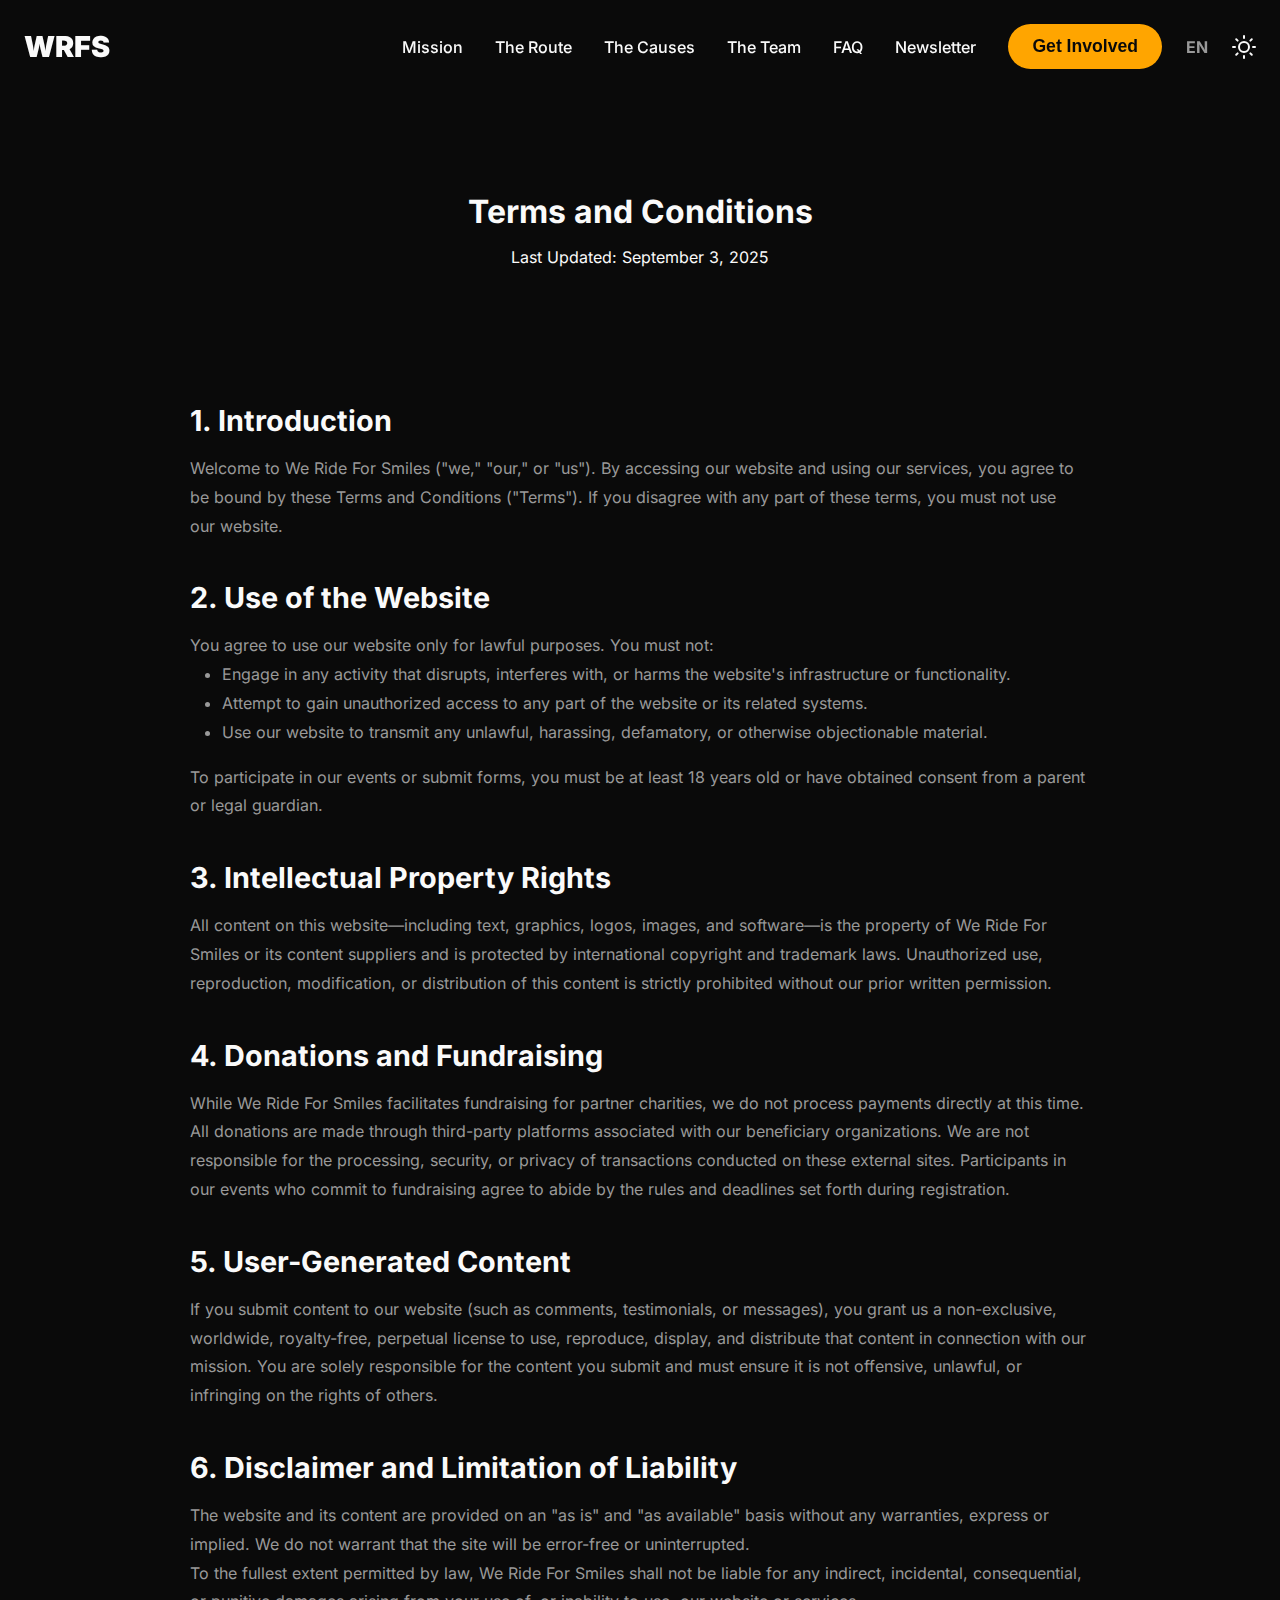
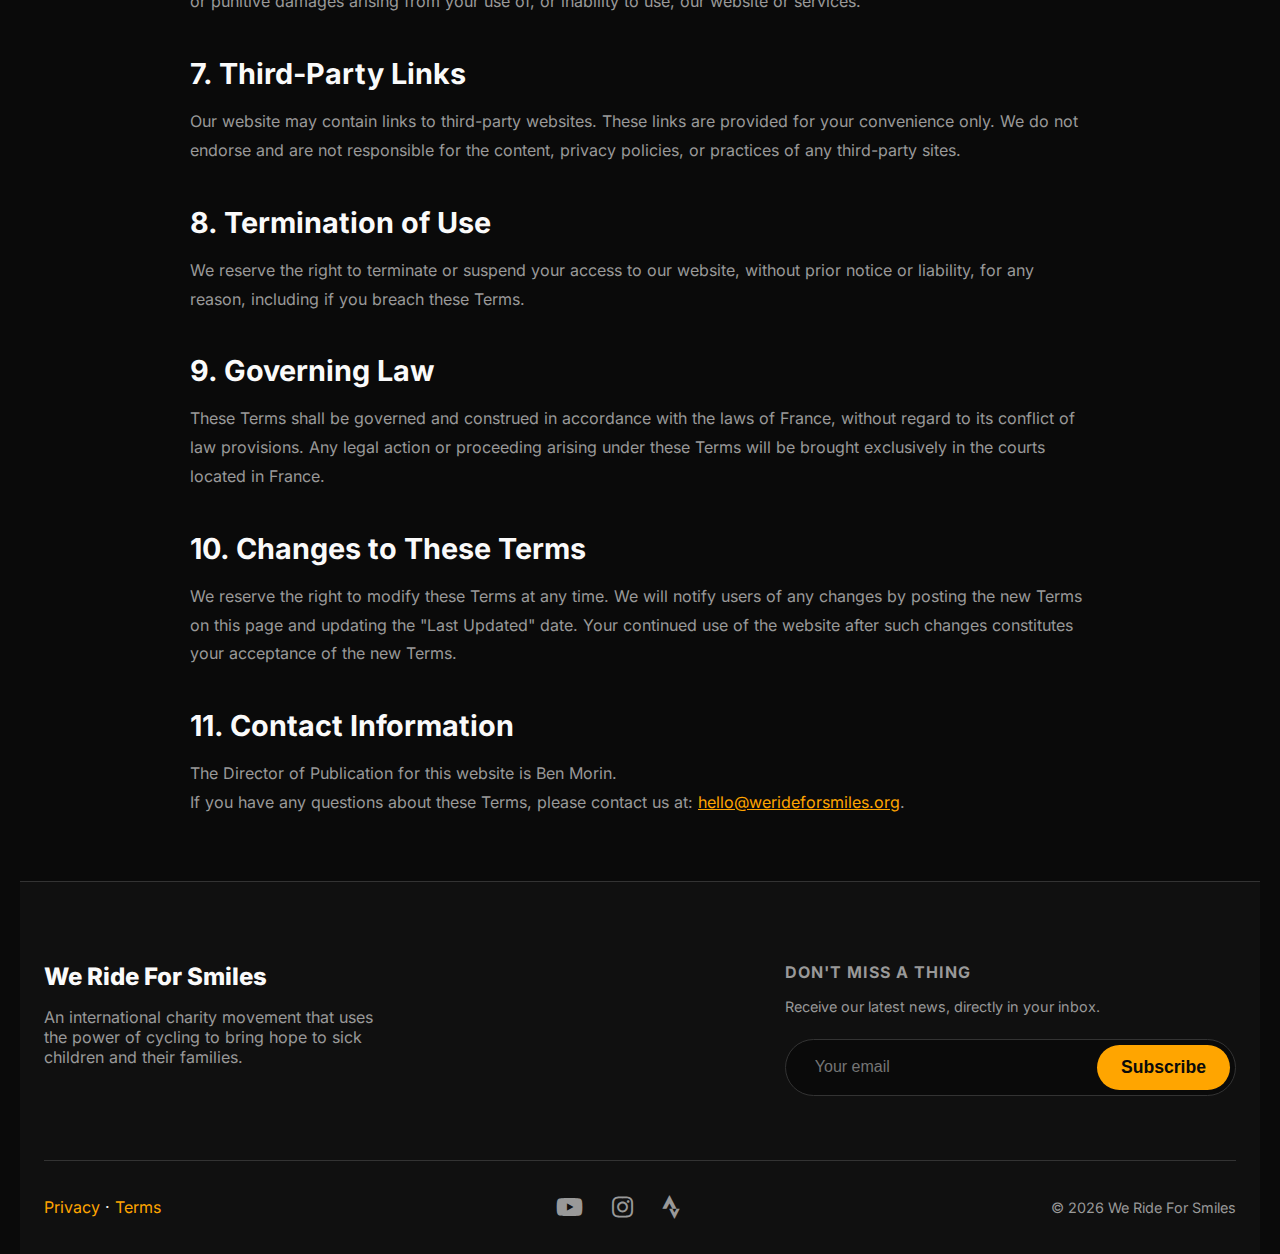
<file: wrfs/en/terms.html>
<!DOCTYPE html>
<html lang="en" class="dark-mode">
<head>
    <meta charset="UTF-8">
    <meta name="viewport" content="width=device-width, initial-scale=1.0">
    <title>Terms and Conditions - We Ride For Smiles</title>
    <meta name="description" content="Terms and Conditions for using the We Ride For Smiles website and participating in our events.">
    <meta name="author" content="Ben Morin, bemorin.com">
    <meta name="copyright" content="© 2025 We Ride For Smiles. Site created by Ben Morin.">

    <!--
        Site created by Ben Morin, bemorin.com. All rights reserved.
        The We Ride For Smiles website and its content are protected by copyright.
        Any partial or total reproduction is prohibited without permission.
    -->

    <link rel="canonical" href="https://www.werideforsmiles.org/en/terms.html" />
    <link rel="alternate" hreflang="en" href="https://www.werideforsmiles.org/en/terms.html" />
    <link rel="alternate" hreflang="fr" href="https://www.werideforsmiles.org/fr/terms.html" />
    <link rel="alternate" hreflang="es" href="https://www.werideforsmiles.org/es/terms.html" />
    <link rel="alternate" hreflang="x-default" href="https://www.werideforsmiles.org/en/terms.html" />

    <link rel="icon" href="../assets/wrfs_favicon.webp" type="image/png">
    <link rel="stylesheet" href="../css/fa-min.css">

    <link rel="preload" href="../fonts/inter-v19-latin-regular.woff2" as="font" type="font/woff2" crossorigin>
    <link rel="preload" href="../fonts/inter-v19-latin-italic.woff2" as="font" type="font/woff2" crossorigin>
    <link rel="preload" href="../fonts/inter-v19-latin-500.woff2" as="font" type="font/woff2" crossorigin>
    <link rel="preload" href="../fonts/inter-v19-latin-500italic.woff2" as="font" type="font/woff2" crossorigin>
    <link rel="preload" href="../fonts/inter-v19-latin-700.woff2" as="font" type="font/woff2" crossorigin>
    <link rel="preload" href="../fonts/inter-v19-latin-700italic.woff2" as="font" type="font/woff2" crossorigin>
    <link rel="preload" href="../fonts/inter-v19-latin-800.woff2" as="font" type="font/woff2" crossorigin>
    <link rel="preload" href="../fonts/inter-v19-latin-800italic.woff2" as="font" type="font/woff2" crossorigin>
    <link rel="preload" href="../fonts/inter-v19-latin-900.woff2" as="font" type="font/woff2" crossorigin>
    <link rel="preload" href="../fonts/inter-v19-latin-900italic.woff2" as="font" type="font/woff2" crossorigin>
    <style>
        /* Copied styles from index.html for consistency */
        /* inter-regular - latin */
        @font-face {
          font-display: swap; /* Check https://developer.mozilla.org/en-US/docs/Web/CSS/@font-face/font-display for other options. */
          font-family: 'Inter';
          font-style: normal;
          font-weight: 400;
          src: url('../fonts/inter-v19-latin-regular.woff2') format('woff2'); /* Chrome 36+, Opera 23+, Firefox 39+, Safari 12+, iOS 10+ */
        }
        /* inter-italic - latin */
        @font-face {
          font-display: swap; /* Check https://developer.mozilla.org/en-US/docs/Web/CSS/@font-face/font-display for other options. */
          font-family: 'Inter';
          font-style: italic;
          font-weight: 400;
          src: url('../fonts/inter-v19-latin-italic.woff2') format('woff2'); /* Chrome 36+, Opera 23+, Firefox 39+, Safari 12+, iOS 10+ */
        }
        /* inter-500 - latin */
        @font-face {
          font-display: swap; /* Check https://developer.mozilla.org/en-US/docs/Web/CSS/@font-face/font-display for other options. */
          font-family: 'Inter';
          font-style: normal;
          font-weight: 500;
          src: url('../fonts/inter-v19-latin-500.woff2') format('woff2'); /* Chrome 36+, Opera 23+, Firefox 39+, Safari 12+, iOS 10+ */
        }
        /* inter-500italic - latin */
        @font-face {
          font-display: swap; /* Check https://developer.mozilla.org/en-US/docs/Web/CSS/@font-face/font-display for other options. */
          font-family: 'Inter';
          font-style: italic;
          font-weight: 500;
          src: url('../fonts/inter-v19-latin-500italic.woff2') format('woff2'); /* Chrome 36+, Opera 23+, Firefox 39+, Safari 12+, iOS 10+ */
        }
        /* inter-700 - latin */
        @font-face {
          font-display: swap; /* Check https://developer.mozilla.org/en-US/docs/Web/CSS/@font-face/font-display for other options. */
          font-family: 'Inter';
          font-style: normal;
          font-weight: 700;
          src: url('../fonts/inter-v19-latin-700.woff2') format('woff2'); /* Chrome 36+, Opera 23+, Firefox 39+, Safari 12+, iOS 10+ */
        }
        /* inter-700italic - latin */
        @font-face {
          font-display: swap; /* Check https://developer.mozilla.org/en-US/docs/Web/CSS/@font-face/font-display for other options. */
          font-family: 'Inter';
          font-style: italic;
          font-weight: 700;
          src: url('../fonts/inter-v19-latin-700italic.woff2') format('woff2'); /* Chrome 36+, Opera 23+, Firefox 39+, Safari 12+, iOS 10+ */
        }
        /* inter-800 - latin */
        @font-face {
          font-display: swap; /* Check https://developer.mozilla.org/en-US/docs/Web/CSS/@font-face/font-display for other options. */
          font-family: 'Inter';
          font-style: normal;
          font-weight: 800;
          src: url('../fonts/inter-v19-latin-800.woff2') format('woff2'); /* Chrome 36+, Opera 23+, Firefox 39+, Safari 12+, iOS 10+ */
        }
        /* inter-800italic - latin */
        @font-face {
          font-display: swap; /* Check https://developer.mozilla.org/en-US/docs/Web/CSS/@font-face/font-display for other options. */
          font-family: 'Inter';
          font-style: italic;
          font-weight: 800;
          src: url('../fonts/inter-v19-latin-800italic.woff2') format('woff2'); /* Chrome 36+, Opera 23+, Firefox 39+, Safari 12+, iOS 10+ */
        }
        /* inter-900 - latin */
        @font-face {
          font-display: swap; /* Check https://developer.mozilla.org/en-US/docs/Web/CSS/@font-face/font-display for other options. */
          font-family: 'Inter';
          font-style: normal;
          font-weight: 900;
          src: url('../fonts/inter-v19-latin-900.woff2') format('woff2'); /* Chrome 36+, Opera 23+, Firefox 39+, Safari 12+, iOS 10+ */
        }
        /* inter-900italic - latin */
        @font-face {
          font-display: swap; /* Check https://developer.mozilla.org/en-US/docs/Web/CSS/@font-face/font-display for other options. */
          font-family: 'Inter';
          font-style: italic;
          font-weight: 900;
          src: url('../fonts/inter-v19-latin-900italic.woff2') format('woff2'); /* Chrome 36+, Opera 23+, Firefox 39+, Safari 12+, iOS 10+ */
        }
        :root {
          --font-sans: 'Inter', sans-serif;
          --color-background: #0A0A0A; --color-surface: #191919; --color-text-primary: #FAFAFA;
          --color-text-secondary: #999999; --color-primary: #FFA500; --color-primary-dark: #E59400;
          --color-border: #333333; --section-padding: 7rem 0; --container-width: 1280px;
        }
        html.light-mode {
          --color-background: #F5F5F5; --color-surface: #FFFFFF; --color-text-primary: #191919;
          --color-text-secondary: #555555; --color-border: #DDDDDD;
        }
        *, *::before, *::after { box-sizing: border-box; margin: 0; padding: 0; }
        html { scroll-behavior: smooth; }
        body { padding: 0 20px; background-color: var(--color-background); color: var(--color-text-primary); font-family: var(--font-sans); -webkit-font-smoothing: antialiased; overflow-x: hidden; transition: background-color 0.4s ease, color 0.4s ease; }
        body.mobile-nav-open { overflow: hidden; }
        body.modal-open { overflow: hidden; }
        .container { max-width: var(--container-width); margin: 0 auto; padding: 0 1.5rem; }
        h1, h2, h3 { text-wrap: balance; }
        p, .lead { text-wrap: pretty; }
        a { color: var(--color-primary); text-decoration: none; transition: color 0.3s ease; }
        a:hover { color: var(--color-primary-dark); }
        a.btn, a.navbar-brand, .charity-logo, .nav-link { text-decoration: none !important; }
        .fa, .fas, .fab, .fa-solid { font-style: normal; }
        .navbar { position: fixed; top: 0; left: 0; width: 100%; padding: 1.5rem 0; z-index: 1000; transition: background-color 0.3s ease; }
        .navbar.scrolled { background-color: rgba(10, 10, 10, 0.8); backdrop-filter: blur(10px); }
        html.light-mode .navbar.scrolled { background-color: rgba(255, 255, 255, 0.8); }
        .navbar-content { display: flex; justify-content: space-between; align-items: center; }
        .navbar-brand { font-weight: 900; font-size: 1.8rem; color: var(--color-text-primary); z-index: 1001; }
        .nav-menu { display: flex; align-items: center; gap: 1.5rem; }
        .nav-links-desktop { display: none; }
        .nav-link { color: var(--color-text-primary); font-weight: 500; margin: 0 1rem; }
        .nav-link-button { background: none; border: none; font-family: inherit; font-size: inherit; color: var(--color-text-primary); font-weight: 500; cursor: pointer; padding: 0; margin: 0 1rem; transition: color 0.3s ease; }
        .nav-link-button:hover { color: var(--color-primary-dark); }
        .nav-controls { display: flex; align-items: center; gap: 1.5rem; z-index: 1001; }
        /* --- AJOUTS POUR LA NAVIGATION MOBILE --- */
        .btn-mobile-involved {
            display: none !important;
            transition: opacity 0.3s ease, transform 0.3s ease;
        }

        @media (min-width: 992px) {
            .btn-mobile-involved {
                display: none !important;
            }
        }

        @media (max-width: 991px) {
            .nav-links-desktop .btn-desktop-involved {
                display: none !important;
            }
            .nav-controls {
                display: flex;
                align-items: center;
                gap: 1.5rem;
                transition: width 0.3s ease;
            }
            .nav-controls.scrolled-mobile {
                transition: width 0.3s ease;
            }
            .nav-controls.scrolled-mobile .lang-switcher,
            .nav-controls.scrolled-mobile .theme-switch {
                display: none;
                transform: translateY(-20px);
                transition: display 0.3s ease, transform 0.3s ease;
            }
            .nav-controls.scrolled-mobile .btn-mobile-involved {
                display: inline-block !important;
                opacity: 1;
                transform: translateY(0);
                left: auto;
                animation: fadeIn 0.3s ease forwards;
            }
        }
        @keyframes fadeIn {
            from { opacity: 0; transform: translateY(20px); }
            to { opacity: 1; transform: translateY(0); }
        }
        .lang-switcher { position: relative; }
        .lang-switcher .selected-lang { color: var(--color-text-secondary); font-weight: 700; cursor: pointer; }
        .lang-switcher .lang-dropdown { position: absolute; top: 100%; left: 50%; background-color: var(--color-surface); border: 1px solid var(--color-border); border-radius: 8px; padding: 0.5rem; margin-top: 0.5rem; list-style: none; opacity: 0; visibility: hidden; transform: translateX(-50%) translateY(10px); transition: all 0.3s ease; }
        .lang-switcher:hover .lang-dropdown { opacity: 1; visibility: visible; transform: translateX(-50%) translateY(0); }
        .lang-switcher .lang-dropdown a { display: block; padding: 0.5rem 1rem; color: var(--color-text-primary); }
        .lang-switcher .lang-dropdown a:hover { color: var(--color-primary); }
        .theme-switch { background: none; border: none; color: var(--color-text-primary); font-size: 1.2rem; cursor: pointer; line-height: 0; }
        .theme-switch svg { width: 24px; height: 24px; transition: transform 0.4s ease; }
        .nav-toggle { display: none; background: none; border: none; color: var(--color-text-primary); font-size: 1.5rem; cursor: pointer; z-index: 1001; }
        .nav-mobile-overlay { position: fixed; top: 0; left: 0; width: 100%; height: 100%; background-color: var(--color-background); z-index: 1002; display: flex; flex-direction: column; padding: 1.5rem; transform: translateY(-100%); visibility: hidden; transition: transform 0.4s cubic-bezier(0.25, 1, 0.5, 1), visibility 0s 0.4s; }
        .nav-mobile-overlay.is-active { transform: translateY(0); visibility: visible; transition: transform 0.4s cubic-bezier(0.25, 1, 0.5, 1); }
        .nav-mobile-header { display: flex; justify-content: space-between; align-items: center; width: 100%; margin-bottom: 4rem; }
        .nav-mobile-close { background: none; border: none; color: var(--color-text-primary); font-size: 2rem; cursor: pointer; }
        .nav-mobile-links { display: flex; flex-direction: column; align-items: center; justify-content: center; flex-grow: 1; }
        .nav-mobile-overlay .nav-link, .nav-mobile-overlay .nav-link-button { font-size: 2rem; margin: 1rem 0; opacity: 0; transform: translateY(20px); transition: opacity 0.4s ease, transform 0.4s ease; }
        .nav-mobile-overlay.is-active .nav-mobile-links > * { opacity: 1; transform: translateY(0); }
        .nav-mobile-overlay.is-active .nav-mobile-links > *:nth-child(1) { transition-delay: 0.2s; }
        .nav-mobile-overlay.is-active .nav-mobile-links > *:nth-child(2) { transition-delay: 0.25s; }
        .nav-mobile-overlay.is-active .nav-mobile-links > *:nth-child(3) { transition-delay: 0.3s; }
        .nav-mobile-overlay.is-active .nav-mobile-links > *:nth-child(4) { transition-delay: 0.35s; }
        .nav-mobile-overlay.is-active .nav-mobile-links > *:nth-child(5) { transition-delay: 0.4s; }
        .nav-mobile-overlay.is-active .nav-mobile-links > *:nth-child(6) { transition-delay: 0.45s; }
        .nav-mobile-overlay .btn { margin-top: 2rem; opacity: 0; transform: translateY(20px); transition: opacity 0.4s ease 0.5s, transform 0.4s ease 0.5s; }
        .nav-mobile-overlay.is-active .btn { opacity: 1; transform: translateY(0); }
        .btn { display: inline-block; padding: 0.75rem 1.5rem; border-radius: 50px; font-weight: 700; font-size: 1.1rem; text-align: center; transition: all 0.3s ease; border: none; cursor: pointer; position: relative; }
        .btn:hover { transform: scale(1.05); }
        .btn-primary { background: var(--color-primary); color: #0A0A0A; }
        .btn-primary:hover { background: var(--color-primary-dark); }
        .modal-overlay { position: fixed; top: 0; left: 0; width: 100%; height: 100%; background: rgba(0,0,0,0.85); z-index: 2000; display: flex; justify-content: center; align-items: center; opacity: 0; visibility: hidden; transition: opacity 0.3s ease, visibility 0.3s; }
        .modal-overlay.is-active { opacity: 1; visibility: visible; }
        .modal-content { background: var(--color-surface); border-radius: 12px; padding: 2.5rem; width: 90%; max-width: 850px; position: relative; transform: translateY(100%); transition: transform 0.4s cubic-bezier(0.25, 1, 0.5, 1); }
        #involve-modal .modal-content { max-height: 90vh; overflow-y: auto; }
        #involve-modal .modal-content::-webkit-scrollbar { width: 8px; }
        #involve-modal .modal-content::-webkit-scrollbar-track { background: var(--color-background); border-radius: 10px; }
        #involve-modal .modal-content::-webkit-scrollbar-thumb { background-color: var(--color-border); border-radius: 10px; border: 2px solid var(--color-background); }
        #involve-modal .modal-content::-webkit-scrollbar-thumb:hover { background-color: var(--color-primary); }
        .modal-overlay.is-active .modal-content { transform: translateY(0); }
        .modal-close { position: absolute; top: 1rem; right: 1rem; background: none; border: none; color: var(--color-text-secondary); font-size: 2rem; cursor: pointer; z-index: 10; }
        .modal-header { text-align: center; margin-bottom: 2.5rem; }
        .icon-header { color: var(--color-primary); font-size: 3rem; margin-bottom: 1rem; }
        .modal-content h3 { font-size: 1.8rem; font-weight: 800; margin-bottom: 0.5rem; }
        .modal-intro { color: var(--color-text-secondary); max-width: 500px; margin: 0 auto; }
        .form-group { margin-bottom: 1.5rem; }
        .form-group label { display: block; font-weight: 500; margin-bottom: 0.5rem; }
        .form-group input[type="text"], .form-group input[type="email"] { width: 100%; padding: 0.8rem; background: var(--color-background); border: 1px solid var(--color-border); color: var(--color-text-primary); border-radius: 6px; }
        .form-group input::placeholder { color: var(--color-text-secondary); opacity: 0.7; }
        .form-row { display: flex; flex-direction: column; gap: 1.5rem; }
        .involvement-options { display: grid; grid-template-columns: repeat(auto-fit, minmax(200px, 1fr)); gap: 1rem; margin-top: 1rem; }
        .option-card { position: relative; }
        .option-card input[type="checkbox"] { position: absolute; opacity: 0; width: 100%; height: 100%; cursor: pointer; }
        .option-label { display: flex; flex-direction: column; align-items: center; text-align: center; padding: 1.5rem; border: 2px solid var(--color-border); border-radius: 12px; transition: all 0.3s ease; cursor: pointer; height: 100%; }
        .option-label i { font-size: 2rem; margin-bottom: 0; color: var(--color-primary); transition: transform 0.3s ease; }
        .option-label-header { display: flex; align-items: center; justify-content: center; flex-direction: column; gap: 1rem; margin-bottom: 0.2rem; }
        .option-label strong { font-size: 1.1rem; color: var(--color-text-primary); }
        .option-label span { font-size: 0.9rem; color: var(--color-text-secondary); margin-top: 0.25rem; }
        .option-card:hover .option-label { border-color: var(--color-primary); transform: translateY(-5px); }
        .option-card:hover .option-label i { transform: scale(1.1); }
        .option-card input:checked + .option-label { border-color: var(--color-primary); background-color: rgba(255, 165, 0, 0.05); box-shadow: 0 0 15px rgba(255, 165, 0, 0.2); }
        .custom-checkbox-container { display: flex; justify-content: center; align-items: center; margin-top: 1.5rem; gap: 0.75rem; cursor: pointer; }
        .custom-checkbox-container input[type="checkbox"] { position: absolute; opacity: 0; }
        .custom-checkbox-container .checkbox-label { font-size: 0.9rem; color: var(--color-text-secondary); position: relative; padding-left: 30px; line-height: 22px; }
        .custom-checkbox-container .checkbox-label::before { content: ''; position: absolute; left: 0; top: 0; width: 22px; height: 22px; border: 2px solid var(--color-border); background-color: var(--color-background); border-radius: 6px; transition: all 0.2s ease; }
        .custom-checkbox-container .checkbox-label::after { content: ''; position: absolute; left: 8px; top: 4px; width: 5px; height: 10px; border: solid var(--color-background); border-width: 0 3px 3px 0; transform: rotate(45deg) scale(0); transition: transform 0.2s cubic-bezier(0.34, 1.56, 0.64, 1); }
        .custom-checkbox-container input:checked + .checkbox-label::before { background-color: var(--color-primary); border-color: var(--color-primary); }
        .custom-checkbox-container input:checked + .checkbox-label::after { transform: rotate(45deg) scale(1); }
        .btn-loader { width: 1.2em; height: 1.2em; border: 2px solid currentColor; border-right-color: transparent; border-radius: 50%; display: none; animation: spin 0.8s linear infinite; }
        .form-submit-btn.loading .btn-text { display: none; }
        .form-submit-btn.loading .btn-loader { display: inline-block; vertical-align: middle; }
        .form-submit-btn:disabled { cursor: not-allowed; opacity: 0.8; }
        @keyframes spin { to { transform: rotate(360deg); } }
        footer { padding: 5rem 0 2rem 0; text-align: left; background-color: #101010; border-top: 1px solid var(--color-border); }
        html.light-mode footer { background-color: #e9ecef; }
        .footer-grid { display: grid; grid-template-columns: 1.5fr 1fr; gap: 4rem; margin-bottom: 4rem; }
        .footer-about h3 { font-size: 1.5rem; font-weight: 800; color: var(--color-text-primary); margin-bottom: 1rem; }
        .footer-about p { color: var(--color-text-secondary); max-width: 350px; }
        .footer-newsletter h4 { font-size: 1rem; font-weight: 700; color: var(--color-text-secondary); text-transform: uppercase; letter-spacing: 1px; margin-bottom: 1rem; }
        .input-group { display: flex; border: 1px solid var(--color-border); border-radius: 50px; padding: 5px; background-color: var(--color-background); }
        .input-group input { flex-grow: 1; background: transparent; border: none; color: var(--color-text-primary); padding: 0.75rem 1.5rem; font-size: 1rem; }
        .input-group input:focus { outline: none; }
        .input-group button { flex-shrink: 0; }
        .footer-bottom { border-top: 1px solid var(--color-border); padding-top: 2rem; display: flex; justify-content: space-between; align-items: center; flex-wrap: wrap; gap: 1rem; }
        .footer-bottom p { color: var(--color-text-secondary); font-size: 0.9rem; }
        .footer-copyright { color: var(--color-text-secondary); font-size: 0.9rem; margin: 0; }
        .footer-copyright a { color: var(--color-primary); text-decoration: none; transition: color 0.3s ease; }
        .footer-copyright a:hover { color: var(--color-primary-dark); }
        .footer-socials a { color: var(--color-text-secondary); font-size: 1.5rem; margin-left: 1.5rem; transition: color 0.3s ease; }
        .footer-socials a:hover { color: var(--color-text-primary); }
        
        /* Responsive */
        @media (min-width: 992px) { .nav-links-desktop { display: flex; align-items: center; } }
        @media (max-width: 991px) { .nav-toggle { display: block; } }
        @media (min-width: 768px) { }
        @media (max-width: 767px) { 
            .modal-content { padding: 2rem 1.5rem; }
            .footer-grid { grid-template-columns: 1fr; text-align: center; } 
            .footer-about p { margin: 0 auto; text-align: center; }
            .footer-bottom { justify-content: center; flex-direction: column; gap: 1.5rem; text-align: center; }
            .footer-copyright { display: flex; flex-direction: column; gap: 0.75rem; }
            .footer-socials a { margin: 0 0.75rem; }
            #newsletter-modal .input-group {
                flex-direction: column;
                gap: 0.75rem;
                border: none;
                background-color: transparent;
                padding: 0;
            }
            #newsletter-modal .input-group input,
            #newsletter-modal .input-group button {
                width: 100%;
                border-radius: 50px !important;
            }
            #newsletter-modal .input-group input {
                border: 1px solid var(--color-border);
                padding: 1.2rem;
            }
        }
        @media (min-width: 576px) {
            .form-row { flex-direction: row; }
            .form-row .form-group { flex: 1; margin-bottom: 0; }
        }
        @media (max-width: 576px) {
          .option-label-header { flex-direction: row; gap: 0.75rem; margin-bottom: 0.75rem; }
          .involvement-options { grid-template-columns: 1fr; }
        }
        @media (max-width: 480px) {
            footer .input-group {
                flex-direction: column;
                gap: 0.75rem;
                border: none;
                background-color: transparent;
                padding: 0;
            }
            footer .input-group input,
            footer .input-group button {
                width: 100%;
                border-radius: 50px !important;
            }
            footer .input-group input {
                border: 1px solid var(--color-border);
                padding: 1.2rem;
            }
        }

        /* Specific styles for legal pages */
        .legal-header {
            padding-top: 12rem;
            padding-bottom: 2rem;
            text-align: center;
        }
        .legal-content {
            padding: 4rem 0;
            max-width: 900px;
            margin: 0 auto;
        }
        .legal-content h2 {
            font-size: 1.8rem;
            margin-top: 2.5rem;
            margin-bottom: 1rem;
            text-align: left;
        }
        .legal-content p, .legal-content li {
            color: var(--color-text-secondary);
            line-height: 1.8;
            text-align: left;
        }
        .legal-content ul {
            padding-left: 2rem;
            margin-bottom: 1rem;
        }
        .legal-content a {
            text-decoration: underline;
        }
    </style>
</head>
<body class="dark-mode">

    <nav class="navbar scrolled" id="navbar">
        <div class="container navbar-content">
            <a href="index.html" class="navbar-brand">WRFS</a>
            <div class="nav-menu">
                <div class="nav-links-desktop">
                    <a href="index.html#mission" class="nav-link">Mission</a>
                    <a href="route.html" class="nav-link">The Route</a>
                    <a href="index.html#causes" class="nav-link">The Causes</a>
                    <a href="index.html#team" class="nav-link">The Team</a>
                    <a href="index.html#faq" class="nav-link">FAQ</a>
                    <button class="nav-link-button" data-modal-trigger="newsletter-modal">Newsletter</button>
                    <button class="btn btn-primary btn-desktop-involved" data-modal-trigger="involve-modal" style="margin-left: 1rem;">Get Involved</button>
                </div>
                <div class="nav-controls" id="nav-controls">
                    <button class="btn btn-primary btn-mobile-involved" data-modal-trigger="involve-modal">Get Involved</button>
                    <div class="lang-switcher">
                        <span class="selected-lang">EN</span>
                        <ul class="lang-dropdown">
                            <li><a href="../fr/index.html">FR</a></li>
                            <li><a href="../es/index.html">ES</a></li>
                        </ul>
                    </div>
                    <button class="theme-switch" id="theme-toggle" aria-label="Change theme"></button>
                </div>
                <button class="nav-toggle" id="nav-toggle" aria-label="Open menu"><i class="fa-solid fa-bars"></i></button>
            </div>
        </div>
    </nav>
    
    <div class="nav-mobile-overlay" id="nav-mobile-overlay">
        <div class="nav-mobile-header">
            <a href="index.html" class="navbar-brand">WRFS</a>
            <button class="nav-mobile-close" id="nav-mobile-close" aria-label="Close menu"><i class="fa-solid fa-xmark"></i></button>
        </div>
        <div class="nav-mobile-links">
            <a href="index.html#mission" class="nav-link">Mission</a>
            <a href="route.html" class="nav-link">The Route</a>
            <a href="index.html#causes" class="nav-link">The Causes</a>
            <a href="index.html#team" class="nav-link">The Team</a>
            <a href="index.html#faq" class="nav-link">FAQ</a>
            <button class="nav-link-button" data-modal-trigger="newsletter-modal">Newsletter</button>
            <button class="btn btn-primary" data-modal-trigger="involve-modal">Get Involved</button>
        </div>
    </div>

    <main>
        <header class="section legal-header">
            <div class="container">
                <h1>Terms and Conditions</h1>
                <p class="lead" style="margin-top: 1rem;">Last Updated: September 3, 2025</p>
            </div>
        </header>

        <section class="legal-content container">
            <h2>1. Introduction</h2>
            <p>Welcome to We Ride For Smiles ("we," "our," or "us"). By accessing our website and using our services, you agree to be bound by these Terms and Conditions ("Terms"). If you disagree with any part of these terms, you must not use our website.</p>

            <h2>2. Use of the Website</h2>
            <p>You agree to use our website only for lawful purposes. You must not:</p>
            <ul>
                <li>Engage in any activity that disrupts, interferes with, or harms the website's infrastructure or functionality.</li>
                <li>Attempt to gain unauthorized access to any part of the website or its related systems.</li>
                <li>Use our website to transmit any unlawful, harassing, defamatory, or otherwise objectionable material.</li>
            </ul>
            <p>To participate in our events or submit forms, you must be at least 18 years old or have obtained consent from a parent or legal guardian.</p>

            <h2>3. Intellectual Property Rights</h2>
            <p>All content on this website—including text, graphics, logos, images, and software—is the property of We Ride For Smiles or its content suppliers and is protected by international copyright and trademark laws. Unauthorized use, reproduction, modification, or distribution of this content is strictly prohibited without our prior written permission.</p>

            <h2>4. Donations and Fundraising</h2>
            <p>While We Ride For Smiles facilitates fundraising for partner charities, we do not process payments directly at this time. All donations are made through third-party platforms associated with our beneficiary organizations. We are not responsible for the processing, security, or privacy of transactions conducted on these external sites. Participants in our events who commit to fundraising agree to abide by the rules and deadlines set forth during registration.</p>

            <h2>5. User-Generated Content</h2>
            <p>If you submit content to our website (such as comments, testimonials, or messages), you grant us a non-exclusive, worldwide, royalty-free, perpetual license to use, reproduce, display, and distribute that content in connection with our mission. You are solely responsible for the content you submit and must ensure it is not offensive, unlawful, or infringing on the rights of others.</p>

            <h2>6. Disclaimer and Limitation of Liability</h2>
            <p>The website and its content are provided on an "as is" and "as available" basis without any warranties, express or implied. We do not warrant that the site will be error-free or uninterrupted.</p>
            <p>To the fullest extent permitted by law, We Ride For Smiles shall not be liable for any indirect, incidental, consequential, or punitive damages arising from your use of, or inability to use, our website or services.</p>

            <h2>7. Third-Party Links</h2>
            <p>Our website may contain links to third-party websites. These links are provided for your convenience only. We do not endorse and are not responsible for the content, privacy policies, or practices of any third-party sites.</p>

            <h2>8. Termination of Use</h2>
            <p>We reserve the right to terminate or suspend your access to our website, without prior notice or liability, for any reason, including if you breach these Terms.</p>

            <h2>9. Governing Law</h2>
            <p>These Terms shall be governed and construed in accordance with the laws of France, without regard to its conflict of law provisions. Any legal action or proceeding arising under these Terms will be brought exclusively in the courts located in France.</p>

            <h2>10. Changes to These Terms</h2>
            <p>We reserve the right to modify these Terms at any time. We will notify users of any changes by posting the new Terms on this page and updating the "Last Updated" date. Your continued use of the website after such changes constitutes your acceptance of the new Terms.</p>
            
            <h2>11. Contact Information</h2>
            <p>The Director of Publication for this website is Ben Morin.</p>
            <p>If you have any questions about these Terms, please contact us at: <a href="mailto:hello@werideforsmiles.org">hello@werideforsmiles.org</a>.</p>
        </section>
    </main>

    <footer id="footer">
        <div class="container">
            <div class="footer-grid">
                <div class="footer-about"><h3>We Ride For Smiles</h3><p>An international charity movement that uses the power of cycling to bring hope to sick children and their families.</p></div>
                <div class="footer-newsletter">
                    <h4>Don't miss a thing</h4>
                    <p style="font-size: 0.9rem; color: var(--color-text-secondary); margin-bottom: 1.5rem;">Receive our latest news, directly in your inbox.</p>
                    <form name="newsletter-en" method="POST" data-netlify="true">
                        <input type="hidden" name="form-name" value="newsletter-en" />
                        <div class="input-group">
                           <input type="email" name="email" placeholder="Your email" required>
                           <button type="submit" class="btn btn-primary form-submit-btn">
                               <span class="btn-text">Subscribe</span>
                               <span class="btn-loader"></span>
                           </button>
                        </div>
                    </form>
                </div>
            </div>
            <div class="footer-bottom">
                <span class="footer-links"><a href="privacy.html">Privacy</a> &middot; <a href="terms.html">Terms</a></span>
                <div class="footer-socials">
                    <a href="https://www.youtube.com/@werideforsmiles" target="_blank" aria-label="YouTube"><i class="fab fa-youtube"></i></a>
                    <a href="https://www.instagram.com/werideforsmiles/" target="_blank" aria-label="Instagram"><i class="fab fa-instagram"></i></a>
                    <a href="https://www.strava.com/clubs/werideforsmiles" target="_blank" aria-label="Strava"><i class="fab fa-strava"></i></a>
                </div>
                <p>&copy; <span id="copyright-year"></span> We Ride For Smiles</p>
            </div>
        </div>
    </footer>

    <div class="modal-overlay" id="involve-modal">
        <div class="modal-content">
            <button class="modal-close" data-modal-close>&times;</button>
            <div class="modal-header">
                <h3>Become a driving force of this adventure!</h3>
                <p class="modal-intro">Every bit of help, big or small, on the ground or from a distance, is one more pedal stroke for the children. Find out how you can make a difference.</p>
            </div>
            <form name="get-involved-en-improved" method="POST" data-netlify="true">
                <input type="hidden" name="form-name" value="get-involved-en-improved" />
                
                <div class="form-row">
                    <div class="form-group">
                        <label for="firstname-terms">First Name</label>
                        <input type="text" id="firstname-terms" name="firstname" placeholder="E.g., John" required>
                    </div>
                    <div class="form-group">
                        <label for="email-terms">Email</label>
                        <input type="email" id="email-terms" name="email" placeholder="E.g., john.smith@email.com" required>
                    </div>
                </div>

                <div class="form-group" style="margin-top: 2.5rem;">
                    <label>How would you like to support us?</label>
                    <div class="involvement-options">
                        <div class="option-card">
                            <input type="checkbox" name="involvement_ride" value="ride" id="role-ride">
                            <label for="role-ride" class="option-label">
                                <div class="option-label-header">
                                    <i class="fa-solid fa-bicycle"></i>
                                    <strong>Ride with us</strong>
                                </div>
                                <span>Join the challenge.</span>
                            </label>
                        </div>
                        <div class="option-card">
                            <input type="checkbox" name="involvement_event_volunteer" value="event_volunteer" id="role-event">
                            <label for="role-event" class="option-label">
                                <div class="option-label-header">
                                    <i class="fa-solid fa-flag-checkered"></i>
                                    <strong>Volunteer</strong>
                                </div>
                                <span>Help on the ground.</span>
                            </label>
                        </div>
                        <div class="option-card">
                            <input type="checkbox" name="involvement_partner" value="partner" id="role-partner">
                            <label for="role-partner" class="option-label">
                                <div class="option-label-header">
                                    <i class="fa-solid fa-handshake"></i>
                                    <strong>Become a Partner</strong>
                                </div>
                                <span>Associate your company.</span>
                            </label>
                        </div>
                        <div class="option-card">
                            <input type="checkbox" name="involvement_donation" value="donation" id="role-donation">
                            <label for="role-donation" class="option-label">
                                <div class="option-label-header">
                                    <i class="fa-solid fa-hand-holding-dollar"></i>
                                    <strong>Make a Donation</strong>
                                </div>
                                <span>Provide financial support.</span>
                            </label>
                        </div>
                        <div class="option-card">
                            <input type="checkbox" name="involvement_remote_volunteer" value="remote_volunteer" id="role-remote">
                            <label for="role-remote" class="option-label">
                                <div class="option-label-header">
                                    <i class="fa-solid fa-laptop"></i>
                                    <strong>Help Remotely</strong>
                                </div>
                                <span>Communication, etc.</span>
                            </label>
                        </div>
                    </div>
                </div>

                <button type="submit" class="btn btn-primary form-submit-btn" style="width: 100%; margin-top: 1rem;">
                    <span class="btn-text">Send my proposal</span>
                    <span class="btn-loader"></span>
                </button>
            </form>
        </div>
    </div>

    <div class="modal-overlay" id="newsletter-modal">
        <div class="modal-content">
            <button class="modal-close" data-modal-close>&times;</button>
            <div class="modal-header">
                <i class="fa-solid fa-envelope-open-text icon-header"></i>
                <h3>Don't miss any of the adventure!</h3>
                <p class="modal-intro">Join our community and receive key updates on the challenge, directly in your inbox.</p>
            </div>
            <form name="newsletter-popup-en-rgpd" method="POST" data-netlify="true">
                <input type="hidden" name="form-name" value="newsletter-popup-en-rgpd" />
                <div class="input-group">
                   <input type="email" name="email" placeholder="Your best email" required>
                   <button type="submit" class="btn btn-primary form-submit-btn">
                       <span class="btn-text">I'm in</span>
                       <span class="btn-loader"></span>
                   </button>
                </div>
                <label class="custom-checkbox-container">
                    <input type="checkbox" name="consent" id="consent-modal-terms" required>
                    <span class="checkbox-label">
                        I agree to receive news about the project. (<a href="privacy.html" target="_blank">Privacy Policy</a>)
                    </span>
                </label>
            </form>
        </div>
    </div>

    <script>
        // Copied comprehensive script from index.html
        document.addEventListener('DOMContentLoaded', () => {
            const copyrightYearEl = document.getElementById('copyright-year');
            if (copyrightYearEl) copyrightYearEl.textContent = new Date().getFullYear();
            const navbar = document.querySelector('.navbar');
            window.addEventListener('scroll', () => navbar?.classList.toggle('scrolled', window.scrollY > 50));

            const navToggle = document.getElementById('nav-toggle');
            const mobileNav = document.getElementById('nav-mobile-overlay');
            const navClose = document.getElementById('nav-mobile-close');
            const body = document.body;

            if (navToggle && mobileNav && navClose) {
                const openMobileNav = () => { mobileNav.classList.add('is-active'); body.classList.add('mobile-nav-open'); };
                const closeMobileNav = () => { mobileNav.classList.remove('is-active'); body.classList.remove('mobile-nav-open'); };
                navToggle.addEventListener('click', (e) => { e.stopPropagation(); openMobileNav(); });
                navClose.addEventListener('click', closeMobileNav);
                mobileNav.querySelectorAll('a, button').forEach(link => {
                    link.addEventListener('click', (e) => { 
                        if (e.currentTarget.dataset.modalTrigger) {
                           // Keep mobile nav open if opening a modal from it
                        } else if (e.currentTarget.getAttribute('href')?.startsWith('index.html#')) {
                           closeMobileNav();
                        }
                    });
                });
            }

            const modalTriggers = document.querySelectorAll('[data-modal-trigger]');
            const modals = document.querySelectorAll('.modal-overlay');
            const openModal = (modalId) => {
                const modal = document.getElementById(modalId);
                if (modal) { modal.classList.add('is-active'); body.classList.add('modal-open'); }
            };
            const closeModal = (modal) => {
                modal.classList.remove('is-active');
                body.classList.remove('modal-open');
            };
            modalTriggers.forEach(trigger => trigger.addEventListener('click', (e) => { e.preventDefault(); e.stopPropagation(); openModal(trigger.dataset.modalTrigger); }));
            modals.forEach(modal => {
                modal.addEventListener('click', (e) => { if (e.target === modal) closeModal(modal); });
                modal.querySelector('[data-modal-close]')?.addEventListener('click', () => closeModal(modal));
            });

            document.querySelectorAll('form[data-netlify="true"]').forEach(form => {
                form.addEventListener('submit', (e) => {
                    const submitBtn = form.querySelector('.form-submit-btn');
                    if (submitBtn) { submitBtn.classList.add('loading'); submitBtn.disabled = true; }
                });
            });

            const themeToggle = document.getElementById('theme-toggle');
            const htmlEl = document.documentElement;
            const sunIconSVG = `<svg viewBox="0 0 24 24" fill="none" stroke="currentColor" stroke-width="2" stroke-linecap="round" stroke-linejoin="round"><circle cx="12" cy="12" r="5"></circle><line x1="12" y1="1" x2="12" y2="3"></line><line x1="12" y1="21" x2="12" y2="23"></line><line x1="4.22" y1="4.22" x2="5.64" y2="5.64"></line><line x1="18.36" y1="18.36" x2="19.78" y2="19.78"></line><line x1="1" y1="12" x2="3" y2="12"></line><line x1="21" y1="12" x2="23" y2="12"></line><line x1="4.22" y1="19.78" x2="5.64" y2="18.36"></line><line x1="18.36" y1="5.64" x2="19.78" y2="4.22"></line></svg>`;
            const moonIconSVG = `<svg viewBox="0 0 24 24" fill="none" stroke="currentColor" stroke-width="2" stroke-linecap="round" stroke-linejoin="round"><path d="M21 12.79A9 9 0 1 1 11.21 3 7 7 0 0 0 21 12.79z"></path></svg>`;
            const setTheme = (theme) => {
                htmlEl.className = theme + '-mode';
                localStorage.setItem('theme', theme);
                if (themeToggle) themeToggle.innerHTML = theme === 'dark' ? sunIconSVG : moonIconSVG;
            };
            const savedTheme = localStorage.getItem('theme') || 'dark';
            setTheme(savedTheme);
            htmlEl.classList.add('scrolled'); // Keep nav solid on legal pages
            themeToggle?.addEventListener('click', () => setTheme(htmlEl.classList.contains('dark-mode') ? 'light' : 'dark'));
            
            const navControls = document.getElementById('nav-controls');
            window.addEventListener('scroll', () => {
                if (window.innerWidth <= 991) {
                    if (window.scrollY > 100) {
                        navControls.classList.add('scrolled-mobile');
                    } else {
                        navControls.classList.remove('scrolled-mobile');
                    }
                }
            });
        });
    </script>
</body>
</html>
</file>
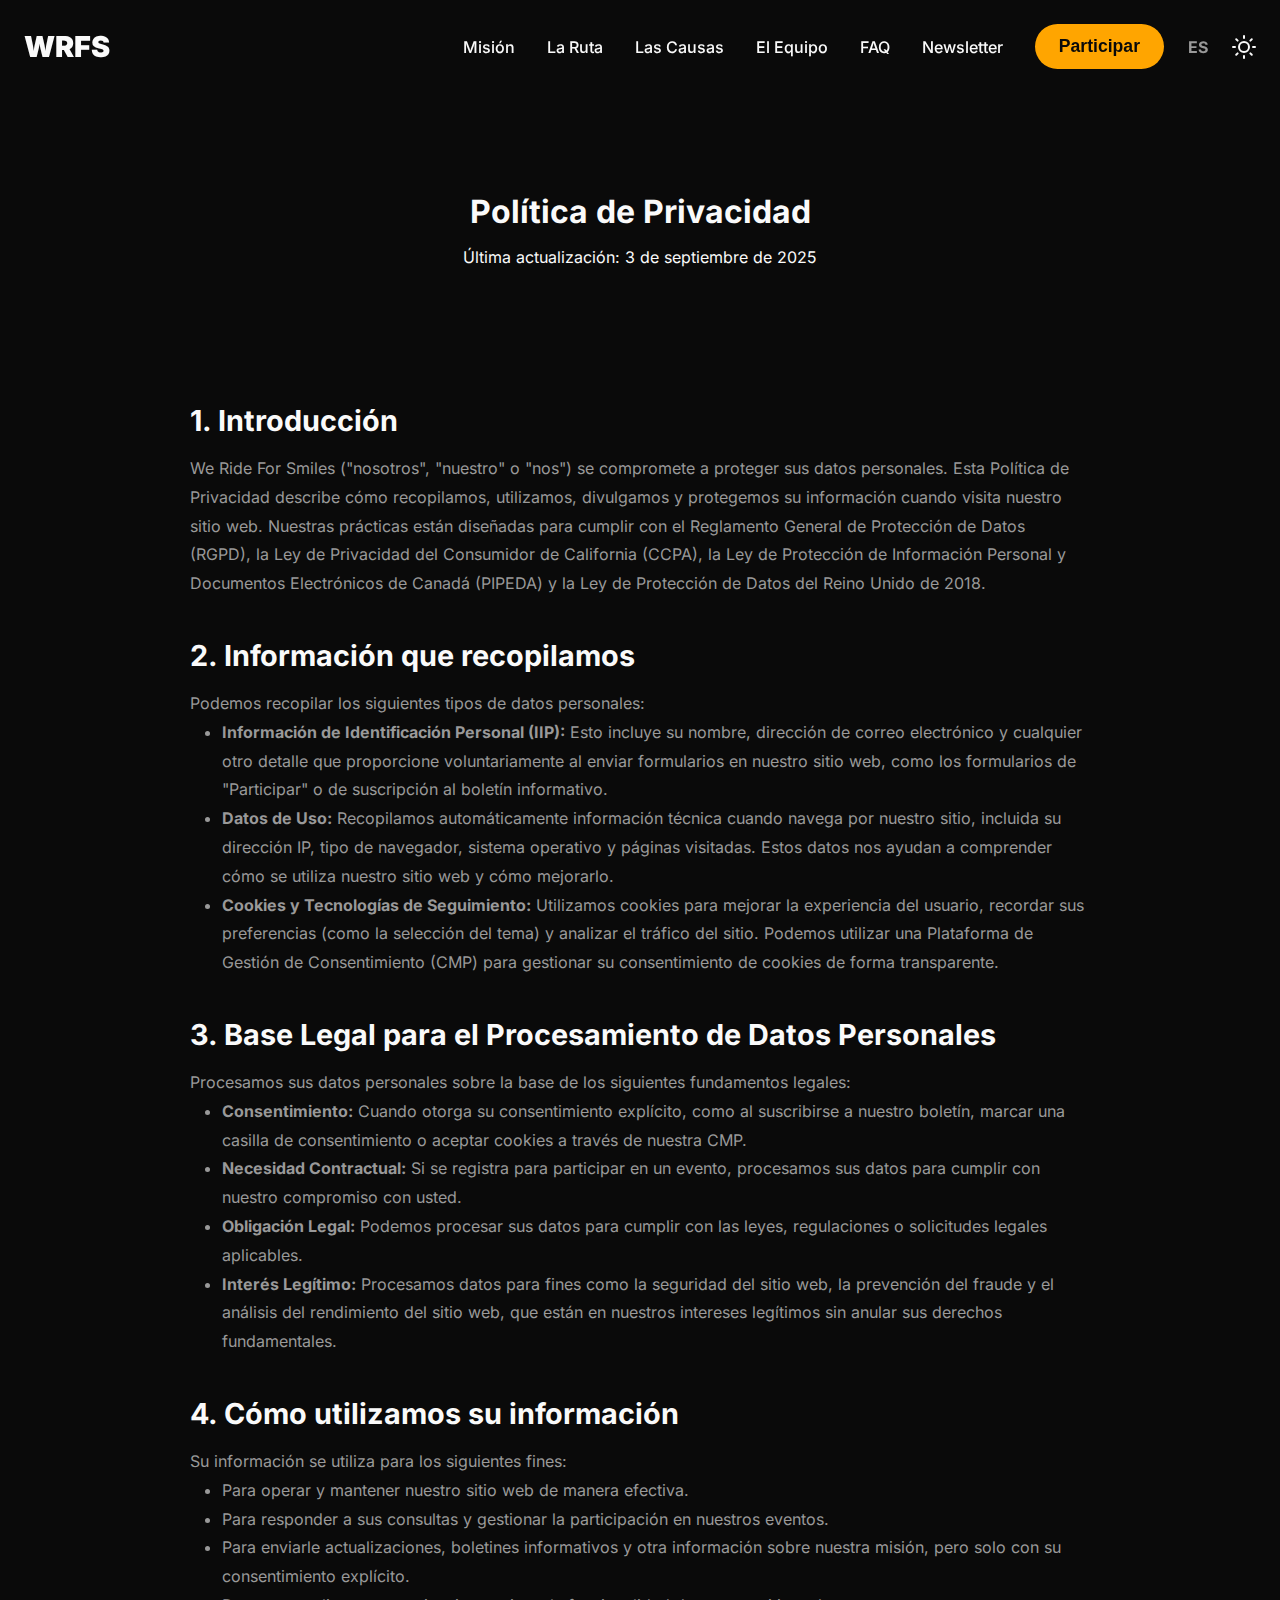
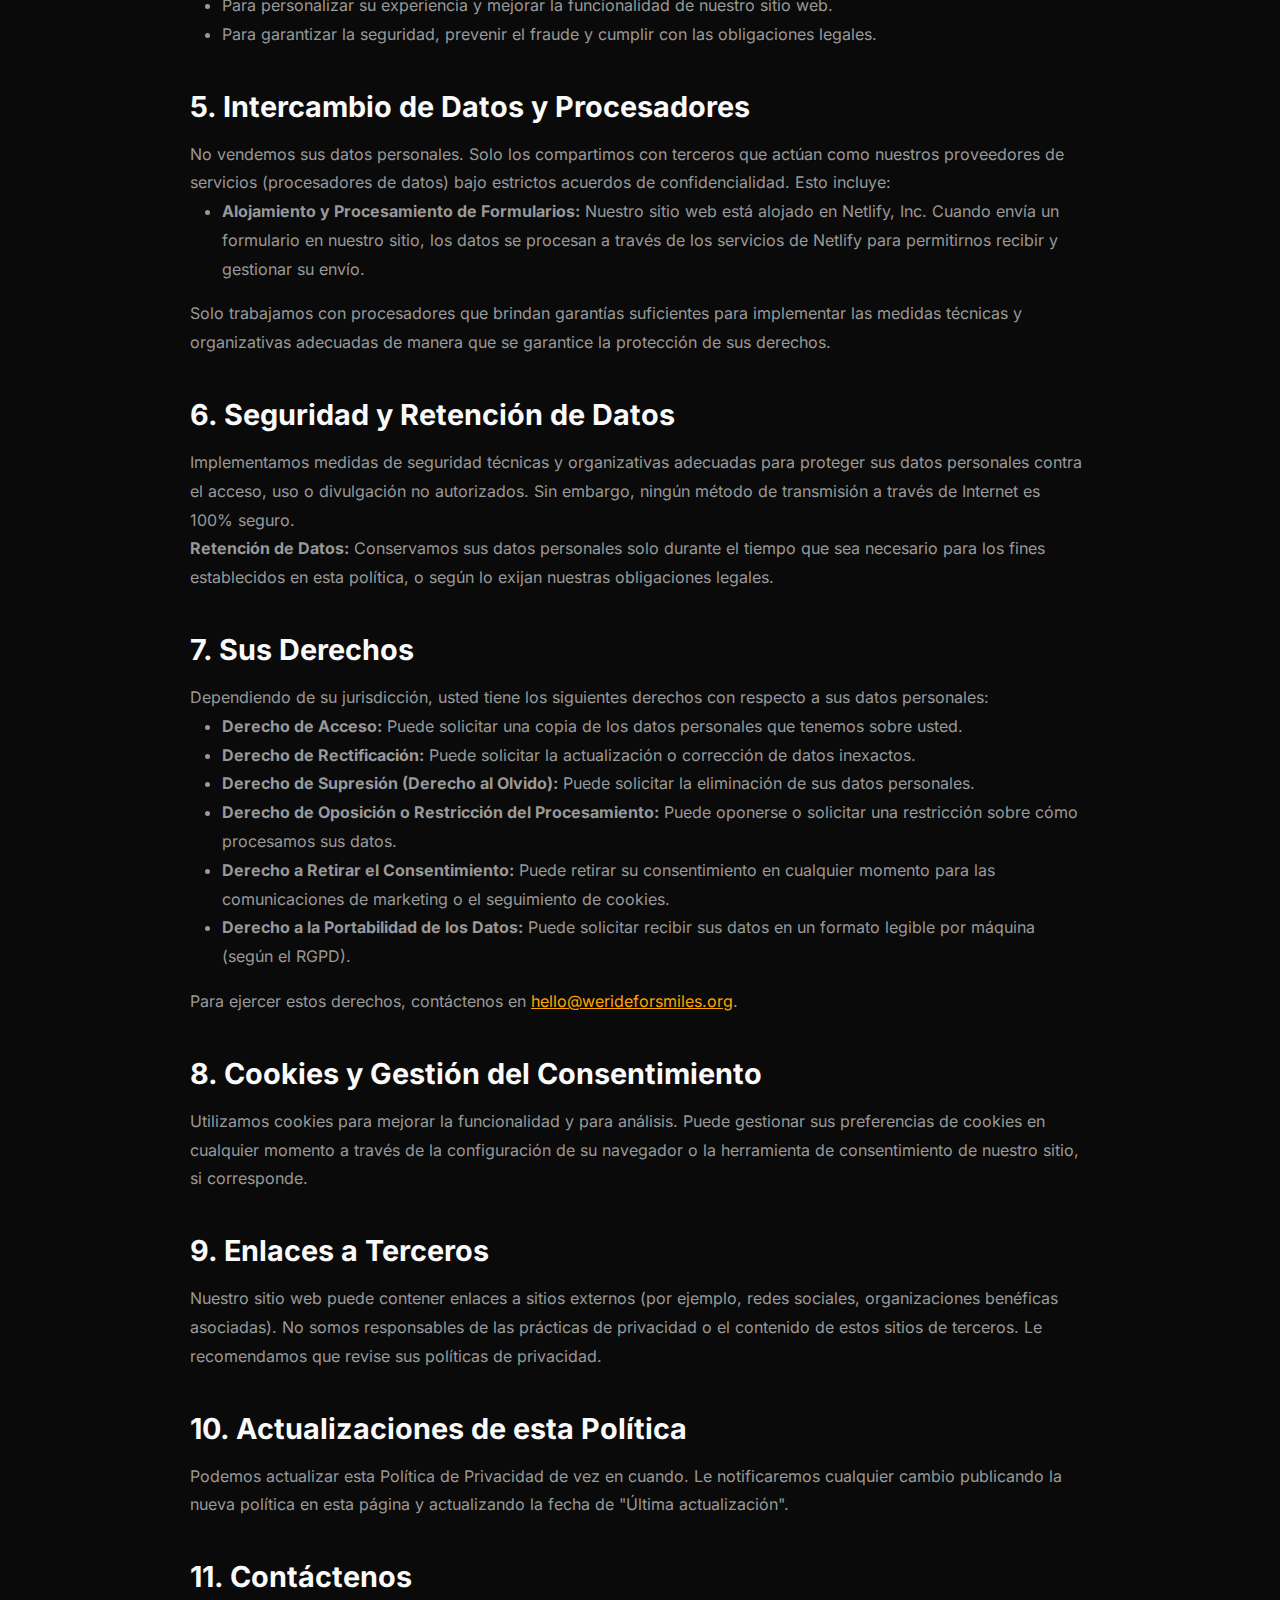
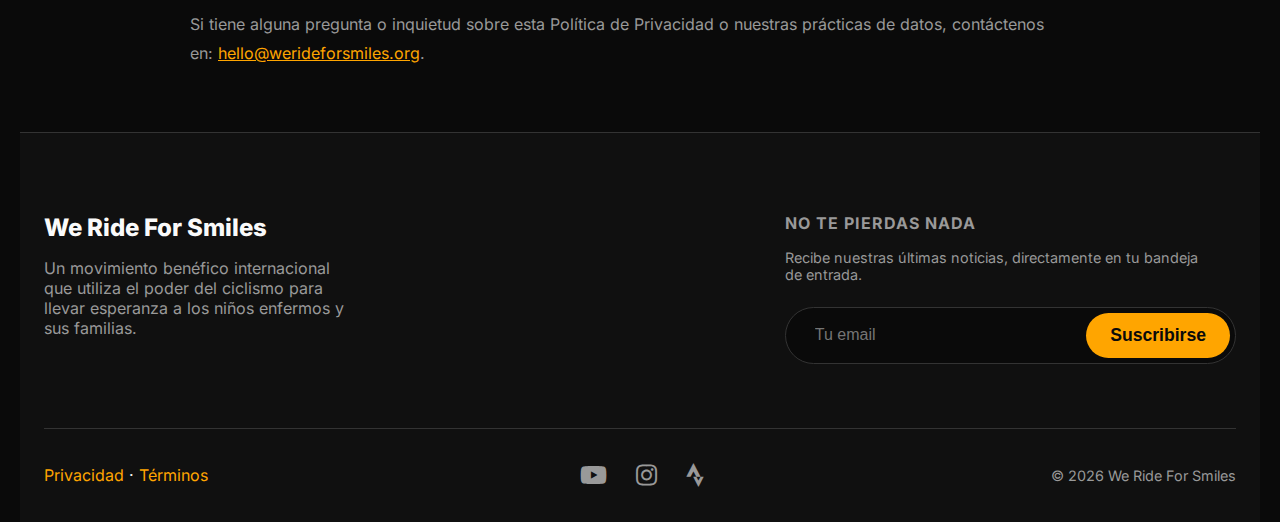
<file: wrfs/es/privacy.html>
<!DOCTYPE html>
<html lang="es" class="dark-mode">
<head>
    <meta charset="UTF-8">
    <meta name="viewport" content="width=device-width, initial-scale=1.0">
    <title>Política de Privacidad - We Ride For Smiles</title>
    <meta name="description" content="Política de privacidad de We Ride For Smiles, que detalla cómo recopilamos, usamos y protegemos sus datos personales en cumplimiento del RGPD, la CCPA y otras regulaciones.">
    <meta name="author" content="Ben Morin, bemorin.com">
    <meta name="copyright" content="© 2025 We Ride For Smiles. Sitio creado por Ben Morin.">

    <!--
        Sitio creado por Ben Morin, bemorin.com. Todos los derechos reservados.
        El sitio We Ride For Smiles y su contenido están protegidos por derechos de autor.
        Cualquier reproducción parcial o total está prohibida sin autorización.
    -->

    <link rel="canonical" href="https://www.werideforsmiles.org/es/privacy.html" />
    <link rel="alternate" hreflang="en" href="https://www.werideforsmiles.org/en/privacy.html" />
    <link rel="alternate" hreflang="fr" href="https://www.werideforsmiles.org/fr/privacy.html" />
    <link rel="alternate" hreflang="es" href="https://www.werideforsmiles.org/es/privacy.html" />
    <link rel="alternate" hreflang="x-default" href="https://www.werideforsmiles.org/en/privacy.html" />

    <link rel="icon" href="../assets/wrfs_favicon.webp" type="image/png">
    <link rel="stylesheet" href="../css/fa-min.css">

    <link rel="preload" href="../fonts/inter-v19-latin-regular.woff2" as="font" type="font/woff2" crossorigin>
    <link rel="preload" href="../fonts/inter-v19-latin-italic.woff2" as="font" type="font/woff2" crossorigin>
    <link rel="preload" href="../fonts/inter-v19-latin-500.woff2" as="font" type="font/woff2" crossorigin>
    <link rel="preload" href="../fonts/inter-v19-latin-500italic.woff2" as="font" type="font/woff2" crossorigin>
    <link rel="preload" href="../fonts/inter-v19-latin-700.woff2" as="font" type="font/woff2" crossorigin>
    <link rel="preload" href="../fonts/inter-v19-latin-700italic.woff2" as="font" type="font/woff2" crossorigin>
    <link rel="preload" href="../fonts/inter-v19-latin-800.woff2" as="font" type="font/woff2" crossorigin>
    <link rel="preload" href="../fonts/inter-v19-latin-800italic.woff2" as="font" type="font/woff2" crossorigin>
    <link rel="preload" href="../fonts/inter-v19-latin-900.woff2" as="font" type="font/woff2" crossorigin>
    <link rel="preload" href="../fonts/inter-v19-latin-900italic.woff2" as="font" type="font/woff2" crossorigin>
    <style>
        /* Estilos copiados de index.html para consistencia */
        /* inter-regular - latin */
        @font-face {
          font-display: swap; /* Check https://developer.mozilla.org/en-US/docs/Web/CSS/@font-face/font-display for other options. */
          font-family: 'Inter';
          font-style: normal;
          font-weight: 400;
          src: url('../fonts/inter-v19-latin-regular.woff2') format('woff2'); /* Chrome 36+, Opera 23+, Firefox 39+, Safari 12+, iOS 10+ */
        }
        /* inter-italic - latin */
        @font-face {
          font-display: swap; /* Check https://developer.mozilla.org/en-US/docs/Web/CSS/@font-face/font-display for other options. */
          font-family: 'Inter';
          font-style: italic;
          font-weight: 400;
          src: url('../fonts/inter-v19-latin-italic.woff2') format('woff2'); /* Chrome 36+, Opera 23+, Firefox 39+, Safari 12+, iOS 10+ */
        }
        /* inter-500 - latin */
        @font-face {
          font-display: swap; /* Check https://developer.mozilla.org/en-US/docs/Web/CSS/@font-face/font-display for other options. */
          font-family: 'Inter';
          font-style: normal;
          font-weight: 500;
          src: url('../fonts/inter-v19-latin-500.woff2') format('woff2'); /* Chrome 36+, Opera 23+, Firefox 39+, Safari 12+, iOS 10+ */
        }
        /* inter-500italic - latin */
        @font-face {
          font-display: swap; /* Check https://developer.mozilla.org/en-US/docs/Web/CSS/@font-face/font-display for other options. */
          font-family: 'Inter';
          font-style: italic;
          font-weight: 500;
          src: url('../fonts/inter-v19-latin-500italic.woff2') format('woff2'); /* Chrome 36+, Opera 23+, Firefox 39+, Safari 12+, iOS 10+ */
        }
        /* inter-700 - latin */
        @font-face {
          font-display: swap; /* Check https://developer.mozilla.org/en-US/docs/Web/CSS/@font-face/font-display for other options. */
          font-family: 'Inter';
          font-style: normal;
          font-weight: 700;
          src: url('../fonts/inter-v19-latin-700.woff2') format('woff2'); /* Chrome 36+, Opera 23+, Firefox 39+, Safari 12+, iOS 10+ */
        }
        /* inter-700italic - latin */
        @font-face {
          font-display: swap; /* Check https://developer.mozilla.org/en-US/docs/Web/CSS/@font-face/font-display for other options. */
          font-family: 'Inter';
          font-style: italic;
          font-weight: 700;
          src: url('../fonts/inter-v19-latin-700italic.woff2') format('woff2'); /* Chrome 36+, Opera 23+, Firefox 39+, Safari 12+, iOS 10+ */
        }
        /* inter-800 - latin */
        @font-face {
          font-display: swap; /* Check https://developer.mozilla.org/en-US/docs/Web/CSS/@font-face/font-display for other options. */
          font-family: 'Inter';
          font-style: normal;
          font-weight: 800;
          src: url('../fonts/inter-v19-latin-800.woff2') format('woff2'); /* Chrome 36+, Opera 23+, Firefox 39+, Safari 12+, iOS 10+ */
        }
        /* inter-800italic - latin */
        @font-face {
          font-display: swap; /* Check https://developer.mozilla.org/en-US/docs/Web/CSS/@font-face/font-display for other options. */
          font-family: 'Inter';
          font-style: italic;
          font-weight: 800;
          src: url('../fonts/inter-v19-latin-800italic.woff2') format('woff2'); /* Chrome 36+, Opera 23+, Firefox 39+, Safari 12+, iOS 10+ */
        }
        /* inter-900 - latin */
        @font-face {
          font-display: swap; /* Check https://developer.mozilla.org/en-US/docs/Web/CSS/@font-face/font-display for other options. */
          font-family: 'Inter';
          font-style: normal;
          font-weight: 900;
          src: url('../fonts/inter-v19-latin-900.woff2') format('woff2'); /* Chrome 36+, Opera 23+, Firefox 39+, Safari 12+, iOS 10+ */
        }
        /* inter-900italic - latin */
        @font-face {
          font-display: swap; /* Check https://developer.mozilla.org/en-US/docs/Web/CSS/@font-face/font-display for other options. */
          font-family: 'Inter';
          font-style: italic;
          font-weight: 900;
          src: url('../fonts/inter-v19-latin-900italic.woff2') format('woff2'); /* Chrome 36+, Opera 23+, Firefox 39+, Safari 12+, iOS 10+ */
        }
        :root {
          --font-sans: 'Inter', sans-serif;
          --color-background: #0A0A0A; --color-surface: #191919; --color-text-primary: #FAFAFA;
          --color-text-secondary: #999999; --color-primary: #FFA500; --color-primary-dark: #E59400;
          --color-border: #333333; --section-padding: 7rem 0; --container-width: 1280px;
        }
        html.light-mode {
          --color-background: #F5F5F5; --color-surface: #FFFFFF; --color-text-primary: #191919;
          --color-text-secondary: #555555; --color-border: #DDDDDD;
        }
        *, *::before, *::after { box-sizing: border-box; margin: 0; padding: 0; }
        html { scroll-behavior: smooth; }
        body { padding: 0 20px; background-color: var(--color-background); color: var(--color-text-primary); font-family: var(--font-sans); -webkit-font-smoothing: antialiased; overflow-x: hidden; transition: background-color 0.4s ease, color 0.4s ease; }
        body.mobile-nav-open { overflow: hidden; }
        body.modal-open { overflow: hidden; }
        .container { max-width: var(--container-width); margin: 0 auto; padding: 0 1.5rem; }
        h1, h2, h3 { text-wrap: balance; }
        p, .lead { text-wrap: pretty; }
        a { color: var(--color-primary); text-decoration: none; transition: color 0.3s ease; }
        a:hover { color: var(--color-primary-dark); }
        a.btn, a.navbar-brand, .charity-logo, .nav-link { text-decoration: none !important; }
        .fa, .fas, .fab, .fa-solid { font-style: normal; }
        .navbar { position: fixed; top: 0; left: 0; width: 100%; padding: 1.5rem 0; z-index: 1000; transition: background-color 0.3s ease; }
        .navbar.scrolled { background-color: rgba(10, 10, 10, 0.8); backdrop-filter: blur(10px); }
        html.light-mode .navbar.scrolled { background-color: rgba(255, 255, 255, 0.8); }
        .navbar-content { display: flex; justify-content: space-between; align-items: center; }
        .navbar-brand { font-weight: 900; font-size: 1.8rem; color: var(--color-text-primary); z-index: 1001; }
        .nav-menu { display: flex; align-items: center; gap: 1.5rem; }
        .nav-links-desktop { display: none; }
        .nav-link { color: var(--color-text-primary); font-weight: 500; margin: 0 1rem; }
        .nav-link-button { background: none; border: none; font-family: inherit; font-size: inherit; color: var(--color-text-primary); font-weight: 500; cursor: pointer; padding: 0; margin: 0 1rem; transition: color 0.3s ease; }
        .nav-link-button:hover { color: var(--color-primary-dark); }
        .nav-controls { display: flex; align-items: center; gap: 1.5rem; z-index: 1001; }
        /* --- AJOUTS POUR LA NAVIGATION MOBILE --- */
        .btn-mobile-involved {
            display: none !important;
            transition: opacity 0.3s ease, transform 0.3s ease;
        }

        @media (min-width: 992px) {
            .btn-mobile-involved {
                display: none !important;
            }
        }

        @media (max-width: 991px) {
            .nav-links-desktop .btn-desktop-involved {
                display: none !important;
            }
            .nav-controls {
                display: flex;
                align-items: center;
                gap: 1.5rem;
                transition: width 0.3s ease;
            }
            .nav-controls.scrolled-mobile {
                transition: width 0.3s ease;
            }
            .nav-controls.scrolled-mobile .lang-switcher,
            .nav-controls.scrolled-mobile .theme-switch {
                display: none;
                transform: translateY(-20px);
                transition: display 0.3s ease, transform 0.3s ease;
            }
            .nav-controls.scrolled-mobile .btn-mobile-involved {
                display: inline-block !important;
                opacity: 1;
                transform: translateY(0);
                left: auto;
                animation: fadeIn 0.3s ease forwards;
            }
        }
        @keyframes fadeIn {
            from { opacity: 0; transform: translateY(20px); }
            to { opacity: 1; transform: translateY(0); }
        }
        .lang-switcher { position: relative; }
        .lang-switcher .selected-lang { color: var(--color-text-secondary); font-weight: 700; cursor: pointer; }
        .lang-switcher .lang-dropdown { position: absolute; top: 100%; left: 50%; background-color: var(--color-surface); border: 1px solid var(--color-border); border-radius: 8px; padding: 0.5rem; margin-top: 0.5rem; list-style: none; opacity: 0; visibility: hidden; transform: translateX(-50%) translateY(10px); transition: all 0.3s ease; }
        .lang-switcher:hover .lang-dropdown { opacity: 1; visibility: visible; transform: translateX(-50%) translateY(0); }
        .lang-switcher .lang-dropdown a { display: block; padding: 0.5rem 1rem; color: var(--color-text-primary); }
        .lang-switcher .lang-dropdown a:hover { color: var(--color-primary); }
        .theme-switch { background: none; border: none; color: var(--color-text-primary); font-size: 1.2rem; cursor: pointer; line-height: 0; }
        .theme-switch svg { width: 24px; height: 24px; transition: transform 0.4s ease; }
        .nav-toggle { display: none; background: none; border: none; color: var(--color-text-primary); font-size: 1.5rem; cursor: pointer; z-index: 1001; }
        .nav-mobile-overlay { position: fixed; top: 0; left: 0; width: 100%; height: 100%; background-color: var(--color-background); z-index: 1002; display: flex; flex-direction: column; padding: 1.5rem; transform: translateY(-100%); visibility: hidden; transition: transform 0.4s cubic-bezier(0.25, 1, 0.5, 1), visibility 0s 0.4s; }
        .nav-mobile-overlay.is-active { transform: translateY(0); visibility: visible; transition: transform 0.4s cubic-bezier(0.25, 1, 0.5, 1); }
        .nav-mobile-header { display: flex; justify-content: space-between; align-items: center; width: 100%; margin-bottom: 4rem; }
        .nav-mobile-close { background: none; border: none; color: var(--color-text-primary); font-size: 2rem; cursor: pointer; }
        .nav-mobile-links { display: flex; flex-direction: column; align-items: center; justify-content: center; flex-grow: 1; }
        .nav-mobile-overlay .nav-link, .nav-mobile-overlay .nav-link-button { font-size: 2rem; margin: 1rem 0; opacity: 0; transform: translateY(20px); transition: opacity 0.4s ease, transform 0.4s ease; }
        .nav-mobile-overlay.is-active .nav-mobile-links > * { opacity: 1; transform: translateY(0); }
        .nav-mobile-overlay.is-active .nav-mobile-links > *:nth-child(1) { transition-delay: 0.2s; }
        .nav-mobile-overlay.is-active .nav-mobile-links > *:nth-child(2) { transition-delay: 0.25s; }
        .nav-mobile-overlay.is-active .nav-mobile-links > *:nth-child(3) { transition-delay: 0.3s; }
        .nav-mobile-overlay.is-active .nav-mobile-links > *:nth-child(4) { transition-delay: 0.35s; }
        .nav-mobile-overlay.is-active .nav-mobile-links > *:nth-child(5) { transition-delay: 0.4s; }
        .nav-mobile-overlay.is-active .nav-mobile-links > *:nth-child(6) { transition-delay: 0.45s; }
        .nav-mobile-overlay .btn { margin-top: 2rem; opacity: 0; transform: translateY(20px); transition: opacity 0.4s ease 0.5s, transform 0.4s ease 0.5s; }
        .nav-mobile-overlay.is-active .btn { opacity: 1; transform: translateY(0); }
        .btn { display: inline-block; padding: 0.75rem 1.5rem; border-radius: 50px; font-weight: 700; font-size: 1.1rem; text-align: center; transition: all 0.3s ease; border: none; cursor: pointer; position: relative; }
        .btn:hover { transform: scale(1.05); }
        .btn-primary { background: var(--color-primary); color: #0A0A0A; }
        .btn-primary:hover { background: var(--color-primary-dark); }
        .modal-overlay { position: fixed; top: 0; left: 0; width: 100%; height: 100%; background: rgba(0,0,0,0.85); z-index: 2000; display: flex; justify-content: center; align-items: center; opacity: 0; visibility: hidden; transition: opacity 0.3s ease, visibility 0.3s; }
        .modal-overlay.is-active { opacity: 1; visibility: visible; }
        .modal-content { background: var(--color-surface); border-radius: 12px; padding: 2.5rem; width: 90%; max-width: 850px; position: relative; transform: translateY(100%); transition: transform 0.4s cubic-bezier(0.25, 1, 0.5, 1); }
        #involve-modal .modal-content { max-height: 90vh; overflow-y: auto; }
        #involve-modal .modal-content::-webkit-scrollbar { width: 8px; }
        #involve-modal .modal-content::-webkit-scrollbar-track { background: var(--color-background); border-radius: 10px; }
        #involve-modal .modal-content::-webkit-scrollbar-thumb { background-color: var(--color-border); border-radius: 10px; border: 2px solid var(--color-background); }
        #involve-modal .modal-content::-webkit-scrollbar-thumb:hover { background-color: var(--color-primary); }
        .modal-overlay.is-active .modal-content { transform: translateY(0); }
        .modal-close { position: absolute; top: 1rem; right: 1rem; background: none; border: none; color: var(--color-text-secondary); font-size: 2rem; cursor: pointer; z-index: 10; }
        .modal-header { text-align: center; margin-bottom: 2.5rem; }
        .icon-header { color: var(--color-primary); font-size: 3rem; margin-bottom: 1rem; }
        .modal-content h3 { font-size: 1.8rem; font-weight: 800; margin-bottom: 0.5rem; }
        .modal-intro { color: var(--color-text-secondary); max-width: 500px; margin: 0 auto; }
        .form-group { margin-bottom: 1.5rem; }
        .form-group label { display: block; font-weight: 500; margin-bottom: 0.5rem; }
        .form-group input[type="text"], .form-group input[type="email"] { width: 100%; padding: 0.8rem; background: var(--color-background); border: 1px solid var(--color-border); color: var(--color-text-primary); border-radius: 6px; }
        .form-group input::placeholder { color: var(--color-text-secondary); opacity: 0.7; }
        .form-row { display: flex; flex-direction: column; gap: 1.5rem; }
        .involvement-options { display: grid; grid-template-columns: repeat(auto-fit, minmax(200px, 1fr)); gap: 1rem; margin-top: 1rem; }
        .option-card { position: relative; }
        .option-card input[type="checkbox"] { position: absolute; opacity: 0; width: 100%; height: 100%; cursor: pointer; }
        .option-label { display: flex; flex-direction: column; align-items: center; text-align: center; padding: 1.5rem; border: 2px solid var(--color-border); border-radius: 12px; transition: all 0.3s ease; cursor: pointer; height: 100%; }
        .option-label i { font-size: 2rem; margin-bottom: 0; color: var(--color-primary); transition: transform 0.3s ease; }
        .option-label-header { display: flex; align-items: center; justify-content: center; flex-direction: column; gap: 1rem; margin-bottom: 0.2rem; }
        .option-label strong { font-size: 1.1rem; color: var(--color-text-primary); }
        .option-label span { font-size: 0.9rem; color: var(--color-text-secondary); margin-top: 0.25rem; }
        .option-card:hover .option-label { border-color: var(--color-primary); transform: translateY(-5px); }
        .option-card:hover .option-label i { transform: scale(1.1); }
        .option-card input:checked + .option-label { border-color: var(--color-primary); background-color: rgba(255, 165, 0, 0.05); box-shadow: 0 0 15px rgba(255, 165, 0, 0.2); }
        .custom-checkbox-container { display: flex; justify-content: center; align-items: center; margin-top: 1.5rem; gap: 0.75rem; cursor: pointer; }
        .custom-checkbox-container input[type="checkbox"] { position: absolute; opacity: 0; }
        .custom-checkbox-container .checkbox-label { font-size: 0.9rem; color: var(--color-text-secondary); position: relative; padding-left: 30px; line-height: 22px; }
        .custom-checkbox-container .checkbox-label::before { content: ''; position: absolute; left: 0; top: 0; width: 22px; height: 22px; border: 2px solid var(--color-border); background-color: var(--color-background); border-radius: 6px; transition: all 0.2s ease; }
        .custom-checkbox-container .checkbox-label::after { content: ''; position: absolute; left: 8px; top: 4px; width: 5px; height: 10px; border: solid var(--color-background); border-width: 0 3px 3px 0; transform: rotate(45deg) scale(0); transition: transform 0.2s cubic-bezier(0.34, 1.56, 0.64, 1); }
        .custom-checkbox-container input:checked + .checkbox-label::before { background-color: var(--color-primary); border-color: var(--color-primary); }
        .custom-checkbox-container input:checked + .checkbox-label::after { transform: rotate(45deg) scale(1); }
        .btn-loader { width: 1.2em; height: 1.2em; border: 2px solid currentColor; border-right-color: transparent; border-radius: 50%; display: none; animation: spin 0.8s linear infinite; }
        .form-submit-btn.loading .btn-text { display: none; }
        .form-submit-btn.loading .btn-loader { display: inline-block; vertical-align: middle; }
        .form-submit-btn:disabled { cursor: not-allowed; opacity: 0.8; }
        @keyframes spin { to { transform: rotate(360deg); } }
        footer { padding: 5rem 0 2rem 0; text-align: left; background-color: #101010; border-top: 1px solid var(--color-border); }
        html.light-mode footer { background-color: #e9ecef; }
        .footer-grid { display: grid; grid-template-columns: 1.5fr 1fr; gap: 4rem; margin-bottom: 4rem; }
        .footer-about h3 { font-size: 1.5rem; font-weight: 800; color: var(--color-text-primary); margin-bottom: 1rem; }
        .footer-about p { color: var(--color-text-secondary); max-width: 350px; }
        .footer-newsletter h4 { font-size: 1rem; font-weight: 700; color: var(--color-text-secondary); text-transform: uppercase; letter-spacing: 1px; margin-bottom: 1rem; }
        .input-group { display: flex; border: 1px solid var(--color-border); border-radius: 50px; padding: 5px; background-color: var(--color-background); }
        .input-group input { flex-grow: 1; background: transparent; border: none; color: var(--color-text-primary); padding: 0.75rem 1.5rem; font-size: 1rem; }
        .input-group input:focus { outline: none; }
        .input-group button { flex-shrink: 0; }
        .footer-bottom { border-top: 1px solid var(--color-border); padding-top: 2rem; display: flex; justify-content: space-between; align-items: center; flex-wrap: wrap; gap: 1rem; }
        .footer-bottom p { color: var(--color-text-secondary); font-size: 0.9rem; }
        .footer-copyright { color: var(--color-text-secondary); font-size: 0.9rem; margin: 0; }
        .footer-copyright a { color: var(--color-primary); text-decoration: none; transition: color 0.3s ease; }
        .footer-copyright a:hover { color: var(--color-primary-dark); }
        .footer-socials a { color: var(--color-text-secondary); font-size: 1.5rem; margin-left: 1.5rem; transition: color 0.3s ease; }
        .footer-socials a:hover { color: var(--color-text-primary); }
        
        /* Responsivo */
        @media (min-width: 992px) { .nav-links-desktop { display: flex; align-items: center; } }
        @media (max-width: 991px) { .nav-toggle { display: block; } }
        @media (min-width: 768px) { }
        @media (max-width: 767px) { 
            .modal-content { padding: 2rem 1.5rem; }
            .footer-grid { grid-template-columns: 1fr; text-align: center; } 
            .footer-about p { margin: 0 auto; text-align: center; }
            .footer-bottom { justify-content: center; flex-direction: column; gap: 1.5rem; text-align: center; }
            .footer-copyright { display: flex; flex-direction: column; gap: 0.75rem; }
            .footer-socials a { margin: 0 0.75rem; }
            #newsletter-modal .input-group {
                flex-direction: column;
                gap: 0.75rem;
                border: none;
                background-color: transparent;
                padding: 0;
            }
            #newsletter-modal .input-group input,
            #newsletter-modal .input-group button {
                width: 100%;
                border-radius: 50px !important;
            }
            #newsletter-modal .input-group input {
                border: 1px solid var(--color-border);
                padding: 1.2rem;
            }
        }
        @media (min-width: 576px) {
            .form-row { flex-direction: row; }
            .form-row .form-group { flex: 1; margin-bottom: 0; }
        }
        @media (max-width: 576px) {
          .option-label-header { flex-direction: row; gap: 0.75rem; margin-bottom: 0.75rem; }
          .involvement-options { grid-template-columns: 1fr; }
        }
        @media (max-width: 480px) {
            footer .input-group {
                flex-direction: column;
                gap: 0.75rem;
                border: none;
                background-color: transparent;
                padding: 0;
            }
            footer .input-group input,
            footer .input-group button {
                width: 100%;
                border-radius: 50px !important;
            }
            footer .input-group input {
                border: 1px solid var(--color-border);
                padding: 1.2rem;
            }
        }

        /* Estilos específicos para páginas legales */
        .legal-header {
            padding-top: 12rem;
            padding-bottom: 2rem;
            text-align: center;
        }
        .legal-content {
            padding: 4rem 0;
            max-width: 900px;
            margin: 0 auto;
        }
        .legal-content h2 {
            font-size: 1.8rem;
            margin-top: 2.5rem;
            margin-bottom: 1rem;
            text-align: left;
        }
        .legal-content p, .legal-content li {
            color: var(--color-text-secondary);
            line-height: 1.8;
            text-align: left;
        }
        .legal-content ul {
            padding-left: 2rem;
            margin-bottom: 1rem;
        }
        .legal-content a {
            text-decoration: underline;
        }
    </style>
</head>
<body class="dark-mode">

    <nav class="navbar scrolled" id="navbar">
        <div class="container navbar-content">
            <a href="index.html" class="navbar-brand">WRFS</a>
            <div class="nav-menu">
                <div class="nav-links-desktop">
                    <a href="index.html#mission" class="nav-link">Misión</a>
                    <a href="route.html" class="nav-link">La Ruta</a>
                    <a href="index.html#causes" class="nav-link">Las Causas</a>
                    <a href="index.html#team" class="nav-link">El Equipo</a>
                    <a href="index.html#faq" class="nav-link">FAQ</a>
                    <button class="nav-link-button" data-modal-trigger="newsletter-modal">Newsletter</button>
                    <button class="btn btn-primary btn-desktop-involved" data-modal-trigger="involve-modal" style="margin-left: 1rem;">Participar</button>
                </div>
                <div class="nav-controls" id="nav-controls">
                    <button class="btn btn-primary btn-mobile-involved" data-modal-trigger="involve-modal">Participar</button>
                    <div class="lang-switcher">
                        <span class="selected-lang">ES</span>
                        <ul class="lang-dropdown">
                            <li><a href="../en/index.html">EN</a></li>
                            <li><a href="../fr/index.html">FR</a></li>
                        </ul>
                    </div>
                    <button class="theme-switch" id="theme-toggle" aria-label="Cambiar tema"></button>
                </div>
                <button class="nav-toggle" id="nav-toggle" aria-label="Abrir menú"><i class="fa-solid fa-bars"></i></button>
            </div>
        </div>
    </nav>
    
    <div class="nav-mobile-overlay" id="nav-mobile-overlay">
        <div class="nav-mobile-header">
            <a href="index.html" class="navbar-brand">WRFS</a>
            <button class="nav-mobile-close" id="nav-mobile-close" aria-label="Cerrar menú"><i class="fa-solid fa-xmark"></i></button>
        </div>
        <div class="nav-mobile-links">
            <a href="index.html#mission" class="nav-link">Misión</a>
            <a href="route.html" class="nav-link">La Ruta</a>
            <a href="index.html#causes" class="nav-link">Las Causas</a>
            <a href="index.html#team" class="nav-link">El Equipo</a>
            <a href="index.html#faq" class="nav-link">FAQ</a>
            <button class="nav-link-button" data-modal-trigger="newsletter-modal">Newsletter</button>
            <button class="btn btn-primary" data-modal-trigger="involve-modal">Participar</button>
        </div>
    </div>

    <main>
        <header class="section legal-header">
            <div class="container">
                <h1>Política de Privacidad</h1>
                <p class="lead" style="margin-top: 1rem;">Última actualización: 3 de septiembre de 2025</p>
            </div>
        </header>

        <section class="legal-content container">
            <h2>1. Introducción</h2>
            <p>We Ride For Smiles ("nosotros", "nuestro" o "nos") se compromete a proteger sus datos personales. Esta Política de Privacidad describe cómo recopilamos, utilizamos, divulgamos y protegemos su información cuando visita nuestro sitio web. Nuestras prácticas están diseñadas para cumplir con el Reglamento General de Protección de Datos (RGPD), la Ley de Privacidad del Consumidor de California (CCPA), la Ley de Protección de Información Personal y Documentos Electrónicos de Canadá (PIPEDA) y la Ley de Protección de Datos del Reino Unido de 2018.</p>

            <h2>2. Información que recopilamos</h2>
            <p>Podemos recopilar los siguientes tipos de datos personales:</p>
            <ul>
                <li><strong>Información de Identificación Personal (IIP):</strong> Esto incluye su nombre, dirección de correo electrónico y cualquier otro detalle que proporcione voluntariamente al enviar formularios en nuestro sitio web, como los formularios de "Participar" o de suscripción al boletín informativo.</li>
                <li><strong>Datos de Uso:</strong> Recopilamos automáticamente información técnica cuando navega por nuestro sitio, incluida su dirección IP, tipo de navegador, sistema operativo y páginas visitadas. Estos datos nos ayudan a comprender cómo se utiliza nuestro sitio web y cómo mejorarlo.</li>
                <li><strong>Cookies y Tecnologías de Seguimiento:</strong> Utilizamos cookies para mejorar la experiencia del usuario, recordar sus preferencias (como la selección del tema) y analizar el tráfico del sitio. Podemos utilizar una Plataforma de Gestión de Consentimiento (CMP) para gestionar su consentimiento de cookies de forma transparente.</li>
            </ul>

            <h2>3. Base Legal para el Procesamiento de Datos Personales</h2>
            <p>Procesamos sus datos personales sobre la base de los siguientes fundamentos legales:</p>
            <ul>
                <li><strong>Consentimiento:</strong> Cuando otorga su consentimiento explícito, como al suscribirse a nuestro boletín, marcar una casilla de consentimiento o aceptar cookies a través de nuestra CMP.</li>
                <li><strong>Necesidad Contractual:</strong> Si se registra para participar en un evento, procesamos sus datos para cumplir con nuestro compromiso con usted.</li>
                <li><strong>Obligación Legal:</strong> Podemos procesar sus datos para cumplir con las leyes, regulaciones o solicitudes legales aplicables.</li>
                <li><strong>Interés Legítimo:</strong> Procesamos datos para fines como la seguridad del sitio web, la prevención del fraude y el análisis del rendimiento del sitio web, que están en nuestros intereses legítimos sin anular sus derechos fundamentales.</li>
            </ul>

            <h2>4. Cómo utilizamos su información</h2>
            <p>Su información se utiliza para los siguientes fines:</p>
            <ul>
                <li>Para operar y mantener nuestro sitio web de manera efectiva.</li>
                <li>Para responder a sus consultas y gestionar la participación en nuestros eventos.</li>
                <li>Para enviarle actualizaciones, boletines informativos y otra información sobre nuestra misión, pero solo con su consentimiento explícito.</li>
                <li>Para personalizar su experiencia y mejorar la funcionalidad de nuestro sitio web.</li>
                <li>Para garantizar la seguridad, prevenir el fraude y cumplir con las obligaciones legales.</li>
            </ul>

            <h2>5. Intercambio de Datos y Procesadores</h2>
            <p>No vendemos sus datos personales. Solo los compartimos con terceros que actúan como nuestros proveedores de servicios (procesadores de datos) bajo estrictos acuerdos de confidencialidad. Esto incluye:</p>
            <ul>
                <li><strong>Alojamiento y Procesamiento de Formularios:</strong> Nuestro sitio web está alojado en Netlify, Inc. Cuando envía un formulario en nuestro sitio, los datos se procesan a través de los servicios de Netlify para permitirnos recibir y gestionar su envío.</li>
            </ul>
            <p>Solo trabajamos con procesadores que brindan garantías suficientes para implementar las medidas técnicas y organizativas adecuadas de manera que se garantice la protección de sus derechos.</p>

            <h2>6. Seguridad y Retención de Datos</h2>
            <p>Implementamos medidas de seguridad técnicas y organizativas adecuadas para proteger sus datos personales contra el acceso, uso o divulgación no autorizados. Sin embargo, ningún método de transmisión a través de Internet es 100% seguro.</p>
            <p><strong>Retención de Datos:</strong> Conservamos sus datos personales solo durante el tiempo que sea necesario para los fines establecidos en esta política, o según lo exijan nuestras obligaciones legales.</p>

            <h2>7. Sus Derechos</h2>
            <p>Dependiendo de su jurisdicción, usted tiene los siguientes derechos con respecto a sus datos personales:</p>
            <ul>
                <li><strong>Derecho de Acceso:</strong> Puede solicitar una copia de los datos personales que tenemos sobre usted.</li>
                <li><strong>Derecho de Rectificación:</strong> Puede solicitar la actualización o corrección de datos inexactos.</li>
                <li><strong>Derecho de Supresión (Derecho al Olvido):</strong> Puede solicitar la eliminación de sus datos personales.</li>
                <li><strong>Derecho de Oposición o Restricción del Procesamiento:</strong> Puede oponerse o solicitar una restricción sobre cómo procesamos sus datos.</li>
                <li><strong>Derecho a Retirar el Consentimiento:</strong> Puede retirar su consentimiento en cualquier momento para las comunicaciones de marketing o el seguimiento de cookies.</li>
                <li><strong>Derecho a la Portabilidad de los Datos:</strong> Puede solicitar recibir sus datos en un formato legible por máquina (según el RGPD).</li>
            </ul>
            <p>Para ejercer estos derechos, contáctenos en <a href="mailto:hello@werideforsmiles.org">hello@werideforsmiles.org</a>.</p>

            <h2>8. Cookies y Gestión del Consentimiento</h2>
            <p>Utilizamos cookies para mejorar la funcionalidad y para análisis. Puede gestionar sus preferencias de cookies en cualquier momento a través de la configuración de su navegador o la herramienta de consentimiento de nuestro sitio, si corresponde.</p>

            <h2>9. Enlaces a Terceros</h2>
            <p>Nuestro sitio web puede contener enlaces a sitios externos (por ejemplo, redes sociales, organizaciones benéficas asociadas). No somos responsables de las prácticas de privacidad o el contenido de estos sitios de terceros. Le recomendamos que revise sus políticas de privacidad.</p>
            
            <h2>10. Actualizaciones de esta Política</h2>
            <p>Podemos actualizar esta Política de Privacidad de vez en cuando. Le notificaremos cualquier cambio publicando la nueva política en esta página y actualizando la fecha de "Última actualización".</p>

            <h2>11. Contáctenos</h2>
            <p>Si tiene alguna pregunta o inquietud sobre esta Política de Privacidad o nuestras prácticas de datos, contáctenos en: <a href="mailto:hello@werideforsmiles.org">hello@werideforsmiles.org</a>.</p>
        </section>
    </main>

    <footer id="footer">
        <div class="container">
            <div class="footer-grid">
                <div class="footer-about"><h3>We Ride For Smiles</h3><p>Un movimiento benéfico internacional que utiliza el poder del ciclismo para llevar esperanza a los niños enfermos y sus familias.</p></div>
                <div class="footer-newsletter">
                    <h4>No te pierdas nada</h4>
                    <p style="font-size: 0.9rem; color: var(--color-text-secondary); margin-bottom: 1.5rem;">Recibe nuestras últimas noticias, directamente en tu bandeja de entrada.</p>
                    <form name="newsletter-es" method="POST" data-netlify="true">
                        <input type="hidden" name="form-name" value="newsletter-es" />
                        <div class="input-group">
                           <input type="email" name="email" placeholder="Tu email" required>
                           <button type="submit" class="btn btn-primary form-submit-btn">
                               <span class="btn-text">Suscribirse</span>
                               <span class="btn-loader"></span>
                           </button>
                        </div>
                    </form>
                </div>
            </div>
            <div class="footer-bottom">
                <span class="footer-links"><a href="privacy.html">Privacidad</a> &middot; <a href="terms.html">Términos</a></span>
                <div class="footer-socials">
                    <a href="https://www.youtube.com/@werideforsmiles" target="_blank" aria-label="YouTube"><i class="fab fa-youtube"></i></a>
                    <a href="https://www.instagram.com/werideforsmiles/" target="_blank" aria-label="Instagram"><i class="fab fa-instagram"></i></a>
                    <a href="https://www.strava.com/clubs/werideforsmiles" target="_blank" aria-label="Strava"><i class="fab fa-strava"></i></a>
                </div>
                <p>&copy; <span id="copyright-year"></span> We Ride For Smiles</p>
            </div>
        </div>
    </footer>

    <div class="modal-overlay" id="involve-modal">
        <div class="modal-content">
            <button class="modal-close" data-modal-close>&times;</button>
            <div class="modal-header">
                <h3>¡Conviértete en un motor de esta aventura!</h3>
                <p class="modal-intro">Cada ayuda, grande o pequeña, sobre el terreno o a distancia, es una pedalada más para los niños. Descubre cómo puedes marcar la diferencia.</p>
            </div>
            <form name="get-involved-es-improved" method="POST" data-netlify="true">
                <input type="hidden" name="form-name" value="get-involved-es-improved" />
                
                <div class="form-row">
                    <div class="form-group">
                        <label for="firstname-privacy">Nombre</label>
                        <input type="text" id="firstname-privacy" name="firstname" placeholder="Ej: Juan" required>
                    </div>
                    <div class="form-group">
                        <label for="email-privacy">Email</label>
                        <input type="email" id="email-privacy" name="email" placeholder="Ej: juan.perez@email.com" required>
                    </div>
                </div>

                <div class="form-group" style="margin-top: 2.5rem;">
                    <label>¿Cómo te gustaría apoyarnos?</label>
                    <div class="involvement-options">
                        <div class="option-card">
                            <input type="checkbox" name="involvement_ride" value="ride" id="role-ride">
                            <label for="role-ride" class="option-label">
                                <div class="option-label-header">
                                    <i class="fa-solid fa-bicycle"></i>
                                    <strong>Rodar con nosotros</strong>
                                </div>
                                <span>Unirse al desafío.</span>
                            </label>
                        </div>
                        <div class="option-card">
                            <input type="checkbox" name="involvement_event_volunteer" value="event_volunteer" id="role-event">
                            <label for="role-event" class="option-label">
                                <div class="option-label-header">
                                    <i class="fa-solid fa-flag-checkered"></i>
                                    <strong>Ser voluntario</strong>
                                </div>
                                <span>Ayudar en el terreno.</span>
                            </label>
                        </div>
                        <div class="option-card">
                            <input type="checkbox" name="involvement_partner" value="partner" id="role-partner">
                            <label for="role-partner" class="option-label">
                                <div class="option-label-header">
                                    <i class="fa-solid fa-handshake"></i>
                                    <strong>Convertirse en socio</strong>
                                </div>
                                <span>Asociar tu empresa.</span>
                            </label>
                        </div>
                        <div class="option-card">
                            <input type="checkbox" name="involvement_donation" value="donation" id="role-donation">
                            <label for="role-donation" class="option-label">
                                <div class="option-label-header">
                                    <i class="fa-solid fa-hand-holding-dollar"></i>
                                    <strong>Hacer una donación</strong>
                                </div>
                                <span>Brindar apoyo financiero.</span>
                            </label>
                        </div>
                        <div class="option-card">
                            <input type="checkbox" name="involvement_remote_volunteer" value="remote_volunteer" id="role-remote">
                            <label for="role-remote" class="option-label">
                                <div class="option-label-header">
                                    <i class="fa-solid fa-laptop"></i>
                                    <strong>Ayudar a distancia</strong>
                                </div>
                                <span>Comunicación, etc.</span>
                            </label>
                        </div>
                    </div>
                </div>

                <button type="submit" class="btn btn-primary form-submit-btn" style="width: 100%; margin-top: 1rem;">
                    <span class="btn-text">Enviar mi propuesta</span>
                    <span class="btn-loader"></span>
                </button>
            </form>
        </div>
    </div>

    <div class="modal-overlay" id="newsletter-modal">
        <div class="modal-content">
            <button class="modal-close" data-modal-close>&times;</button>
            <div class="modal-header">
                <i class="fa-solid fa-envelope-open-text icon-header"></i>
                <h3>¡No te pierdas nada de la aventura!</h3>
                <p class="modal-intro">Únete a nuestra comunidad y recibe las actualizaciones clave sobre el desafío, directamente en tu bandeja de entrada.</p>
            </div>
            <form name="newsletter-popup-es-rgpd" method="POST" data-netlify="true">
                <input type="hidden" name="form-name" value="newsletter-popup-es-rgpd" />
                <div class="input-group">
                   <input type="email" name="email" placeholder="Tu mejor email" required>
                   <button type="submit" class="btn btn-primary form-submit-btn">
                       <span class="btn-text">Me apunto</span>
                       <span class="btn-loader"></span>
                   </button>
                </div>
                <label class="custom-checkbox-container">
                    <input type="checkbox" name="consent" id="consent-modal-privacy" required>
                    <span class="checkbox-label">
                        Acepto recibir noticias sobre el proyecto. (<a href="privacy.html" target="_blank">Política de Privacidad</a>)
                    </span>
                </label>
            </form>
        </div>
    </div>

    <script>
        // Script completo copiado de index.html
        document.addEventListener('DOMContentLoaded', () => {
            const copyrightYearEl = document.getElementById('copyright-year');
            if (copyrightYearEl) copyrightYearEl.textContent = new Date().getFullYear();
            const navbar = document.querySelector('.navbar');
            window.addEventListener('scroll', () => navbar?.classList.toggle('scrolled', window.scrollY > 50));

            const navToggle = document.getElementById('nav-toggle');
            const mobileNav = document.getElementById('nav-mobile-overlay');
            const navClose = document.getElementById('nav-mobile-close');
            const body = document.body;

            if (navToggle && mobileNav && navClose) {
                const openMobileNav = () => { mobileNav.classList.add('is-active'); body.classList.add('mobile-nav-open'); };
                const closeMobileNav = () => { mobileNav.classList.remove('is-active'); body.classList.remove('mobile-nav-open'); };
                navToggle.addEventListener('click', (e) => { e.stopPropagation(); openMobileNav(); });
                navClose.addEventListener('click', closeMobileNav);
                mobileNav.querySelectorAll('a, button').forEach(link => {
                    link.addEventListener('click', (e) => { 
                        if (e.currentTarget.dataset.modalTrigger) {
                           // Mantener la navegación móvil abierta si se abre un modal desde ella
                        } else if (e.currentTarget.getAttribute('href')?.startsWith('index.html#')) {
                           closeMobileNav();
                        }
                    });
                });
            }

            const modalTriggers = document.querySelectorAll('[data-modal-trigger]');
            const modals = document.querySelectorAll('.modal-overlay');
            const openModal = (modalId) => {
                const modal = document.getElementById(modalId);
                if (modal) { modal.classList.add('is-active'); body.classList.add('modal-open'); }
            };
            const closeModal = (modal) => {
                modal.classList.remove('is-active');
                body.classList.remove('modal-open');
            };
            modalTriggers.forEach(trigger => trigger.addEventListener('click', (e) => { e.preventDefault(); e.stopPropagation(); openModal(trigger.dataset.modalTrigger); }));
            modals.forEach(modal => {
                modal.addEventListener('click', (e) => { if (e.target === modal) closeModal(modal); });
                modal.querySelector('[data-modal-close]')?.addEventListener('click', () => closeModal(modal));
            });

            document.querySelectorAll('form[data-netlify="true"]').forEach(form => {
                form.addEventListener('submit', (e) => {
                    const submitBtn = form.querySelector('.form-submit-btn');
                    if (submitBtn) { submitBtn.classList.add('loading'); submitBtn.disabled = true; }
                });
            });

            const themeToggle = document.getElementById('theme-toggle');
            const htmlEl = document.documentElement;
            const sunIconSVG = `<svg viewBox="0 0 24 24" fill="none" stroke="currentColor" stroke-width="2" stroke-linecap="round" stroke-linejoin="round"><circle cx="12" cy="12" r="5"></circle><line x1="12" y1="1" x2="12" y2="3"></line><line x1="12" y1="21" x2="12" y2="23"></line><line x1="4.22" y1="4.22" x2="5.64" y2="5.64"></line><line x1="18.36" y1="18.36" x2="19.78" y2="19.78"></line><line x1="1" y1="12" x2="3" y2="12"></line><line x1="21" y1="12" x2="23" y2="12"></line><line x1="4.22" y1="19.78" x2="5.64" y2="18.36"></line><line x1="18.36" y1="5.64" x2="19.78" y2="4.22"></line></svg>`;
            const moonIconSVG = `<svg viewBox="0 0 24 24" fill="none" stroke="currentColor" stroke-width="2" stroke-linecap="round" stroke-linejoin="round"><path d="M21 12.79A9 9 0 1 1 11.21 3 7 7 0 0 0 21 12.79z"></path></svg>`;
            const setTheme = (theme) => {
                htmlEl.className = theme + '-mode';
                localStorage.setItem('theme', theme);
                if (themeToggle) themeToggle.innerHTML = theme === 'dark' ? sunIconSVG : moonIconSVG;
            };
            const savedTheme = localStorage.getItem('theme') || 'dark';
            setTheme(savedTheme);
            htmlEl.classList.add('scrolled'); // Mantener la navegación opaca en las páginas legales
            themeToggle?.addEventListener('click', () => setTheme(htmlEl.classList.contains('dark-mode') ? 'light' : 'dark'));
            
            const navControls = document.getElementById('nav-controls');
            window.addEventListener('scroll', () => {
                if (window.innerWidth <= 991) {
                    if (window.scrollY > 100) {
                        navControls.classList.add('scrolled-mobile');
                    } else {
                        navControls.classList.remove('scrolled-mobile');
                    }
                }
            });
        });
    </script>
</body>
</html>
</file>
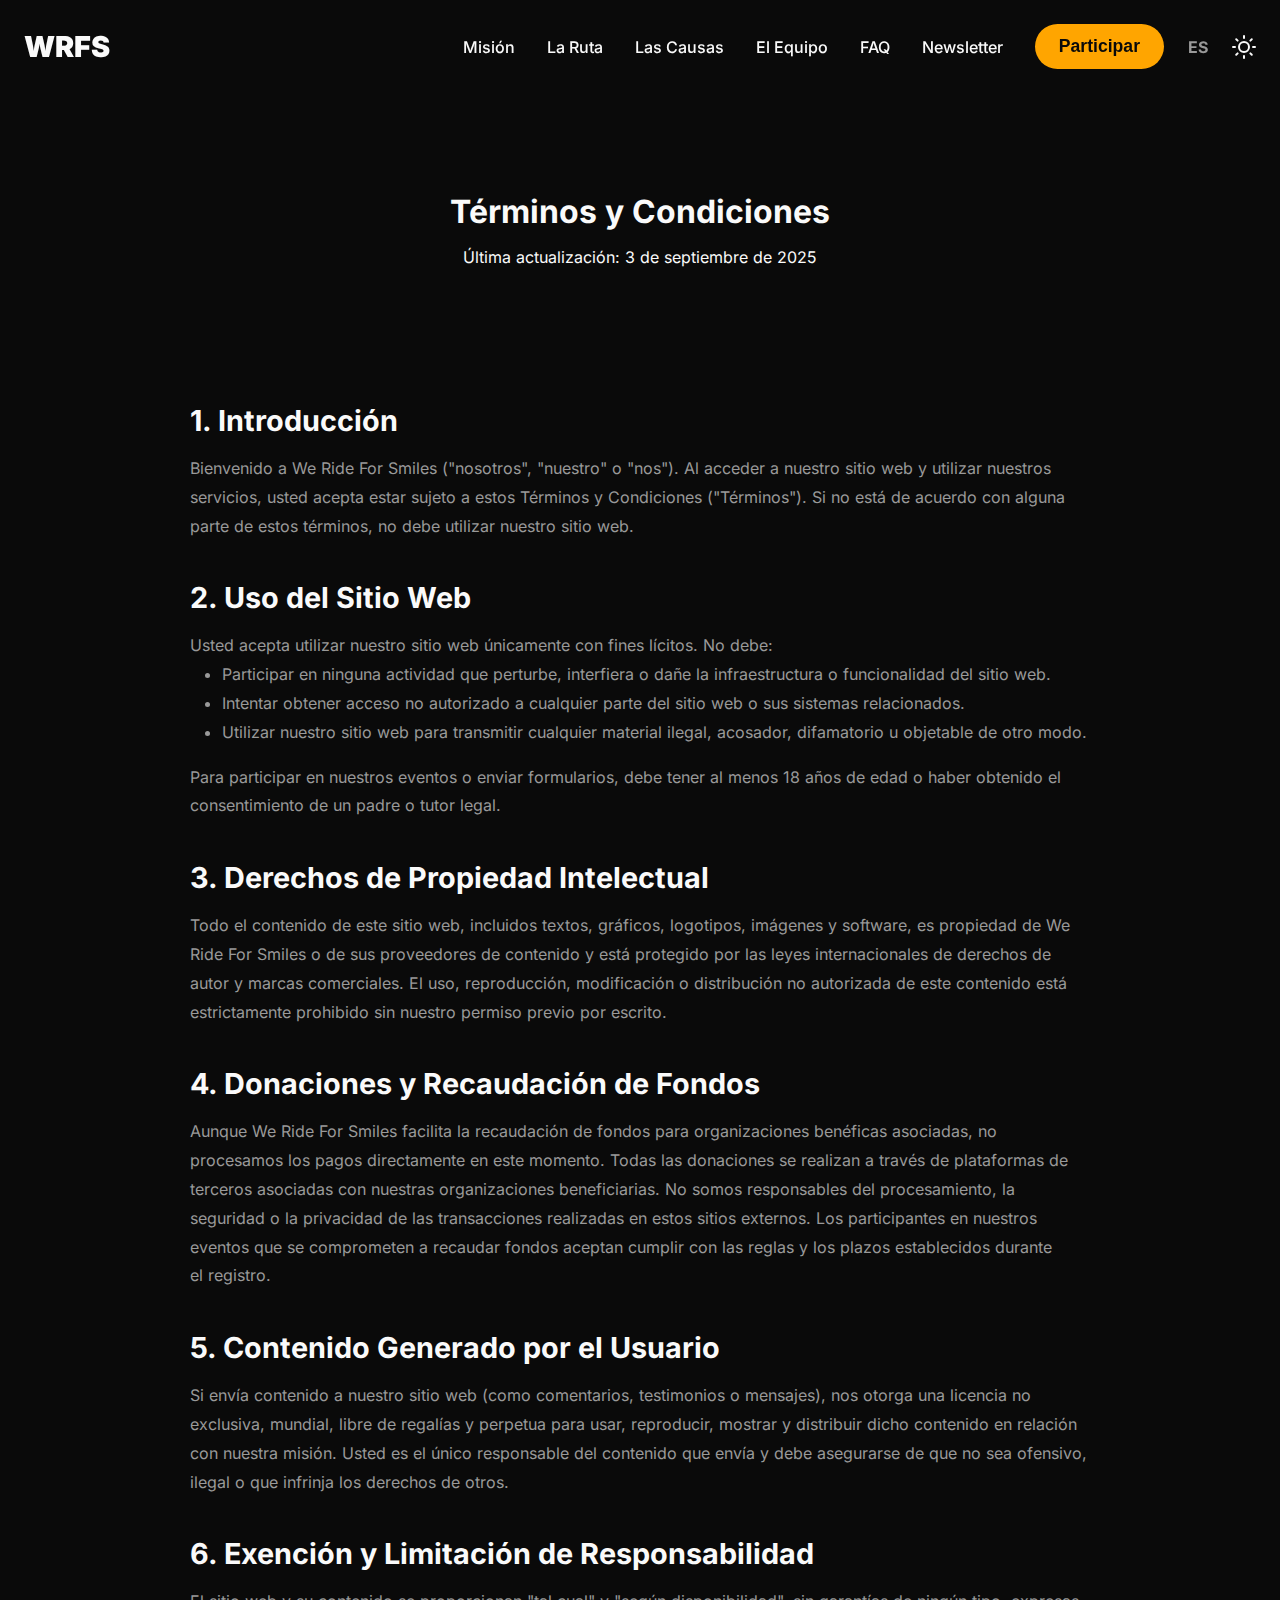
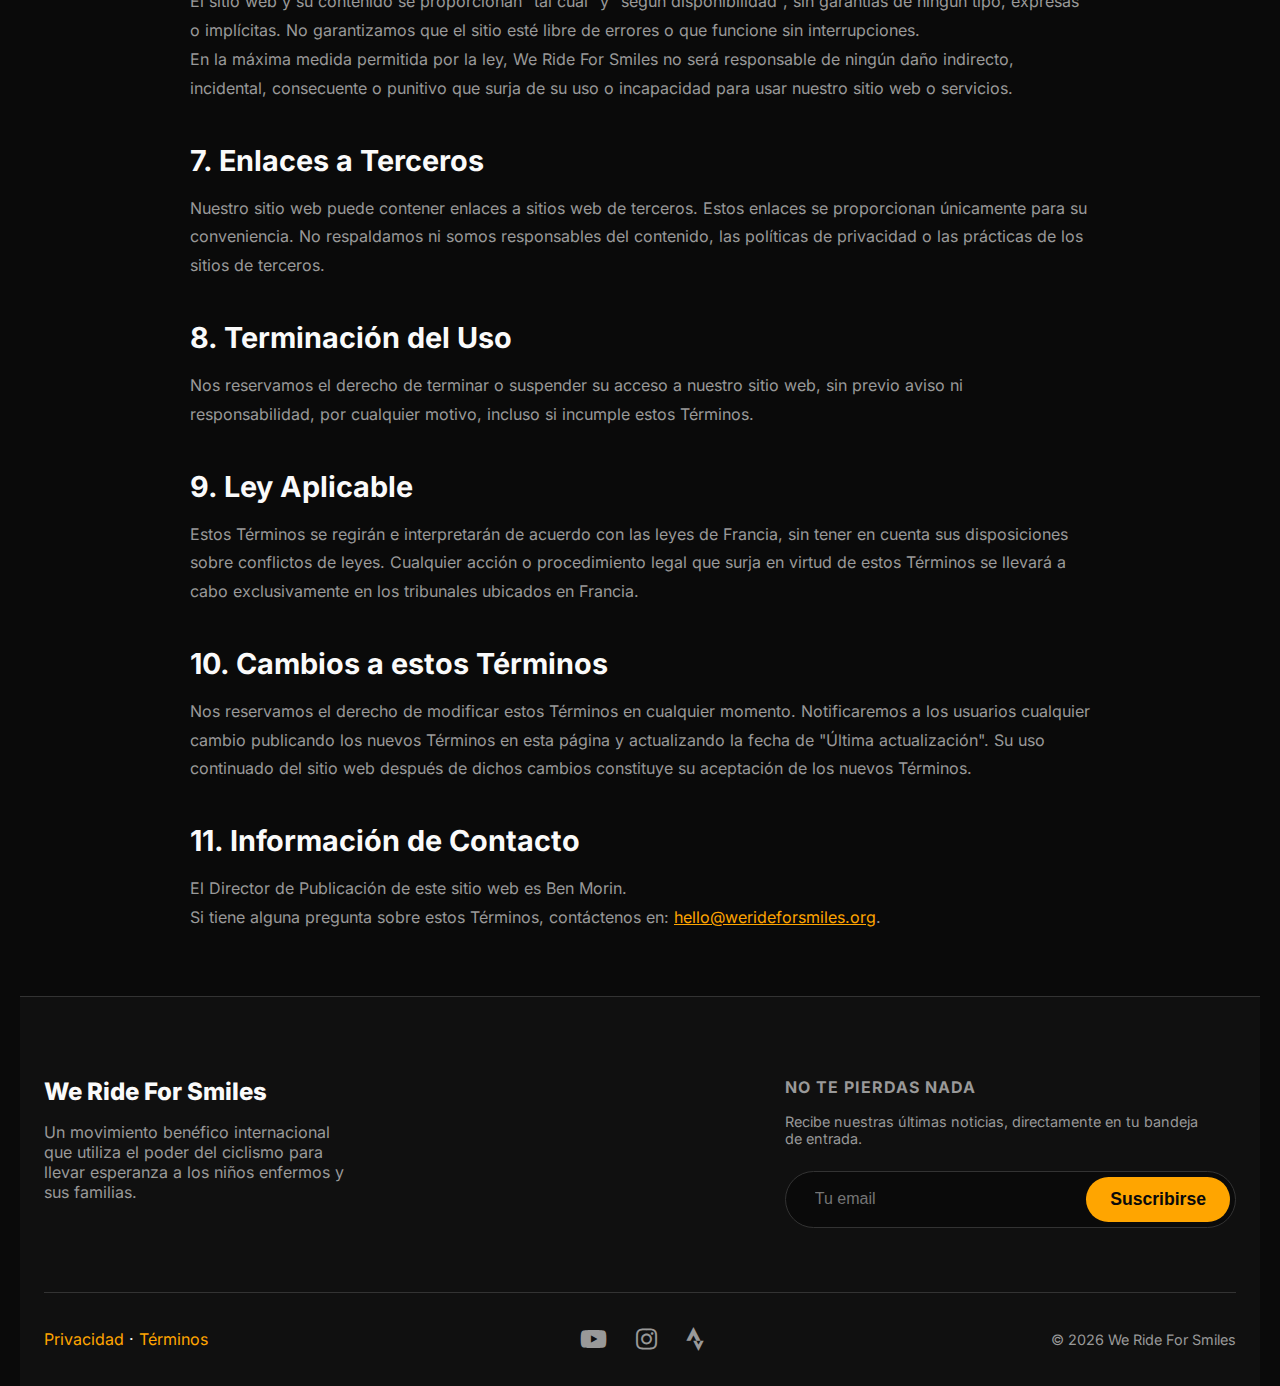
<file: wrfs/es/terms.html>
<!DOCTYPE html>
<html lang="es" class="dark-mode">
<head>
    <meta charset="UTF-8">
    <meta name="viewport" content="width=device-width, initial-scale=1.0">
    <title>Términos y Condiciones - We Ride For Smiles</title>
    <meta name="description" content="Términos y Condiciones para el uso del sitio web de We Ride For Smiles y la participación en nuestros eventos.">
    <meta name="author" content="Ben Morin, bemorin.com">
    <meta name="copyright" content="© 2025 We Ride For Smiles. Sitio creado por Ben Morin.">

    <!--
        Sitio creado por Ben Morin, bemorin.com. Todos los derechos reservados.
        El sitio We Ride For Smiles y su contenido están protegidos por derechos de autor.
        Cualquier reproducción parcial o total está prohibida sin autorización.
    -->

    <link rel="canonical" href="https://www.werideforsmiles.org/es/terms.html" />
    <link rel="alternate" hreflang="en" href="https://www.werideforsmiles.org/en/terms.html" />
    <link rel="alternate" hreflang="fr" href="https://www.werideforsmiles.org/fr/terms.html" />
    <link rel="alternate" hreflang="es" href="https://www.werideforsmiles.org/es/terms.html" />
    <link rel="alternate" hreflang="x-default" href="https://www.werideforsmiles.org/en/terms.html" />

    <link rel="icon" href="../assets/wrfs_favicon.webp" type="image/png">
    <link rel="stylesheet" href="../css/fa-min.css">

    <link rel="preload" href="../fonts/inter-v19-latin-regular.woff2" as="font" type="font/woff2" crossorigin>
    <link rel="preload" href="../fonts/inter-v19-latin-italic.woff2" as="font" type="font/woff2" crossorigin>
    <link rel="preload" href="../fonts/inter-v19-latin-500.woff2" as="font" type="font/woff2" crossorigin>
    <link rel="preload" href="../fonts/inter-v19-latin-500italic.woff2" as="font" type="font/woff2" crossorigin>
    <link rel="preload" href="../fonts/inter-v19-latin-700.woff2" as="font" type="font/woff2" crossorigin>
    <link rel="preload" href="../fonts/inter-v19-latin-700italic.woff2" as="font" type="font/woff2" crossorigin>
    <link rel="preload" href="../fonts/inter-v19-latin-800.woff2" as="font" type="font/woff2" crossorigin>
    <link rel="preload" href="../fonts/inter-v19-latin-800italic.woff2" as="font" type="font/woff2" crossorigin>
    <link rel="preload" href="../fonts/inter-v19-latin-900.woff2" as="font" type="font/woff2" crossorigin>
    <link rel="preload" href="../fonts/inter-v19-latin-900italic.woff2" as="font" type="font/woff2" crossorigin>
    <style>
        /* Estilos copiados de index.html para consistencia */
        /* inter-regular - latin */
        @font-face {
          font-display: swap; /* Check https://developer.mozilla.org/en-US/docs/Web/CSS/@font-face/font-display for other options. */
          font-family: 'Inter';
          font-style: normal;
          font-weight: 400;
          src: url('../fonts/inter-v19-latin-regular.woff2') format('woff2'); /* Chrome 36+, Opera 23+, Firefox 39+, Safari 12+, iOS 10+ */
        }
        /* inter-italic - latin */
        @font-face {
          font-display: swap; /* Check https://developer.mozilla.org/en-US/docs/Web/CSS/@font-face/font-display for other options. */
          font-family: 'Inter';
          font-style: italic;
          font-weight: 400;
          src: url('../fonts/inter-v19-latin-italic.woff2') format('woff2'); /* Chrome 36+, Opera 23+, Firefox 39+, Safari 12+, iOS 10+ */
        }
        /* inter-500 - latin */
        @font-face {
          font-display: swap; /* Check https://developer.mozilla.org/en-US/docs/Web/CSS/@font-face/font-display for other options. */
          font-family: 'Inter';
          font-style: normal;
          font-weight: 500;
          src: url('../fonts/inter-v19-latin-500.woff2') format('woff2'); /* Chrome 36+, Opera 23+, Firefox 39+, Safari 12+, iOS 10+ */
        }
        /* inter-500italic - latin */
        @font-face {
          font-display: swap; /* Check https://developer.mozilla.org/en-US/docs/Web/CSS/@font-face/font-display for other options. */
          font-family: 'Inter';
          font-style: italic;
          font-weight: 500;
          src: url('../fonts/inter-v19-latin-500italic.woff2') format('woff2'); /* Chrome 36+, Opera 23+, Firefox 39+, Safari 12+, iOS 10+ */
        }
        /* inter-700 - latin */
        @font-face {
          font-display: swap; /* Check https://developer.mozilla.org/en-US/docs/Web/CSS/@font-face/font-display for other options. */
          font-family: 'Inter';
          font-style: normal;
          font-weight: 700;
          src: url('../fonts/inter-v19-latin-700.woff2') format('woff2'); /* Chrome 36+, Opera 23+, Firefox 39+, Safari 12+, iOS 10+ */
        }
        /* inter-700italic - latin */
        @font-face {
          font-display: swap; /* Check https://developer.mozilla.org/en-US/docs/Web/CSS/@font-face/font-display for other options. */
          font-family: 'Inter';
          font-style: italic;
          font-weight: 700;
          src: url('../fonts/inter-v19-latin-700italic.woff2') format('woff2'); /* Chrome 36+, Opera 23+, Firefox 39+, Safari 12+, iOS 10+ */
        }
        /* inter-800 - latin */
        @font-face {
          font-display: swap; /* Check https://developer.mozilla.org/en-US/docs/Web/CSS/@font-face/font-display for other options. */
          font-family: 'Inter';
          font-style: normal;
          font-weight: 800;
          src: url('../fonts/inter-v19-latin-800.woff2') format('woff2'); /* Chrome 36+, Opera 23+, Firefox 39+, Safari 12+, iOS 10+ */
        }
        /* inter-800italic - latin */
        @font-face {
          font-display: swap; /* Check https://developer.mozilla.org/en-US/docs/Web/CSS/@font-face/font-display for other options. */
          font-family: 'Inter';
          font-style: italic;
          font-weight: 800;
          src: url('../fonts/inter-v19-latin-800italic.woff2') format('woff2'); /* Chrome 36+, Opera 23+, Firefox 39+, Safari 12+, iOS 10+ */
        }
        /* inter-900 - latin */
        @font-face {
          font-display: swap; /* Check https://developer.mozilla.org/en-US/docs/Web/CSS/@font-face/font-display for other options. */
          font-family: 'Inter';
          font-style: normal;
          font-weight: 900;
          src: url('../fonts/inter-v19-latin-900.woff2') format('woff2'); /* Chrome 36+, Opera 23+, Firefox 39+, Safari 12+, iOS 10+ */
        }
        /* inter-900italic - latin */
        @font-face {
          font-display: swap; /* Check https://developer.mozilla.org/en-US/docs/Web/CSS/@font-face/font-display for other options. */
          font-family: 'Inter';
          font-style: italic;
          font-weight: 900;
          src: url('../fonts/inter-v19-latin-900italic.woff2') format('woff2'); /* Chrome 36+, Opera 23+, Firefox 39+, Safari 12+, iOS 10+ */
        }
        :root {
          --font-sans: 'Inter', sans-serif;
          --color-background: #0A0A0A; --color-surface: #191919; --color-text-primary: #FAFAFA;
          --color-text-secondary: #999999; --color-primary: #FFA500; --color-primary-dark: #E59400;
          --color-border: #333333; --section-padding: 7rem 0; --container-width: 1280px;
        }
        html.light-mode {
          --color-background: #F5F5F5; --color-surface: #FFFFFF; --color-text-primary: #191919;
          --color-text-secondary: #555555; --color-border: #DDDDDD;
        }
        *, *::before, *::after { box-sizing: border-box; margin: 0; padding: 0; }
        html { scroll-behavior: smooth; }
        body { padding: 0 20px;background-color: var(--color-background); color: var(--color-text-primary); font-family: var(--font-sans); -webkit-font-smoothing: antialiased; overflow-x: hidden; transition: background-color 0.4s ease, color 0.4s ease; }
        body.mobile-nav-open { overflow: hidden; }
        body.modal-open { overflow: hidden; }
        .container { max-width: var(--container-width); margin: 0 auto; padding: 0 1.5rem; }
        h1, h2, h3 { text-wrap: balance; }
        p, .lead { text-wrap: pretty; }
        a { color: var(--color-primary); text-decoration: none; transition: color 0.3s ease; }
        a:hover { color: var(--color-primary-dark); }
        a.btn, a.navbar-brand, .charity-logo, .nav-link { text-decoration: none !important; }
        .fa, .fas, .fab, .fa-solid { font-style: normal; }
        .navbar { position: fixed; top: 0; left: 0; width: 100%; padding: 1.5rem 0; z-index: 1000; transition: background-color 0.3s ease; }
        .navbar.scrolled { background-color: rgba(10, 10, 10, 0.8); backdrop-filter: blur(10px); }
        html.light-mode .navbar.scrolled { background-color: rgba(255, 255, 255, 0.8); }
        .navbar-content { display: flex; justify-content: space-between; align-items: center; }
        .navbar-brand { font-weight: 900; font-size: 1.8rem; color: var(--color-text-primary); z-index: 1001; }
        .nav-menu { display: flex; align-items: center; gap: 1.5rem; }
        .nav-links-desktop { display: none; }
        .nav-link { color: var(--color-text-primary); font-weight: 500; margin: 0 1rem; }
        .nav-link-button { background: none; border: none; font-family: inherit; font-size: inherit; color: var(--color-text-primary); font-weight: 500; cursor: pointer; padding: 0; margin: 0 1rem; transition: color 0.3s ease; }
        .nav-link-button:hover { color: var(--color-primary-dark); }
        .nav-controls { display: flex; align-items: center; gap: 1.5rem; z-index: 1001; }
        /* --- AJOUTS POUR LA NAVIGATION MOBILE --- */
        .btn-mobile-involved {
            display: none !important;
            transition: opacity 0.3s ease, transform 0.3s ease;
        }

        @media (min-width: 992px) {
            .btn-mobile-involved {
                display: none !important;
            }
        }

        @media (max-width: 991px) {
            .nav-links-desktop .btn-desktop-involved {
                display: none !important;
            }
            .nav-controls {
                display: flex;
                align-items: center;
                gap: 1.5rem;
                transition: width 0.3s ease;
            }
            .nav-controls.scrolled-mobile {
                transition: width 0.3s ease;
            }
            .nav-controls.scrolled-mobile .lang-switcher,
            .nav-controls.scrolled-mobile .theme-switch {
                display: none;
                transform: translateY(-20px);
                transition: display 0.3s ease, transform 0.3s ease;
            }
            .nav-controls.scrolled-mobile .btn-mobile-involved {
                display: inline-block !important;
                opacity: 1;
                transform: translateY(0);
                left: auto;
                animation: fadeIn 0.3s ease forwards;
            }
        }
        @keyframes fadeIn {
            from { opacity: 0; transform: translateY(20px); }
            to { opacity: 1; transform: translateY(0); }
        }
        .lang-switcher { position: relative; }
        .lang-switcher .selected-lang { color: var(--color-text-secondary); font-weight: 700; cursor: pointer; }
        .lang-switcher .lang-dropdown { position: absolute; top: 100%; left: 50%; background-color: var(--color-surface); border: 1px solid var(--color-border); border-radius: 8px; padding: 0.5rem; margin-top: 0.5rem; list-style: none; opacity: 0; visibility: hidden; transform: translateX(-50%) translateY(10px); transition: all 0.3s ease; }
        .lang-switcher:hover .lang-dropdown { opacity: 1; visibility: visible; transform: translateX(-50%) translateY(0); }
        .lang-switcher .lang-dropdown a { display: block; padding: 0.5rem 1rem; color: var(--color-text-primary); }
        .lang-switcher .lang-dropdown a:hover { color: var(--color-primary); }
        .theme-switch { background: none; border: none; color: var(--color-text-primary); font-size: 1.2rem; cursor: pointer; line-height: 0; }
        .theme-switch svg { width: 24px; height: 24px; transition: transform 0.4s ease; }
        .nav-toggle { display: none; background: none; border: none; color: var(--color-text-primary); font-size: 1.5rem; cursor: pointer; z-index: 1001; }
        .nav-mobile-overlay { position: fixed; top: 0; left: 0; width: 100%; height: 100%; background-color: var(--color-background); z-index: 1002; display: flex; flex-direction: column; padding: 1.5rem; transform: translateY(-100%); visibility: hidden; transition: transform 0.4s cubic-bezier(0.25, 1, 0.5, 1), visibility 0s 0.4s; }
        .nav-mobile-overlay.is-active { transform: translateY(0); visibility: visible; transition: transform 0.4s cubic-bezier(0.25, 1, 0.5, 1); }
        .nav-mobile-header { display: flex; justify-content: space-between; align-items: center; width: 100%; margin-bottom: 4rem; }
        .nav-mobile-close { background: none; border: none; color: var(--color-text-primary); font-size: 2rem; cursor: pointer; }
        .nav-mobile-links { display: flex; flex-direction: column; align-items: center; justify-content: center; flex-grow: 1; }
        .nav-mobile-overlay .nav-link, .nav-mobile-overlay .nav-link-button { font-size: 2rem; margin: 1rem 0; opacity: 0; transform: translateY(20px); transition: opacity 0.4s ease, transform 0.4s ease; }
        .nav-mobile-overlay.is-active .nav-mobile-links > * { opacity: 1; transform: translateY(0); }
        .nav-mobile-overlay.is-active .nav-mobile-links > *:nth-child(1) { transition-delay: 0.2s; }
        .nav-mobile-overlay.is-active .nav-mobile-links > *:nth-child(2) { transition-delay: 0.25s; }
        .nav-mobile-overlay.is-active .nav-mobile-links > *:nth-child(3) { transition-delay: 0.3s; }
        .nav-mobile-overlay.is-active .nav-mobile-links > *:nth-child(4) { transition-delay: 0.35s; }
        .nav-mobile-overlay.is-active .nav-mobile-links > *:nth-child(5) { transition-delay: 0.4s; }
        .nav-mobile-overlay.is-active .nav-mobile-links > *:nth-child(6) { transition-delay: 0.45s; }
        .nav-mobile-overlay .btn { margin-top: 2rem; opacity: 0; transform: translateY(20px); transition: opacity 0.4s ease 0.5s, transform 0.4s ease 0.5s; }
        .nav-mobile-overlay.is-active .btn { opacity: 1; transform: translateY(0); }
        .btn { display: inline-block; padding: 0.75rem 1.5rem; border-radius: 50px; font-weight: 700; font-size: 1.1rem; text-align: center; transition: all 0.3s ease; border: none; cursor: pointer; position: relative; }
        .btn:hover { transform: scale(1.05); }
        .btn-primary { background: var(--color-primary); color: #0A0A0A; }
        .btn-primary:hover { background: var(--color-primary-dark); }
        .modal-overlay { position: fixed; top: 0; left: 0; width: 100%; height: 100%; background: rgba(0,0,0,0.85); z-index: 2000; display: flex; justify-content: center; align-items: center; opacity: 0; visibility: hidden; transition: opacity 0.3s ease, visibility 0.3s; }
        .modal-overlay.is-active { opacity: 1; visibility: visible; }
        .modal-content { background: var(--color-surface); border-radius: 12px; padding: 2.5rem; width: 90%; max-width: 850px; position: relative; transform: translateY(100%); transition: transform 0.4s cubic-bezier(0.25, 1, 0.5, 1); }
        #involve-modal .modal-content { max-height: 90vh; overflow-y: auto; }
        #involve-modal .modal-content::-webkit-scrollbar { width: 8px; }
        #involve-modal .modal-content::-webkit-scrollbar-track { background: var(--color-background); border-radius: 10px; }
        #involve-modal .modal-content::-webkit-scrollbar-thumb { background-color: var(--color-border); border-radius: 10px; border: 2px solid var(--color-background); }
        #involve-modal .modal-content::-webkit-scrollbar-thumb:hover { background-color: var(--color-primary); }
        .modal-overlay.is-active .modal-content { transform: translateY(0); }
        .modal-close { position: absolute; top: 1rem; right: 1rem; background: none; border: none; color: var(--color-text-secondary); font-size: 2rem; cursor: pointer; z-index: 10; }
        .modal-header { text-align: center; margin-bottom: 2.5rem; }
        .icon-header { color: var(--color-primary); font-size: 3rem; margin-bottom: 1rem; }
        .modal-content h3 { font-size: 1.8rem; font-weight: 800; margin-bottom: 0.5rem; }
        .modal-intro { color: var(--color-text-secondary); max-width: 500px; margin: 0 auto; }
        .form-group { margin-bottom: 1.5rem; }
        .form-group label { display: block; font-weight: 500; margin-bottom: 0.5rem; }
        .form-group input[type="text"], .form-group input[type="email"] { width: 100%; padding: 0.8rem; background: var(--color-background); border: 1px solid var(--color-border); color: var(--color-text-primary); border-radius: 6px; }
        .form-group input::placeholder { color: var(--color-text-secondary); opacity: 0.7; }
        .form-row { display: flex; flex-direction: column; gap: 1.5rem; }
        .involvement-options { display: grid; grid-template-columns: repeat(auto-fit, minmax(200px, 1fr)); gap: 1rem; margin-top: 1rem; }
        .option-card { position: relative; }
        .option-card input[type="checkbox"] { position: absolute; opacity: 0; width: 100%; height: 100%; cursor: pointer; }
        .option-label { display: flex; flex-direction: column; align-items: center; text-align: center; padding: 1.5rem; border: 2px solid var(--color-border); border-radius: 12px; transition: all 0.3s ease; cursor: pointer; height: 100%; }
        .option-label i { font-size: 2rem; margin-bottom: 0; color: var(--color-primary); transition: transform 0.3s ease; }
        .option-label-header { display: flex; align-items: center; justify-content: center; flex-direction: column; gap: 1rem; margin-bottom: 0.2rem; }
        .option-label strong { font-size: 1.1rem; color: var(--color-text-primary); }
        .option-label span { font-size: 0.9rem; color: var(--color-text-secondary); margin-top: 0.25rem; }
        .option-card:hover .option-label { border-color: var(--color-primary); transform: translateY(-5px); }
        .option-card:hover .option-label i { transform: scale(1.1); }
        .option-card input:checked + .option-label { border-color: var(--color-primary); background-color: rgba(255, 165, 0, 0.05); box-shadow: 0 0 15px rgba(255, 165, 0, 0.2); }
        .custom-checkbox-container { display: flex; justify-content: center; align-items: center; margin-top: 1.5rem; gap: 0.75rem; cursor: pointer; }
        .custom-checkbox-container input[type="checkbox"] { position: absolute; opacity: 0; }
        .custom-checkbox-container .checkbox-label { font-size: 0.9rem; color: var(--color-text-secondary); position: relative; padding-left: 30px; line-height: 22px; }
        .custom-checkbox-container .checkbox-label::before { content: ''; position: absolute; left: 0; top: 0; width: 22px; height: 22px; border: 2px solid var(--color-border); background-color: var(--color-background); border-radius: 6px; transition: all 0.2s ease; }
        .custom-checkbox-container .checkbox-label::after { content: ''; position: absolute; left: 8px; top: 4px; width: 5px; height: 10px; border: solid var(--color-background); border-width: 0 3px 3px 0; transform: rotate(45deg) scale(0); transition: transform 0.2s cubic-bezier(0.34, 1.56, 0.64, 1); }
        .custom-checkbox-container input:checked + .checkbox-label::before { background-color: var(--color-primary); border-color: var(--color-primary); }
        .custom-checkbox-container input:checked + .checkbox-label::after { transform: rotate(45deg) scale(1); }
        .btn-loader { width: 1.2em; height: 1.2em; border: 2px solid currentColor; border-right-color: transparent; border-radius: 50%; display: none; animation: spin 0.8s linear infinite; }
        .form-submit-btn.loading .btn-text { display: none; }
        .form-submit-btn.loading .btn-loader { display: inline-block; vertical-align: middle; }
        .form-submit-btn:disabled { cursor: not-allowed; opacity: 0.8; }
        @keyframes spin { to { transform: rotate(360deg); } }
        footer { padding: 5rem 0 2rem 0; text-align: left; background-color: #101010; border-top: 1px solid var(--color-border); }
        html.light-mode footer { background-color: #e9ecef; }
        .footer-grid { display: grid; grid-template-columns: 1.5fr 1fr; gap: 4rem; margin-bottom: 4rem; }
        .footer-about h3 { font-size: 1.5rem; font-weight: 800; color: var(--color-text-primary); margin-bottom: 1rem; }
        .footer-about p { color: var(--color-text-secondary); max-width: 350px; }
        .footer-newsletter h4 { font-size: 1rem; font-weight: 700; color: var(--color-text-secondary); text-transform: uppercase; letter-spacing: 1px; margin-bottom: 1rem; }
        .input-group { display: flex; border: 1px solid var(--color-border); border-radius: 50px; padding: 5px; background-color: var(--color-background); }
        .input-group input { flex-grow: 1; background: transparent; border: none; color: var(--color-text-primary); padding: 0.75rem 1.5rem; font-size: 1rem; }
        .input-group input:focus { outline: none; }
        .input-group button { flex-shrink: 0; }
        .footer-bottom { border-top: 1px solid var(--color-border); padding-top: 2rem; display: flex; justify-content: space-between; align-items: center; flex-wrap: wrap; gap: 1rem; }
        .footer-bottom p { color: var(--color-text-secondary); font-size: 0.9rem; }
        .footer-copyright { color: var(--color-text-secondary); font-size: 0.9rem; margin: 0; }
        .footer-copyright a { color: var(--color-primary); text-decoration: none; transition: color 0.3s ease; }
        .footer-copyright a:hover { color: var(--color-primary-dark); }
        .footer-socials a { color: var(--color-text-secondary); font-size: 1.5rem; margin-left: 1.5rem; transition: color 0.3s ease; }
        .footer-socials a:hover { color: var(--color-text-primary); }
        
        /* Responsivo */
        @media (min-width: 992px) { .nav-links-desktop { display: flex; align-items: center; } }
        @media (max-width: 991px) { .nav-toggle { display: block; } }
        @media (min-width: 768px) { }
        @media (max-width: 767px) { 
            .modal-content { padding: 2rem 1.5rem; }
            .footer-grid { grid-template-columns: 1fr; text-align: center; } 
            .footer-about p { margin: 0 auto; text-align: center; }
            .footer-bottom { justify-content: center; flex-direction: column; gap: 1.5rem; text-align: center; }
            .footer-copyright { display: flex; flex-direction: column; gap: 0.75rem; }
            .footer-socials a { margin: 0 0.75rem; }
            #newsletter-modal .input-group {
                flex-direction: column;
                gap: 0.75rem;
                border: none;
                background-color: transparent;
                padding: 0;
            }
            #newsletter-modal .input-group input,
            #newsletter-modal .input-group button {
                width: 100%;
                border-radius: 50px !important;
            }
            #newsletter-modal .input-group input {
                border: 1px solid var(--color-border);
                padding: 1.2rem;
            }
        }
        @media (min-width: 576px) {
            .form-row { flex-direction: row; }
            .form-row .form-group { flex: 1; margin-bottom: 0; }
        }
        @media (max-width: 576px) {
          .option-label-header { flex-direction: row; gap: 0.75rem; margin-bottom: 0.75rem; }
          .involvement-options { grid-template-columns: 1fr; }
        }
        @media (max-width: 480px) {
            footer .input-group {
                flex-direction: column;
                gap: 0.75rem;
                border: none;
                background-color: transparent;
                padding: 0;
            }
            footer .input-group input,
            footer .input-group button {
                width: 100%;
                border-radius: 50px !important;
            }
            footer .input-group input {
                border: 1px solid var(--color-border);
                padding: 1.2rem;
            }
        }

        /* Estilos específicos para páginas legales */
        .legal-header {
            padding-top: 12rem;
            padding-bottom: 2rem;
            text-align: center;
        }
        .legal-content {
            padding: 4rem 0;
            max-width: 900px;
            margin: 0 auto;
        }
        .legal-content h2 {
            font-size: 1.8rem;
            margin-top: 2.5rem;
            margin-bottom: 1rem;
            text-align: left;
        }
        .legal-content p, .legal-content li {
            color: var(--color-text-secondary);
            line-height: 1.8;
            text-align: left;
        }
        .legal-content ul {
            padding-left: 2rem;
            margin-bottom: 1rem;
        }
        .legal-content a {
            text-decoration: underline;
        }
    </style>
</head>
<body class="dark-mode">

    <nav class="navbar scrolled" id="navbar">
        <div class="container navbar-content">
            <a href="index.html" class="navbar-brand">WRFS</a>
            <div class="nav-menu">
                <div class="nav-links-desktop">
                    <a href="index.html#mission" class="nav-link">Misión</a>
                    <a href="route.html" class="nav-link">La Ruta</a>
                    <a href="index.html#causes" class="nav-link">Las Causas</a>
                    <a href="index.html#team" class="nav-link">El Equipo</a>
                    <a href="index.html#faq" class="nav-link">FAQ</a>
                    <button class="nav-link-button" data-modal-trigger="newsletter-modal">Newsletter</button>
                    <button class="btn btn-primary btn-desktop-involved" data-modal-trigger="involve-modal" style="margin-left: 1rem;">Participar</button>
                </div>
                <div class="nav-controls" id="nav-controls">
                    <button class="btn btn-primary btn-mobile-involved" data-modal-trigger="involve-modal">Participar</button>
                    <div class="lang-switcher">
                        <span class="selected-lang">ES</span>
                        <ul class="lang-dropdown">
                            <li><a href="../en/index.html">EN</a></li>
                            <li><a href="../fr/index.html">FR</a></li>
                        </ul>
                    </div>
                    <button class="theme-switch" id="theme-toggle" aria-label="Cambiar tema"></button>
                </div>
                <button class="nav-toggle" id="nav-toggle" aria-label="Abrir menú"><i class="fa-solid fa-bars"></i></button>
            </div>
        </div>
    </nav>
    
    <div class="nav-mobile-overlay" id="nav-mobile-overlay">
        <div class="nav-mobile-header">
            <a href="index.html" class="navbar-brand">WRFS</a>
            <button class="nav-mobile-close" id="nav-mobile-close" aria-label="Cerrar menú"><i class="fa-solid fa-xmark"></i></button>
        </div>
        <div class="nav-mobile-links">
            <a href="index.html#mission" class="nav-link">Misión</a>
            <a href="route.html" class="nav-link">La Ruta</a>
            <a href="index.html#causes" class="nav-link">Las Causas</a>
            <a href="index.html#team" class="nav-link">El Equipo</a>
            <a href="index.html#faq" class="nav-link">FAQ</a>
            <button class="nav-link-button" data-modal-trigger="newsletter-modal">Newsletter</button>
            <button class="btn btn-primary" data-modal-trigger="involve-modal">Participar</button>
        </div>
    </div>

    <main>
        <header class="section legal-header">
            <div class="container">
                <h1>Términos y Condiciones</h1>
                <p class="lead" style="margin-top: 1rem;">Última actualización: 3 de septiembre de 2025</p>
            </div>
        </header>

        <section class="legal-content container">
            <h2>1. Introducción</h2>
            <p>Bienvenido a We Ride For Smiles ("nosotros", "nuestro" o "nos"). Al acceder a nuestro sitio web y utilizar nuestros servicios, usted acepta estar sujeto a estos Términos y Condiciones ("Términos"). Si no está de acuerdo con alguna parte de estos términos, no debe utilizar nuestro sitio web.</p>

            <h2>2. Uso del Sitio Web</h2>
            <p>Usted acepta utilizar nuestro sitio web únicamente con fines lícitos. No debe:</p>
            <ul>
                <li>Participar en ninguna actividad que perturbe, interfiera o dañe la infraestructura o funcionalidad del sitio web.</li>
                <li>Intentar obtener acceso no autorizado a cualquier parte del sitio web o sus sistemas relacionados.</li>
                <li>Utilizar nuestro sitio web para transmitir cualquier material ilegal, acosador, difamatorio u objetable de otro modo.</li>
            </ul>
            <p>Para participar en nuestros eventos o enviar formularios, debe tener al menos 18 años de edad o haber obtenido el consentimiento de un padre o tutor legal.</p>

            <h2>3. Derechos de Propiedad Intelectual</h2>
            <p>Todo el contenido de este sitio web, incluidos textos, gráficos, logotipos, imágenes y software, es propiedad de We Ride For Smiles o de sus proveedores de contenido y está protegido por las leyes internacionales de derechos de autor y marcas comerciales. El uso, reproducción, modificación o distribución no autorizada de este contenido está estrictamente prohibido sin nuestro permiso previo por escrito.</p>

            <h2>4. Donaciones y Recaudación de Fondos</h2>
            <p>Aunque We Ride For Smiles facilita la recaudación de fondos para organizaciones benéficas asociadas, no procesamos los pagos directamente en este momento. Todas las donaciones se realizan a través de plataformas de terceros asociadas con nuestras organizaciones beneficiarias. No somos responsables del procesamiento, la seguridad o la privacidad de las transacciones realizadas en estos sitios externos. Los participantes en nuestros eventos que se comprometen a recaudar fondos aceptan cumplir con las reglas y los plazos establecidos durante el registro.</p>

            <h2>5. Contenido Generado por el Usuario</h2>
            <p>Si envía contenido a nuestro sitio web (como comentarios, testimonios o mensajes), nos otorga una licencia no exclusiva, mundial, libre de regalías y perpetua para usar, reproducir, mostrar y distribuir dicho contenido en relación con nuestra misión. Usted es el único responsable del contenido que envía y debe asegurarse de que no sea ofensivo, ilegal o que infrinja los derechos de otros.</p>

            <h2>6. Exención y Limitación de Responsabilidad</h2>
            <p>El sitio web y su contenido se proporcionan "tal cual" y "según disponibilidad", sin garantías de ningún tipo, expresas o implícitas. No garantizamos que el sitio esté libre de errores o que funcione sin interrupciones.</p>
            <p>En la máxima medida permitida por la ley, We Ride For Smiles no será responsable de ningún daño indirecto, incidental, consecuente o punitivo que surja de su uso o incapacidad para usar nuestro sitio web o servicios.</p>

            <h2>7. Enlaces a Terceros</h2>
            <p>Nuestro sitio web puede contener enlaces a sitios web de terceros. Estos enlaces se proporcionan únicamente para su conveniencia. No respaldamos ni somos responsables del contenido, las políticas de privacidad o las prácticas de los sitios de terceros.</p>

            <h2>8. Terminación del Uso</h2>
            <p>Nos reservamos el derecho de terminar o suspender su acceso a nuestro sitio web, sin previo aviso ni responsabilidad, por cualquier motivo, incluso si incumple estos Términos.</p>

            <h2>9. Ley Aplicable</h2>
            <p>Estos Términos se regirán e interpretarán de acuerdo con las leyes de Francia, sin tener en cuenta sus disposiciones sobre conflictos de leyes. Cualquier acción o procedimiento legal que surja en virtud de estos Términos se llevará a cabo exclusivamente en los tribunales ubicados en Francia.</p>

            <h2>10. Cambios a estos Términos</h2>
            <p>Nos reservamos el derecho de modificar estos Términos en cualquier momento. Notificaremos a los usuarios cualquier cambio publicando los nuevos Términos en esta página y actualizando la fecha de "Última actualización". Su uso continuado del sitio web después de dichos cambios constituye su aceptación de los nuevos Términos.</p>
            
            <h2>11. Información de Contacto</h2>
            <p>El Director de Publicación de este sitio web es Ben Morin.</p>
            <p>Si tiene alguna pregunta sobre estos Términos, contáctenos en: <a href="mailto:hello@werideforsmiles.org">hello@werideforsmiles.org</a>.</p>
        </section>
    </main>

    <footer id="footer">
        <div class="container">
            <div class="footer-grid">
                <div class="footer-about"><h3>We Ride For Smiles</h3><p>Un movimiento benéfico internacional que utiliza el poder del ciclismo para llevar esperanza a los niños enfermos y sus familias.</p></div>
                <div class="footer-newsletter">
                    <h4>No te pierdas nada</h4>
                    <p style="font-size: 0.9rem; color: var(--color-text-secondary); margin-bottom: 1.5rem;">Recibe nuestras últimas noticias, directamente en tu bandeja de entrada.</p>
                    <form name="newsletter-es" method="POST" data-netlify="true">
                        <input type="hidden" name="form-name" value="newsletter-es" />
                        <div class="input-group">
                           <input type="email" name="email" placeholder="Tu email" required>
                           <button type="submit" class="btn btn-primary form-submit-btn">
                               <span class="btn-text">Suscribirse</span>
                               <span class="btn-loader"></span>
                           </button>
                        </div>
                    </form>
                </div>
            </div>
            <div class="footer-bottom">
                <span class="footer-links"><a href="privacy.html">Privacidad</a> &middot; <a href="terms.html">Términos</a></span>
                <div class="footer-socials">
                    <a href="https://www.youtube.com/@werideforsmiles" target="_blank" aria-label="YouTube"><i class="fab fa-youtube"></i></a>
                    <a href="https://www.instagram.com/werideforsmiles/" target="_blank" aria-label="Instagram"><i class="fab fa-instagram"></i></a>
                    <a href="https://www.strava.com/clubs/werideforsmiles" target="_blank" aria-label="Strava"><i class="fab fa-strava"></i></a>
                </div>
                <p>&copy; <span id="copyright-year"></span> We Ride For Smiles</p>
            </div>
        </div>
    </footer>

    <div class="modal-overlay" id="involve-modal">
        <div class="modal-content">
            <button class="modal-close" data-modal-close>&times;</button>
            <div class="modal-header">
                <h3>¡Conviértete en un motor de esta aventura!</h3>
                <p class="modal-intro">Cada ayuda, grande o pequeña, sobre el terreno o a distancia, es una pedalada más para los niños. Descubre cómo puedes marcar la diferencia.</p>
            </div>
            <form name="get-involved-es-improved" method="POST" data-netlify="true">
                <input type="hidden" name="form-name" value="get-involved-es-improved" />
                
                <div class="form-row">
                    <div class="form-group">
                        <label for="firstname-terms">Nombre</label>
                        <input type="text" id="firstname-terms" name="firstname" placeholder="Ej: Juan" required>
                    </div>
                    <div class="form-group">
                        <label for="email-terms">Email</label>
                        <input type="email" id="email-terms" name="email" placeholder="Ej: juan.perez@email.com" required>
                    </div>
                </div>

                <div class="form-group" style="margin-top: 2.5rem;">
                    <label>¿Cómo te gustaría apoyarnos?</label>
                    <div class="involvement-options">
                        <div class="option-card">
                            <input type="checkbox" name="involvement_ride" value="ride" id="role-ride">
                            <label for="role-ride" class="option-label">
                                <div class="option-label-header">
                                    <i class="fa-solid fa-bicycle"></i>
                                    <strong>Pedalear</strong>
                                </div>
                                <span>Participar en el desafío.</span>
                            </label>
                        </div>
                        <div class="option-card">
                            <input type="checkbox" name="involvement_event_volunteer" value="event_volunteer" id="role-event">
                            <label for="role-event" class="option-label">
                                <div class="option-label-header">
                                    <i class="fa-solid fa-flag-checkered"></i>
                                    <strong>Voluntario/a</strong>
                                </div>
                                <span>Ayudar en el terreno.</span>
                            </label>
                        </div>
                        <div class="option-card">
                            <input type="checkbox" name="involvement_partner" value="partner" id="role-partner">
                            <label for="role-partner" class="option-label">
                                <div class="option-label-header">
                                    <i class="fa-solid fa-handshake"></i>
                                    <strong>Ser socio</strong>
                                </div>
                                <span>Asociar tu empresa.</span>
                            </label>
                        </div>
                        <div class="option-card">
                            <input type="checkbox" name="involvement_donation" value="donation" id="role-donation">
                            <label for="role-donation" class="option-label">
                                <div class="option-label-header">
                                    <i class="fa-solid fa-hand-holding-dollar"></i>
                                    <strong>Hacer un donativo</strong>
                                </div>
                                <span>Apoyar financieramente.</span>
                            </label>
                        </div>
                        <div class="option-card">
                            <input type="checkbox" name="involvement_remote_volunteer" value="remote_volunteer" id="role-remote">
                            <label for="role-remote" class="option-label">
                                <div class="option-label-header">
                                    <i class="fa-solid fa-laptop"></i>
                                    <strong>Ayuda a distancia</strong>
                                </div>
                                <span>Comunicación, etc.</span>
                            </label>
                        </div>
                    </div>
                </div>

                <button type="submit" class="btn btn-primary form-submit-btn" style="width: 100%; margin-top: 1rem;">
                    <span class="btn-text">Enviar mi propuesta</span>
                    <span class="btn-loader"></span>
                </button>
            </form>
        </div>
    </div>

    <div class="modal-overlay" id="newsletter-modal">
        <div class="modal-content">
            <button class="modal-close" data-modal-close>&times;</button>
            <div class="modal-header">
                <i class="fa-solid fa-envelope-open-text icon-header"></i>
                <h3>¡No te pierdas nada de la aventura!</h3>
                <p class="modal-intro">Únete a nuestra comunidad y recibe las actualizaciones clave sobre el desafío, directamente en tu bandeja de entrada.</p>
            </div>
            <form name="newsletter-popup-es-rgpd" method="POST" data-netlify="true">
                <input type="hidden" name="form-name" value="newsletter-popup-es-rgpd" />
                <div class="input-group">
                   <input type="email" name="email" placeholder="Tu mejor email" required>
                   <button type="submit" class="btn btn-primary form-submit-btn">
                       <span class="btn-text">Me apunto</span>
                       <span class="btn-loader"></span>
                   </button>
                </div>
                <label class="custom-checkbox-container">
                    <input type="checkbox" name="consent" id="consent-modal-terms" required>
                    <span class="checkbox-label">
                        Acepto recibir noticias sobre el proyecto. (<a href="privacy.html" target="_blank">Política de Privacidad</a>)
                    </span>
                </label>
            </form>
        </div>
    </div>

    <script>
        // Script completo copiado de index.html
        document.addEventListener('DOMContentLoaded', () => {
            const copyrightYearEl = document.getElementById('copyright-year');
            if (copyrightYearEl) copyrightYearEl.textContent = new Date().getFullYear();
            const navbar = document.querySelector('.navbar');
            window.addEventListener('scroll', () => navbar?.classList.toggle('scrolled', window.scrollY > 50));

            const navToggle = document.getElementById('nav-toggle');
            const mobileNav = document.getElementById('nav-mobile-overlay');
            const navClose = document.getElementById('nav-mobile-close');
            const body = document.body;

            if (navToggle && mobileNav && navClose) {
                const openMobileNav = () => { mobileNav.classList.add('is-active'); body.classList.add('mobile-nav-open'); };
                const closeMobileNav = () => { mobileNav.classList.remove('is-active'); body.classList.remove('mobile-nav-open'); };
                navToggle.addEventListener('click', (e) => { e.stopPropagation(); openMobileNav(); });
                navClose.addEventListener('click', closeMobileNav);
                mobileNav.querySelectorAll('a, button').forEach(link => {
                    link.addEventListener('click', (e) => { 
                        if (e.currentTarget.dataset.modalTrigger) {
                           // Mantener la navegación móvil abierta si se abre un modal desde ella
                        } else if (e.currentTarget.getAttribute('href')?.startsWith('index.html#')) {
                           closeMobileNav();
                        }
                    });
                });
            }

            const modalTriggers = document.querySelectorAll('[data-modal-trigger]');
            const modals = document.querySelectorAll('.modal-overlay');
            const openModal = (modalId) => {
                const modal = document.getElementById(modalId);
                if (modal) { modal.classList.add('is-active'); body.classList.add('modal-open'); }
            };
            const closeModal = (modal) => {
                modal.classList.remove('is-active');
                body.classList.remove('modal-open');
            };
            modalTriggers.forEach(trigger => trigger.addEventListener('click', (e) => { e.preventDefault(); e.stopPropagation(); openModal(trigger.dataset.modalTrigger); }));
            modals.forEach(modal => {
                modal.addEventListener('click', (e) => { if (e.target === modal) closeModal(modal); });
                modal.querySelector('[data-modal-close]')?.addEventListener('click', () => closeModal(modal));
            });

            document.querySelectorAll('form[data-netlify="true"]').forEach(form => {
                form.addEventListener('submit', (e) => {
                    const submitBtn = form.querySelector('.form-submit-btn');
                    if (submitBtn) { submitBtn.classList.add('loading'); submitBtn.disabled = true; }
                });
            });

            const themeToggle = document.getElementById('theme-toggle');
            const htmlEl = document.documentElement;
            const sunIconSVG = `<svg viewBox="0 0 24 24" fill="none" stroke="currentColor" stroke-width="2" stroke-linecap="round" stroke-linejoin="round"><circle cx="12" cy="12" r="5"></circle><line x1="12" y1="1" x2="12" y2="3"></line><line x1="12" y1="21" x2="12" y2="23"></line><line x1="4.22" y1="4.22" x2="5.64" y2="5.64"></line><line x1="18.36" y1="18.36" x2="19.78" y2="19.78"></line><line x1="1" y1="12" x2="3" y2="12"></line><line x1="21" y1="12" x2="23" y2="12"></line><line x1="4.22" y1="19.78" x2="5.64" y2="18.36"></line><line x1="18.36" y1="5.64" x2="19.78" y2="4.22"></line></svg>`;
            const moonIconSVG = `<svg viewBox="0 0 24 24" fill="none" stroke="currentColor" stroke-width="2" stroke-linecap="round" stroke-linejoin="round"><path d="M21 12.79A9 9 0 1 1 11.21 3 7 7 0 0 0 21 12.79z"></path></svg>`;
            const setTheme = (theme) => {
                htmlEl.className = theme + '-mode';
                localStorage.setItem('theme', theme);
                if (themeToggle) themeToggle.innerHTML = theme === 'dark' ? sunIconSVG : moonIconSVG;
            };
            const savedTheme = localStorage.getItem('theme') || 'dark';
            setTheme(savedTheme);
            htmlEl.classList.add('scrolled'); // Mantener la navegación opaca en las páginas legales
            themeToggle?.addEventListener('click', () => setTheme(htmlEl.classList.contains('dark-mode') ? 'light' : 'dark'));
            
            const navControls = document.getElementById('nav-controls');
            window.addEventListener('scroll', () => {
                if (window.innerWidth <= 991) {
                    if (window.scrollY > 100) {
                        navControls.classList.add('scrolled-mobile');
                    } else {
                        navControls.classList.remove('scrolled-mobile');
                    }
                }
            });
        });
    </script>
</body>
</html>
</file>
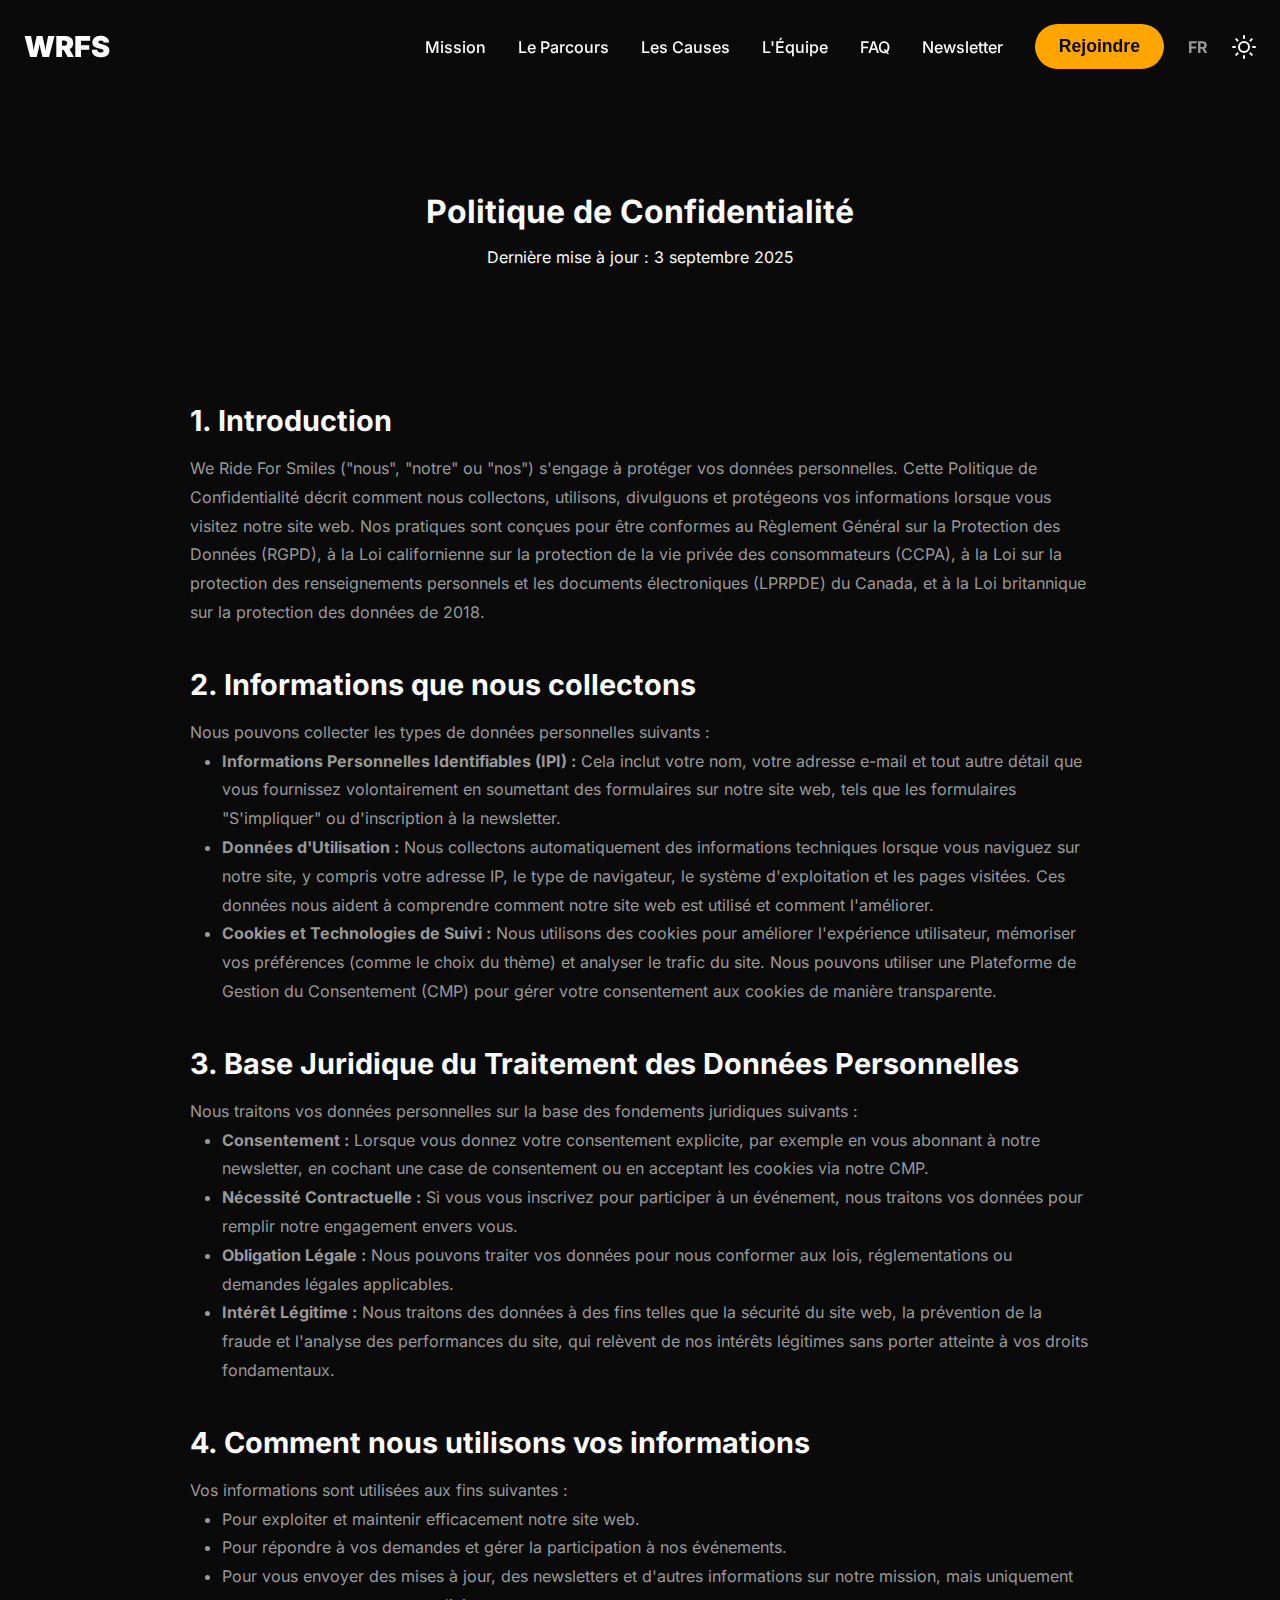
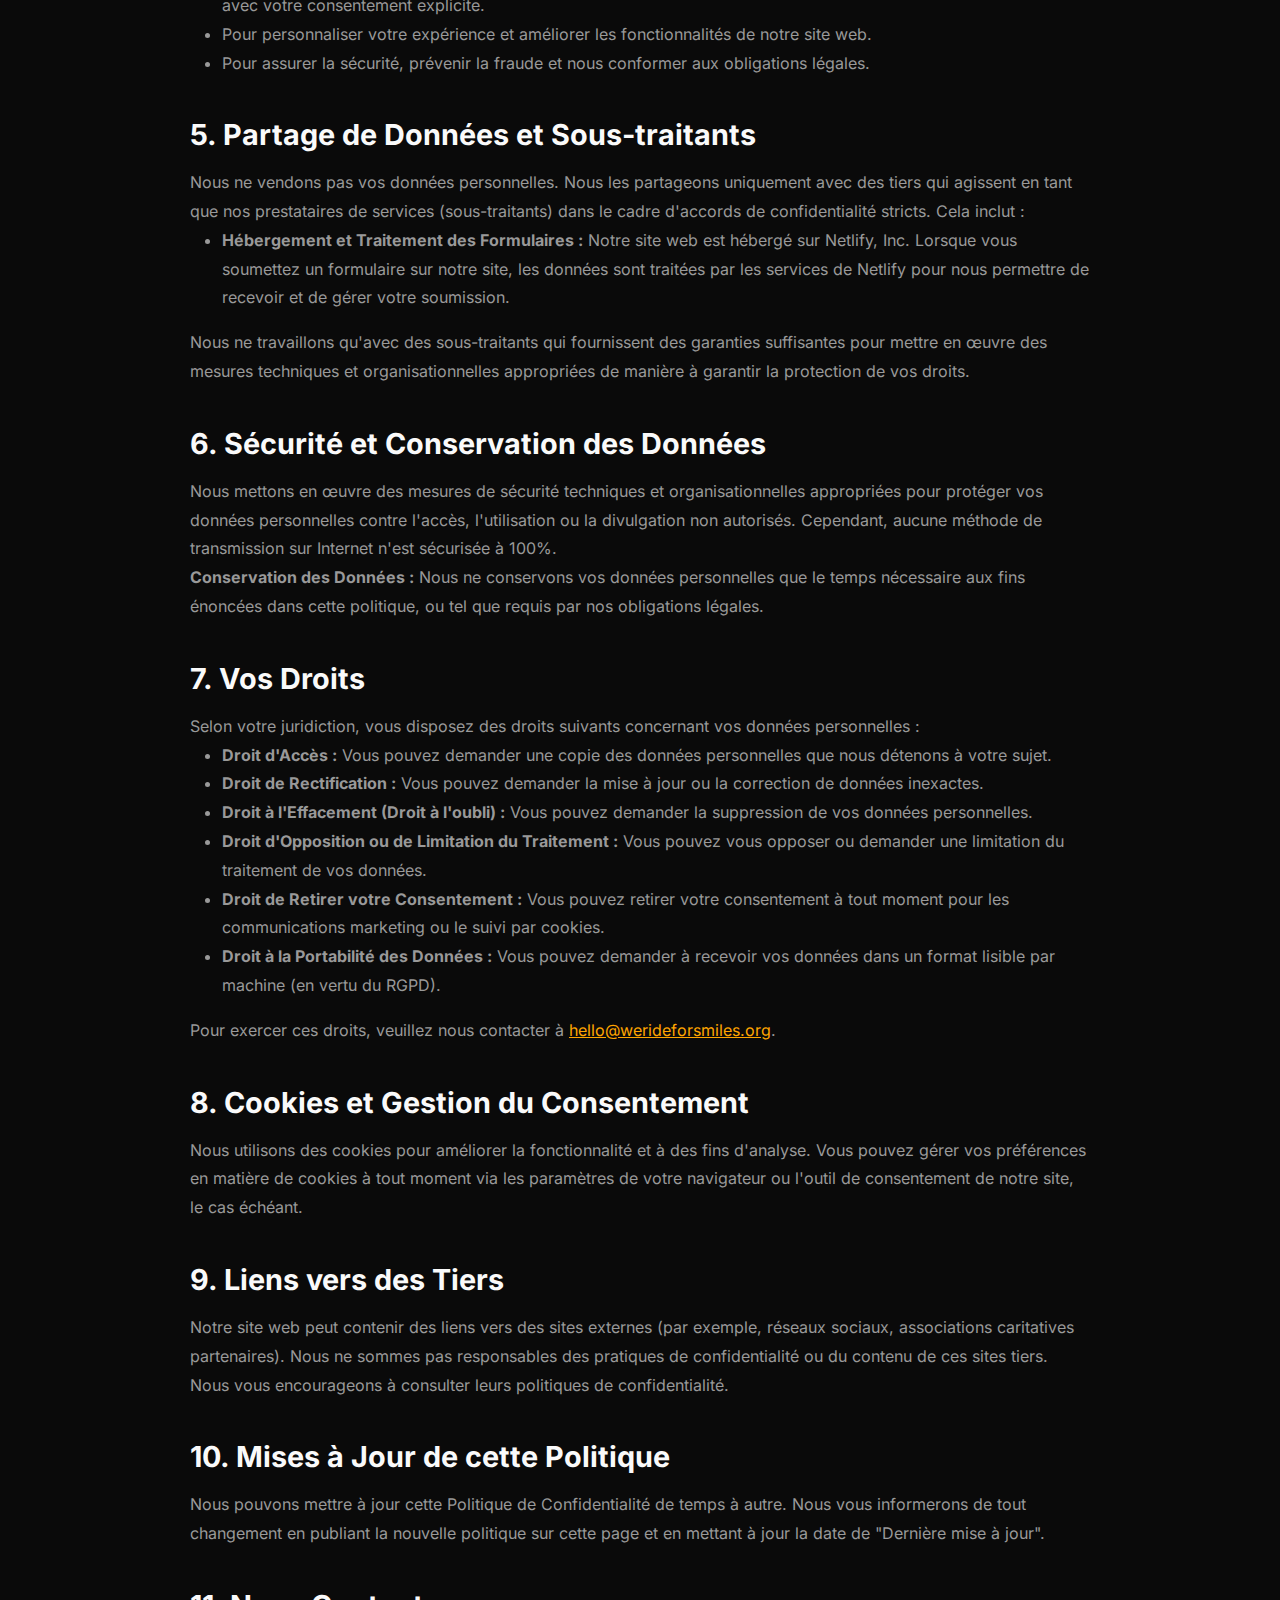
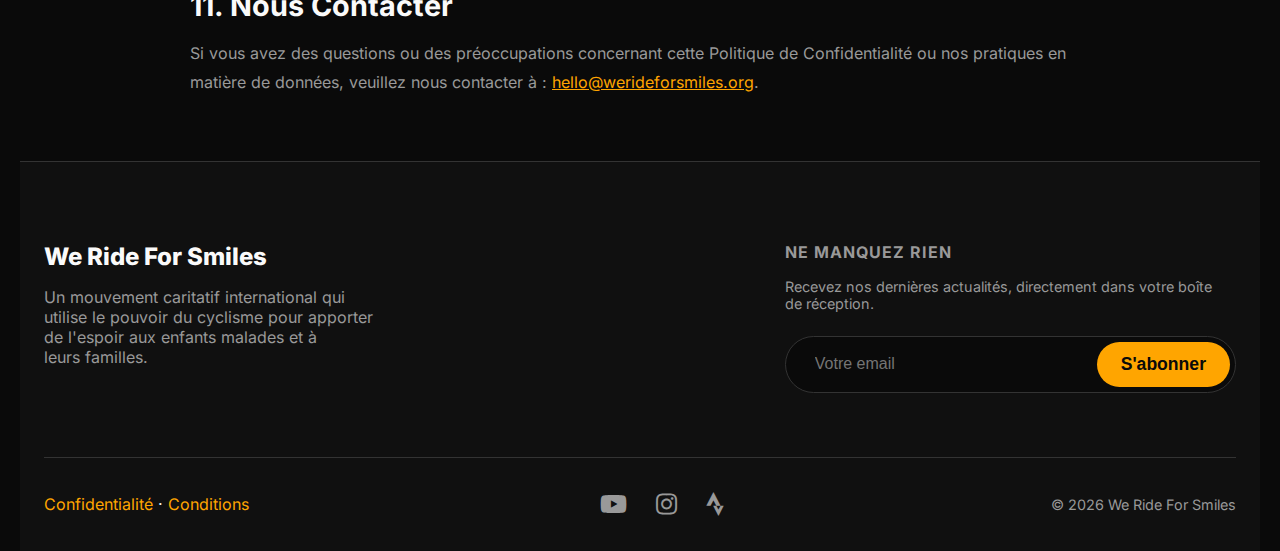
<file: wrfs/fr/privacy.html>
<!DOCTYPE html>
<html lang="fr" class="dark-mode">
<head>
    <meta charset="UTF-8">
    <meta name="viewport" content="width=device-width, initial-scale=1.0">
    <title>Politique de Confidentialité - We Ride For Smiles</title>
    <meta name="description" content="Politique de confidentialité de We Ride For Smiles, détaillant comment nous collectons, utilisons et protégeons vos données personnelles en conformité avec le RGPD, le CCPA et d'autres réglementations.">
    <meta name="author" content="Ben Morin, bemorin.com">
    <meta name="copyright" content="© 2025 We Ride For Smiles. Site créé par Ben Morin.">

    <!--
        Site créé par Ben Morin, bemorin.com. Tous droits réservés.
        Le site We Ride For Smiles et son contenu sont protégés par le droit d'auteur.
        Toute reproduction partielle ou totale est interdite sans autorisation.
    -->

    <link rel="canonical" href="https://www.werideforsmiles.org/fr/privacy.html" />
    <link rel="alternate" hreflang="en" href="https://www.werideforsmiles.org/en/privacy.html" />
    <link rel="alternate" hreflang="fr" href="https://www.werideforsmiles.org/fr/privacy.html" />
    <link rel="alternate" hreflang="es" href="https://www.werideforsmiles.org/es/privacy.html" />
    <link rel="alternate" hreflang="x-default" href="https://www.werideforsmiles.org/en/privacy.html" />

    <link rel="icon" href="../assets/wrfs_favicon.webp" type="image/png">
    <link rel="stylesheet" href="../css/fa-min.css">

    <link rel="preload" href="../fonts/inter-v19-latin-regular.woff2" as="font" type="font/woff2" crossorigin>
    <link rel="preload" href="../fonts/inter-v19-latin-italic.woff2" as="font" type="font/woff2" crossorigin>
    <link rel="preload" href="../fonts/inter-v19-latin-500.woff2" as="font" type="font/woff2" crossorigin>
    <link rel="preload" href="../fonts/inter-v19-latin-500italic.woff2" as="font" type="font/woff2" crossorigin>
    <link rel="preload" href="../fonts/inter-v19-latin-700.woff2" as="font" type="font/woff2" crossorigin>
    <link rel="preload" href="../fonts/inter-v19-latin-700italic.woff2" as="font" type="font/woff2" crossorigin>
    <link rel="preload" href="../fonts/inter-v19-latin-800.woff2" as="font" type="font/woff2" crossorigin>
    <link rel="preload" href="../fonts/inter-v19-latin-800italic.woff2" as="font" type="font/woff2" crossorigin>
    <link rel="preload" href="../fonts/inter-v19-latin-900.woff2" as="font" type="font/woff2" crossorigin>
    <link rel="preload" href="../fonts/inter-v19-latin-900italic.woff2" as="font" type="font/woff2" crossorigin>
    <style>
        /* Styles copiés de index.html pour la cohérence */
        /* inter-regular - latin */
        @font-face {
          font-display: swap; /* Check https://developer.mozilla.org/en-US/docs/Web/CSS/@font-face/font-display for other options. */
          font-family: 'Inter';
          font-style: normal;
          font-weight: 400;
          src: url('../fonts/inter-v19-latin-regular.woff2') format('woff2'); /* Chrome 36+, Opera 23+, Firefox 39+, Safari 12+, iOS 10+ */
        }
        /* inter-italic - latin */
        @font-face {
          font-display: swap; /* Check https://developer.mozilla.org/en-US/docs/Web/CSS/@font-face/font-display for other options. */
          font-family: 'Inter';
          font-style: italic;
          font-weight: 400;
          src: url('../fonts/inter-v19-latin-italic.woff2') format('woff2'); /* Chrome 36+, Opera 23+, Firefox 39+, Safari 12+, iOS 10+ */
        }
        /* inter-500 - latin */
        @font-face {
          font-display: swap; /* Check https://developer.mozilla.org/en-US/docs/Web/CSS/@font-face/font-display for other options. */
          font-family: 'Inter';
          font-style: normal;
          font-weight: 500;
          src: url('../fonts/inter-v19-latin-500.woff2') format('woff2'); /* Chrome 36+, Opera 23+, Firefox 39+, Safari 12+, iOS 10+ */
        }
        /* inter-500italic - latin */
        @font-face {
          font-display: swap; /* Check https://developer.mozilla.org/en-US/docs/Web/CSS/@font-face/font-display for other options. */
          font-family: 'Inter';
          font-style: italic;
          font-weight: 500;
          src: url('../fonts/inter-v19-latin-500italic.woff2') format('woff2'); /* Chrome 36+, Opera 23+, Firefox 39+, Safari 12+, iOS 10+ */
        }
        /* inter-700 - latin */
        @font-face {
          font-display: swap; /* Check https://developer.mozilla.org/en-US/docs/Web/CSS/@font-face/font-display for other options. */
          font-family: 'Inter';
          font-style: normal;
          font-weight: 700;
          src: url('../fonts/inter-v19-latin-700.woff2') format('woff2'); /* Chrome 36+, Opera 23+, Firefox 39+, Safari 12+, iOS 10+ */
        }
        /* inter-700italic - latin */
        @font-face {
          font-display: swap; /* Check https://developer.mozilla.org/en-US/docs/Web/CSS/@font-face/font-display for other options. */
          font-family: 'Inter';
          font-style: italic;
          font-weight: 700;
          src: url('../fonts/inter-v19-latin-700italic.woff2') format('woff2'); /* Chrome 36+, Opera 23+, Firefox 39+, Safari 12+, iOS 10+ */
        }
        /* inter-800 - latin */
        @font-face {
          font-display: swap; /* Check https://developer.mozilla.org/en-US/docs/Web/CSS/@font-face/font-display for other options. */
          font-family: 'Inter';
          font-style: normal;
          font-weight: 800;
          src: url('../fonts/inter-v19-latin-800.woff2') format('woff2'); /* Chrome 36+, Opera 23+, Firefox 39+, Safari 12+, iOS 10+ */
        }
        /* inter-800italic - latin */
        @font-face {
          font-display: swap; /* Check https://developer.mozilla.org/en-US/docs/Web/CSS/@font-face/font-display for other options. */
          font-family: 'Inter';
          font-style: italic;
          font-weight: 800;
          src: url('../fonts/inter-v19-latin-800italic.woff2') format('woff2'); /* Chrome 36+, Opera 23+, Firefox 39+, Safari 12+, iOS 10+ */
        }
        /* inter-900 - latin */
        @font-face {
          font-display: swap; /* Check https://developer.mozilla.org/en-US/docs/Web/CSS/@font-face/font-display for other options. */
          font-family: 'Inter';
          font-style: normal;
          font-weight: 900;
          src: url('../fonts/inter-v19-latin-900.woff2') format('woff2'); /* Chrome 36+, Opera 23+, Firefox 39+, Safari 12+, iOS 10+ */
        }
        /* inter-900italic - latin */
        @font-face {
          font-display: swap; /* Check https://developer.mozilla.org/en-US/docs/Web/CSS/@font-face/font-display for other options. */
          font-family: 'Inter';
          font-style: italic;
          font-weight: 900;
          src: url('../fonts/inter-v19-latin-900italic.woff2') format('woff2'); /* Chrome 36+, Opera 23+, Firefox 39+, Safari 12+, iOS 10+ */
        }
        :root {
          --font-sans: 'Inter', sans-serif;
          --color-background: #0A0A0A; --color-surface: #191919; --color-text-primary: #FAFAFA;
          --color-text-secondary: #999999; --color-primary: #FFA500; --color-primary-dark: #E59400;
          --color-border: #333333; --section-padding: 7rem 0; --container-width: 1280px;
        }
        html.light-mode {
          --color-background: #F5F5F5; --color-surface: #FFFFFF; --color-text-primary: #191919;
          --color-text-secondary: #555555; --color-border: #DDDDDD;
        }
        *, *::before, *::after { box-sizing: border-box; margin: 0; padding: 0; }
        html { scroll-behavior: smooth; }
        body { padding: 0 20px; background-color: var(--color-background); color: var(--color-text-primary); font-family: var(--font-sans); -webkit-font-smoothing: antialiased; overflow-x: hidden; transition: background-color 0.4s ease, color 0.4s ease; }
        body.mobile-nav-open { overflow: hidden; }
        body.modal-open { overflow: hidden; }
        .container { max-width: var(--container-width); margin: 0 auto; padding: 0 1.5rem; }
        h1, h2, h3 { text-wrap: balance; }
        p, .lead { text-wrap: pretty; }
        a { color: var(--color-primary); text-decoration: none; transition: color 0.3s ease; }
        a:hover { color: var(--color-primary-dark); }
        a.btn, a.navbar-brand, .charity-logo, .nav-link { text-decoration: none !important; }
        .fa, .fas, .fab, .fa-solid { font-style: normal; }
        .navbar { position: fixed; top: 0; left: 0; width: 100%; padding: 1.5rem 0; z-index: 1000; transition: background-color 0.3s ease; }
        .navbar.scrolled { background-color: rgba(10, 10, 10, 0.8); backdrop-filter: blur(10px); }
        html.light-mode .navbar.scrolled { background-color: rgba(255, 255, 255, 0.8); }
        .navbar-content { display: flex; justify-content: space-between; align-items: center; }
        .navbar-brand { font-weight: 900; font-size: 1.8rem; color: var(--color-text-primary); z-index: 1001; }
        .nav-menu { display: flex; align-items: center; gap: 1.5rem; }
        .nav-links-desktop { display: none; }
        .nav-link { color: var(--color-text-primary); font-weight: 500; margin: 0 1rem; }
        .nav-link-button { background: none; border: none; font-family: inherit; font-size: inherit; color: var(--color-text-primary); font-weight: 500; cursor: pointer; padding: 0; margin: 0 1rem; transition: color 0.3s ease; }
        .nav-link-button:hover { color: var(--color-primary-dark); }
        .nav-controls { display: flex; align-items: center; gap: 1.5rem; z-index: 1001; }
        /* --- AJOUTS POUR LA NAVIGATION MOBILE --- */
        .btn-mobile-involved {
            display: none !important;
            transition: opacity 0.3s ease, transform 0.3s ease;
        }

        @media (min-width: 992px) {
            .btn-mobile-involved {
                display: none !important;
            }
        }

        @media (max-width: 991px) {
            .nav-links-desktop .btn-desktop-involved {
                display: none !important;
            }
            .nav-controls {
                display: flex;
                align-items: center;
                gap: 1.5rem;
                transition: width 0.3s ease;
            }
            .nav-controls.scrolled-mobile {
                transition: width 0.3s ease;
            }
            .nav-controls.scrolled-mobile .lang-switcher,
            .nav-controls.scrolled-mobile .theme-switch {
                display: none;
                transform: translateY(-20px);
                transition: display 0.3s ease, transform 0.3s ease;
            }
            .nav-controls.scrolled-mobile .btn-mobile-involved {
                display: inline-block !important;
                opacity: 1;
                transform: translateY(0);
                left: auto;
                animation: fadeIn 0.3s ease forwards;
            }
        }
        @keyframes fadeIn {
            from { opacity: 0; transform: translateY(20px); }
            to { opacity: 1; transform: translateY(0); }
        }
        .lang-switcher { position: relative; }
        .lang-switcher .selected-lang { color: var(--color-text-secondary); font-weight: 700; cursor: pointer; }
        .lang-switcher .lang-dropdown { position: absolute; top: 100%; left: 50%; background-color: var(--color-surface); border: 1px solid var(--color-border); border-radius: 8px; padding: 0.5rem; margin-top: 0.5rem; list-style: none; opacity: 0; visibility: hidden; transform: translateX(-50%) translateY(10px); transition: all 0.3s ease; }
        .lang-switcher:hover .lang-dropdown { opacity: 1; visibility: visible; transform: translateX(-50%) translateY(0); }
        .lang-switcher .lang-dropdown a { display: block; padding: 0.5rem 1rem; color: var(--color-text-primary); }
        .lang-switcher .lang-dropdown a:hover { color: var(--color-primary); }
        .theme-switch { background: none; border: none; color: var(--color-text-primary); font-size: 1.2rem; cursor: pointer; line-height: 0; }
        .theme-switch svg { width: 24px; height: 24px; transition: transform 0.4s ease; }
        .nav-toggle { display: none; background: none; border: none; color: var(--color-text-primary); font-size: 1.5rem; cursor: pointer; z-index: 1001; }
        .nav-mobile-overlay { position: fixed; top: 0; left: 0; width: 100%; height: 100%; background-color: var(--color-background); z-index: 1002; display: flex; flex-direction: column; padding: 1.5rem; transform: translateY(-100%); visibility: hidden; transition: transform 0.4s cubic-bezier(0.25, 1, 0.5, 1), visibility 0s 0.4s; }
        .nav-mobile-overlay.is-active { transform: translateY(0); visibility: visible; transition: transform 0.4s cubic-bezier(0.25, 1, 0.5, 1); }
        .nav-mobile-header { display: flex; justify-content: space-between; align-items: center; width: 100%; margin-bottom: 4rem; }
        .nav-mobile-close { background: none; border: none; color: var(--color-text-primary); font-size: 2rem; cursor: pointer; }
        .nav-mobile-links { display: flex; flex-direction: column; align-items: center; justify-content: center; flex-grow: 1; }
        .nav-mobile-overlay .nav-link, .nav-mobile-overlay .nav-link-button { font-size: 2rem; margin: 1rem 0; opacity: 0; transform: translateY(20px); transition: opacity 0.4s ease, transform 0.4s ease; }
        .nav-mobile-overlay.is-active .nav-mobile-links > * { opacity: 1; transform: translateY(0); }
        .nav-mobile-overlay.is-active .nav-mobile-links > *:nth-child(1) { transition-delay: 0.2s; }
        .nav-mobile-overlay.is-active .nav-mobile-links > *:nth-child(2) { transition-delay: 0.25s; }
        .nav-mobile-overlay.is-active .nav-mobile-links > *:nth-child(3) { transition-delay: 0.3s; }
        .nav-mobile-overlay.is-active .nav-mobile-links > *:nth-child(4) { transition-delay: 0.35s; }
        .nav-mobile-overlay.is-active .nav-mobile-links > *:nth-child(5) { transition-delay: 0.4s; }
        .nav-mobile-overlay.is-active .nav-mobile-links > *:nth-child(6) { transition-delay: 0.45s; }
        .nav-mobile-overlay .btn { margin-top: 2rem; opacity: 0; transform: translateY(20px); transition: opacity 0.4s ease 0.5s, transform 0.4s ease 0.5s; }
        .nav-mobile-overlay.is-active .btn { opacity: 1; transform: translateY(0); }
        .btn { display: inline-block; padding: 0.75rem 1.5rem; border-radius: 50px; font-weight: 700; font-size: 1.1rem; text-align: center; transition: all 0.3s ease; border: none; cursor: pointer; position: relative; }
        .btn:hover { transform: scale(1.05); }
        .btn-primary { background: var(--color-primary); color: #0A0A0A; }
        .btn-primary:hover { background: var(--color-primary-dark); }
        .modal-overlay { position: fixed; top: 0; left: 0; width: 100%; height: 100%; background: rgba(0,0,0,0.85); z-index: 2000; display: flex; justify-content: center; align-items: center; opacity: 0; visibility: hidden; transition: opacity 0.3s ease, visibility 0.3s; }
        .modal-overlay.is-active { opacity: 1; visibility: visible; }
        .modal-content { background: var(--color-surface); border-radius: 12px; padding: 2.5rem; width: 90%; max-width: 850px; position: relative; transform: translateY(100%); transition: transform 0.4s cubic-bezier(0.25, 1, 0.5, 1); }
        #involve-modal .modal-content { max-height: 90vh; overflow-y: auto; }
        #involve-modal .modal-content::-webkit-scrollbar { width: 8px; }
        #involve-modal .modal-content::-webkit-scrollbar-track { background: var(--color-background); border-radius: 10px; }
        #involve-modal .modal-content::-webkit-scrollbar-thumb { background-color: var(--color-border); border-radius: 10px; border: 2px solid var(--color-background); }
        #involve-modal .modal-content::-webkit-scrollbar-thumb:hover { background-color: var(--color-primary); }
        .modal-overlay.is-active .modal-content { transform: translateY(0); }
        .modal-close { position: absolute; top: 1rem; right: 1rem; background: none; border: none; color: var(--color-text-secondary); font-size: 2rem; cursor: pointer; z-index: 10; }
        .modal-header { text-align: center; margin-bottom: 2.5rem; }
        .icon-header { color: var(--color-primary); font-size: 3rem; margin-bottom: 1rem; }
        .modal-content h3 { font-size: 1.8rem; font-weight: 800; margin-bottom: 0.5rem; }
        .modal-intro { color: var(--color-text-secondary); max-width: 500px; margin: 0 auto; }
        .form-group { margin-bottom: 1.5rem; }
        .form-group label { display: block; font-weight: 500; margin-bottom: 0.5rem; }
        .form-group input[type="text"], .form-group input[type="email"] { width: 100%; padding: 0.8rem; background: var(--color-background); border: 1px solid var(--color-border); color: var(--color-text-primary); border-radius: 6px; }
        .form-group input::placeholder { color: var(--color-text-secondary); opacity: 0.7; }
        .form-row { display: flex; flex-direction: column; gap: 1.5rem; }
        .involvement-options { display: grid; grid-template-columns: repeat(auto-fit, minmax(200px, 1fr)); gap: 1rem; margin-top: 1rem; }
        .option-card { position: relative; }
        .option-card input[type="checkbox"] { position: absolute; opacity: 0; width: 100%; height: 100%; cursor: pointer; }
        .option-label { display: flex; flex-direction: column; align-items: center; text-align: center; padding: 1.5rem; border: 2px solid var(--color-border); border-radius: 12px; transition: all 0.3s ease; cursor: pointer; height: 100%; }
        .option-label i { font-size: 2rem; margin-bottom: 0; color: var(--color-primary); transition: transform 0.3s ease; }
        .option-label-header { display: flex; align-items: center; justify-content: center; flex-direction: column; gap: 1rem; margin-bottom: 0.2rem; }
        .option-label strong { font-size: 1.1rem; color: var(--color-text-primary); }
        .option-label span { font-size: 0.9rem; color: var(--color-text-secondary); margin-top: 0.25rem; }
        .option-card:hover .option-label { border-color: var(--color-primary); transform: translateY(-5px); }
        .option-card:hover .option-label i { transform: scale(1.1); }
        .option-card input:checked + .option-label { border-color: var(--color-primary); background-color: rgba(255, 165, 0, 0.05); box-shadow: 0 0 15px rgba(255, 165, 0, 0.2); }
        .custom-checkbox-container { display: flex; justify-content: center; align-items: center; margin-top: 1.5rem; gap: 0.75rem; cursor: pointer; }
        .custom-checkbox-container input[type="checkbox"] { position: absolute; opacity: 0; }
        .custom-checkbox-container .checkbox-label { font-size: 0.9rem; color: var(--color-text-secondary); position: relative; padding-left: 30px; line-height: 22px; }
        .custom-checkbox-container .checkbox-label::before { content: ''; position: absolute; left: 0; top: 0; width: 22px; height: 22px; border: 2px solid var(--color-border); background-color: var(--color-background); border-radius: 6px; transition: all 0.2s ease; }
        .custom-checkbox-container .checkbox-label::after { content: ''; position: absolute; left: 8px; top: 4px; width: 5px; height: 10px; border: solid var(--color-background); border-width: 0 3px 3px 0; transform: rotate(45deg) scale(0); transition: transform 0.2s cubic-bezier(0.34, 1.56, 0.64, 1); }
        .custom-checkbox-container input:checked + .checkbox-label::before { background-color: var(--color-primary); border-color: var(--color-primary); }
        .custom-checkbox-container input:checked + .checkbox-label::after { transform: rotate(45deg) scale(1); }
        .btn-loader { width: 1.2em; height: 1.2em; border: 2px solid currentColor; border-right-color: transparent; border-radius: 50%; display: none; animation: spin 0.8s linear infinite; }
        .form-submit-btn.loading .btn-text { display: none; }
        .form-submit-btn.loading .btn-loader { display: inline-block; vertical-align: middle; }
        .form-submit-btn:disabled { cursor: not-allowed; opacity: 0.8; }
        @keyframes spin { to { transform: rotate(360deg); } }
        footer { padding: 5rem 0 2rem 0; text-align: left; background-color: #101010; border-top: 1px solid var(--color-border); }
        html.light-mode footer { background-color: #e9ecef; }
        .footer-grid { display: grid; grid-template-columns: 1.5fr 1fr; gap: 4rem; margin-bottom: 4rem; }
        .footer-about h3 { font-size: 1.5rem; font-weight: 800; color: var(--color-text-primary); margin-bottom: 1rem; }
        .footer-about p { color: var(--color-text-secondary); max-width: 350px; }
        .footer-newsletter h4 { font-size: 1rem; font-weight: 700; color: var(--color-text-secondary); text-transform: uppercase; letter-spacing: 1px; margin-bottom: 1rem; }
        .input-group { display: flex; border: 1px solid var(--color-border); border-radius: 50px; padding: 5px; background-color: var(--color-background); }
        .input-group input { flex-grow: 1; background: transparent; border: none; color: var(--color-text-primary); padding: 0.75rem 1.5rem; font-size: 1rem; }
        .input-group input:focus { outline: none; }
        .input-group button { flex-shrink: 0; }
        .footer-bottom { border-top: 1px solid var(--color-border); padding-top: 2rem; display: flex; justify-content: space-between; align-items: center; flex-wrap: wrap; gap: 1rem; }
        .footer-bottom p { color: var(--color-text-secondary); font-size: 0.9rem; }
        .footer-copyright { color: var(--color-text-secondary); font-size: 0.9rem; margin: 0; }
        .footer-copyright a { color: var(--color-primary); text-decoration: none; transition: color 0.3s ease; }
        .footer-copyright a:hover { color: var(--color-primary-dark); }
        .footer-socials a { color: var(--color-text-secondary); font-size: 1.5rem; margin-left: 1.5rem; transition: color 0.3s ease; }
        .footer-socials a:hover { color: var(--color-text-primary); }
        
        /* Responsive */
        @media (min-width: 992px) { .nav-links-desktop { display: flex; align-items: center; } }
        @media (max-width: 991px) { .nav-toggle { display: block; } }
        @media (min-width: 768px) { }
        @media (max-width: 767px) { 
            .modal-content { padding: 2rem 1.5rem; }
            .footer-grid { grid-template-columns: 1fr; text-align: center; } 
            .footer-about p { margin: 0 auto; text-align: center; }
            .footer-bottom { justify-content: center; flex-direction: column; gap: 1.5rem; text-align: center; }
            .footer-copyright { display: flex; flex-direction: column; gap: 0.75rem; }
            .footer-socials a { margin: 0 0.75rem; }
            #newsletter-modal .input-group {
                flex-direction: column;
                gap: 0.75rem;
                border: none;
                background-color: transparent;
                padding: 0;
            }
            #newsletter-modal .input-group input,
            #newsletter-modal .input-group button {
                width: 100%;
                border-radius: 50px !important;
            }
            #newsletter-modal .input-group input {
                border: 1px solid var(--color-border);
                padding: 1.2rem;
            }
        }
        @media (min-width: 576px) {
            .form-row { flex-direction: row; }
            .form-row .form-group { flex: 1; margin-bottom: 0; }
        }
        @media (max-width: 576px) {
          .option-label-header { flex-direction: row; gap: 0.75rem; margin-bottom: 0.75rem; }
          .involvement-options { grid-template-columns: 1fr; }
        }
        @media (max-width: 480px) {
            footer .input-group {
                flex-direction: column;
                gap: 0.75rem;
                border: none;
                background-color: transparent;
                padding: 0;
            }
            footer .input-group input,
            footer .input-group button {
                width: 100%;
                border-radius: 50px !important;
            }
            footer .input-group input {
                border: 1px solid var(--color-border);
                padding: 1.2rem;
            }
        }

        /* Styles spécifiques pour les pages légales */
        .legal-header {
            padding-top: 12rem;
            padding-bottom: 2rem;
            text-align: center;
        }
        .legal-content {
            padding: 4rem 0;
            max-width: 900px;
            margin: 0 auto;
        }
        .legal-content h2 {
            font-size: 1.8rem;
            margin-top: 2.5rem;
            margin-bottom: 1rem;
            text-align: left;
        }
        .legal-content p, .legal-content li {
            color: var(--color-text-secondary);
            line-height: 1.8;
            text-align: left;
        }
        .legal-content ul {
            padding-left: 2rem;
            margin-bottom: 1rem;
        }
        .legal-content a {
            text-decoration: underline;
        }
    </style>
</head>
<body class="dark-mode">

    <nav class="navbar scrolled" id="navbar">
        <div class="container navbar-content">
            <a href="index.html" class="navbar-brand">WRFS</a>
            <div class="nav-menu">
                <div class="nav-links-desktop">
                    <a href="index.html#mission" class="nav-link">Mission</a>
                    <a href="route.html" class="nav-link">Le Parcours</a>
                    <a href="index.html#causes" class="nav-link">Les Causes</a>
                    <a href="index.html#team" class="nav-link">L'Équipe</a>
                    <a href="index.html#faq" class="nav-link">FAQ</a>
                    <button class="nav-link-button" data-modal-trigger="newsletter-modal">Newsletter</button>
                    <button class="btn btn-primary btn-desktop-involved" data-modal-trigger="involve-modal" style="margin-left: 1rem;">Rejoindre</button>
                </div>
                <div class="nav-controls" id="nav-controls">
                    <button class="btn btn-primary btn-mobile-involved" data-modal-trigger="involve-modal">Rejoindre</button>
                    <div class="lang-switcher">
                        <span class="selected-lang">FR</span>
                        <ul class="lang-dropdown">
                            <li><a href="../en/index.html">EN</a></li>
                            <li><a href="../es/index.html">ES</a></li>
                        </ul>
                    </div>
                    <button class="theme-switch" id="theme-toggle" aria-label="Changer de thème"></button>
                </div>
                <button class="nav-toggle" id="nav-toggle" aria-label="Ouvrir le menu"><i class="fa-solid fa-bars"></i></button>
            </div>
        </div>
    </nav>
    
    <div class="nav-mobile-overlay" id="nav-mobile-overlay">
        <div class="nav-mobile-header">
            <a href="index.html" class="navbar-brand">WRFS</a>
            <button class="nav-mobile-close" id="nav-mobile-close" aria-label="Fermer le menu"><i class="fa-solid fa-xmark"></i></button>
        </div>
        <div class="nav-mobile-links">
            <a href="index.html#mission" class="nav-link">Mission</a>
            <a href="route.html" class="nav-link">Le Parcours</a>
            <a href="index.html#causes" class="nav-link">Les Causes</a>
            <a href="index.html#team" class="nav-link">L'Équipe</a>
            <a href="index.html#faq" class="nav-link">FAQ</a>
            <button class="nav-link-button" data-modal-trigger="newsletter-modal">Newsletter</button>
            <button class="btn btn-primary" data-modal-trigger="involve-modal">Rejoindre</button>
        </div>
    </div>

    <main>
        <header class="section legal-header">
            <div class="container">
                <h1>Politique de Confidentialité</h1>
                <p class="lead" style="margin-top: 1rem;">Dernière mise à jour : 3 septembre 2025</p>
            </div>
        </header>

        <section class="legal-content container">
            <h2>1. Introduction</h2>
            <p>We Ride For Smiles ("nous", "notre" ou "nos") s'engage à protéger vos données personnelles. Cette Politique de Confidentialité décrit comment nous collectons, utilisons, divulguons et protégeons vos informations lorsque vous visitez notre site web. Nos pratiques sont conçues pour être conformes au Règlement Général sur la Protection des Données (RGPD), à la Loi californienne sur la protection de la vie privée des consommateurs (CCPA), à la Loi sur la protection des renseignements personnels et les documents électroniques (LPRPDE) du Canada, et à la Loi britannique sur la protection des données de 2018.</p>

            <h2>2. Informations que nous collectons</h2>
            <p>Nous pouvons collecter les types de données personnelles suivants :</p>
            <ul>
                <li><strong>Informations Personnelles Identifiables (IPI) :</strong> Cela inclut votre nom, votre adresse e-mail et tout autre détail que vous fournissez volontairement en soumettant des formulaires sur notre site web, tels que les formulaires "S'impliquer" ou d'inscription à la newsletter.</li>
                <li><strong>Données d'Utilisation :</strong> Nous collectons automatiquement des informations techniques lorsque vous naviguez sur notre site, y compris votre adresse IP, le type de navigateur, le système d'exploitation et les pages visitées. Ces données nous aident à comprendre comment notre site web est utilisé et comment l'améliorer.</li>
                <li><strong>Cookies et Technologies de Suivi :</strong> Nous utilisons des cookies pour améliorer l'expérience utilisateur, mémoriser vos préférences (comme le choix du thème) et analyser le trafic du site. Nous pouvons utiliser une Plateforme de Gestion du Consentement (CMP) pour gérer votre consentement aux cookies de manière transparente.</li>
            </ul>

            <h2>3. Base Juridique du Traitement des Données Personnelles</h2>
            <p>Nous traitons vos données personnelles sur la base des fondements juridiques suivants :</p>
            <ul>
                <li><strong>Consentement :</strong> Lorsque vous donnez votre consentement explicite, par exemple en vous abonnant à notre newsletter, en cochant une case de consentement ou en acceptant les cookies via notre CMP.</li>
                <li><strong>Nécessité Contractuelle :</strong> Si vous vous inscrivez pour participer à un événement, nous traitons vos données pour remplir notre engagement envers vous.</li>
                <li><strong>Obligation Légale :</strong> Nous pouvons traiter vos données pour nous conformer aux lois, réglementations ou demandes légales applicables.</li>
                <li><strong>Intérêt Légitime :</strong> Nous traitons des données à des fins telles que la sécurité du site web, la prévention de la fraude et l'analyse des performances du site, qui relèvent de nos intérêts légitimes sans porter atteinte à vos droits fondamentaux.</li>
            </ul>

            <h2>4. Comment nous utilisons vos informations</h2>
            <p>Vos informations sont utilisées aux fins suivantes :</p>
            <ul>
                <li>Pour exploiter et maintenir efficacement notre site web.</li>
                <li>Pour répondre à vos demandes et gérer la participation à nos événements.</li>
                <li>Pour vous envoyer des mises à jour, des newsletters et d'autres informations sur notre mission, mais uniquement avec votre consentement explicite.</li>
                <li>Pour personnaliser votre expérience et améliorer les fonctionnalités de notre site web.</li>
                <li>Pour assurer la sécurité, prévenir la fraude et nous conformer aux obligations légales.</li>
            </ul>

            <h2>5. Partage de Données et Sous-traitants</h2>
            <p>Nous ne vendons pas vos données personnelles. Nous les partageons uniquement avec des tiers qui agissent en tant que nos prestataires de services (sous-traitants) dans le cadre d'accords de confidentialité stricts. Cela inclut :</p>
            <ul>
                <li><strong>Hébergement et Traitement des Formulaires :</strong> Notre site web est hébergé sur Netlify, Inc. Lorsque vous soumettez un formulaire sur notre site, les données sont traitées par les services de Netlify pour nous permettre de recevoir et de gérer votre soumission.</li>
            </ul>
            <p>Nous ne travaillons qu'avec des sous-traitants qui fournissent des garanties suffisantes pour mettre en œuvre des mesures techniques et organisationnelles appropriées de manière à garantir la protection de vos droits.</p>

            <h2>6. Sécurité et Conservation des Données</h2>
            <p>Nous mettons en œuvre des mesures de sécurité techniques et organisationnelles appropriées pour protéger vos données personnelles contre l'accès, l'utilisation ou la divulgation non autorisés. Cependant, aucune méthode de transmission sur Internet n'est sécurisée à 100%.</p>
            <p><strong>Conservation des Données :</strong> Nous ne conservons vos données personnelles que le temps nécessaire aux fins énoncées dans cette politique, ou tel que requis par nos obligations légales.</p>

            <h2>7. Vos Droits</h2>
            <p>Selon votre juridiction, vous disposez des droits suivants concernant vos données personnelles :</p>
            <ul>
                <li><strong>Droit d'Accès :</strong> Vous pouvez demander une copie des données personnelles que nous détenons à votre sujet.</li>
                <li><strong>Droit de Rectification :</strong> Vous pouvez demander la mise à jour ou la correction de données inexactes.</li>
                <li><strong>Droit à l'Effacement (Droit à l'oubli) :</strong> Vous pouvez demander la suppression de vos données personnelles.</li>
                <li><strong>Droit d'Opposition ou de Limitation du Traitement :</strong> Vous pouvez vous opposer ou demander une limitation du traitement de vos données.</li>
                <li><strong>Droit de Retirer votre Consentement :</strong> Vous pouvez retirer votre consentement à tout moment pour les communications marketing ou le suivi par cookies.</li>
                <li><strong>Droit à la Portabilité des Données :</strong> Vous pouvez demander à recevoir vos données dans un format lisible par machine (en vertu du RGPD).</li>
            </ul>
            <p>Pour exercer ces droits, veuillez nous contacter à <a href="mailto:hello@werideforsmiles.org">hello@werideforsmiles.org</a>.</p>

            <h2>8. Cookies et Gestion du Consentement</h2>
            <p>Nous utilisons des cookies pour améliorer la fonctionnalité et à des fins d'analyse. Vous pouvez gérer vos préférences en matière de cookies à tout moment via les paramètres de votre navigateur ou l'outil de consentement de notre site, le cas échéant.</p>

            <h2>9. Liens vers des Tiers</h2>
            <p>Notre site web peut contenir des liens vers des sites externes (par exemple, réseaux sociaux, associations caritatives partenaires). Nous ne sommes pas responsables des pratiques de confidentialité ou du contenu de ces sites tiers. Nous vous encourageons à consulter leurs politiques de confidentialité.</p>
            
            <h2>10. Mises à Jour de cette Politique</h2>
            <p>Nous pouvons mettre à jour cette Politique de Confidentialité de temps à autre. Nous vous informerons de tout changement en publiant la nouvelle politique sur cette page et en mettant à jour la date de "Dernière mise à jour".</p>

            <h2>11. Nous Contacter</h2>
            <p>Si vous avez des questions ou des préoccupations concernant cette Politique de Confidentialité ou nos pratiques en matière de données, veuillez nous contacter à : <a href="mailto:hello@werideforsmiles.org">hello@werideforsmiles.org</a>.</p>
        </section>
    </main>

    <footer id="footer">
        <div class="container">
            <div class="footer-grid">
                <div class="footer-about"><h3>We Ride For Smiles</h3><p>Un mouvement caritatif international qui utilise le pouvoir du cyclisme pour apporter de l'espoir aux enfants malades et à leurs familles.</p></div>
                <div class="footer-newsletter">
                    <h4>Ne manquez rien</h4>
                    <p style="font-size: 0.9rem; color: var(--color-text-secondary); margin-bottom: 1.5rem;">Recevez nos dernières actualités, directement dans votre boîte de réception.</p>
                    <form name="newsletter-fr" method="POST" data-netlify="true">
                        <input type="hidden" name="form-name" value="newsletter-fr" />
                        <div class="input-group">
                           <input type="email" name="email" placeholder="Votre email" required>
                           <button type="submit" class="btn btn-primary form-submit-btn">
                               <span class="btn-text">S'abonner</span>
                               <span class="btn-loader"></span>
                           </button>
                        </div>
                    </form>
                </div>
            </div>
            <div class="footer-bottom">
                <span class="footer-links"><a href="privacy.html">Confidentialité</a> &middot; <a href="terms.html">Conditions</a></span>
                <div class="footer-socials">
                    <a href="https://www.youtube.com/@werideforsmiles" target="_blank" aria-label="YouTube"><i class="fab fa-youtube"></i></a>
                    <a href="https://www.instagram.com/werideforsmiles/" target="_blank" aria-label="Instagram"><i class="fab fa-instagram"></i></a>
                    <a href="https://www.strava.com/clubs/werideforsmiles" target="_blank" aria-label="Strava"><i class="fab fa-strava"></i></a>
                </div>
                <p>&copy; <span id="copyright-year"></span> We Ride For Smiles</p>
            </div>
        </div>
    </footer>

    <div class="modal-overlay" id="involve-modal">
        <div class="modal-content">
            <button class="modal-close" data-modal-close>&times;</button>
            <div class="modal-header">
                <h3>Devenez un moteur de cette aventure !</h3>
                <p class="modal-intro">Chaque aide, petite ou grande, sur le terrain ou à distance, est un coup de pédale de plus pour les enfants. Découvrez comment vous pouvez faire la différence.</p>
            </div>
            <form name="get-involved-fr-improved" method="POST" data-netlify="true">
                <input type="hidden" name="form-name" value="get-involved-fr-improved" />
                
                <div class="form-row">
                    <div class="form-group">
                        <label for="firstname-privacy">Prénom</label>
                        <input type="text" id="firstname-privacy" name="firstname" placeholder="Ex: Jean" required>
                    </div>
                    <div class="form-group">
                        <label for="email-privacy">Email</label>
                        <input type="email" id="email-privacy" name="email" placeholder="Ex: jean.dupont@email.com" required>
                    </div>
                </div>

                <div class="form-group" style="margin-top: 2.5rem;">
                    <label>Comment aimeriez-vous nous soutenir ?</label>
                    <div class="involvement-options">
                        <div class="option-card">
                            <input type="checkbox" name="involvement_ride" value="ride" id="role-ride">
                            <label for="role-ride" class="option-label">
                                <div class="option-label-header">
                                    <i class="fa-solid fa-bicycle"></i>
                                    <strong>Rouler avec nous</strong>
                                </div>
                                <span>Rejoindre le défi.</span>
                            </label>
                        </div>
                        <div class="option-card">
                            <input type="checkbox" name="involvement_event_volunteer" value="event_volunteer" id="role-event">
                            <label for="role-event" class="option-label">
                                <div class="option-label-header">
                                    <i class="fa-solid fa-flag-checkered"></i>
                                    <strong>Être volontaire</strong>
                                </div>
                                <span>Aider sur le terrain.</span>
                            </label>
                        </div>
                        <div class="option-card">
                            <input type="checkbox" name="involvement_partner" value="partner" id="role-partner">
                            <label for="role-partner" class="option-label">
                                <div class="option-label-header">
                                    <i class="fa-solid fa-handshake"></i>
                                    <strong>Devenir partenaire</strong>
                                </div>
                                <span>Associer votre entreprise.</span>
                            </label>
                        </div>
                        <div class="option-card">
                            <input type="checkbox" name="involvement_donation" value="donation" id="role-donation">
                            <label for="role-donation" class="option-label">
                                <div class="option-label-header">
                                    <i class="fa-solid fa-hand-holding-dollar"></i>
                                    <strong>Faire un don</strong>
                                </div>
                                <span>Apporter un soutien financier.</span>
                            </label>
                        </div>
                        <div class="option-card">
                            <input type="checkbox" name="involvement_remote_volunteer" value="remote_volunteer" id="role-remote">
                            <label for="role-remote" class="option-label">
                                <div class="option-label-header">
                                    <i class="fa-solid fa-laptop"></i>
                                    <strong>Aider à distance</strong>
                                </div>
                                <span>Communication, etc.</span>
                            </label>
                        </div>
                    </div>
                </div>

                <button type="submit" class="btn btn-primary form-submit-btn" style="width: 100%; margin-top: 1rem;">
                    <span class="btn-text">Envoyer ma proposition</span>
                    <span class="btn-loader"></span>
                </button>
            </form>
        </div>
    </div>

    <div class="modal-overlay" id="newsletter-modal">
        <div class="modal-content">
            <button class="modal-close" data-modal-close>&times;</button>
            <div class="modal-header">
                <i class="fa-solid fa-envelope-open-text icon-header"></i>
                <h3>Ne manquez rien de l'aventure !</h3>
                <p class="modal-intro">Rejoignez notre communauté et recevez les informations clés sur le défi, directement dans votre boîte de réception.</p>
            </div>
            <form name="newsletter-popup-fr-rgpd" method="POST" data-netlify="true">
                <input type="hidden" name="form-name" value="newsletter-popup-fr-rgpd" />
                <div class="input-group">
                   <input type="email" name="email" placeholder="Votre meilleur email" required>
                   <button type="submit" class="btn btn-primary form-submit-btn">
                       <span class="btn-text">Je m'inscris</span>
                       <span class="btn-loader"></span>
                   </button>
                </div>
                <label class="custom-checkbox-container">
                    <input type="checkbox" name="consent" id="consent-modal-privacy" required>
                    <span class="checkbox-label">
                        J'accepte de recevoir des nouvelles du projet. (<a href="privacy.html" target="_blank">Politique de Confidentialité</a>)
                    </span>
                </label>
            </form>
        </div>
    </div>

    <script>
        // Script complet copié de index.html
        document.addEventListener('DOMContentLoaded', () => {
            const copyrightYearEl = document.getElementById('copyright-year');
            if (copyrightYearEl) copyrightYearEl.textContent = new Date().getFullYear();
            const navbar = document.querySelector('.navbar');
            window.addEventListener('scroll', () => navbar?.classList.toggle('scrolled', window.scrollY > 50));

            const navToggle = document.getElementById('nav-toggle');
            const mobileNav = document.getElementById('nav-mobile-overlay');
            const navClose = document.getElementById('nav-mobile-close');
            const body = document.body;

            if (navToggle && mobileNav && navClose) {
                const openMobileNav = () => { mobileNav.classList.add('is-active'); body.classList.add('mobile-nav-open'); };
                const closeMobileNav = () => { mobileNav.classList.remove('is-active'); body.classList.remove('mobile-nav-open'); };
                navToggle.addEventListener('click', (e) => { e.stopPropagation(); openMobileNav(); });
                navClose.addEventListener('click', closeMobileNav);
                mobileNav.querySelectorAll('a, button').forEach(link => {
                    link.addEventListener('click', (e) => { 
                        if (e.currentTarget.dataset.modalTrigger) {
                           // Garder la nav mobile ouverte si une modale est ouverte depuis celle-ci
                        } else if (e.currentTarget.getAttribute('href')?.startsWith('index.html#')) {
                           closeMobileNav();
                        }
                    });
                });
            }

            const modalTriggers = document.querySelectorAll('[data-modal-trigger]');
            const modals = document.querySelectorAll('.modal-overlay');
            const openModal = (modalId) => {
                const modal = document.getElementById(modalId);
                if (modal) { modal.classList.add('is-active'); body.classList.add('modal-open'); }
            };
            const closeModal = (modal) => {
                modal.classList.remove('is-active');
                body.classList.remove('modal-open');
            };
            modalTriggers.forEach(trigger => trigger.addEventListener('click', (e) => { e.preventDefault(); e.stopPropagation(); openModal(trigger.dataset.modalTrigger); }));
            modals.forEach(modal => {
                modal.addEventListener('click', (e) => { if (e.target === modal) closeModal(modal); });
                modal.querySelector('[data-modal-close]')?.addEventListener('click', () => closeModal(modal));
            });

            document.querySelectorAll('form[data-netlify="true"]').forEach(form => {
                form.addEventListener('submit', (e) => {
                    const submitBtn = form.querySelector('.form-submit-btn');
                    if (submitBtn) { submitBtn.classList.add('loading'); submitBtn.disabled = true; }
                });
            });

            const themeToggle = document.getElementById('theme-toggle');
            const htmlEl = document.documentElement;
            const sunIconSVG = `<svg viewBox="0 0 24 24" fill="none" stroke="currentColor" stroke-width="2" stroke-linecap="round" stroke-linejoin="round"><circle cx="12" cy="12" r="5"></circle><line x1="12" y1="1" x2="12" y2="3"></line><line x1="12" y1="21" x2="12" y2="23"></line><line x1="4.22" y1="4.22" x2="5.64" y2="5.64"></line><line x1="18.36" y1="18.36" x2="19.78" y2="19.78"></line><line x1="1" y1="12" x2="3" y2="12"></line><line x1="21" y1="12" x2="23" y2="12"></line><line x1="4.22" y1="19.78" x2="5.64" y2="18.36"></line><line x1="18.36" y1="5.64" x2="19.78" y2="4.22"></line></svg>`;
            const moonIconSVG = `<svg viewBox="0 0 24 24" fill="none" stroke="currentColor" stroke-width="2" stroke-linecap="round" stroke-linejoin="round"><path d="M21 12.79A9 9 0 1 1 11.21 3 7 7 0 0 0 21 12.79z"></path></svg>`;
            const setTheme = (theme) => {
                htmlEl.className = theme + '-mode';
                localStorage.setItem('theme', theme);
                if (themeToggle) themeToggle.innerHTML = theme === 'dark' ? sunIconSVG : moonIconSVG;
            };
            const savedTheme = localStorage.getItem('theme') || 'dark';
            setTheme(savedTheme);
            htmlEl.classList.add('scrolled'); // Garder la nav opaque sur les pages légales
            themeToggle?.addEventListener('click', () => setTheme(htmlEl.classList.contains('dark-mode') ? 'light' : 'dark'));
            
            const navControls = document.getElementById('nav-controls');
            window.addEventListener('scroll', () => {
                if (window.innerWidth <= 991) {
                    if (window.scrollY > 100) {
                        navControls.classList.add('scrolled-mobile');
                    } else {
                        navControls.classList.remove('scrolled-mobile');
                    }
                }
            });
        });
    </script>
</body>
</html>
</file>
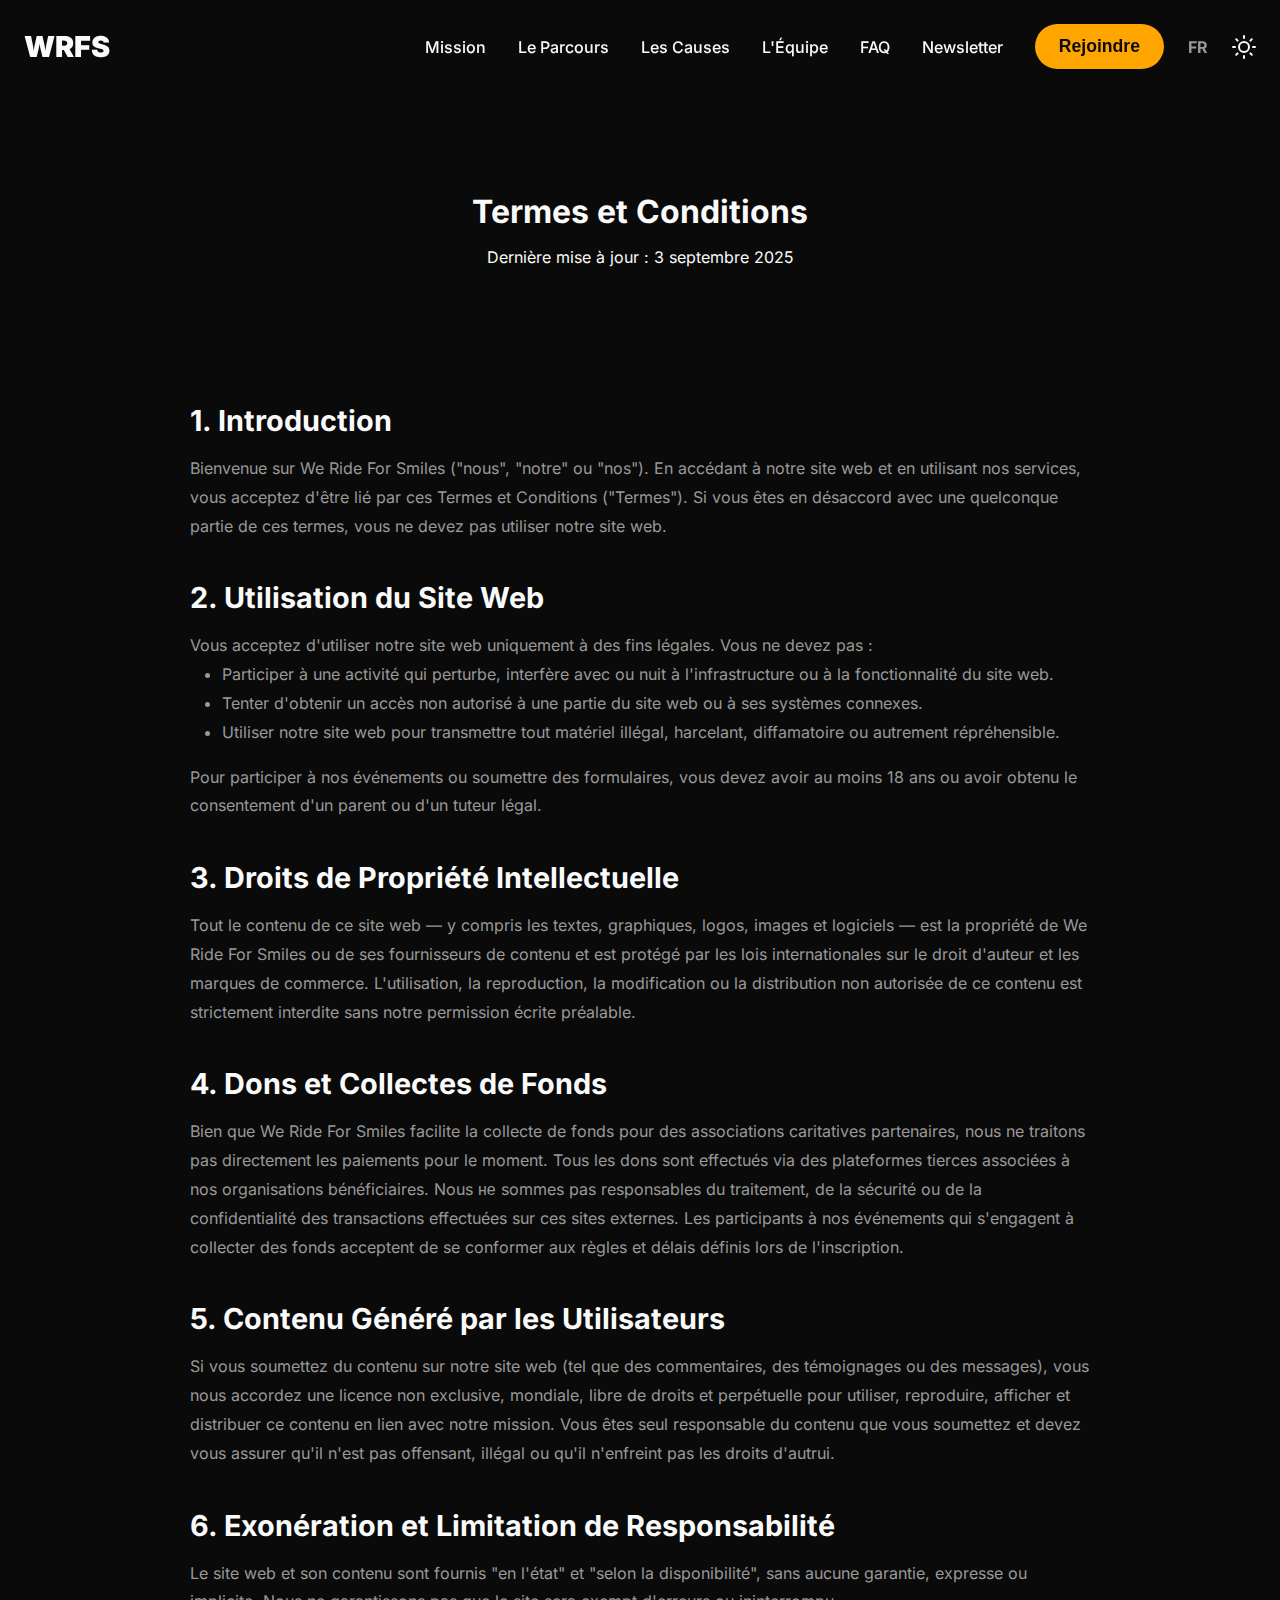
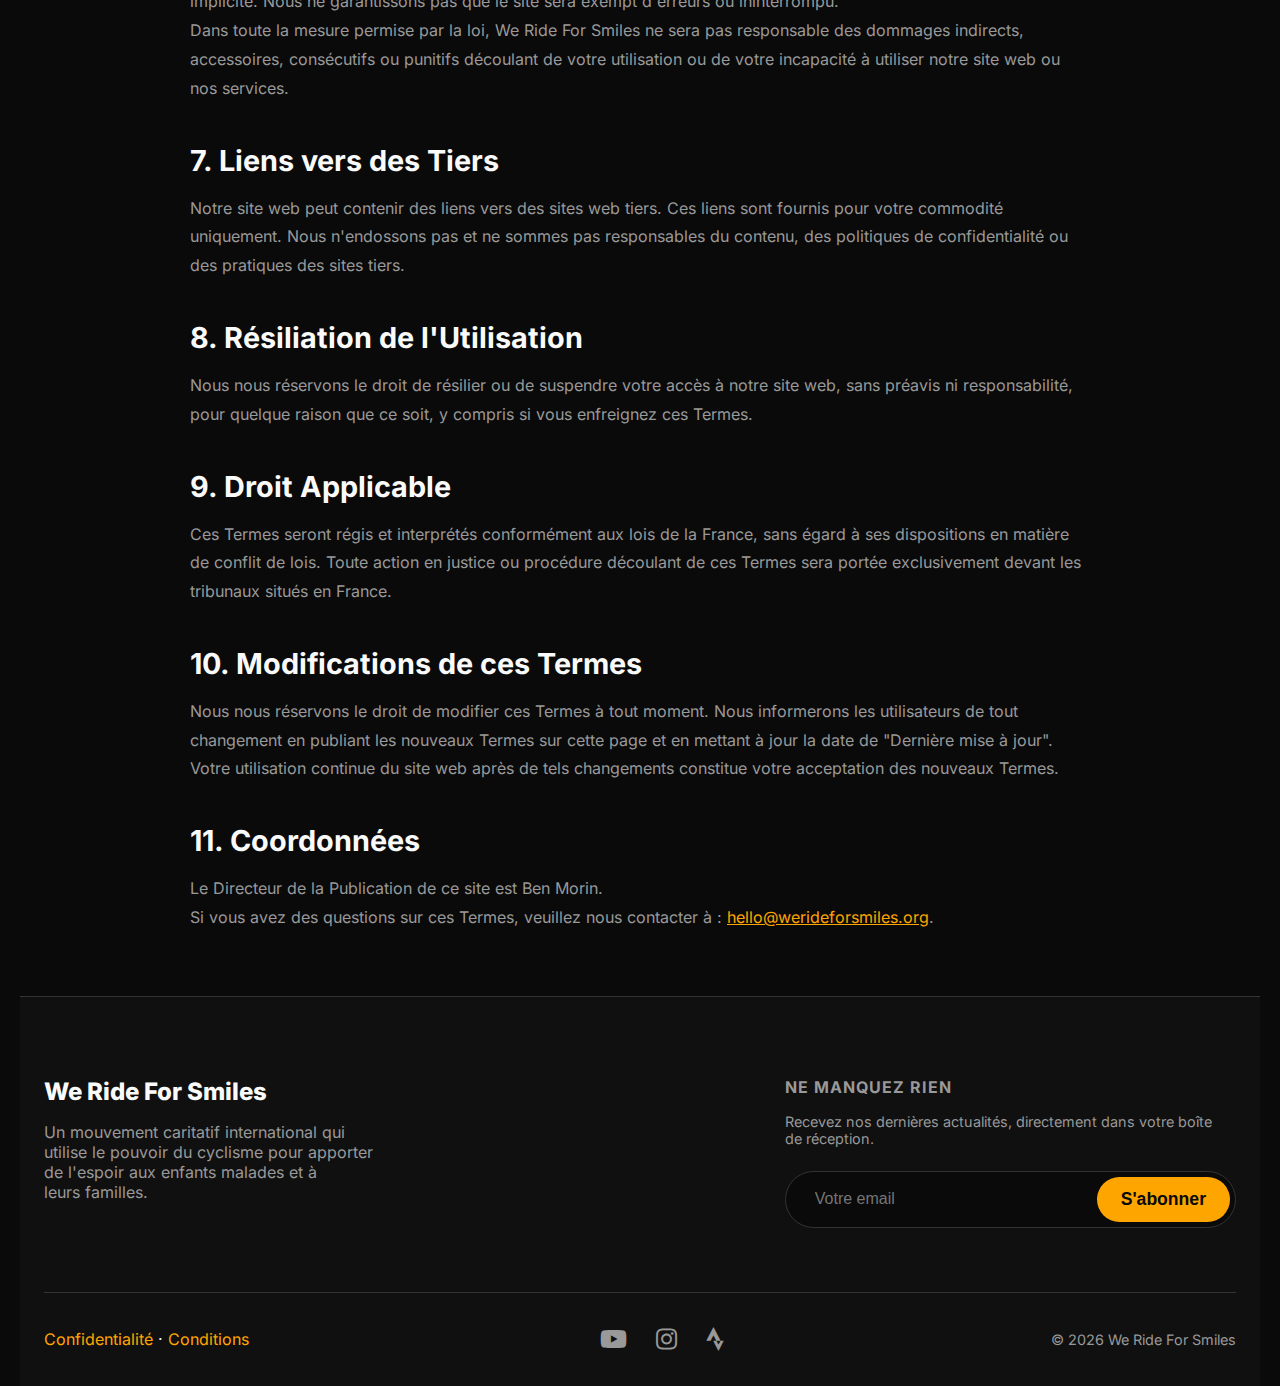
<file: wrfs/fr/terms.html>
<!DOCTYPE html>
<html lang="fr" class="dark-mode">
<head>
    <meta charset="UTF-8">
    <meta name="viewport" content="width=device-width, initial-scale=1.0">
    <title>Termes et Conditions - We Ride For Smiles</title>
    <meta name="description" content="Termes et Conditions pour l'utilisation du site web de We Ride For Smiles et la participation à nos événements.">
    <meta name="author" content="Ben Morin, bemorin.com">
    <meta name="copyright" content="© 2025 We Ride For Smiles. Site créé par Ben Morin.">

    <!--
        Site créé par Ben Morin, bemorin.com. Tous droits réservés.
        Le site We Ride For Smiles et son contenu sont protégés par le droit d'auteur.
        Toute reproduction partielle ou totale est interdite sans autorisation.
    -->

    <link rel="canonical" href="https://www.werideforsmiles.org/fr/terms.html" />
    <link rel="alternate" hreflang="en" href="https://www.werideforsmiles.org/en/terms.html" />
    <link rel="alternate" hreflang="fr" href="https://www.werideforsmiles.org/fr/terms.html" />
    <link rel="alternate" hreflang="es" href="https://www.werideforsmiles.org/es/terms.html" />
    <link rel="alternate" hreflang="x-default" href="https://www.werideforsmiles.org/en/terms.html" />

    <link rel="icon" href="../assets/wrfs_favicon.webp" type="image/png">
    <link rel="stylesheet" href="../css/fa-min.css">

    <link rel="preload" href="../fonts/inter-v19-latin-regular.woff2" as="font" type="font/woff2" crossorigin>
    <link rel="preload" href="../fonts/inter-v19-latin-italic.woff2" as="font" type="font/woff2" crossorigin>
    <link rel="preload" href="../fonts/inter-v19-latin-500.woff2" as="font" type="font/woff2" crossorigin>
    <link rel="preload" href="../fonts/inter-v19-latin-500italic.woff2" as="font" type="font/woff2" crossorigin>
    <link rel="preload" href="../fonts/inter-v19-latin-700.woff2" as="font" type="font/woff2" crossorigin>
    <link rel="preload" href="../fonts/inter-v19-latin-700italic.woff2" as="font" type="font/woff2" crossorigin>
    <link rel="preload" href="../fonts/inter-v19-latin-800.woff2" as="font" type="font/woff2" crossorigin>
    <link rel="preload" href="../fonts/inter-v19-latin-800italic.woff2" as="font" type="font/woff2" crossorigin>
    <link rel="preload" href="../fonts/inter-v19-latin-900.woff2" as="font" type="font/woff2" crossorigin>
    <link rel="preload" href="../fonts/inter-v19-latin-900italic.woff2" as="font" type="font/woff2" crossorigin>
    <style>
        /* Styles copiés de index.html pour la cohérence */
        /* inter-regular - latin */
        @font-face {
          font-display: swap; /* Check https://developer.mozilla.org/en-US/docs/Web/CSS/@font-face/font-display for other options. */
          font-family: 'Inter';
          font-style: normal;
          font-weight: 400;
          src: url('../fonts/inter-v19-latin-regular.woff2') format('woff2'); /* Chrome 36+, Opera 23+, Firefox 39+, Safari 12+, iOS 10+ */
        }
        /* inter-italic - latin */
        @font-face {
          font-display: swap; /* Check https://developer.mozilla.org/en-US/docs/Web/CSS/@font-face/font-display for other options. */
          font-family: 'Inter';
          font-style: italic;
          font-weight: 400;
          src: url('../fonts/inter-v19-latin-italic.woff2') format('woff2'); /* Chrome 36+, Opera 23+, Firefox 39+, Safari 12+, iOS 10+ */
        }
        /* inter-500 - latin */
        @font-face {
          font-display: swap; /* Check https://developer.mozilla.org/en-US/docs/Web/CSS/@font-face/font-display for other options. */
          font-family: 'Inter';
          font-style: normal;
          font-weight: 500;
          src: url('../fonts/inter-v19-latin-500.woff2') format('woff2'); /* Chrome 36+, Opera 23+, Firefox 39+, Safari 12+, iOS 10+ */
        }
        /* inter-500italic - latin */
        @font-face {
          font-display: swap; /* Check https://developer.mozilla.org/en-US/docs/Web/CSS/@font-face/font-display for other options. */
          font-family: 'Inter';
          font-style: italic;
          font-weight: 500;
          src: url('../fonts/inter-v19-latin-500italic.woff2') format('woff2'); /* Chrome 36+, Opera 23+, Firefox 39+, Safari 12+, iOS 10+ */
        }
        /* inter-700 - latin */
        @font-face {
          font-display: swap; /* Check https://developer.mozilla.org/en-US/docs/Web/CSS/@font-face/font-display for other options. */
          font-family: 'Inter';
          font-style: normal;
          font-weight: 700;
          src: url('../fonts/inter-v19-latin-700.woff2') format('woff2'); /* Chrome 36+, Opera 23+, Firefox 39+, Safari 12+, iOS 10+ */
        }
        /* inter-700italic - latin */
        @font-face {
          font-display: swap; /* Check https://developer.mozilla.org/en-US/docs/Web/CSS/@font-face/font-display for other options. */
          font-family: 'Inter';
          font-style: italic;
          font-weight: 700;
          src: url('../fonts/inter-v19-latin-700italic.woff2') format('woff2'); /* Chrome 36+, Opera 23+, Firefox 39+, Safari 12+, iOS 10+ */
        }
        /* inter-800 - latin */
        @font-face {
          font-display: swap; /* Check https://developer.mozilla.org/en-US/docs/Web/CSS/@font-face/font-display for other options. */
          font-family: 'Inter';
          font-style: normal;
          font-weight: 800;
          src: url('../fonts/inter-v19-latin-800.woff2') format('woff2'); /* Chrome 36+, Opera 23+, Firefox 39+, Safari 12+, iOS 10+ */
        }
        /* inter-800italic - latin */
        @font-face {
          font-display: swap; /* Check https://developer.mozilla.org/en-US/docs/Web/CSS/@font-face/font-display for other options. */
          font-family: 'Inter';
          font-style: italic;
          font-weight: 800;
          src: url('../fonts/inter-v19-latin-800italic.woff2') format('woff2'); /* Chrome 36+, Opera 23+, Firefox 39+, Safari 12+, iOS 10+ */
        }
        /* inter-900 - latin */
        @font-face {
          font-display: swap; /* Check https://developer.mozilla.org/en-US/docs/Web/CSS/@font-face/font-display for other options. */
          font-family: 'Inter';
          font-style: normal;
          font-weight: 900;
          src: url('../fonts/inter-v19-latin-900.woff2') format('woff2'); /* Chrome 36+, Opera 23+, Firefox 39+, Safari 12+, iOS 10+ */
        }
        /* inter-900italic - latin */
        @font-face {
          font-display: swap; /* Check https://developer.mozilla.org/en-US/docs/Web/CSS/@font-face/font-display for other options. */
          font-family: 'Inter';
          font-style: italic;
          font-weight: 900;
          src: url('../fonts/inter-v19-latin-900italic.woff2') format('woff2'); /* Chrome 36+, Opera 23+, Firefox 39+, Safari 12+, iOS 10+ */
        }
        :root {
          --font-sans: 'Inter', sans-serif;
          --color-background: #0A0A0A; --color-surface: #191919; --color-text-primary: #FAFAFA;
          --color-text-secondary: #999999; --color-primary: #FFA500; --color-primary-dark: #E59400;
          --color-border: #333333; --section-padding: 7rem 0; --container-width: 1280px;
        }
        html.light-mode {
          --color-background: #F5F5F5; --color-surface: #FFFFFF; --color-text-primary: #191919;
          --color-text-secondary: #555555; --color-border: #DDDDDD;
        }
        *, *::before, *::after { box-sizing: border-box; margin: 0; padding: 0; }
        html { scroll-behavior: smooth; }
        body { padding: 0 20px; background-color: var(--color-background); color: var(--color-text-primary); font-family: var(--font-sans); -webkit-font-smoothing: antialiased; overflow-x: hidden; transition: background-color 0.4s ease, color 0.4s ease; }
        body.mobile-nav-open { overflow: hidden; }
        body.modal-open { overflow: hidden; }
        .container { max-width: var(--container-width); margin: 0 auto; padding: 0 1.5rem; }
        h1, h2, h3 { text-wrap: balance; }
        p, .lead { text-wrap: pretty; }
        a { color: var(--color-primary); text-decoration: none; transition: color 0.3s ease; }
        a:hover { color: var(--color-primary-dark); }
        a.btn, a.navbar-brand, .charity-logo, .nav-link { text-decoration: none !important; }
        .fa, .fas, .fab, .fa-solid { font-style: normal; }
        .navbar { position: fixed; top: 0; left: 0; width: 100%; padding: 1.5rem 0; z-index: 1000; transition: background-color 0.3s ease; }
        .navbar.scrolled { background-color: rgba(10, 10, 10, 0.8); backdrop-filter: blur(10px); }
        html.light-mode .navbar.scrolled { background-color: rgba(255, 255, 255, 0.8); }
        .navbar-content { display: flex; justify-content: space-between; align-items: center; }
        .navbar-brand { font-weight: 900; font-size: 1.8rem; color: var(--color-text-primary); z-index: 1001; }
        .nav-menu { display: flex; align-items: center; gap: 1.5rem; }
        .nav-links-desktop { display: none; }
        .nav-link { color: var(--color-text-primary); font-weight: 500; margin: 0 1rem; }
        .nav-link-button { background: none; border: none; font-family: inherit; font-size: inherit; color: var(--color-text-primary); font-weight: 500; cursor: pointer; padding: 0; margin: 0 1rem; transition: color 0.3s ease; }
        .nav-link-button:hover { color: var(--color-primary-dark); }
        .nav-controls { display: flex; align-items: center; gap: 1.5rem; z-index: 1001; }
        /* --- AJOUTS POUR LA NAVIGATION MOBILE --- */
        .btn-mobile-involved {
            display: none !important;
            transition: opacity 0.3s ease, transform 0.3s ease;
        }

        @media (min-width: 992px) {
            .btn-mobile-involved {
                display: none !important;
            }
        }

        @media (max-width: 991px) {
            .nav-links-desktop .btn-desktop-involved {
                display: none !important;
            }
            .nav-controls {
                display: flex;
                align-items: center;
                gap: 1.5rem;
                transition: width 0.3s ease;
            }
            .nav-controls.scrolled-mobile {
                transition: width 0.3s ease;
            }
            .nav-controls.scrolled-mobile .lang-switcher,
            .nav-controls.scrolled-mobile .theme-switch {
                display: none;
                transform: translateY(-20px);
                transition: display 0.3s ease, transform 0.3s ease;
            }
            .nav-controls.scrolled-mobile .btn-mobile-involved {
                display: inline-block !important;
                opacity: 1;
                transform: translateY(0);
                left: auto;
                animation: fadeIn 0.3s ease forwards;
            }
        }
        @keyframes fadeIn {
            from { opacity: 0; transform: translateY(20px); }
            to { opacity: 1; transform: translateY(0); }
        }
        .lang-switcher { position: relative; }
        .lang-switcher .selected-lang { color: var(--color-text-secondary); font-weight: 700; cursor: pointer; }
        .lang-switcher .lang-dropdown { position: absolute; top: 100%; left: 50%; background-color: var(--color-surface); border: 1px solid var(--color-border); border-radius: 8px; padding: 0.5rem; margin-top: 0.5rem; list-style: none; opacity: 0; visibility: hidden; transform: translateX(-50%) translateY(10px); transition: all 0.3s ease; }
        .lang-switcher:hover .lang-dropdown { opacity: 1; visibility: visible; transform: translateX(-50%) translateY(0); }
        .lang-switcher .lang-dropdown a { display: block; padding: 0.5rem 1rem; color: var(--color-text-primary); }
        .lang-switcher .lang-dropdown a:hover { color: var(--color-primary); }
        .theme-switch { background: none; border: none; color: var(--color-text-primary); font-size: 1.2rem; cursor: pointer; line-height: 0; }
        .theme-switch svg { width: 24px; height: 24px; transition: transform 0.4s ease; }
        .nav-toggle { display: none; background: none; border: none; color: var(--color-text-primary); font-size: 1.5rem; cursor: pointer; z-index: 1001; }
        .nav-mobile-overlay { position: fixed; top: 0; left: 0; width: 100%; height: 100%; background-color: var(--color-background); z-index: 1002; display: flex; flex-direction: column; padding: 1.5rem; transform: translateY(-100%); visibility: hidden; transition: transform 0.4s cubic-bezier(0.25, 1, 0.5, 1), visibility 0s 0.4s; }
        .nav-mobile-overlay.is-active { transform: translateY(0); visibility: visible; transition: transform 0.4s cubic-bezier(0.25, 1, 0.5, 1); }
        .nav-mobile-header { display: flex; justify-content: space-between; align-items: center; width: 100%; margin-bottom: 4rem; }
        .nav-mobile-close { background: none; border: none; color: var(--color-text-primary); font-size: 2rem; cursor: pointer; }
        .nav-mobile-links { display: flex; flex-direction: column; align-items: center; justify-content: center; flex-grow: 1; }
        .nav-mobile-overlay .nav-link, .nav-mobile-overlay .nav-link-button { font-size: 2rem; margin: 1rem 0; opacity: 0; transform: translateY(20px); transition: opacity 0.4s ease, transform 0.4s ease; }
        .nav-mobile-overlay.is-active .nav-mobile-links > * { opacity: 1; transform: translateY(0); }
        .nav-mobile-overlay.is-active .nav-mobile-links > *:nth-child(1) { transition-delay: 0.2s; }
        .nav-mobile-overlay.is-active .nav-mobile-links > *:nth-child(2) { transition-delay: 0.25s; }
        .nav-mobile-overlay.is-active .nav-mobile-links > *:nth-child(3) { transition-delay: 0.3s; }
        .nav-mobile-overlay.is-active .nav-mobile-links > *:nth-child(4) { transition-delay: 0.35s; }
        .nav-mobile-overlay.is-active .nav-mobile-links > *:nth-child(5) { transition-delay: 0.4s; }
        .nav-mobile-overlay.is-active .nav-mobile-links > *:nth-child(6) { transition-delay: 0.45s; }
        .nav-mobile-overlay .btn { margin-top: 2rem; opacity: 0; transform: translateY(20px); transition: opacity 0.4s ease 0.5s, transform 0.4s ease 0.5s; }
        .nav-mobile-overlay.is-active .btn { opacity: 1; transform: translateY(0); }
        .btn { display: inline-block; padding: 0.75rem 1.5rem; border-radius: 50px; font-weight: 700; font-size: 1.1rem; text-align: center; transition: all 0.3s ease; border: none; cursor: pointer; position: relative; }
        .btn:hover { transform: scale(1.05); }
        .btn-primary { background: var(--color-primary); color: #0A0A0A; }
        .btn-primary:hover { background: var(--color-primary-dark); }
        .modal-overlay { position: fixed; top: 0; left: 0; width: 100%; height: 100%; background: rgba(0,0,0,0.85); z-index: 2000; display: flex; justify-content: center; align-items: center; opacity: 0; visibility: hidden; transition: opacity 0.3s ease, visibility 0.3s; }
        .modal-overlay.is-active { opacity: 1; visibility: visible; }
        .modal-content { background: var(--color-surface); border-radius: 12px; padding: 2.5rem; width: 90%; max-width: 850px; position: relative; transform: translateY(100%); transition: transform 0.4s cubic-bezier(0.25, 1, 0.5, 1); }
        #involve-modal .modal-content { max-height: 90vh; overflow-y: auto; }
        #involve-modal .modal-content::-webkit-scrollbar { width: 8px; }
        #involve-modal .modal-content::-webkit-scrollbar-track { background: var(--color-background); border-radius: 10px; }
        #involve-modal .modal-content::-webkit-scrollbar-thumb { background-color: var(--color-border); border-radius: 10px; border: 2px solid var(--color-background); }
        #involve-modal .modal-content::-webkit-scrollbar-thumb:hover { background-color: var(--color-primary); }
        .modal-overlay.is-active .modal-content { transform: translateY(0); }
        .modal-close { position: absolute; top: 1rem; right: 1rem; background: none; border: none; color: var(--color-text-secondary); font-size: 2rem; cursor: pointer; z-index: 10; }
        .modal-header { text-align: center; margin-bottom: 2.5rem; }
        .icon-header { color: var(--color-primary); font-size: 3rem; margin-bottom: 1rem; }
        .modal-content h3 { font-size: 1.8rem; font-weight: 800; margin-bottom: 0.5rem; }
        .modal-intro { color: var(--color-text-secondary); max-width: 500px; margin: 0 auto; }
        .form-group { margin-bottom: 1.5rem; }
        .form-group label { display: block; font-weight: 500; margin-bottom: 0.5rem; }
        .form-group input[type="text"], .form-group input[type="email"] { width: 100%; padding: 0.8rem; background: var(--color-background); border: 1px solid var(--color-border); color: var(--color-text-primary); border-radius: 6px; }
        .form-group input::placeholder { color: var(--color-text-secondary); opacity: 0.7; }
        .form-row { display: flex; flex-direction: column; gap: 1.5rem; }
        .involvement-options { display: grid; grid-template-columns: repeat(auto-fit, minmax(200px, 1fr)); gap: 1rem; margin-top: 1rem; }
        .option-card { position: relative; }
        .option-card input[type="checkbox"] { position: absolute; opacity: 0; width: 100%; height: 100%; cursor: pointer; }
        .option-label { display: flex; flex-direction: column; align-items: center; text-align: center; padding: 1.5rem; border: 2px solid var(--color-border); border-radius: 12px; transition: all 0.3s ease; cursor: pointer; height: 100%; }
        .option-label i { font-size: 2rem; margin-bottom: 0; color: var(--color-primary); transition: transform 0.3s ease; }
        .option-label-header { display: flex; align-items: center; justify-content: center; flex-direction: column; gap: 1rem; margin-bottom: 0.2rem; }
        .option-label strong { font-size: 1.1rem; color: var(--color-text-primary); }
        .option-label span { font-size: 0.9rem; color: var(--color-text-secondary); margin-top: 0.25rem; }
        .option-card:hover .option-label { border-color: var(--color-primary); transform: translateY(-5px); }
        .option-card:hover .option-label i { transform: scale(1.1); }
        .option-card input:checked + .option-label { border-color: var(--color-primary); background-color: rgba(255, 165, 0, 0.05); box-shadow: 0 0 15px rgba(255, 165, 0, 0.2); }
        .custom-checkbox-container { display: flex; justify-content: center; align-items: center; margin-top: 1.5rem; gap: 0.75rem; cursor: pointer; }
        .custom-checkbox-container input[type="checkbox"] { position: absolute; opacity: 0; }
        .custom-checkbox-container .checkbox-label { font-size: 0.9rem; color: var(--color-text-secondary); position: relative; padding-left: 30px; line-height: 22px; }
        .custom-checkbox-container .checkbox-label::before { content: ''; position: absolute; left: 0; top: 0; width: 22px; height: 22px; border: 2px solid var(--color-border); background-color: var(--color-background); border-radius: 6px; transition: all 0.2s ease; }
        .custom-checkbox-container .checkbox-label::after { content: ''; position: absolute; left: 8px; top: 4px; width: 5px; height: 10px; border: solid var(--color-background); border-width: 0 3px 3px 0; transform: rotate(45deg) scale(0); transition: transform 0.2s cubic-bezier(0.34, 1.56, 0.64, 1); }
        .custom-checkbox-container input:checked + .checkbox-label::before { background-color: var(--color-primary); border-color: var(--color-primary); }
        .custom-checkbox-container input:checked + .checkbox-label::after { transform: rotate(45deg) scale(1); }
        .btn-loader { width: 1.2em; height: 1.2em; border: 2px solid currentColor; border-right-color: transparent; border-radius: 50%; display: none; animation: spin 0.8s linear infinite; }
        .form-submit-btn.loading .btn-text { display: none; }
        .form-submit-btn.loading .btn-loader { display: inline-block; vertical-align: middle; }
        .form-submit-btn:disabled { cursor: not-allowed; opacity: 0.8; }
        @keyframes spin { to { transform: rotate(360deg); } }
        footer { padding: 5rem 0 2rem 0; text-align: left; background-color: #101010; border-top: 1px solid var(--color-border); }
        html.light-mode footer { background-color: #e9ecef; }
        .footer-grid { display: grid; grid-template-columns: 1.5fr 1fr; gap: 4rem; margin-bottom: 4rem; }
        .footer-about h3 { font-size: 1.5rem; font-weight: 800; color: var(--color-text-primary); margin-bottom: 1rem; }
        .footer-about p { color: var(--color-text-secondary); max-width: 350px; }
        .footer-newsletter h4 { font-size: 1rem; font-weight: 700; color: var(--color-text-secondary); text-transform: uppercase; letter-spacing: 1px; margin-bottom: 1rem; }
        .input-group { display: flex; border: 1px solid var(--color-border); border-radius: 50px; padding: 5px; background-color: var(--color-background); }
        .input-group input { flex-grow: 1; background: transparent; border: none; color: var(--color-text-primary); padding: 0.75rem 1.5rem; font-size: 1rem; }
        .input-group input:focus { outline: none; }
        .input-group button { flex-shrink: 0; }
        .footer-bottom { border-top: 1px solid var(--color-border); padding-top: 2rem; display: flex; justify-content: space-between; align-items: center; flex-wrap: wrap; gap: 1rem; }
        .footer-bottom p { color: var(--color-text-secondary); font-size: 0.9rem; }
        .footer-copyright { color: var(--color-text-secondary); font-size: 0.9rem; margin: 0; }
        .footer-copyright a { color: var(--color-primary); text-decoration: none; transition: color 0.3s ease; }
        .footer-copyright a:hover { color: var(--color-primary-dark); }
        .footer-socials a { color: var(--color-text-secondary); font-size: 1.5rem; margin-left: 1.5rem; transition: color 0.3s ease; }
        .footer-socials a:hover { color: var(--color-text-primary); }
        
        /* Responsive */
        @media (min-width: 992px) { .nav-links-desktop { display: flex; align-items: center; } }
        @media (max-width: 991px) { .nav-toggle { display: block; } }
        @media (min-width: 768px) { }
        @media (max-width: 767px) { 
            .modal-content { padding: 2rem 1.5rem; }
            .footer-grid { grid-template-columns: 1fr; text-align: center; } 
            .footer-about p { margin: 0 auto; text-align: center; }
            .footer-bottom { justify-content: center; flex-direction: column; gap: 1.5rem; text-align: center; }
            .footer-copyright { display: flex; flex-direction: column; gap: 0.75rem; }
            .footer-socials a { margin: 0 0.75rem; }
            #newsletter-modal .input-group {
                flex-direction: column;
                gap: 0.75rem;
                border: none;
                background-color: transparent;
                padding: 0;
            }
            #newsletter-modal .input-group input,
            #newsletter-modal .input-group button {
                width: 100%;
                border-radius: 50px !important;
            }
            #newsletter-modal .input-group input {
                border: 1px solid var(--color-border);
                padding: 1.2rem;
            }
        }
        @media (min-width: 576px) {
            .form-row { flex-direction: row; }
            .form-row .form-group { flex: 1; margin-bottom: 0; }
        }
        @media (max-width: 576px) {
          .option-label-header { flex-direction: row; gap: 0.75rem; margin-bottom: 0.75rem; }
          .involvement-options { grid-template-columns: 1fr; }
        }
        @media (max-width: 480px) {
            footer .input-group {
                flex-direction: column;
                gap: 0.75rem;
                border: none;
                background-color: transparent;
                padding: 0;
            }
            footer .input-group input,
            footer .input-group button {
                width: 100%;
                border-radius: 50px !important;
            }
            footer .input-group input {
                border: 1px solid var(--color-border);
                padding: 1.2rem;
            }
        }

        /* Styles spécifiques pour les pages légales */
        .legal-header {
            padding-top: 12rem;
            padding-bottom: 2rem;
            text-align: center;
        }
        .legal-content {
            padding: 4rem 0;
            max-width: 900px;
            margin: 0 auto;
        }
        .legal-content h2 {
            font-size: 1.8rem;
            margin-top: 2.5rem;
            margin-bottom: 1rem;
            text-align: left;
        }
        .legal-content p, .legal-content li {
            color: var(--color-text-secondary);
            line-height: 1.8;
            text-align: left;
        }
        .legal-content ul {
            padding-left: 2rem;
            margin-bottom: 1rem;
        }
        .legal-content a {
            text-decoration: underline;
        }
    </style>
</head>
<body class="dark-mode">

    <nav class="navbar scrolled" id="navbar">
        <div class="container navbar-content">
            <a href="index.html" class="navbar-brand">WRFS</a>
            <div class="nav-menu">
                <div class="nav-links-desktop">
                    <a href="index.html#mission" class="nav-link">Mission</a>
                    <a href="route.html" class="nav-link">Le Parcours</a>
                    <a href="index.html#causes" class="nav-link">Les Causes</a>
                    <a href="index.html#team" class="nav-link">L'Équipe</a>
                    <a href="index.html#faq" class="nav-link">FAQ</a>
                    <button class="nav-link-button" data-modal-trigger="newsletter-modal">Newsletter</button>
                    <button class="btn btn-primary btn-desktop-involved" data-modal-trigger="involve-modal" style="margin-left: 1rem;">Rejoindre</button>
                </div>
                <div class="nav-controls" id="nav-controls">
                    <button class="btn btn-primary btn-mobile-involved" data-modal-trigger="involve-modal">Rejoindre</button>
                    <div class="lang-switcher">
                        <span class="selected-lang">FR</span>
                        <ul class="lang-dropdown">
                            <li><a href="../en/index.html">EN</a></li>
                            <li><a href="../es/index.html">ES</a></li>
                        </ul>
                    </div>
                    <button class="theme-switch" id="theme-toggle" aria-label="Changer de thème"></button>
                </div>
                <button class="nav-toggle" id="nav-toggle" aria-label="Ouvrir le menu"><i class="fa-solid fa-bars"></i></button>
            </div>
        </div>
    </nav>
    
    <div class="nav-mobile-overlay" id="nav-mobile-overlay">
        <div class="nav-mobile-header">
            <a href="index.html" class="navbar-brand">WRFS</a>
            <button class="nav-mobile-close" id="nav-mobile-close" aria-label="Fermer le menu"><i class="fa-solid fa-xmark"></i></button>
        </div>
        <div class="nav-mobile-links">
            <a href="index.html#mission" class="nav-link">Mission</a>
            <a href="route.html" class="nav-link">Le Parcours</a>
            <a href="index.html#causes" class="nav-link">Les Causes</a>
            <a href="index.html#team" class="nav-link">L'Équipe</a>
            <a href="index.html#faq" class="nav-link">FAQ</a>
            <button class="nav-link-button" data-modal-trigger="newsletter-modal">Newsletter</button>
            <button class="btn btn-primary" data-modal-trigger="involve-modal">Rejoindre</button>
        </div>
    </div>

    <main>
        <header class="section legal-header">
            <div class="container">
                <h1>Termes et Conditions</h1>
                <p class="lead" style="margin-top: 1rem;">Dernière mise à jour : 3 septembre 2025</p>
            </div>
        </header>

        <section class="legal-content container">
            <h2>1. Introduction</h2>
            <p>Bienvenue sur We Ride For Smiles ("nous", "notre" ou "nos"). En accédant à notre site web et en utilisant nos services, vous acceptez d'être lié par ces Termes et Conditions ("Termes"). Si vous êtes en désaccord avec une quelconque partie de ces termes, vous ne devez pas utiliser notre site web.</p>

            <h2>2. Utilisation du Site Web</h2>
            <p>Vous acceptez d'utiliser notre site web uniquement à des fins légales. Vous ne devez pas :</p>
            <ul>
                <li>Participer à une activité qui perturbe, interfère avec ou nuit à l'infrastructure ou à la fonctionnalité du site web.</li>
                <li>Tenter d'obtenir un accès non autorisé à une partie du site web ou à ses systèmes connexes.</li>
                <li>Utiliser notre site web pour transmettre tout matériel illégal, harcelant, diffamatoire ou autrement répréhensible.</li>
            </ul>
            <p>Pour participer à nos événements ou soumettre des formulaires, vous devez avoir au moins 18 ans ou avoir obtenu le consentement d'un parent ou d'un tuteur légal.</p>

            <h2>3. Droits de Propriété Intellectuelle</h2>
            <p>Tout le contenu de ce site web — y compris les textes, graphiques, logos, images et logiciels — est la propriété de We Ride For Smiles ou de ses fournisseurs de contenu et est protégé par les lois internationales sur le droit d'auteur et les marques de commerce. L'utilisation, la reproduction, la modification ou la distribution non autorisée de ce contenu est strictement interdite sans notre permission écrite préalable.</p>

            <h2>4. Dons et Collectes de Fonds</h2>
            <p>Bien que We Ride For Smiles facilite la collecte de fonds pour des associations caritatives partenaires, nous ne traitons pas directement les paiements pour le moment. Tous les dons sont effectués via des plateformes tierces associées à nos organisations bénéficiaires. Nous не sommes pas responsables du traitement, de la sécurité ou de la confidentialité des transactions effectuées sur ces sites externes. Les participants à nos événements qui s'engagent à collecter des fonds acceptent de se conformer aux règles et délais définis lors de l'inscription.</p>

            <h2>5. Contenu Généré par les Utilisateurs</h2>
            <p>Si vous soumettez du contenu sur notre site web (tel que des commentaires, des témoignages ou des messages), vous nous accordez une licence non exclusive, mondiale, libre de droits et perpétuelle pour utiliser, reproduire, afficher et distribuer ce contenu en lien avec notre mission. Vous êtes seul responsable du contenu que vous soumettez et devez vous assurer qu'il n'est pas offensant, illégal ou qu'il n'enfreint pas les droits d'autrui.</p>

            <h2>6. Exonération et Limitation de Responsabilité</h2>
            <p>Le site web et son contenu sont fournis "en l'état" et "selon la disponibilité", sans aucune garantie, expresse ou implicite. Nous ne garantissons pas que le site sera exempt d'erreurs ou ininterrompu.</p>
            <p>Dans toute la mesure permise par la loi, We Ride For Smiles ne sera pas responsable des dommages indirects, accessoires, consécutifs ou punitifs découlant de votre utilisation ou de votre incapacité à utiliser notre site web ou nos services.</p>

            <h2>7. Liens vers des Tiers</h2>
            <p>Notre site web peut contenir des liens vers des sites web tiers. Ces liens sont fournis pour votre commodité uniquement. Nous n'endossons pas et ne sommes pas responsables du contenu, des politiques de confidentialité ou des pratiques des sites tiers.</p>

            <h2>8. Résiliation de l'Utilisation</h2>
            <p>Nous nous réservons le droit de résilier ou de suspendre votre accès à notre site web, sans préavis ni responsabilité, pour quelque raison que ce soit, y compris si vous enfreignez ces Termes.</p>

            <h2>9. Droit Applicable</h2>
            <p>Ces Termes seront régis et interprétés conformément aux lois de la France, sans égard à ses dispositions en matière de conflit de lois. Toute action en justice ou procédure découlant de ces Termes sera portée exclusivement devant les tribunaux situés en France.</p>

            <h2>10. Modifications de ces Termes</h2>
            <p>Nous nous réservons le droit de modifier ces Termes à tout moment. Nous informerons les utilisateurs de tout changement en publiant les nouveaux Termes sur cette page et en mettant à jour la date de "Dernière mise à jour". Votre utilisation continue du site web après de tels changements constitue votre acceptation des nouveaux Termes.</p>
            
            <h2>11. Coordonnées</h2>
            <p>Le Directeur de la Publication de ce site est Ben Morin.</p>
            <p>Si vous avez des questions sur ces Termes, veuillez nous contacter à : <a href="mailto:hello@werideforsmiles.org">hello@werideforsmiles.org</a>.</p>
        </section>
    </main>

    <footer id="footer">
        <div class="container">
            <div class="footer-grid">
                <div class="footer-about"><h3>We Ride For Smiles</h3><p>Un mouvement caritatif international qui utilise le pouvoir du cyclisme pour apporter de l'espoir aux enfants malades et à leurs familles.</p></div>
                <div class="footer-newsletter">
                    <h4>Ne manquez rien</h4>
                    <p style="font-size: 0.9rem; color: var(--color-text-secondary); margin-bottom: 1.5rem;">Recevez nos dernières actualités, directement dans votre boîte de réception.</p>
                    <form name="newsletter-fr" method="POST" data-netlify="true">
                        <input type="hidden" name="form-name" value="newsletter-fr" />
                        <div class="input-group">
                           <input type="email" name="email" placeholder="Votre email" required>
                           <button type="submit" class="btn btn-primary form-submit-btn">
                               <span class="btn-text">S'abonner</span>
                               <span class="btn-loader"></span>
                           </button>
                        </div>
                    </form>
                </div>
            </div>
            <div class="footer-bottom">
                <span class="footer-links"><a href="privacy.html">Confidentialité</a> &middot; <a href="terms.html">Conditions</a></span>
                <div class="footer-socials">
                    <a href="https://www.youtube.com/@werideforsmiles" target="_blank" aria-label="YouTube"><i class="fab fa-youtube"></i></a>
                    <a href="https://www.instagram.com/werideforsmiles/" target="_blank" aria-label="Instagram"><i class="fab fa-instagram"></i></a>
                    <a href="https://www.strava.com/clubs/werideforsmiles" target="_blank" aria-label="Strava"><i class="fab fa-strava"></i></a>
                </div>
                <p>&copy; <span id="copyright-year"></span> We Ride For Smiles</p>
            </div>
        </div>
    </footer>

    <div class="modal-overlay" id="involve-modal">
        <div class="modal-content">
            <button class="modal-close" data-modal-close>&times;</button>
            <div class="modal-header">
                <h3>Devenez un moteur de cette aventure !</h3>
                <p class="modal-intro">Chaque aide, petite ou grande, sur le terrain ou à distance, est un coup de pédale de plus pour les enfants. Découvrez comment vous pouvez faire la différence.</p>
            </div>
            <form name="get-involved-fr-improved" method="POST" data-netlify="true">
                <input type="hidden" name="form-name" value="get-involved-fr-improved" />
                
                <div class="form-row">
                    <div class="form-group">
                        <label for="firstname-terms">Prénom</label>
                        <input type="text" id="firstname-terms" name="firstname" placeholder="Ex: Jean" required>
                    </div>
                    <div class="form-group">
                        <label for="email-terms">Email</label>
                        <input type="email" id="email-terms" name="email" placeholder="Ex: jean.dupont@email.com" required>
                    </div>
                </div>

                <div class="form-group" style="margin-top: 2.5rem;">
                    <label>Comment aimeriez-vous nous soutenir ?</label>
                    <div class="involvement-options">
                        <div class="option-card">
                            <input type="checkbox" name="involvement_ride" value="ride" id="role-ride">
                            <label for="role-ride" class="option-label">
                                <div class="option-label-header">
                                    <i class="fa-solid fa-bicycle"></i>
                                    <strong>Rouler avec nous</strong>
                                </div>
                                <span>Participer au défi.</span>
                            </label>
                        </div>
                        <div class="option-card">
                            <input type="checkbox" name="involvement_event_volunteer" value="event_volunteer" id="role-event">
                            <label for="role-event" class="option-label">
                                <div class="option-label-header">
                                    <i class="fa-solid fa-flag-checkered"></i>
                                    <strong>Bénévole</strong>
                                </div>
                                <span>Aider sur le terrain.</span>
                            </label>
                        </div>
                        <div class="option-card">
                            <input type="checkbox" name="involvement_partner" value="partner" id="role-partner">
                            <label for="role-partner" class="option-label">
                                <div class="option-label-header">
                                    <i class="fa-solid fa-handshake"></i>
                                    <strong>Devenir partenaire</strong>
                                </div>
                                <span>Associer votre entreprise.</span>
                            </label>
                        </div>
                        <div class="option-card">
                            <input type="checkbox" name="involvement_donation" value="donation" id="role-donation">
                            <label for="role-donation" class="option-label">
                                <div class="option-label-header">
                                    <i class="fa-solid fa-hand-holding-dollar"></i>
                                    <strong>Faire un don</strong>
                                </div>
                                <span>Soutenir financièrement.</span>
                            </label>
                        </div>
                        <div class="option-card">
                            <input type="checkbox" name="involvement_remote_volunteer" value="remote_volunteer" id="role-remote">
                            <label for="role-remote" class="option-label">
                                <div class="option-label-header">
                                    <i class="fa-solid fa-laptop"></i>
                                    <strong>Aider à distance</strong>
                                </div>
                                <span>Communication, etc.</span>
                            </label>
                        </div>
                    </div>
                </div>

                <button type="submit" class="btn btn-primary form-submit-btn" style="width: 100%; margin-top: 1rem;">
                    <span class="btn-text">Envoyer ma proposition</span>
                    <span class="btn-loader"></span>
                </button>
            </form>
        </div>
    </div>

    <div class="modal-overlay" id="newsletter-modal">
        <div class="modal-content">
            <button class="modal-close" data-modal-close>&times;</button>
            <div class="modal-header">
                <i class="fa-solid fa-envelope-open-text icon-header"></i>
                <h3>Ne manquez rien de l'aventure !</h3>
                <p class="modal-intro">Rejoignez notre communauté et recevez les informations clés sur le défi, directement dans votre boîte de réception.</p>
            </div>
            <form name="newsletter-popup-fr-rgpd" method="POST" data-netlify="true">
                <input type="hidden" name="form-name" value="newsletter-popup-fr-rgpd" />
                <div class="input-group">
                   <input type="email" name="email" placeholder="Votre meilleur email" required>
                   <button type="submit" class="btn btn-primary form-submit-btn">
                       <span class="btn-text">Je m'inscris</span>
                       <span class="btn-loader"></span>
                   </button>
                </div>
                <label class="custom-checkbox-container">
                    <input type="checkbox" name="consent" id="consent-modal-terms" required>
                    <span class="checkbox-label">
                        J'accepte de recevoir des nouvelles du projet. (<a href="privacy.html" target="_blank">Politique de Confidentialité</a>)
                    </span>
                </label>
            </form>
        </div>
    </div>

    <script>
        // Script complet copié de index.html
        document.addEventListener('DOMContentLoaded', () => {
            const copyrightYearEl = document.getElementById('copyright-year');
            if (copyrightYearEl) copyrightYearEl.textContent = new Date().getFullYear();
            const navbar = document.querySelector('.navbar');
            window.addEventListener('scroll', () => navbar?.classList.toggle('scrolled', window.scrollY > 50));

            const navToggle = document.getElementById('nav-toggle');
            const mobileNav = document.getElementById('nav-mobile-overlay');
            const navClose = document.getElementById('nav-mobile-close');
            const body = document.body;

            if (navToggle && mobileNav && navClose) {
                const openMobileNav = () => { mobileNav.classList.add('is-active'); body.classList.add('mobile-nav-open'); };
                const closeMobileNav = () => { mobileNav.classList.remove('is-active'); body.classList.remove('mobile-nav-open'); };
                navToggle.addEventListener('click', (e) => { e.stopPropagation(); openMobileNav(); });
                navClose.addEventListener('click', closeMobileNav);
                mobileNav.querySelectorAll('a, button').forEach(link => {
                    link.addEventListener('click', (e) => { 
                        if (e.currentTarget.dataset.modalTrigger) {
                           // Garder la nav mobile ouverte si une modale est ouverte depuis celle-ci
                        } else if (e.currentTarget.getAttribute('href')?.startsWith('index.html#')) {
                           closeMobileNav();
                        }
                    });
                });
            }

            const modalTriggers = document.querySelectorAll('[data-modal-trigger]');
            const modals = document.querySelectorAll('.modal-overlay');
            const openModal = (modalId) => {
                const modal = document.getElementById(modalId);
                if (modal) { modal.classList.add('is-active'); body.classList.add('modal-open'); }
            };
            const closeModal = (modal) => {
                modal.classList.remove('is-active');
                body.classList.remove('modal-open');
            };
            modalTriggers.forEach(trigger => trigger.addEventListener('click', (e) => { e.preventDefault(); e.stopPropagation(); openModal(trigger.dataset.modalTrigger); }));
            modals.forEach(modal => {
                modal.addEventListener('click', (e) => { if (e.target === modal) closeModal(modal); });
                modal.querySelector('[data-modal-close]')?.addEventListener('click', () => closeModal(modal));
            });

            document.querySelectorAll('form[data-netlify="true"]').forEach(form => {
                form.addEventListener('submit', (e) => {
                    const submitBtn = form.querySelector('.form-submit-btn');
                    if (submitBtn) { submitBtn.classList.add('loading'); submitBtn.disabled = true; }
                });
            });

            const themeToggle = document.getElementById('theme-toggle');
            const htmlEl = document.documentElement;
            const sunIconSVG = `<svg viewBox="0 0 24 24" fill="none" stroke="currentColor" stroke-width="2" stroke-linecap="round" stroke-linejoin="round"><circle cx="12" cy="12" r="5"></circle><line x1="12" y1="1" x2="12" y2="3"></line><line x1="12" y1="21" x2="12" y2="23"></line><line x1="4.22" y1="4.22" x2="5.64" y2="5.64"></line><line x1="18.36" y1="18.36" x2="19.78" y2="19.78"></line><line x1="1" y1="12" x2="3" y2="12"></line><line x1="21" y1="12" x2="23" y2="12"></line><line x1="4.22" y1="19.78" x2="5.64" y2="18.36"></line><line x1="18.36" y1="5.64" x2="19.78" y2="4.22"></line></svg>`;
            const moonIconSVG = `<svg viewBox="0 0 24 24" fill="none" stroke="currentColor" stroke-width="2" stroke-linecap="round" stroke-linejoin="round"><path d="M21 12.79A9 9 0 1 1 11.21 3 7 7 0 0 0 21 12.79z"></path></svg>`;
            const setTheme = (theme) => {
                htmlEl.className = theme + '-mode';
                localStorage.setItem('theme', theme);
                if (themeToggle) themeToggle.innerHTML = theme === 'dark' ? sunIconSVG : moonIconSVG;
            };
            const savedTheme = localStorage.getItem('theme') || 'dark';
            setTheme(savedTheme);
            htmlEl.classList.add('scrolled'); // Garder la nav opaque sur les pages légales
            themeToggle?.addEventListener('click', () => setTheme(htmlEl.classList.contains('dark-mode') ? 'light' : 'dark'));
            
            const navControls = document.getElementById('nav-controls');
            window.addEventListener('scroll', () => {
                if (window.innerWidth <= 991) {
                    if (window.scrollY > 100) {
                        navControls.classList.add('scrolled-mobile');
                    } else {
                        navControls.classList.remove('scrolled-mobile');
                    }
                }
            });
        });
    </script>
</body>
</html>
</file>
<file: wrfs/css/fa-min.css>
/*! Font Awesome Free 6.5.1 by @fontawesome */
.fa,.fab,.fas{-moz-osx-font-smoothing:grayscale;-webkit-font-smoothing:antialiased;display:inline-block;font-style:normal;font-variant:normal;line-height:1;text-rendering:auto}.fa-solid,.fas{font-family:"Font Awesome 6 Free";font-weight:900}.fa-brands,.fab{font-family:"Font Awesome 6 Brands";font-weight:400}@font-face{font-family:"Font Awesome 6 Brands";font-style:normal;font-weight:400;font-display:block;src:url(../webfonts/fa-brands-400.woff2) format("woff2")}.fab{font-weight:400}.fa-youtube:before{content:"\f167"}.fa-instagram:before{content:"\f16d"}.fa-strava:before{content:"\f428"}@font-face{font-family:"Font Awesome 6 Free";font-style:normal;font-weight:900;font-display:block;src:url(../webfonts/fa-solid-900.woff2) format("woff2")}.fas{font-weight:900}.fa-bars:before{content:"\f0c9"}.fa-cloud:before{content:"\f0c2"}.fa-flag-checkered:before{content:"\f11e"}.fa-laptop:before{content:"\f109"}.fa-plus:before{content:"\2b"}.fa-handshake:before{content:"\f2b5"}.fa-hand-holding-dollar:before{content:"\f4c0"}.fa-envelope-open-text:before{content:"\f658"}.fa-bicycle:before{content:"\f206"}.fa-xmark:before{content:"\f00d"}.fa-up-right-and-down-left-from-center:before{content:"\f424"}.fa-down-left-and-up-right-to-center:before{content:"\f422"}
</file>
